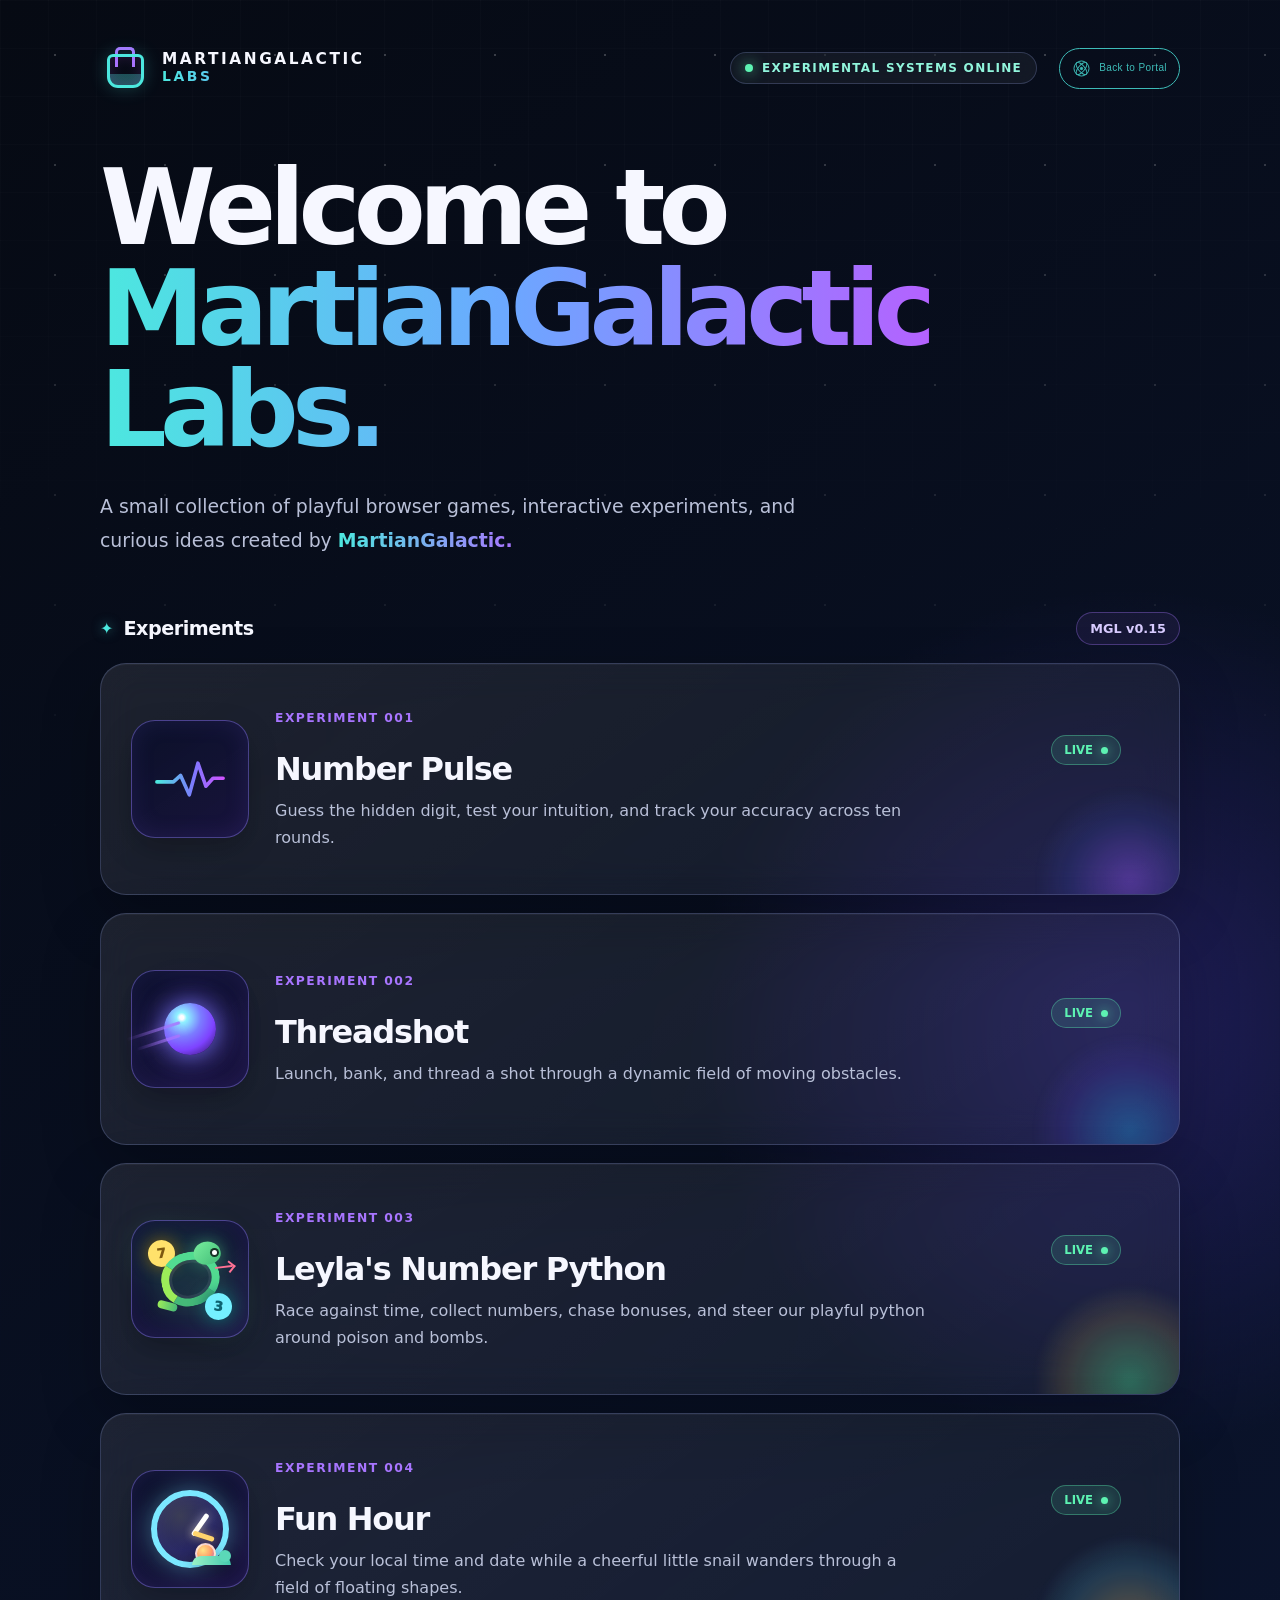
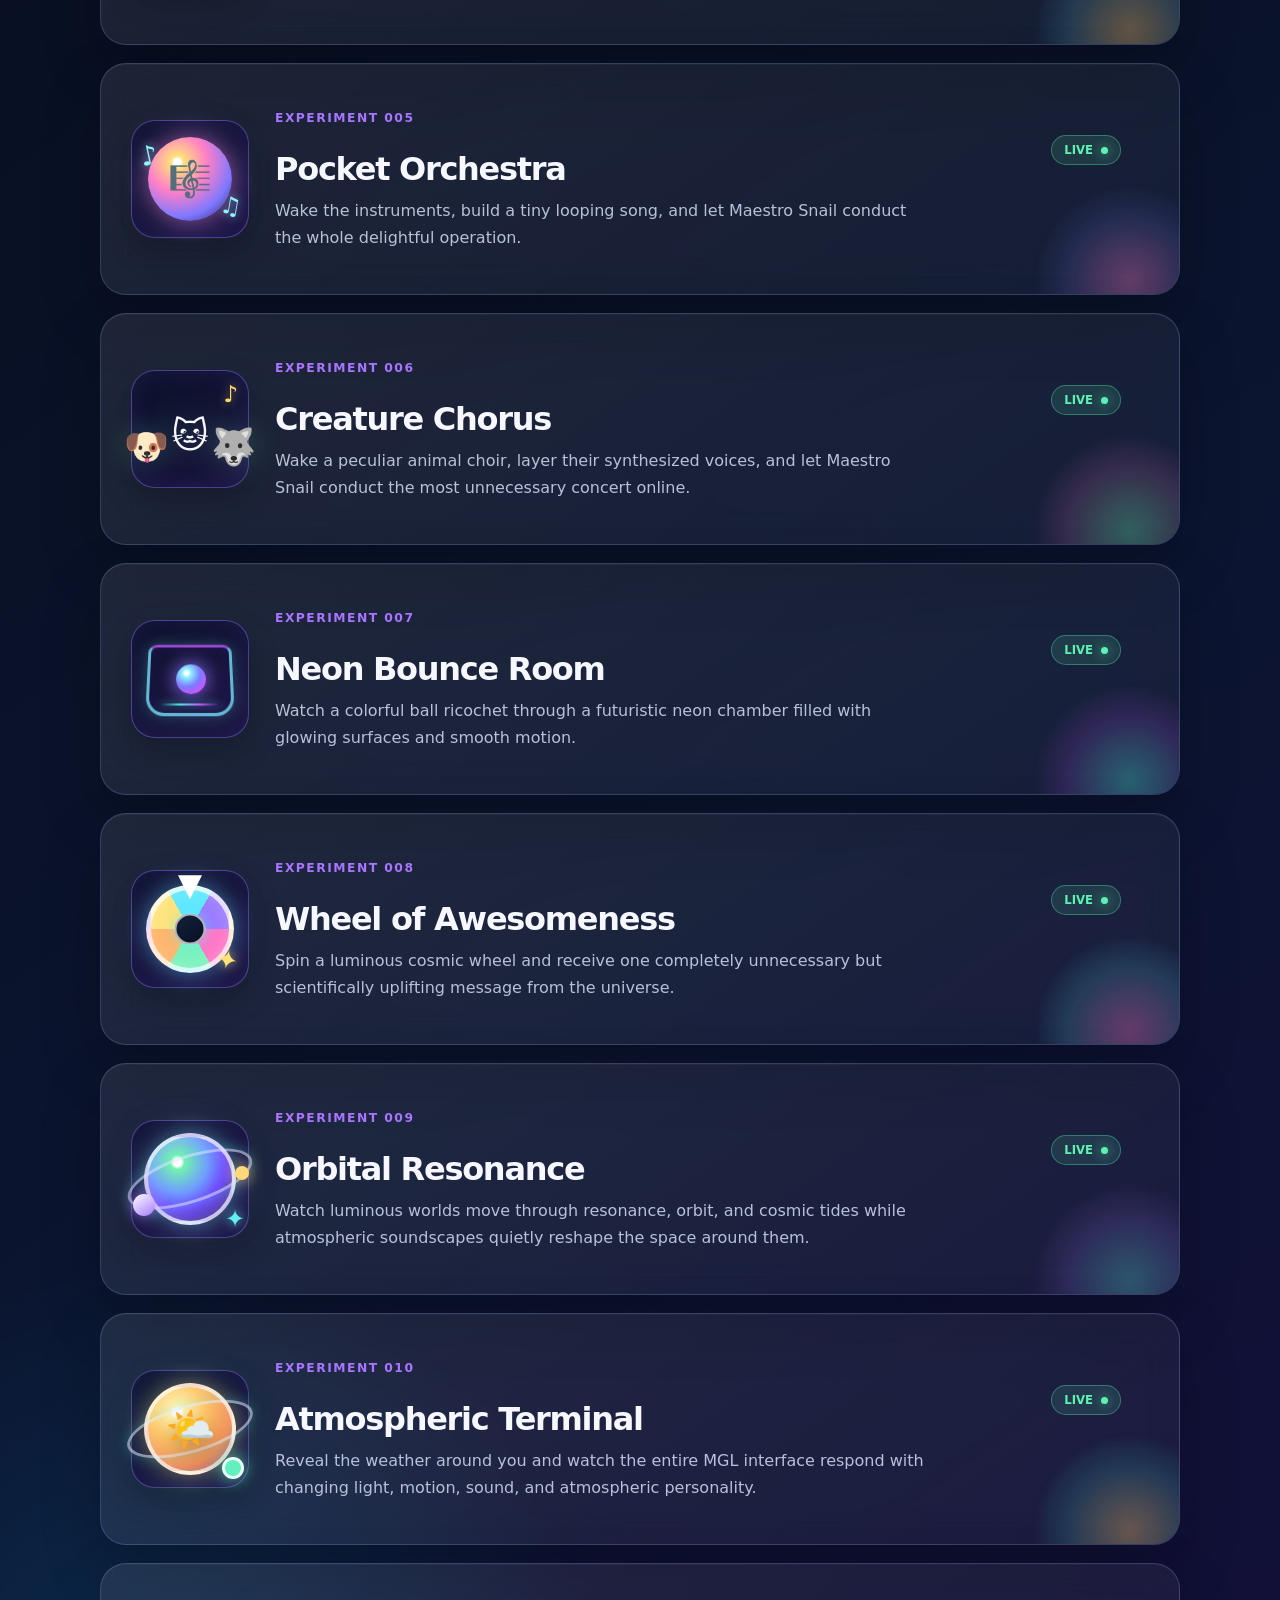
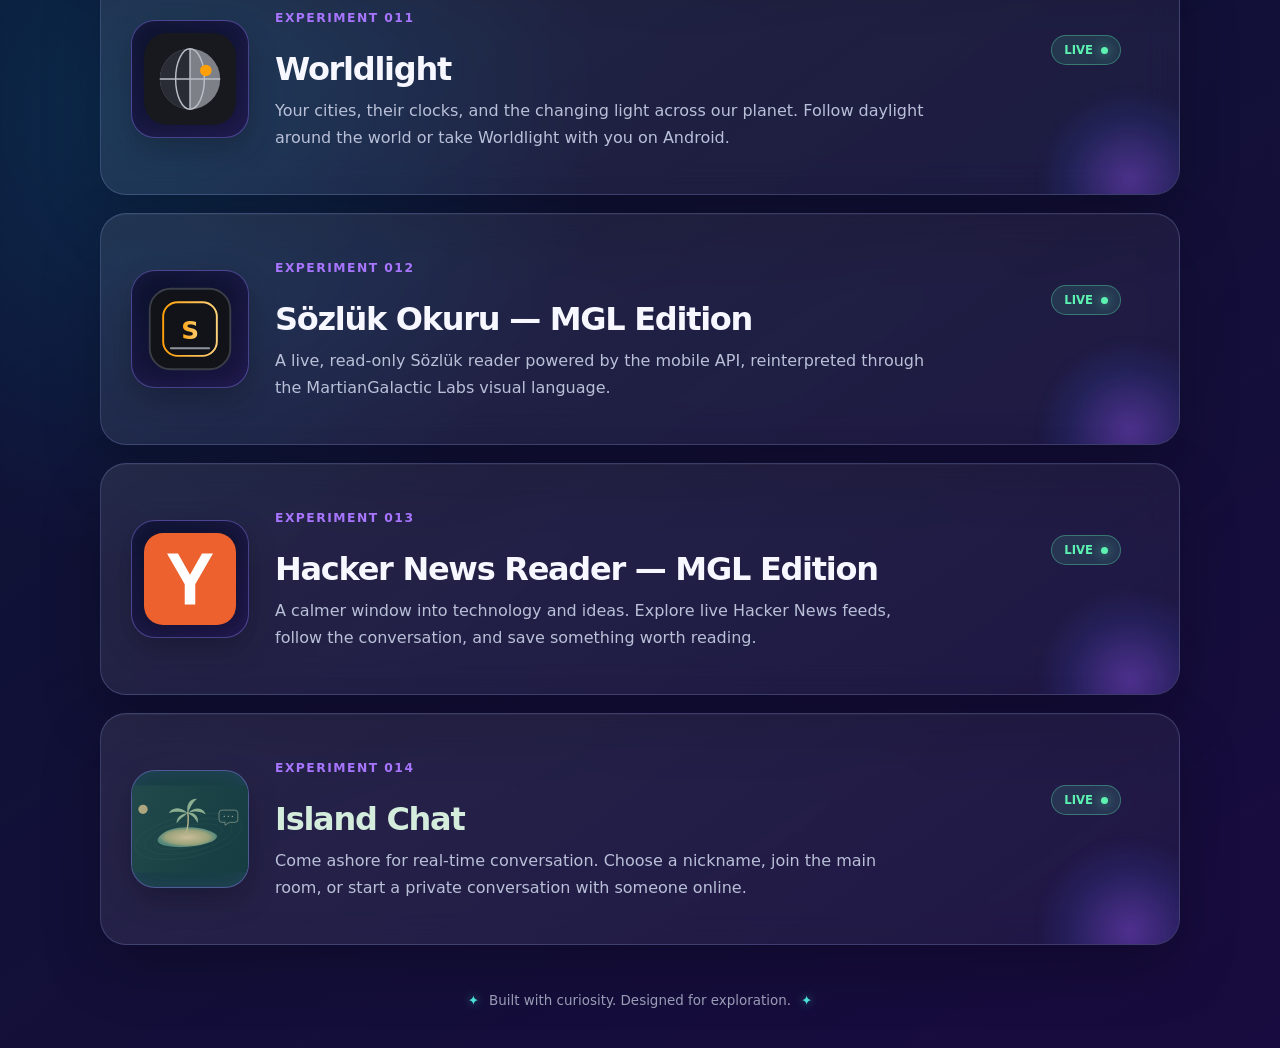
<file: index.html>
<!DOCTYPE html>
<html lang="en">
<head>
  <meta charset="UTF-8">
  <meta name="viewport" content="width=device-width, initial-scale=1.0">
  <meta name="robots" content="noindex, nofollow">
  <meta name="description" content="MartianGalactic Labs — playful browser games, interactive experiments, and curious ideas.">
  <title>MartianGalactic Labs</title>
  <style>
    :root{
      color-scheme:dark;
      --bg1:#060a13;
      --bg2:#0b1530;
      --bg3:#180b3f;
      --panel:rgba(255,255,255,.075);
      --panel-hover:rgba(255,255,255,.115);
      --border:rgba(166,180,255,.22);
      --text:#f6f7ff;
      --muted:#b9c0d8;
      --cyan:#4ce8df;
      --blue:#6ba8ff;
      --violet:#a875ff;
      --purple:#c056ff;
      --live:#5df2b2;
      --live-soft:rgba(93,242,178,.12);
    }

    *{box-sizing:border-box}
    html{min-height:100%;background:var(--bg1)}

    body{
      min-height:100vh;
      margin:0;
      overflow-x:hidden;
      font-family:Inter,ui-sans-serif,system-ui,-apple-system,BlinkMacSystemFont,"Segoe UI",sans-serif;
      color:var(--text);
      background:
        radial-gradient(circle at 88% 24%,rgba(104,69,255,.23),transparent 27rem),
        radial-gradient(circle at 12% 78%,rgba(0,203,255,.13),transparent 28rem),
        linear-gradient(145deg,var(--bg1),var(--bg2) 58%,var(--bg3));
    }

    body::before{
      content:"";
      position:fixed;
      inset:0;
      pointer-events:none;
      opacity:.8;
      background-image:
        linear-gradient(rgba(255,255,255,.025) 1px,transparent 1px),
        linear-gradient(90deg,rgba(255,255,255,.025) 1px,transparent 1px),
        radial-gradient(circle,rgba(255,255,255,.28) 0 1px,transparent 1.5px);
      background-size:48px 48px,48px 48px,110px 110px;
      mask-image:linear-gradient(to bottom,black,transparent 95%);
    }

    .page{
      position:relative;
      width:min(1080px,calc(100% - 40px));
      margin:0 auto;
      padding:44px 0 40px;
    }

    .topbar{
      display:flex;
      align-items:center;
      justify-content:space-between;
      gap:24px;
      margin-bottom:66px;
    }

    .lab-mark{
      display:flex;
      align-items:center;
      gap:14px;
    }

    .flask{
      position:relative;
      width:48px;
      height:48px;
      flex:0 0 auto;
    }

    .flask::before{
      content:"";
      position:absolute;
      left:15px;
      top:3px;
      width:14px;
      height:17px;
      border:3px solid var(--violet);
      border-bottom:0;
      border-radius:5px 5px 0 0;
    }

    .flask::after{
      content:"";
      position:absolute;
      left:7px;
      bottom:4px;
      width:31px;
      height:28px;
      border:3px solid var(--cyan);
      border-radius:6px 6px 11px 11px;
      background:linear-gradient(to top,rgba(76,232,223,.32) 0 40%,transparent 40%);
      box-shadow:0 0 18px rgba(76,232,223,.24),inset 0 0 15px rgba(192,86,255,.18);
    }

    .brand{
      display:grid;
      gap:2px;
      font-weight:900;
      letter-spacing:.16em;
      text-transform:uppercase;
      line-height:1;
    }

    .brand strong{font-size:.96rem}
    .brand span{
      font-size:.87rem;
      background:linear-gradient(90deg,var(--cyan),var(--blue),var(--violet));
      -webkit-background-clip:text;
      background-clip:text;
      color:transparent;
    }

    .eyebrow{
      display:inline-flex;
      align-items:center;
      gap:9px;
      padding:8px 14px;
      border:1px solid var(--border);
      border-radius:999px;
      background:rgba(255,255,255,.05);
      backdrop-filter:blur(14px);
      -webkit-backdrop-filter:blur(14px);
      color:#91f5dc;
      font-size:.75rem;
      font-weight:800;
      letter-spacing:.11em;
      text-transform:uppercase;
    }

    .status-dot{
      width:8px;
      height:8px;
      border-radius:50%;
      background:var(--live);
      box-shadow:0 0 14px rgba(93,242,178,.9);
    }

    .hero{margin-bottom:54px}

    h1{
      max-width:900px;
      margin:0;
      font-size:clamp(3rem,8.2vw,6.7rem);
      line-height:.96;
      letter-spacing:-.066em;
    }

    .gradient-text{
      display:block;
      background:linear-gradient(90deg,var(--cyan),var(--blue) 45%,var(--purple));
      -webkit-background-clip:text;
      background-clip:text;
      color:transparent;
    }

    .intro{
      max-width:760px;
      margin:30px 0 0;
      color:var(--muted);
      font-size:clamp(1rem,2vw,1.18rem);
      line-height:1.8;
    }

    .intro strong{
      font-weight:700;
      background:linear-gradient(90deg,var(--cyan),var(--violet));
      -webkit-background-clip:text;
      background-clip:text;
      color:transparent;
    }

    .section-heading{
      display:flex;
      align-items:center;
      justify-content:space-between;
      gap:20px;
      margin-bottom:18px;
    }

    .section-title{
      display:inline-flex;
      align-items:center;
      gap:10px;
    }

    .spark{
      color:var(--cyan);
      font-size:1rem;
      text-shadow:0 0 12px rgba(76,232,223,.55);
    }

    .section-heading h2{
      margin:0;
      font-size:1.2rem;
      letter-spacing:-.025em;
    }

    .version{
      padding:8px 13px;
      border:1px solid rgba(168,117,255,.34);
      border-radius:999px;
      background:rgba(168,117,255,.08);
      color:#d8cbff;
      font-size:.8rem;
      font-weight:700;
    }

    .games{
      display:grid;
      gap:18px;
    }

    .game-card{
      position:relative;
      display:grid;
      grid-template-columns:118px 1fr;
      gap:26px;
      align-items:center;
      min-height:232px;
      padding:30px;
      overflow:hidden;
      border:1px solid var(--border);
      border-radius:26px;
      background:linear-gradient(145deg,rgba(255,255,255,.09),rgba(255,255,255,.045));
      backdrop-filter:blur(18px);
      -webkit-backdrop-filter:blur(18px);
      color:inherit;
      text-decoration:none;
      box-shadow:0 24px 60px rgba(0,0,0,.24),inset 0 1px 0 rgba(255,255,255,.04);
      transition:transform .18s ease,background .18s ease,border-color .18s ease,box-shadow .18s ease;
    }

    .game-card:hover{
      transform:translateY(-4px);
      background:linear-gradient(145deg,rgba(255,255,255,.12),rgba(255,255,255,.06));
      border-color:rgba(168,117,255,.62);
      box-shadow:0 28px 70px rgba(0,0,0,.28),0 0 26px rgba(168,117,255,.08);
    }

    .game-card::after{
      content:"";
      position:absolute;
      right:-46px;
      bottom:-82px;
      width:190px;
      height:190px;
      border-radius:50%;
      background:radial-gradient(circle,rgba(151,88,255,.4),rgba(75,93,255,.12) 45%,transparent 70%);
      filter:blur(3px);
    }

    .threadshot::after{
      background:radial-gradient(circle,rgba(35,180,255,.32),rgba(95,75,255,.12) 48%,transparent 72%);
    }

    .game-icon{
      position:relative;
      z-index:1;
      display:grid;
      place-items:center;
      width:118px;
      aspect-ratio:1;
      border:1px solid rgba(147,127,255,.44);
      border-radius:24px;
      background:linear-gradient(145deg,rgba(11,17,41,.96),rgba(25,18,63,.86));
      box-shadow:inset 0 0 25px rgba(123,94,255,.12),0 12px 30px rgba(0,0,0,.24);
    }

    .pulse-line{
      width:72px;
      height:44px;
    }

    .pulse-line svg{
      width:100%;
      height:100%;
      overflow:visible;
    }

    .thread-orb{
      position:relative;
      width:52px;
      height:52px;
      border-radius:50%;
      background:radial-gradient(circle at 34% 28%,#fff 0 4%,#8ef4ff 10%,#7b7cff 38%,#7e42ff 64%,#26104d 100%);
      box-shadow:0 0 24px rgba(123,124,255,.85),0 0 45px rgba(126,66,255,.42);
    }

    .thread-orb::before,
    .thread-orb::after{
      content:"";
      position:absolute;
      right:36px;
      width:56px;
      height:3px;
      border-radius:999px;
      background:linear-gradient(90deg,transparent,rgba(168,117,255,.92));
      transform:rotate(-18deg);
      transform-origin:right center;
      filter:drop-shadow(0 0 5px rgba(168,117,255,.65));
    }

    .thread-orb::before{top:18px}
    .thread-orb::after{top:31px;width:46px}


    .number-python::after{
      background:radial-gradient(circle,rgba(86,255,159,.34),rgba(255,215,78,.13) 48%,transparent 72%);
    }

    .python-icon{
      position:relative;
      width:84px;
      height:84px;
      filter:drop-shadow(0 0 17px rgba(92,255,167,.35));
    }

    .python-body{
      position:absolute;
      left:13px;
      top:15px;
      width:59px;
      height:54px;
      border:8px solid #52db91;
      border-left-color:#9cec59;
      border-bottom-color:#45b978;
      border-radius:50% 48% 52% 46%;
      transform:rotate(-13deg);
      box-shadow:inset 0 0 0 3px rgba(255,255,255,.08);
    }

    .python-body::before{
      content:"";
      position:absolute;
      width:27px;
      height:23px;
      right:-14px;
      top:-14px;
      border-radius:52% 58% 48% 55%;
      background:linear-gradient(145deg,#77ed9d,#42bd78);
      box-shadow:0 0 15px rgba(83,225,144,.4);
    }

    .python-body::after{
      content:"";
      position:absolute;
      width:20px;
      height:8px;
      left:-17px;
      bottom:-6px;
      border-radius:999px;
      background:linear-gradient(90deg,#9cec59,#45b978);
      transform:rotate(28deg);
    }

    .python-eye{
      position:absolute;
      z-index:3;
      width:5px;
      height:5px;
      right:15px;
      top:13px;
      border-radius:50%;
      background:#fff;
      box-shadow:0 0 0 2px #173326;
    }

    .python-tongue{
      position:absolute;
      z-index:3;
      width:18px;
      height:2px;
      right:-1px;
      top:30px;
      border-radius:999px;
      background:#ff7295;
      transform:rotate(-7deg);
      transform-origin:left center;
    }

    .python-tongue::after{
      content:"";
      position:absolute;
      right:-1px;
      top:-3px;
      width:7px;
      height:7px;
      border-top:2px solid #ff7295;
      border-right:2px solid #ff7295;
      transform:rotate(45deg);
    }

    .python-number{
      position:absolute;
      display:grid;
      place-items:center;
      width:27px;
      height:27px;
      border-radius:50%;
      color:#08162a;
      font-size:.82rem;
      font-weight:950;
      box-shadow:0 0 16px currentColor;
    }

    .python-number.one{
      left:0;
      top:3px;
      background:#ffe16b;
      color:#7d5910;
      transform:rotate(-8deg);
    }

    .python-number.two{
      right:0;
      bottom:1px;
      background:#74f0ff;
      color:#0d6370;
      transform:rotate(8deg);
    }


    .fun-hour::after{
      background:radial-gradient(circle,rgba(255,194,102,.34),rgba(103,225,255,.14) 48%,transparent 72%);
    }

    .clock-icon{
      position:relative;
      width:78px;
      height:78px;
      border-radius:50%;
      border:6px solid #7be8ff;
      background:radial-gradient(circle at 35% 30%,rgba(255,255,255,.18),rgba(87,84,205,.3) 55%,rgba(16,19,55,.9));
      box-shadow:0 0 24px rgba(123,232,255,.4),inset 0 0 18px rgba(255,255,255,.08);
    }

    .clock-icon::before{
      content:"";
      position:absolute;
      left:35px;
      top:14px;
      width:5px;
      height:26px;
      border-radius:999px;
      background:#fff;
      transform-origin:50% 23px;
      transform:rotate(35deg);
      box-shadow:0 0 10px rgba(255,255,255,.55);
    }

    .clock-icon::after{
      content:"";
      position:absolute;
      left:36px;
      top:35px;
      width:22px;
      height:5px;
      border-radius:999px;
      background:#ffd46c;
      transform-origin:2px 50%;
      transform:rotate(18deg);
      box-shadow:0 0 10px rgba(255,212,108,.55);
    }

    .mini-snail{
      position:absolute;
      right:-8px;
      bottom:-4px;
      width:40px;
      height:24px;
      filter:drop-shadow(0 5px 7px rgba(0,0,0,.28));
    }

    .mini-snail .shell{
      position:absolute;
      left:4px;
      top:1px;
      width:21px;
      height:21px;
      border-radius:50%;
      background:radial-gradient(circle at 35% 30%,#ffe487,#ff9c68 52%,#a85ed7);
      border:2px solid rgba(255,255,255,.65);
    }

    .mini-snail .body{
      position:absolute;
      left:1px;
      right:0;
      bottom:1px;
      height:9px;
      border-radius:999px 999px 8px 8px;
      background:linear-gradient(90deg,#9af1c5,#43c9ad);
    }

    .mini-snail .head{
      position:absolute;
      right:0;
      bottom:4px;
      width:12px;
      height:12px;
      border-radius:50%;
      background:#5bd8b8;
    }


    .pocket-orchestra::after{
      background:radial-gradient(circle,rgba(255,125,200,.34),rgba(123,124,255,.14) 48%,transparent 72%);
    }

    .orchestra-icon{
      position:relative;
      width:84px;
      height:84px;
      display:grid;
      place-items:center;
      border-radius:50%;
      background:radial-gradient(circle at 35% 30%,#fff 0 4%,#ffdf7c 8%,#ff7fc7 37%,#7f78ff 68%,#26104d 100%);
      box-shadow:0 0 24px rgba(255,125,200,.5),0 0 40px rgba(123,124,255,.3);
      font-size:2.2rem;
    }

    .orchestra-icon::before,
    .orchestra-icon::after{
      position:absolute;
      color:#8ef4ff;
      text-shadow:0 0 10px rgba(142,244,255,.75);
      font-weight:900;
    }

    .orchestra-icon::before{
      content:"♪";
      left:-8px;
      top:3px;
      transform:rotate(-12deg);
      font-size:1.7rem;
    }

    .orchestra-icon::after{
      content:"♫";
      right:-10px;
      bottom:1px;
      transform:rotate(10deg);
      font-size:1.5rem;
    }

    .creature-chorus::after{
      background:radial-gradient(circle,rgba(111,240,174,.32),rgba(255,125,200,.14) 48%,transparent 72%);
    }

    .chorus-icon{
      position:relative;
      width:92px;
      height:78px;
      display:flex;
      align-items:flex-end;
      justify-content:center;
      gap:2px;
      font-size:2.25rem;
      filter:drop-shadow(0 0 14px rgba(111,240,174,.25));
    }

    .chorus-icon span:nth-child(2){
      transform:translateY(-12px);
    }

    .chorus-icon::after{
      content:"♪";
      position:absolute;
      right:-2px;
      top:-10px;
      color:#ffd76c;
      font-size:1.45rem;
      text-shadow:0 0 10px rgba(255,215,108,.65);
    }

    .neon-bounce::after{
      background:radial-gradient(circle,rgba(76,232,223,.34),rgba(192,86,255,.15) 48%,transparent 72%);
    }

    .neon-room-icon{
      position:relative;
      width:86px;
      height:72px;
      border:3px solid rgba(123,232,255,.78);
      border-top-color:rgba(192,86,255,.78);
      border-radius:9px 9px 18px 18px;
      transform:perspective(120px) rotateX(8deg);
      box-shadow:0 0 16px rgba(123,232,255,.28),inset 0 0 18px rgba(126,66,255,.14);
    }

    .neon-room-icon::before{
      content:"";
      position:absolute;
      width:30px;
      height:30px;
      left:26px;
      top:18px;
      border-radius:50%;
      background:radial-gradient(circle at 35% 30%,#fff 0 7%,#8ef4ff 15%,#7b7cff 48%,#d053ff 78%,#26104d 100%);
      box-shadow:0 0 18px rgba(123,124,255,.8),0 0 30px rgba(208,83,255,.45);
    }

    .neon-room-icon::after{
      content:"";
      position:absolute;
      left:10px;
      right:10px;
      bottom:7px;
      height:2px;
      background:linear-gradient(90deg,transparent,#4ce8df,#c056ff,transparent);
      box-shadow:0 0 8px rgba(76,232,223,.65);
    }

    .wheel-awesomeness::after{
  background:
    radial-gradient(
      circle,
      rgba(255,118,200,.34),
      rgba(94,232,255,.15) 48%,
      transparent 72%
    );
}

.awesome-wheel-icon{
  position:relative;
  width:88px;
  height:88px;
  border-radius:50%;
  background:
    conic-gradient(
      from -30deg,
      #5ee8ff 0deg 60deg,
      #9b7bff 60deg 120deg,
      #ff76c8 120deg 180deg,
      #7bf2bd 180deg 240deg,
      #ffb56b 240deg 300deg,
      #ffe37a 300deg 360deg
    );
  border:5px solid rgba(255,255,255,.75);
  box-shadow:
    0 0 22px rgba(94,232,255,.42),
    0 0 38px rgba(155,123,255,.24),
    inset 0 0 18px rgba(255,255,255,.18);
}

.awesome-wheel-icon::before{
  content:"";
  position:absolute;
  left:50%;
  top:50%;
  width:27px;
  height:27px;
  border-radius:50%;
  background:
    linear-gradient(
      145deg,
      #15213d,
      #080f21
    );
  border:2px solid rgba(255,255,255,.68);
  box-shadow:
    0 0 13px rgba(94,232,255,.58);
  transform:translate(-50%,-50%);
}

.awesome-wheel-icon::after{
  content:"";
  position:absolute;
  left:50%;
  top:-15px;
  width:24px;
  height:24px;
  background:#fff;
  clip-path:
    polygon(
      0 0,
      100% 0,
      50% 100%
    );
  transform:translateX(-50%);
  filter:
    drop-shadow(
      0 4px 7px
      rgba(0,0,0,.38)
    );
}

.awesome-wheel-spark{
  position:absolute;
  right:-9px;
  bottom:-5px;
  color:#ffe37a;
  font-size:1.65rem;
  line-height:1;
  text-shadow:
    0 0 12px rgba(255,227,122,.8);
  transform:rotate(12deg);
}


    .orbital-resonance::after{
      background:
        radial-gradient(
          circle,
          rgba(99,240,238,.28),
          rgba(166,121,255,.14) 48%,
          transparent 73%
        );
    }

    .orbital-icon{
      position:relative;
      width:92px;
      height:92px;
      border-radius:50%;
      background:
        radial-gradient(
          circle at 35% 30%,
          #fff 0 5%,
          #71f1b0 9%,
          #6f9cff 38%,
          #6e4cff 58%,
          #251556 100%
        );
      border:4px solid rgba(255,255,255,.72);
      box-shadow:
        0 0 22px rgba(99,240,238,.42),
        0 0 40px rgba(166,121,255,.28),
        inset 0 0 18px rgba(255,255,255,.18);
    }

    .orbital-icon::before{
      content:"";
      position:absolute;
      left:50%;
      top:50%;
      width:124px;
      height:42px;
      border:3px solid rgba(220,230,255,.56);
      border-radius:50%;
      transform:translate(-50%,-50%) rotate(-18deg);
      box-shadow:0 0 14px rgba(99,240,238,.28);
    }

    .orbital-icon::after{
      content:"";
      position:absolute;
      right:-17px;
      top:29px;
      width:14px;
      height:14px;
      border-radius:50%;
      background:#ffd878;
      box-shadow:0 0 16px rgba(255,216,120,.9);
    }

    .orbital-moon{
      position:absolute;
      left:-15px;
      bottom:5px;
      width:22px;
      height:22px;
      border-radius:50%;
      background:linear-gradient(145deg,#fff,#a679ff);
      box-shadow:0 0 16px rgba(166,121,255,.78);
    }

    .orbital-spark{
      position:absolute;
      right:-13px;
      bottom:-10px;
      color:#63f0ee;
      font-size:1.5rem;
      line-height:1;
      text-shadow:0 0 12px rgba(99,240,238,.92);
    }


    .atmospheric-terminal::after{
      background:
        radial-gradient(
          circle,
          rgba(255,205,112,.34),
          rgba(76,232,223,.14) 48%,
          transparent 73%
        );
    }

    .weather-icon{
      position:relative;
      width:92px;
      height:92px;
      border-radius:50%;
      background:
        radial-gradient(circle at 35% 30%,#fff 0 5%,#fff3b0 9%,#ffc968 34%,#f18b55 67%,#5b3d72 100%);
      border:4px solid rgba(255,255,255,.72);
      box-shadow:
        0 0 22px rgba(255,205,112,.42),
        0 0 40px rgba(76,232,223,.22),
        inset 0 0 18px rgba(255,255,255,.18);
    }

    .weather-icon::before{
      content:"";
      position:absolute;
      left:50%;
      top:50%;
      width:124px;
      height:42px;
      border:3px solid rgba(220,240,255,.54);
      border-radius:50%;
      transform:translate(-50%,-50%) rotate(-16deg);
      box-shadow:0 0 14px rgba(76,232,223,.25);
    }

    .weather-icon::after{
      content:"🌤️";
      position:absolute;
      inset:0;
      display:grid;
      place-items:center;
      font-size:2.55rem;
      filter:drop-shadow(0 7px 10px rgba(0,0,0,.28));
    }

    .weather-signal{
      position:absolute;
      right:-12px;
      bottom:-8px;
      width:22px;
      height:22px;
      border-radius:50%;
      background:#63f0c1;
      border:3px solid rgba(255,255,255,.85);
      box-shadow:0 0 17px rgba(99,240,193,.9);
    }

    .game-content{
      position:relative;
      z-index:1;
      min-width:0;
    }

    .game-number{
      color:var(--violet);
      font-size:.77rem;
      font-weight:900;
      letter-spacing:.12em;
      text-transform:uppercase;
    }

    .game-card h3{
      margin:24px 0 10px;
      font-size:clamp(1.55rem,4vw,2rem);
      letter-spacing:-.04em;
    }

    .game-card p{
      max-width:650px;
      margin:0;
      color:var(--muted);
      line-height:1.65;
    }

    .tag{
      position:absolute;
      top:28px;
      right:28px;
      z-index:2;
      display:inline-flex;
      align-items:center;
      gap:8px;
      padding:7px 12px;
      border:1px solid rgba(93,242,178,.36);
      border-radius:999px;
      color:var(--live);
      background:var(--live-soft);
      font-size:.73rem;
      font-weight:800;
      text-transform:uppercase;
    }

    .tag::after{
      content:"";
      width:7px;
      height:7px;
      border-radius:50%;
      background:var(--live);
      box-shadow:0 0 12px rgba(93,242,178,.8);
    }

    footer{
      display:flex;
      justify-content:center;
      align-items:center;
      gap:10px;
      margin-top:34px;
      padding-top:14px;
      color:rgba(214,219,239,.72);
      font-size:.84rem;
      text-align:center;
    }

    footer::before,
    footer::after{
      content:"✦";
      color:var(--cyan);
      text-shadow:0 0 10px rgba(76,232,223,.6);
    }

    @media(max-width:760px){
      .page{
        width:min(100% - 28px,1080px);
        padding-top:28px;
      }

      .topbar{
        align-items:flex-start;
        margin-bottom:52px;
      }

      .brand strong{font-size:.83rem}
      .brand span{font-size:.78rem}

      .eyebrow{
        max-width:54%;
        justify-content:center;
        text-align:center;
        font-size:.64rem;
        line-height:1.35;
      }

      .hero{margin-bottom:46px}
      .intro{margin-top:24px}

      .game-card{
        grid-template-columns:1fr;
        gap:22px;
        padding:26px;
      }

      .game-icon{width:104px}
      .tag{top:24px;right:24px}
      .game-card h3{margin-top:18px}
    }

    @media(max-width:520px){
      .topbar{
        display:grid;
        gap:18px;
      }

      .eyebrow{
        max-width:none;
        justify-self:stretch;
      }

      .section-heading{align-items:end}
      .game-card{min-height:0}
      .game-icon{width:96px}
    }

    @media(prefers-reduced-motion:reduce){
      *{
        scroll-behavior:auto!important;
        transition:none!important;
      }
    }
  .portal-return{display:inline-flex;align-items:center;gap:8px;flex-shrink:0;text-decoration:none;font:500 10px/1.2 Arial,Helvetica,sans-serif;letter-spacing:.04em;padding:10px 12px;border:1px solid currentColor;border-radius:24px;opacity:.8;transition:opacity .2s,background .2s}.portal-return:hover{opacity:1;background:#ffffff0c}.portal-return:focus-visible{outline:2px solid currentColor;outline-offset:4px}.portal-return svg{flex-shrink:0}.topbar-right{display:flex;align-items:center;justify-content:flex-end;gap:22px;flex-wrap:wrap}.portal-return{color:var(--cyan)}@media(max-width:760px){.topbar-right{gap:12px;justify-content:flex-start}}@media(max-width:520px){.topbar-right{width:100%;justify-content:space-between}.topbar-right .eyebrow{font-size:8px;letter-spacing:.08em}.portal-return{font-size:9px;padding:8px 10px}}
.island-icon{overflow:hidden;border-radius:24px;background:#173f43;aspect-ratio:1}.island-icon .island-scene{width:150%;height:100%;max-width:none;flex-shrink:0}.island-chat:hover{border-color:#9bc8ad}.island-chat .game-content h3{color:#d4ecdc}
</style>
</head>
<body>
  <main class="page">
    <header class="topbar">
      <div class="lab-mark" aria-label="MartianGalactic Labs">
        <div class="flask" aria-hidden="true"></div>
        <div class="brand">
          <strong>MartianGalactic</strong>
          <span>Labs</span>
        </div>
      </div>

<div class="topbar-right">      <div class="eyebrow">
        <span class="status-dot"></span>
        Experimental systems online
      </div><a class="portal-return" href="https://portal.investilogiusa.com/" aria-label="Back to InvestilogiUSA Portal"><svg viewBox="0 0 24 24" width="19" height="19" fill="none" stroke="currentColor" stroke-width="1.25" aria-hidden="true"><circle cx="12" cy="12" r="9.5"/><ellipse cx="12" cy="12" rx="4" ry="9.5" transform="rotate(40 12 12)"/><ellipse cx="12" cy="12" rx="4" ry="9.5" transform="rotate(-40 12 12)"/><circle cx="12" cy="12" r="1.5" fill="currentColor"/></svg><span>Back to Portal</span></a></div>
    </header>

    <section class="hero">
      <h1>
        Welcome to
        <span class="gradient-text">MartianGalactic Labs.</span>
      </h1>

      <p class="intro">
        A small collection of playful browser games,
        interactive experiments, and curious ideas
        created by <strong>MartianGalactic.</strong>
      </p>
    </section>

    <section aria-labelledby="experiments-title">
      <div class="section-heading">
        <div class="section-title">
          <span class="spark" aria-hidden="true">✦</span>
          <h2 id="experiments-title">Experiments</h2>
        </div>

        <span class="version">MGL v0.15</span>
      </div>

      <div class="games">
        <a class="game-card" href="./games/number-pulse/" aria-label="Launch Number Pulse">
          <div class="game-icon" aria-hidden="true">
            <div class="pulse-line">
              <svg viewBox="0 0 100 60">
                <defs>
                  <linearGradient id="pulseGradient" x1="0" x2="1">
                    <stop offset="0%" stop-color="#4ce8df"/>
                    <stop offset="55%" stop-color="#7d79ff"/>
                    <stop offset="100%" stop-color="#d053ff"/>
                  </linearGradient>
                </defs>
                <polyline
                  points="4,34 27,34 37,25 49,52 61,8 72,40 82,29 96,29"
                  fill="none"
                  stroke="url(#pulseGradient)"
                  stroke-width="5"
                  stroke-linecap="round"
                  stroke-linejoin="round"
                />
              </svg>
            </div>
          </div>

          <div class="game-content">
            <span class="game-number">Experiment 001</span>
            <span class="tag">Live</span>
            <h3>Number Pulse</h3>
            <p>
              Guess the hidden digit, test your intuition,
              and track your accuracy across ten rounds.
            </p>
          </div>
        </a>

        <a class="game-card threadshot" href="./games/threadshot/" aria-label="Launch Threadshot">
          <div class="game-icon" aria-hidden="true">
            <div class="thread-orb"></div>
          </div>

          <div class="game-content">
            <span class="game-number">Experiment 002</span>
            <span class="tag">Live</span>
            <h3>Threadshot</h3>
            <p>
              Launch, bank, and thread a shot through
              a dynamic field of moving obstacles.
            </p>
          </div>
        </a>

        <a class="game-card number-python" href="./games/leyla-number-python/" aria-label="Launch Leyla's Number Python">
          <div class="game-icon" aria-hidden="true">
            <div class="python-icon">
              <span class="python-number one">7</span>
              <div class="python-body"></div>
              <span class="python-eye"></span>
              <span class="python-tongue"></span>
              <span class="python-number two">3</span>
            </div>
          </div>

          <div class="game-content">
            <span class="game-number">Experiment 003</span>
            <span class="tag">Live</span>
            <h3>Leyla's Number Python</h3>
            <p>
              Race against time, collect numbers, chase bonuses,
              and steer our playful python around poison and bombs.
            </p>
          </div>
        </a>

        <a class="game-card fun-hour" href="./games/fun-hour/" aria-label="Launch Fun Hour">
          <div class="game-icon" aria-hidden="true">
            <div class="clock-icon">
              <div class="mini-snail">
                <span class="shell"></span>
                <span class="body"></span>
                <span class="head"></span>
              </div>
            </div>
          </div>

          <div class="game-content">
            <span class="game-number">Experiment 004</span>
            <span class="tag">Live</span>
            <h3>Fun Hour</h3>
            <p>
              Check your local time and date while a cheerful little snail
              wanders through a field of floating shapes.
            </p>
          </div>
        </a>

        <a class="game-card pocket-orchestra" href="./games/pocket-orchestra/" aria-label="Launch Pocket Orchestra">
          <div class="game-icon" aria-hidden="true">
            <div class="orchestra-icon">🎼</div>
          </div>

          <div class="game-content">
            <span class="game-number">Experiment 005</span>
            <span class="tag">Live</span>
            <h3>Pocket Orchestra</h3>
            <p>
              Wake the instruments, build a tiny looping song,
              and let Maestro Snail conduct the whole delightful operation.
            </p>
          </div>
        </a>

        <a class="game-card creature-chorus" href="./games/creature-chorus/" aria-label="Launch Creature Chorus">
          <div class="game-icon" aria-hidden="true">
            <div class="chorus-icon">
              <span>🐶</span>
              <span>🐱</span>
              <span>🐺</span>
            </div>
          </div>

          <div class="game-content">
            <span class="game-number">Experiment 006</span>
            <span class="tag">Live</span>
            <h3>Creature Chorus</h3>
            <p>
              Wake a peculiar animal choir, layer their synthesized voices,
              and let Maestro Snail conduct the most unnecessary concert online.
            </p>
          </div>
        </a>

        <a class="game-card neon-bounce" href="./games/neon-bounce-room/" aria-label="Launch Neon Bounce Room">
          <div class="game-icon" aria-hidden="true">
            <div class="neon-room-icon"></div>
          </div>

          <div class="game-content">
            <span class="game-number">Experiment 007</span>
            <span class="tag">Live</span>
            <h3>Neon Bounce Room</h3>
            <p>
              Watch a colorful ball ricochet through a futuristic neon chamber
              filled with glowing surfaces and smooth motion.
            </p>
          </div>
        </a>
<a
          class="game-card wheel-awesomeness"
          href="./games/wheel-of-awesomeness/"
          aria-label="Launch Wheel of Awesomeness"
        >
          <div class="game-icon" aria-hidden="true">
            <div class="awesome-wheel-icon">
              <span class="awesome-wheel-spark">✦</span>
            </div>
          </div>

          <div class="game-content">
            <span class="game-number">Experiment 008</span>
            <span class="tag">Live</span>

            <h3>Wheel of Awesomeness</h3>

            <p>
              Spin a luminous cosmic wheel and receive one completely
              unnecessary but scientifically uplifting message from the universe.
            </p>
          </div>
        </a>
        
        <a
          class="game-card orbital-resonance"
          href="./games/orbital-resonance/"
          aria-label="Launch Orbital Resonance"
        >
          <div class="game-icon" aria-hidden="true">
            <div class="orbital-icon">
              <span class="orbital-moon"></span>
              <span class="orbital-spark">✦</span>
            </div>
          </div>

          <div class="game-content">
            <span class="game-number">Experiment 009</span>
            <span class="tag">Live</span>

            <h3>Orbital Resonance</h3>

            <p>
              Watch luminous worlds move through resonance, orbit,
              and cosmic tides while atmospheric soundscapes quietly
              reshape the space around them.
            </p>
          </div>
        </a>

        <a
          class="game-card atmospheric-terminal"
          href="./games/atmospheric-terminal/"
          aria-label="Launch Atmospheric Terminal"
        >
          <div class="game-icon" aria-hidden="true">
            <div class="weather-icon">
              <span class="weather-signal"></span>
            </div>
          </div>

          <div class="game-content">
            <span class="game-number">Experiment 010</span>
            <span class="tag">Live</span>

            <h3>Atmospheric Terminal</h3>

            <p>
              Reveal the weather around you and watch the entire MGL interface
              respond with changing light, motion, sound, and atmospheric personality.
            </p>
          </div>
        </a>


        <a class="game-card" href="./games/worldlight/" aria-label="Launch Worldlight">
          <div class="game-icon" aria-hidden="true">
            <img src="./games/worldlight/icon.svg" width="92" height="92" alt="">
          </div>
          <div class="game-content">
            <span class="game-number">Experiment 011</span>
            <span class="tag">Live</span>
            <h3>Worldlight</h3>
            <p>Your cities, their clocks, and the changing light across our planet.
              Follow daylight around the world or take Worldlight with you on Android.</p>
          </div>
        </a>

        <a class="game-card" href="./experiments/sozluk-okuru/" aria-label="Open Sözlük Okuru — MGL Edition">
          <div class="game-icon" aria-hidden="true">
            <img src="./experiments/sozluk-okuru/icon.svg" width="92" height="92" alt="">
          </div>
          <div class="game-content">
            <span class="game-number">Experiment 012</span>
            <span class="tag">Live</span>
            <h3>Sözlük Okuru — MGL Edition</h3>
            <p>
              A live, read-only Sözlük reader powered by the mobile API,
              reinterpreted through the MartianGalactic Labs visual language.
            </p>
          </div>
        </a>

        <a class="game-card" href="./experiments/hacker-news-reader/" aria-label="Open Hacker News Reader — MGL Edition">
          <div class="game-icon" aria-hidden="true">
            <img src="./experiments/hacker-news-reader/icon.svg" width="92" height="92" alt="">
          </div>
          <div class="game-content">
            <span class="game-number">Experiment 013</span>
            <span class="tag">Live</span>
            <h3>Hacker News Reader — MGL Edition</h3>
            <p>A calmer window into technology and ideas. Explore live Hacker News feeds,
              follow the conversation, and save something worth reading.</p>
          </div>
        </a>


        <a class="game-card island-chat" href="https://island.investilogiusa.com/" aria-label="Open Island Chat">
          <div class="game-icon island-icon" aria-hidden="true"><svg class="island-scene" viewBox="0 0 600 300" fill="none" aria-hidden="true"><defs><linearGradient id="sea" x2="600" y2="300" gradientUnits="userSpaceOnUse"><stop stop-color="#244c4d"/><stop offset="1" stop-color="#123a40"/></linearGradient><radialGradient id="shore"><stop stop-color="#cabd97"/><stop offset=".72" stop-color="#9ba37b"/><stop offset="1" stop-color="#52877c"/></radialGradient></defs><path fill="url(#sea)" d="M0 0h600v300H0z"/><g stroke="#b8c9aa" stroke-opacity=".16"><ellipse cx="294" cy="176" rx="189" ry="71" transform="rotate(-12 294 176)"/><ellipse cx="294" cy="176" rx="153" ry="54" transform="rotate(-12 294 176)"/><ellipse cx="294" cy="176" rx="119" ry="37" transform="rotate(-12 294 176)"/></g><path d="M197 173c20-20 55-30 93-29 47 0 75 9 97 22 13 8 5 20-16 29-34 14-107 24-154 13-26-6-38-18-20-35Z" fill="url(#shore)"/><path d="M285 173c8-28 12-54 7-81" stroke="#b6b48a" stroke-width="5" stroke-linecap="round"/><path d="M292 95c-31-27-57-16-65 0 26-8 42-3 65 0Zm0 0c-8-39 17-51 32-49-18 16-21 28-32 49Zm0 0c34-30 58-12 62 5-22-13-39-12-62-5Zm0 0c28-5 40 20 34 34-8-18-21-26-34-34Zm0 0c-25 2-39 18-38 35 9-13 23-22 38-35Z" fill="#8cae91"/><path d="M410 85h45a10 10 0 0 1 10 10v22a10 10 0 0 1-10 10h-19l-15 10v-10h-11a10 10 0 0 1-10-10V95a10 10 0 0 1 10-10Z" stroke="#d7d9bd" stroke-width="1.5"/><g fill="#d7d9bd"><circle cx="418" cy="106" r="2"/><circle cx="432" cy="106" r="2"/><circle cx="446" cy="106" r="2"/></g><circle cx="138" cy="82" r="16" fill="#d2bf8b" opacity=".8"/></svg></div>
          <div class="game-content"><span class="game-number">Experiment 014</span><span class="tag">Live</span><h3>Island Chat</h3><p>Come ashore for real-time conversation. Choose a nickname, join the main room, or start a private conversation with someone online.</p></div>
        </a>
      </div>
    </section>

    <footer>
      Built with curiosity. Designed for exploration.
    </footer>
  </main>
</body>
</html>
</file>
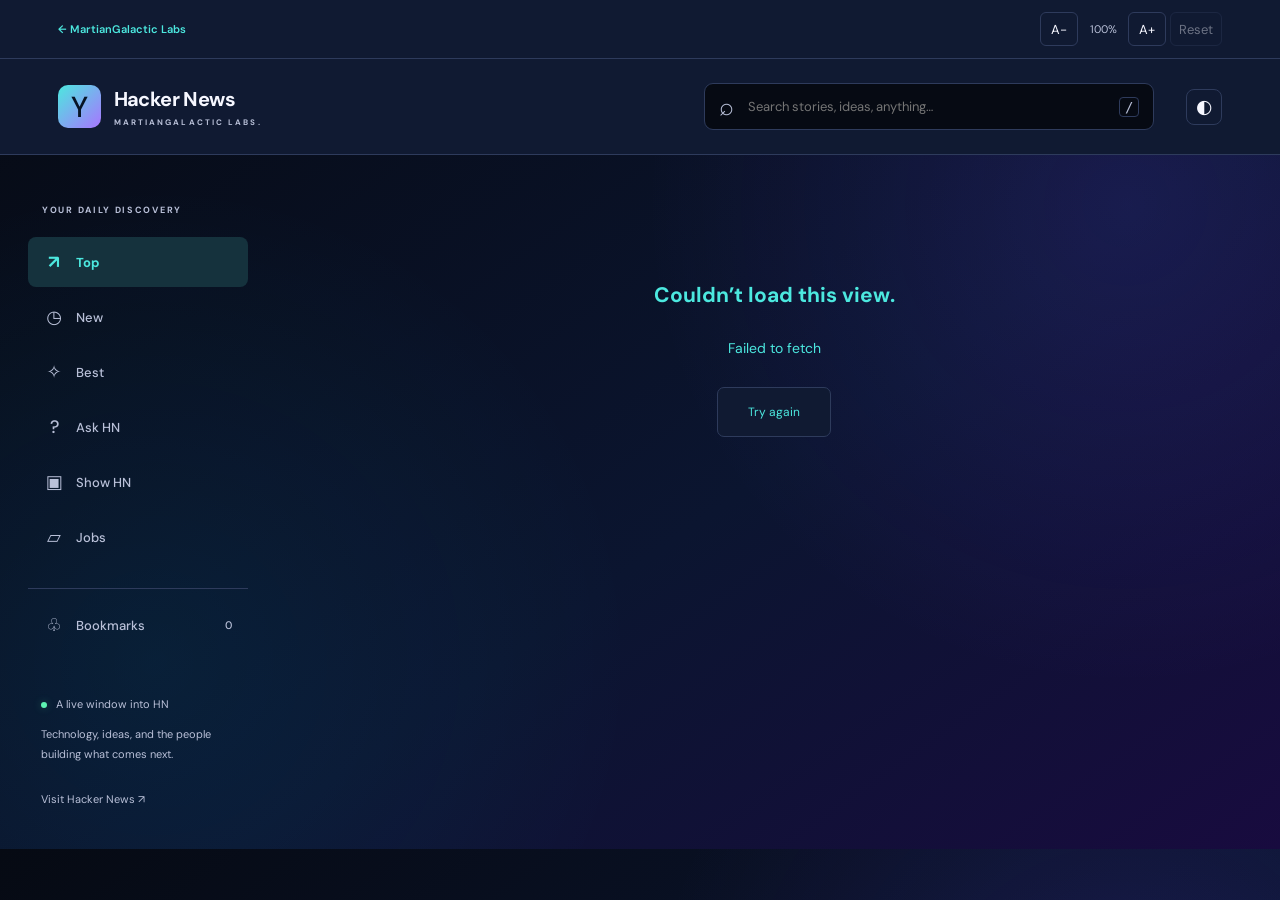
<file: experiments/hacker-news-reader/index.html>
<!doctype html><html lang="en"><head><meta charset="utf-8"><meta name="viewport" content="width=device-width,initial-scale=1"><meta name="theme-color" content="#0b1530"><meta name="description" content="A calmer way to read Hacker News. Live stories, thoughtful conversations, and your own reading list."><link rel="manifest" href="manifest.webmanifest"><link rel="icon" href="icon.svg"><title>Hacker News Reader — MGL Edition</title><link rel="stylesheet" href="style.css"><link rel="stylesheet" href="mgl.css"><style>
.reader-size{display:flex;align-items:center;gap:4px;flex-shrink:0}
.reader-size button{min-width:38px;min-height:34px;padding:5px 8px;border:1px solid var(--line);border-radius:6px;background:var(--panel);color:var(--ink);font-size:13px}
.reader-size button:disabled{opacity:.4;cursor:default}
.reader-size output{min-width:42px;text-align:center;font-size:11px;font-variant-numeric:tabular-nums}
:root{--reader-scale:1}
.story-title{font-size:calc(16px * var(--reader-scale))}
.prose{font-size:calc(14px * var(--reader-scale))}
.meta,.domain{font-size:calc(10px * var(--reader-scale))}
.comment summary{font-size:calc(11px * var(--reader-scale))}
.detail h1{font-size:calc(27px * var(--reader-scale))}
@media(max-width:850px){.story-title{font-size:calc(14px * var(--reader-scale))}}
@media(max-width:600px){.prose{font-size:calc(13px * var(--reader-scale))}.detail h1{font-size:calc(23px * var(--reader-scale))}.labs-bar{gap:8px;flex-wrap:wrap}}
</style></head><body><div class="labs-bar"><a href="../../">← MartianGalactic Labs</a><div class="reader-size" role="group" aria-label="Reading text size"><button type="button" id="text-smaller" aria-label="Decrease text size" title="Smaller text">A−</button><output id="text-size" aria-live="polite" aria-label="Current text size">100%</output><button type="button" id="text-larger" aria-label="Increase text size" title="Larger text">A+</button><button type="button" id="text-reset" aria-label="Reset text size" title="Reset text size">Reset</button></div></div><header><a class="brand" href="#top"><b>Y</b><span>Hacker News<small>MARTIANGALACTIC LABS.</small></span></a><form id="search"><span aria-hidden="true">⌕</span><input aria-label="Search Hacker News" placeholder="Search stories, ideas, anything…" id="query"><kbd>/</kbd></form><button id="theme" class="icon" aria-label="Toggle dark mode">◐</button></header><div class="shell"><aside><div class="nav-label">YOUR DAILY DISCOVERY</div><nav id="nav"></nav><div class="aside-note"><span class="live-dot"></span> A live window into HN<p>Technology, ideas, and the people building what comes next.</p></div><a class="source-link" href="https://news.ycombinator.com" target="_blank" rel="noopener">Visit Hacker News ↗</a></aside><main id="main" tabindex="-1"></main></div><div id="toast" role="status"></div><script>
(()=>{const levels=[0.875,1,1.125,1.25,1.375,1.5,1.625,1.75];let scale=1;try{const stored=Number(localStorage.getItem('mgl-hn-text-size'));if(levels.includes(stored))scale=stored}catch{}
const smaller=document.getElementById('text-smaller'),larger=document.getElementById('text-larger'),reset=document.getElementById('text-reset'),output=document.getElementById('text-size');
function apply(){document.documentElement.style.setProperty('--reader-scale',scale);output.textContent=Math.round(scale*100)+'%';smaller.disabled=scale===levels[0];larger.disabled=scale===levels[levels.length-1];reset.disabled=scale===1;try{localStorage.setItem('mgl-hn-text-size',String(scale))}catch{}}
smaller.onclick=()=>{scale=levels[Math.max(0,levels.indexOf(scale)-1)];apply()};larger.onclick=()=>{scale=levels[Math.min(levels.length-1,levels.indexOf(scale)+1)];apply()};reset.onclick=()=>{scale=1;apply()};apply()})();
</script><script src="app.js"></script></body></html>
</file>
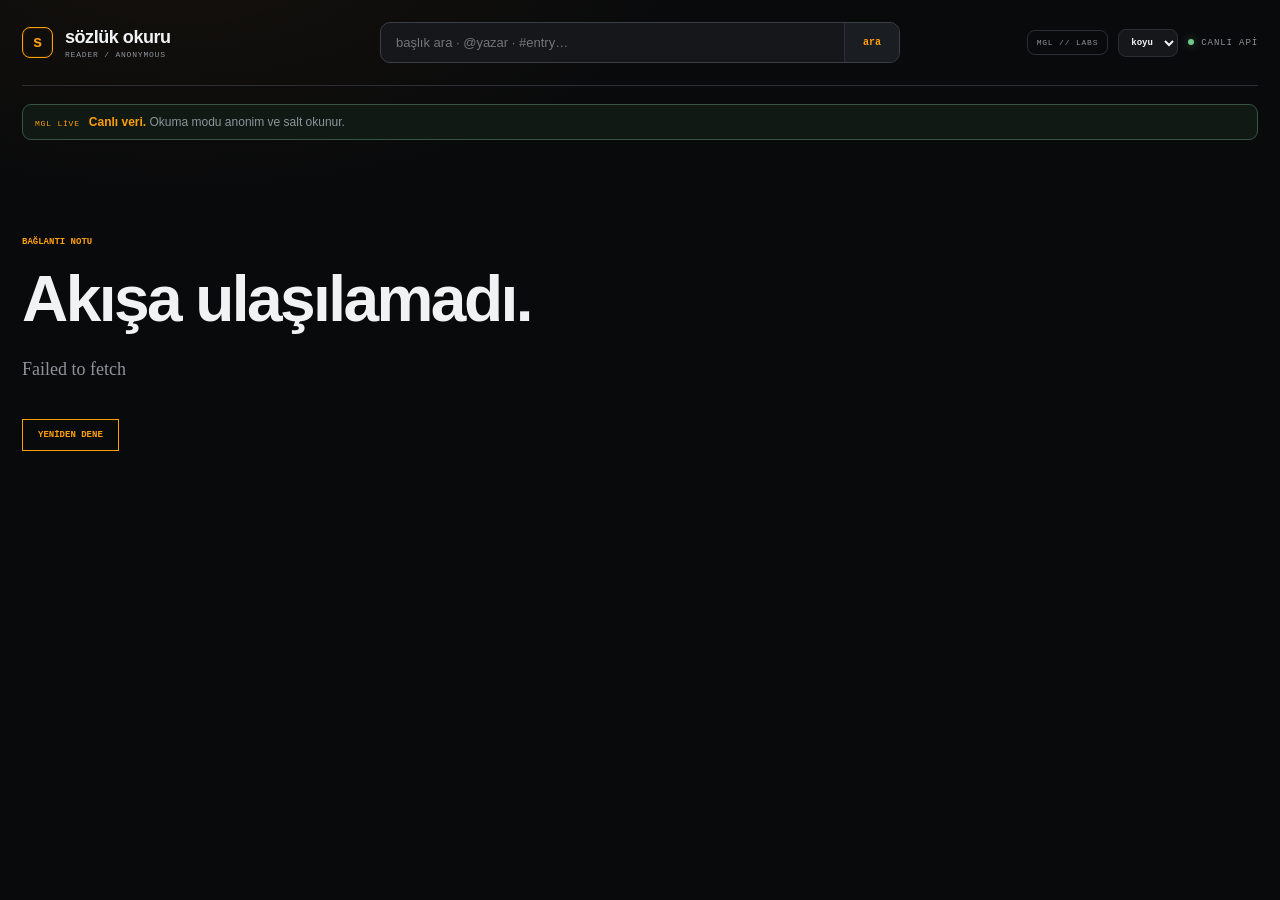
<file: experiments/sozluk-okuru/index.html>
<!doctype html>
<html lang="tr" data-theme="dark">
<head>
  <meta charset="utf-8">
  <meta name="viewport" content="width=device-width,initial-scale=1,viewport-fit=cover">
  <meta name="theme-color" content="#090a0c">
  <meta name="robots" content="noindex,nofollow">
  <title>Sözlük Okuru — MartianGalactic Labs</title>
  <meta name="description" content="Sözlük Okuru için MartianGalactic Labs tasarım önizlemesi.">
  <link rel="stylesheet" href="style.css?v=5">
</head>
<body>
  <main id="app"></main>
  <script src="app.js?v=7"></script>
</body>
</html>
</file>
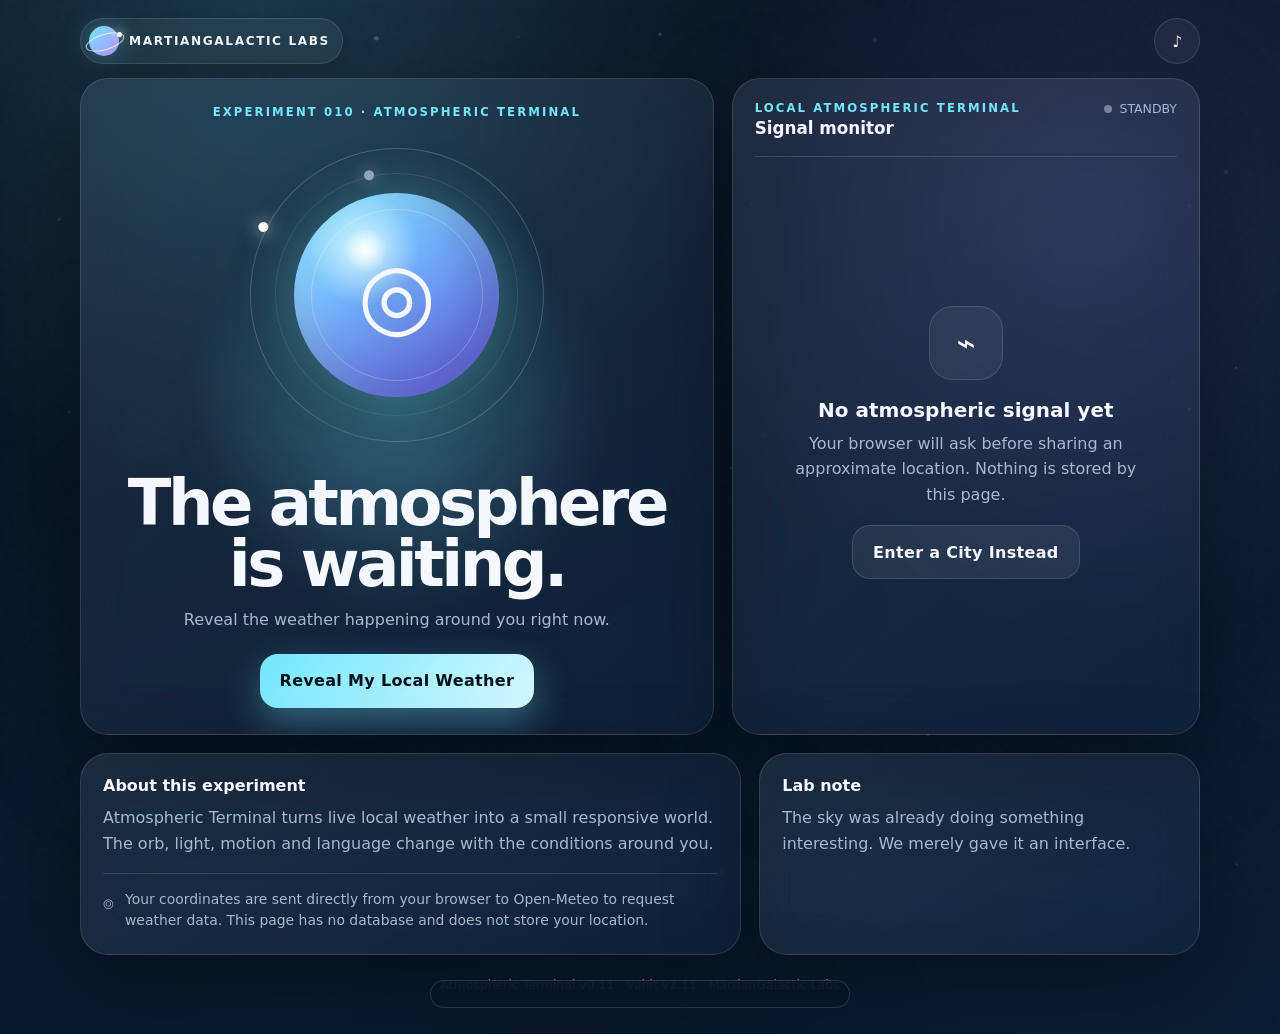
<file: games/atmospheric-terminal/index.html>
<!doctype html>
<html lang="en">
<head>
<meta charset="utf-8">
<meta name="viewport" content="width=device-width,initial-scale=1,viewport-fit=cover">
<meta name="theme-color" content="#07111f">
<meta name="description" content="Atmospheric Terminal — a location-aware weather experiment by MartianGalactic Labs.">
<title>Atmospheric Terminal v0.11 — MartianGalactic Labs</title>
<style>
:root{--bg:#07111f;--bg2:#0b1d34;--text:#f5f8ff;--muted:#aab8cc;--line:rgba(255,255,255,.13);--glass:rgba(10,24,43,.64);--glass2:rgba(8,20,37,.88);--accent:#72e7ff;--accent2:#b895ff;--glow:rgba(114,231,255,.34);--shadow:0 30px 90px rgba(0,0,0,.38);--orb1:#6ee7ff;--orb2:#7b6dff;--orb3:#d8f7ff;--wind-x:0px}
*{box-sizing:border-box}html{scroll-behavior:smooth}body{margin:0;min-height:100vh;overflow-x:hidden;color:var(--text);background:radial-gradient(circle at 20% 0%,color-mix(in srgb,var(--accent) 18%,transparent),transparent 35%),radial-gradient(circle at 85% 20%,color-mix(in srgb,var(--accent2) 14%,transparent),transparent 32%),linear-gradient(160deg,var(--bg),var(--bg2));font-family:Inter,ui-sans-serif,system-ui,-apple-system,BlinkMacSystemFont,"Segoe UI",sans-serif;transition:background 1.2s ease}
button,input{font:inherit}button{color:inherit}a{color:inherit}#weatherCanvas,.lightning,.noise{position:fixed;inset:0;pointer-events:none}#weatherCanvas{z-index:0;opacity:.78}.noise{z-index:1;opacity:.035;background-image:url("data:image/svg+xml,%3Csvg viewBox='0 0 180 180' xmlns='http://www.w3.org/2000/svg'%3E%3Cfilter id='n'%3E%3CfeTurbulence type='fractalNoise' baseFrequency='.8' numOctaves='3' stitchTiles='stitch'/%3E%3C/filter%3E%3Crect width='100%25' height='100%25' filter='url(%23n)' opacity='.55'/%3E%3C/svg%3E")}.lightning{z-index:2;background:white;opacity:0;mix-blend-mode:screen}.lightning.flash{animation:flash .5s ease}@keyframes flash{0%,100%{opacity:0}9%{opacity:.26}17%{opacity:.03}25%{opacity:.14}38%{opacity:0}}
.app{position:relative;z-index:3;width:min(1120px,calc(100% - 28px));margin:auto;padding:18px 0 42px}.topbar{display:flex;justify-content:space-between;align-items:center;gap:12px;margin-bottom:14px}.mgl-logo{display:inline-flex;align-items:center;gap:10px;text-decoration:none;min-height:46px;padding:7px 12px 7px 8px;border:1px solid var(--line);border-radius:999px;background:rgba(255,255,255,.055);backdrop-filter:blur(18px);box-shadow:0 10px 30px rgba(0,0,0,.18)}.planet-mark{position:relative;width:30px;height:30px;border-radius:50%;background:linear-gradient(135deg,var(--accent),var(--accent2));box-shadow:0 0 24px var(--glow)}.planet-mark:before{content:"";position:absolute;width:38px;height:14px;left:-4px;top:8px;border:1.5px solid rgba(255,255,255,.75);border-radius:50%;transform:rotate(-17deg)}.planet-mark:after{content:"";position:absolute;width:5px;height:5px;right:-3px;top:6px;border-radius:50%;background:#fff;box-shadow:0 0 10px #fff}.logo-text{font-weight:850;letter-spacing:.13em;font-size:.76rem}.icon-btn{display:grid;place-items:center;width:46px;height:46px;border:1px solid var(--line);border-radius:50%;background:rgba(255,255,255,.055);backdrop-filter:blur(18px);cursor:pointer;transition:.2s}.icon-btn:hover{transform:translateY(-2px);background:rgba(255,255,255,.1)}
.icon-btn:focus-visible,.primary-btn:focus-visible,.secondary-btn:focus-visible,.tab:focus-visible,input:focus-visible{outline:3px solid color-mix(in srgb,var(--accent) 65%,white);outline-offset:3px}
.hero{display:grid;grid-template-columns:minmax(0,1.15fr) minmax(300px,.85fr);gap:18px}.panel{border:1px solid var(--line);border-radius:28px;background:linear-gradient(145deg,rgba(255,255,255,.09),rgba(255,255,255,.035));backdrop-filter:blur(22px) saturate(130%);box-shadow:var(--shadow)}.orb-panel{min-height:590px;display:flex;flex-direction:column;align-items:center;justify-content:center;padding:26px;overflow:hidden;position:relative;isolation:isolate}.orb-panel:before{content:"";position:absolute;width:430px;height:430px;border-radius:50%;background:radial-gradient(circle,var(--glow),transparent 68%);filter:blur(16px);animation:breathe 6s ease-in-out infinite;z-index:-1}@keyframes breathe{50%{transform:scale(1.09);opacity:.7}}
.eyebrow{font-size:.73rem;font-weight:800;letter-spacing:.18em;text-transform:uppercase;color:var(--accent);margin-bottom:12px;text-align:center}.orb-wrap{position:relative;width:min(320px,74vw);aspect-ratio:1;display:grid;place-items:center;margin:4px auto 18px;transform:translateX(var(--wind-x));transition:transform .9s cubic-bezier(.2,.8,.2,1)}.orbit{position:absolute;inset:4%;border:1px solid rgba(255,255,255,.2);border-radius:50%;transform:rotate(-18deg);animation:orbitSpin 18s linear infinite}.orbit:after{content:"";position:absolute;width:10px;height:10px;top:12%;left:12%;border-radius:50%;background:#fff;box-shadow:0 0 18px #fff}.orbit.two{inset:12%;transform:rotate(32deg);animation-duration:25s;animation-direction:reverse;opacity:.55}@keyframes orbitSpin{to{transform:rotate(342deg)}}.orb{position:relative;width:64%;aspect-ratio:1;border-radius:50%;display:grid;place-items:center;background:radial-gradient(circle at 35% 28%,rgba(255,255,255,.92),transparent 11%),radial-gradient(circle at 34% 28%,var(--orb3),transparent 28%),linear-gradient(145deg,var(--orb1),var(--orb2));box-shadow:inset -25px -28px 60px rgba(0,0,40,.28),inset 16px 14px 40px rgba(255,255,255,.22),0 0 55px var(--glow),0 25px 70px rgba(0,0,0,.35);animation:floatOrb 5.2s ease-in-out infinite;transition:1s}.orb:before{content:"";position:absolute;inset:8%;border-radius:50%;border:1px solid rgba(255,255,255,.24)}.orb-symbol{font-size:clamp(3.4rem,8vw,5.6rem);filter:drop-shadow(0 8px 18px rgba(0,0,0,.25));user-select:none}@keyframes floatOrb{50%{transform:translateY(-11px) rotate(1.5deg)}}
.hero-copy{text-align:center}.hero-copy h1{
  margin:0;
  font-size:clamp(2rem,5vw,4.4rem);
  line-height:.96;
  letter-spacing:-.055em;

  max-width:720px;
  width:100%;

  overflow-wrap:anywhere;
  word-break:break-word;
}.status-line{min-height:26px;margin:12px 0 20px;color:var(--muted);line-height:1.5}.primary-btn,.secondary-btn{border:0;cursor:pointer;min-height:54px;border-radius:18px;padding:0 20px;font-weight:850;letter-spacing:.02em;transition:.2s}.primary-btn{color:#04101a;background:linear-gradient(135deg,var(--accent),#fff 140%);box-shadow:0 14px 35px var(--glow)}.secondary-btn{background:rgba(255,255,255,.07);border:1px solid var(--line);color:var(--text)}.primary-btn:hover,.secondary-btn:hover{transform:translateY(-2px);filter:brightness(1.06)}.primary-btn:disabled{opacity:.58;cursor:wait;transform:none}
.data-panel{padding:22px;min-height:590px;display:flex;flex-direction:column}.terminal-head{display:flex;align-items:flex-start;justify-content:space-between;gap:10px;padding-bottom:18px;border-bottom:1px solid var(--line)}.terminal-head h2{margin:3px 0 0;font-size:1.05rem}.signal{display:flex;align-items:center;gap:7px;color:var(--muted);font-size:.78rem;white-space:nowrap}.signal-dot{width:8px;height:8px;border-radius:50%;background:#79869a}.signal.live .signal-dot{background:#77ffc7;box-shadow:0 0 14px #77ffc7}.signal.loading .signal-dot{background:#ffe58b;box-shadow:0 0 14px #ffe58b;animation:blink 1s infinite}@keyframes blink{50%{opacity:.3}}
.empty-state{flex:1;display:grid;place-items:center;text-align:center;padding:24px 4px 8px}.empty-state-inner{max-width:360px}.empty-icon{width:74px;height:74px;margin:0 auto 18px;display:grid;place-items:center;border-radius:24px;border:1px solid var(--line);background:rgba(255,255,255,.055);font-size:2rem}.empty-state h3{margin:0 0 9px;font-size:1.25rem}.empty-state p{margin:0;color:var(--muted);line-height:1.6}.weather-data{display:none}.weather-data.visible{display:block}.current{padding:22px 0 16px;display:grid;grid-template-columns:1fr auto;gap:14px;align-items:end}.location-name{font-size:.83rem;color:var(--accent);text-transform:uppercase;letter-spacing:.13em;font-weight:800;margin-bottom:7px}.condition-title{font-size:clamp(1.55rem,3vw,2.4rem);line-height:1.04;font-weight:900;letter-spacing:-.035em}.temperature{font-size:clamp(4rem,9vw,6.6rem);font-weight:900;letter-spacing:-.08em;line-height:.78;white-space:nowrap}.temperature sup{font-size:.28em;vertical-align:top;margin-left:5px;letter-spacing:0}.metrics{display:grid;grid-template-columns:repeat(2,1fr);gap:10px;margin-bottom:16px}.metric{min-height:82px;padding:13px;border-radius:18px;border:1px solid var(--line);background:rgba(255,255,255,.045)}.metric-label{color:var(--muted);font-size:.72rem;text-transform:uppercase;letter-spacing:.1em}.metric-value{margin-top:8px;font-weight:850;font-size:1.1rem}.tabs{display:grid;grid-template-columns:repeat(3,1fr);gap:8px;margin:4px 0 12px}.tab{min-height:42px;border:1px solid var(--line);border-radius:14px;background:transparent;color:var(--muted);cursor:pointer;font-weight:750}.tab.active{background:rgba(255,255,255,.095);color:var(--text);border-color:color-mix(in srgb,var(--accent) 45%,var(--line))}.forecast-strip{display:grid;grid-auto-flow:column;grid-auto-columns:minmax(92px,1fr);overflow-x:auto;gap:8px;padding-bottom:6px;scrollbar-width:thin}.forecast-card{min-height:110px;padding:12px 9px;text-align:center;border-radius:16px;border:1px solid var(--line);background:rgba(255,255,255,.04)}.forecast-time{font-size:.7rem;color:var(--muted);font-weight:700}.forecast-icon{font-size:1.65rem;margin:8px 0 4px}.forecast-temp{font-weight:850}.forecast-sub{font-size:.68rem;color:var(--muted);margin-top:4px}
.manual{display:none;margin-top:14px;padding-top:14px;border-top:1px solid var(--line)}.manual.visible{display:block}.search-row{display:flex;gap:8px}.search-row input{min-width:0;flex:1;min-height:48px;border-radius:15px;border:1px solid var(--line);background:rgba(0,0,0,.18);color:var(--text);padding:0 14px}.below{display:grid;grid-template-columns:1.2fr .8fr;gap:18px;margin-top:18px}.about-panel,.lab-note{padding:22px}.about-panel h3,.lab-note h3{margin:0 0 10px;font-size:1rem}.about-panel p,.lab-note p{margin:0;color:var(--muted);line-height:1.65}.privacy-row{display:flex;gap:11px;align-items:flex-start;margin-top:15px;padding-top:15px;border-top:1px solid var(--line);color:var(--muted);font-size:.87rem;line-height:1.55}.privacy-row span:first-child{font-size:1.15rem}footer{padding:22px 4px 0;text-align:center;color:var(--muted);font-size:.78rem}.toast{position:fixed;z-index:10;left:50%;bottom:22px;transform:translate(-50%,130px);width:min(420px,calc(100% - 28px));padding:13px 16px;text-align:center;border:1px solid var(--line);border-radius:16px;background:var(--glass2);backdrop-filter:blur(20px);box-shadow:var(--shadow);transition:transform .35s}.toast.show{transform:translate(-50%,0)}
body[data-weather="clear-day"]{--bg:#0b2b52;--bg2:#155789;--accent:#8cf3ff;--accent2:#ffd56c;--orb1:#ffe98a;--orb2:#ff9a50;--orb3:#fffbe0;--glow:rgba(255,207,92,.45)}body[data-weather="clear-night"]{--bg:#030716;--bg2:#0a1230;--accent:#9fd7ff;--accent2:#a48eff;--orb1:#d9e8ff;--orb2:#7180b8;--orb3:#fff;--glow:rgba(165,197,255,.35)}body[data-weather="cloud"]{--bg:#182635;--bg2:#34485a;--accent:#c5e6f7;--accent2:#9daec0;--orb1:#dce8ef;--orb2:#8396a7;--orb3:#fff;--glow:rgba(201,229,242,.25)}body[data-weather="rain"]{--bg:#061421;--bg2:#123349;--accent:#65d3ff;--accent2:#7096ff;--orb1:#73d5ff;--orb2:#355eaa;--orb3:#eafaff;--glow:rgba(74,179,255,.35)}body[data-weather="storm"]{--bg:#090a18;--bg2:#24203b;--accent:#d2bcff;--accent2:#6c76ff;--orb1:#c8b2ff;--orb2:#4b4e98;--orb3:#fff;--glow:rgba(144,116,255,.38)}body[data-weather="snow"]{--bg:#263744;--bg2:#55768b;--accent:#f1fbff;--accent2:#bfe8ff;--orb1:#fff;--orb2:#a7d9ed;--orb3:#fff;--glow:rgba(229,250,255,.42)}body[data-weather="fog"]{--bg:#2c3339;--bg2:#59646b;--accent:#ecf6f8;--accent2:#bec8ca;--orb1:#eff5f6;--orb2:#a8b3b5;--orb3:#fff;--glow:rgba(230,245,245,.24)}
@media(max-width:820px){.hero,.below{grid-template-columns:1fr}.orb-panel,.data-panel{min-height:auto}.orb-panel{padding:22px 16px 24px}.data-panel{padding:18px}}@media(max-width:560px){body{
    overflow-x:hidden;
}.hero-copy h1{
    font-size:clamp(2rem,10vw,3.1rem);
}.app{width:min(100% - 20px,1120px);padding-top:10px}.topbar{margin-bottom:10px}.logo-text{font-size:.67rem}.mgl-logo{min-height:42px;padding-right:10px}.planet-mark{width:27px;height:27px}.icon-btn{width:42px;height:42px}.panel{border-radius:22px}.orb-panel{min-height:540px}.orb-wrap{width:min(270px,74vw);margin-bottom:10px}.eyebrow{margin-bottom:7px}.hero-copy h1{font-size:clamp(2.15rem,12vw,3.45rem)}.status-line{margin:9px 0 15px;font-size:.92rem}.primary-btn,.secondary-btn{min-height:52px;width:100%}.current{padding-top:18px}.metric{min-height:74px;padding:11px}.temperature{font-size:4.5rem}.about-panel,.lab-note{padding:17px 16px;border-radius:20px}.below{gap:12px;margin-top:12px}.search-row{flex-direction:column}footer{padding-top:16px}}@media(prefers-reduced-motion:reduce){*,*:before,*:after{animation-duration:.001ms!important;animation-iteration-count:1!important;scroll-behavior:auto!important}#weatherCanvas{display:none}}

/* v0.11 mobile width containment fix */
html, body{
  width:100%;
  max-width:100%;
  overflow-x:hidden;
}

.app,
.hero,
.hero > *,
.panel,
.orb-panel,
.data-panel,
.weather-data,
.current,
.current > *,
.metrics,
.tabs,
.forecast-strip{
  min-width:0;
  max-width:100%;
}

.hero{
  width:100%;
}

.orb-panel,
.data-panel{
  width:100%;
  overflow:hidden;
}

.hero-copy{
  width:100%;
  min-width:0;
  max-width:100%;
}

.hero-copy h1{
  max-width:100%;
  white-space:normal;
  overflow-wrap:break-word;
}

.weather-data{
  width:100%;
  overflow:hidden;
}

.forecast-strip{
  width:100%;
  overflow-x:auto;
  overflow-y:hidden;
  overscroll-behavior-x:contain;
  -webkit-overflow-scrolling:touch;
}

.location-name,
.condition-title,
.metric-value{
  overflow-wrap:anywhere;
}

@media(max-width:560px){
  .current{
    grid-template-columns:minmax(0,1fr) auto;
  }

  .temperature{
    font-size:clamp(3.5rem,18vw,4.5rem);
  }
}

</style>
</head>
<body data-weather="idle">
<canvas id="weatherCanvas" aria-hidden="true"></canvas><div class="lightning" id="lightning"></div><div class="noise"></div>
<main class="app">
<header class="topbar"><a class="mgl-logo" href="https://mglabs.investilogiusa.com/" aria-label="Back to MartianGalactic Labs"><span class="planet-mark"></span><span class="logo-text">MARTIANGALACTIC LABS</span></a><button class="icon-btn" id="soundButton" type="button" aria-label="Toggle sound">♪</button></header>
<section class="hero">
<article class="panel orb-panel">
<div class="eyebrow">Experiment 010 · Atmospheric Terminal</div>
<div class="orb-wrap" aria-hidden="true"><div class="orbit"></div><div class="orbit two"></div><div class="orb"><span class="orb-symbol" id="orbSymbol">◎</span></div></div>
<div class="hero-copy"><h1 id="mainHeadline">The atmosphere is waiting.</h1><div class="status-line" id="heroStatus">Reveal the weather happening around you right now.</div><button class="primary-btn" id="locateButton" type="button">Reveal My Local Weather</button></div>
</article>
<aside class="panel data-panel" aria-live="polite">
<div class="terminal-head"><div><div class="eyebrow" style="text-align:left;margin:0">Local atmospheric terminal</div><h2>Signal monitor</h2></div><div class="signal" id="signal"><span class="signal-dot"></span><span id="signalText">STANDBY</span></div></div>
<div class="empty-state" id="emptyState"><div class="empty-state-inner"><div class="empty-icon">⌁</div><h3>No atmospheric signal yet</h3><p>Your browser will ask before sharing an approximate location. Nothing is stored by this page.</p><button class="secondary-btn" id="manualToggle" type="button" style="margin-top:18px">Enter a City Instead</button></div></div>
<div class="weather-data" id="weatherData">
<div class="current"><div><div class="location-name" id="locationName">Local coordinates</div><div class="condition-title" id="conditionTitle">Atmosphere detected</div></div><div class="temperature"><span id="temperature">--</span><sup>°C</sup></div></div>
<div class="metrics"><div class="metric"><div class="metric-label">Feels like</div><div class="metric-value" id="feelsLike">--°</div></div><div class="metric"><div class="metric-label">Wind</div><div class="metric-value" id="wind">-- km/h</div></div><div class="metric"><div class="metric-label">Humidity</div><div class="metric-value" id="humidity">--%</div></div><div class="metric"><div class="metric-label">Precipitation</div><div class="metric-value" id="precipitation">-- mm</div></div></div>
<div class="tabs"><button class="tab active" type="button" data-tab="hours">Next hours</button><button class="tab" type="button" data-tab="days">Next days</button><button class="tab" type="button" data-tab="details">Details</button></div><div class="forecast-strip" id="forecastStrip"></div>
</div>
<div class="manual" id="manualSearch"><div class="search-row"><input id="cityInput" type="search" autocomplete="off" placeholder="City or town" aria-label="City or town"><button class="secondary-btn" id="cityButton" type="button">Find Signal</button></div></div>
</aside>
</section>
<section class="below"><article class="panel about-panel"><h3>About this experiment</h3><p>Atmospheric Terminal turns live local weather into a small responsive world. The orb, light, motion and language change with the conditions around you.</p><div class="privacy-row"><span>⌾</span><span>Your coordinates are sent directly from your browser to Open-Meteo to request weather data. This page has no database and does not store your location.</span></div></article><article class="panel lab-note"><h3>Lab note</h3><p>The sky was already doing something interesting. We merely gave it an interface.</p></article></section>
<footer>Atmospheric Terminal v0.11 · Vahit v2.11 · MartianGalactic Labs</footer>
</main><div class="toast" id="toast" role="status"></div>
<script>
(()=>{"use strict";
const F="https://api.open-meteo.com/v1/forecast",G="https://geocoding-api.open-meteo.com/v1/search",$=s=>document.querySelector(s),$$=s=>[...document.querySelectorAll(s)];
const locate=$("#locateButton"),manual=$("#manualSearch"),city=$("#cityInput"),cityBtn=$("#cityButton"),empty=$("#emptyState"),dataEl=$("#weatherData"),strip=$("#forecastStrip"),lightning=$("#lightning"),toast=$("#toast");
let latest=null,tab="hours",audioOn=false,audioCtx=null,audioNodes=[],stormTimer=null;
const W={0:["Clear sky","clear","☀️","🌙"],1:["Mostly clear","clear","🌤️","🌙"],2:["Partly cloudy","cloud","⛅","☁️"],3:["Overcast","cloud","☁️","☁️"],45:["Fog","fog","🌫️","🌫️"],48:["Icy fog","fog","🌫️","🌫️"],51:["Light drizzle","rain","🌦️","🌧️"],53:["Drizzle","rain","🌦️","🌧️"],55:["Heavy drizzle","rain","🌧️","🌧️"],56:["Freezing drizzle","rain","🌧️","🌧️"],57:["Heavy freezing drizzle","rain","🌧️","🌧️"],61:["Light rain","rain","🌦️","🌧️"],63:["Rain","rain","🌧️","🌧️"],65:["Heavy rain","rain","🌧️","🌧️"],66:["Freezing rain","rain","🌧️","🌧️"],67:["Heavy freezing rain","rain","🌧️","🌧️"],71:["Light snow","snow","🌨️","🌨️"],73:["Snow","snow","🌨️","🌨️"],75:["Heavy snow","snow","❄️","❄️"],77:["Snow grains","snow","❄️","❄️"],80:["Light showers","rain","🌦️","🌧️"],81:["Showers","rain","🌧️","🌧️"],82:["Violent showers","storm","⛈️","⛈️"],85:["Snow showers","snow","🌨️","🌨️"],86:["Heavy snow showers","snow","❄️","❄️"],95:["Thunderstorm","storm","⛈️","⛈️"],96:["Thunderstorm with hail","storm","⛈️","⛈️"],99:["Severe thunderstorm","storm","⛈️","⛈️"]};
const H={clearDay:["The sky is cooperating.","Solar optimism detected.","Your corner of Earth is glowing."],clearNight:["Your corner of Earth is currently dark.","The night shift has begun.","Moonlight protocol active."],cloud:["The sky is thinking about it.","Cloud architecture detected.","The atmosphere has installed a soft ceiling."],rain:["The clouds have begun transmitting.","Water is falling from the sky again.","Atmospheric percussion detected."],storm:["Atmospheric drama detected.","The sky has activated special effects.","Electrical opinions are forming overhead."],snow:["The atmosphere is releasing confetti.","Frozen signals descending.","The sky has selected quiet mode."],fog:["Visibility has left the building.","The horizon is temporarily unavailable.","The atmosphere is withholding details."]};
const info=(code,day=1)=>{const x=W[code]||W[3];return{label:x[0],family:x[1],icon:day?x[2]:x[3]}},pick=a=>a[Math.floor(Math.random()*a.length)];
function signal(mode,text){$("#signal").className="signal"+(mode?" "+mode:"");$("#signalText").textContent=text}function pop(m){toast.textContent=m;toast.classList.add("show");clearTimeout(pop.t);pop.t=setTimeout(()=>toast.classList.remove("show"),3300)}
function loading(on,msg="Locating atmospheric signal…"){locate.disabled=cityBtn.disabled=on;locate.textContent=on?"Scanning the Atmosphere…":"Refresh Local Weather";$("#heroStatus").textContent=msg;if(on)signal("loading","SCANNING")}
async function weather(lat,lon,label="Local coordinates"){const p=new URLSearchParams({latitude:lat,longitude:lon,current:"temperature_2m,relative_humidity_2m,apparent_temperature,is_day,precipitation,weather_code,cloud_cover,wind_speed_10m,wind_direction_10m,wind_gusts_10m",hourly:"temperature_2m,apparent_temperature,precipitation_probability,weather_code,is_day,wind_speed_10m",daily:"weather_code,temperature_2m_max,temperature_2m_min,precipitation_probability_max,sunrise,sunset,wind_speed_10m_max",timezone:"auto",forecast_days:"7"}),r=await fetch(F+"?"+p);if(!r.ok)throw Error("Weather service returned "+r.status);latest=await r.json();latest._label=label;render(latest)}
function locateMe(){if(!navigator.geolocation){pop("This browser cannot provide a location signal.");manual.classList.add("visible");return}loading(true);navigator.geolocation.getCurrentPosition(async p=>{try{const{latitude,longitude,accuracy}=p.coords;await weather(latitude,longitude,`Local signal · ±${Math.max(1,Math.round(accuracy/1000))} km`)}catch(e){fail(e)}},e=>{fail(Error({1:"Location permission was declined. The city terminal is ready instead.",2:"Your location signal could not be determined.",3:"The location scan timed out."}[e.code]||"Location signal unavailable."));manual.classList.add("visible")},{enableHighAccuracy:false,timeout:12000,maximumAge:300000})}
async function findCity(){const q=city.value.trim();if(q.length<2)return pop("Enter at least two letters of a city.");loading(true,`Searching the planetary directory for ${q}…`);try{const r=await fetch(G+"?"+new URLSearchParams({name:q,count:"1",language:"en",format:"json"})),j=await r.json();if(!j.results?.length)throw Error("No matching city signal found.");const p=j.results[0];await weather(p.latitude,p.longitude,[p.name,p.admin1,p.country].filter(Boolean).join(" · "))}catch(e){fail(e)}}
function fail(e){console.error(e);loading(false);signal("","SIGNAL LOST");$("#mainHeadline").textContent="The atmosphere remains mysterious.";$("#heroStatus").textContent=e.message||"Weather signal unavailable.";pop(e.message||"Something interrupted the atmospheric signal.")}
function render(d){loading(false);signal("live","LIVE");empty.style.display="none";dataEl.classList.add("visible");const c=d.current,i=info(c.weather_code,c.is_day),theme=i.family==="clear"?(c.is_day?"clear-day":"clear-night"):i.family;document.body.dataset.weather=theme;$("#orbSymbol").textContent=i.icon;$("#locationName").textContent=d._label;$("#conditionTitle").textContent=i.label;$("#temperature").textContent=Math.round(c.temperature_2m);$("#feelsLike").textContent=Math.round(c.apparent_temperature)+"°";$("#wind").textContent=Math.round(c.wind_speed_10m)+" km/h";$("#humidity").textContent=Math.round(c.relative_humidity_2m)+"%";$("#precipitation").textContent=Number(c.precipitation).toFixed(1)+" mm";const k=i.family==="clear"?(c.is_day?"clearDay":"clearNight"):i.family;$("#mainHeadline").textContent=pick(H[k]||H.cloud);$("#heroStatus").textContent=`${i.label}. Feels like ${Math.round(c.apparent_temperature)}°. Wind ${Math.round(c.wind_speed_10m)} km/h.`;tab="hours";$$(".tab").forEach(x=>x.classList.toggle("active",x.dataset.tab===tab));forecast();animateWeather(i.family,c.is_day,c.wind_speed_10m);if(audioOn)ambience(i.family,c.wind_speed_10m)}
function near(times,t){let b=0,d=Infinity,x=new Date(t).getTime();times.forEach((v,i)=>{let n=Math.abs(new Date(v).getTime()-x);if(n<d){d=n;b=i}});return b}function esc(v){return String(v).replace(/[&<>"']/g,c=>({"&":"&amp;","<":"&lt;",">":"&gt;",'"':"&quot;","'":"&#039;"}[c]))}function card(a,b,c,d){const x=document.createElement("div");x.className="forecast-card";x.innerHTML=`<div class="forecast-time">${esc(a)}</div><div class="forecast-icon">${b}</div><div class="forecast-temp">${esc(c)}</div><div class="forecast-sub">${esc(d)}</div>`;return x}function hour(x){return new Intl.DateTimeFormat(undefined,{hour:"numeric",minute:"2-digit"}).format(new Date(x))}function day(x,i){return i===0?"Today":i===1?"Tomorrow":new Intl.DateTimeFormat(undefined,{weekday:"short"}).format(new Date(x+"T12:00:00"))}
function forecast(){if(!latest)return;strip.innerHTML="";if(tab==="hours"){const h=latest.hourly,s=near(h.time,latest.current.time);for(let i=s;i<Math.min(s+12,h.time.length);i++){const w=info(h.weather_code[i],h.is_day[i]);strip.append(card(hour(h.time[i]),w.icon,Math.round(h.temperature_2m[i])+"°",(h.precipitation_probability[i]??0)+"% rain"))}}else if(tab==="days"){const d=latest.daily;for(let i=0;i<Math.min(7,d.time.length);i++){const w=info(d.weather_code[i]);strip.append(card(day(d.time[i],i),w.icon,`${Math.round(d.temperature_2m_max[i])}° / ${Math.round(d.temperature_2m_min[i])}°`,(d.precipitation_probability_max[i]??0)+"% rain"))}}else{const c=latest.current,dirs=["N","NE","E","SE","S","SW","W","NW"];[["Cloud cover","☁️",Math.round(c.cloud_cover)+"%","current"],["Wind gusts","〰️",Math.round(c.wind_gusts_10m)+" km/h","current"],["Direction","🧭",Math.round(c.wind_direction_10m)+"°",dirs[Math.round(c.wind_direction_10m/45)%8]],["Timezone","⌚",latest.timezone_abbreviation||"Local",latest.timezone],["Elevation","△",Math.round(latest.elevation)+" m","model grid"],["Updated","↻",hour(c.time),"local time"]].forEach(x=>strip.append(card(...x)))}}
$$(".tab").forEach(x=>x.onclick=()=>{tab=x.dataset.tab;$$(".tab").forEach(t=>t.classList.toggle("active",t===x));forecast()});locate.onclick=locateMe;$("#manualToggle").onclick=()=>{manual.classList.add("visible");city.focus()};cityBtn.onclick=findCity;city.onkeydown=e=>{if(e.key==="Enter")findCity()};
const canvas=$("#weatherCanvas"),ctx=canvas.getContext("2d");let parts=[],atype="idle",frame,wind=0;function resize(){const d=Math.min(devicePixelRatio||1,2);canvas.width=innerWidth*d;canvas.height=innerHeight*d;canvas.style.width=innerWidth+"px";canvas.style.height=innerHeight+"px";ctx.setTransform(d,0,0,d,0,0);seed()}function particle(random=false){const rain=atype==="rain"||atype==="storm",snow=atype==="snow";return{x:Math.random()*innerWidth,y:random?Math.random()*innerHeight:-20,vx:rain?(-1+wind*.17):(-.1+wind*.03+Math.random()*.25),vy:rain?7+Math.random()*8:snow?.45+Math.random()*1.25:.12+Math.random()*.35,size:rain?.8+Math.random()*1.1:snow?1.5+Math.random()*4:.7+Math.random()*1.8,alpha:.12+Math.random()*.55,phase:Math.random()*6.28}}function seed(){parts=Array.from({length:atype==="rain"||atype==="storm"?100:atype==="snow"?80:48},()=>particle(true))}
function loop(t=0){ctx.clearRect(0,0,innerWidth,innerHeight);const rain=atype==="rain"||atype==="storm",snow=atype==="snow",fog=atype==="fog",night=atype==="clear-night";if(fog)for(let i=0;i<5;i++){const x=((t*.012+i*340)%(innerWidth+500))-250,g=ctx.createRadialGradient(x,innerHeight*(.2+i*.16),0,x,innerHeight*(.2+i*.16),260);g.addColorStop(0,"rgba(255,255,255,.07)");g.addColorStop(1,"rgba(255,255,255,0)");ctx.fillStyle=g;ctx.fillRect(0,0,innerWidth,innerHeight)}parts.forEach((p,i)=>{p.phase+=.02;if(!rain)p.x+=Math.sin(p.phase)*.18;p.x+=p.vx;p.y+=p.vy;if(rain){ctx.strokeStyle=`rgba(180,225,255,${p.alpha})`;ctx.lineWidth=p.size;ctx.beginPath();ctx.moveTo(p.x,p.y);ctx.lineTo(p.x-p.vx*2,p.y-p.vy*2.1);ctx.stroke()}else{ctx.fillStyle=night?`rgba(230,240,255,${p.alpha})`:snow?`rgba(255,255,255,${p.alpha})`:`rgba(205,235,255,${p.alpha*.45})`;ctx.beginPath();ctx.arc(p.x,p.y,p.size,0,6.28);ctx.fill()}if(p.y>innerHeight+30||p.x>innerWidth+50||p.x<-50)parts[i]=particle()});frame=requestAnimationFrame(loop)}
function animateWeather(family,isDay,w){wind=Math.min(60,Number(w)||0);document.documentElement.style.setProperty("--wind-x",Math.min(11,wind*.14)+"px");atype=family==="clear"?(isDay?"clear-day":"clear-night"):family;seed();clearInterval(stormTimer);if(family==="storm")stormTimer=setInterval(()=>{if(Math.random()>.45){lightning.classList.remove("flash");void lightning.offsetWidth;lightning.classList.add("flash")}},2800)}
addEventListener("resize",resize,{passive:true});resize();cancelAnimationFrame(frame);loop();
function stopAudio(){audioNodes.forEach(n=>{try{n.stop?.();n.disconnect?.()}catch{}});audioNodes=[]}function ambience(family,w=0){stopAudio();if(!audioOn)return;audioCtx||=new(AudioContext||webkitAudioContext)();if(audioCtx.state==="suspended")audioCtx.resume();const m=audioCtx.createGain();m.gain.value=.035;m.connect(audioCtx.destination);audioNodes.push(m);const o=audioCtx.createOscillator(),g=audioCtx.createGain(),f=audioCtx.createBiquadFilter();o.type="sine";o.frequency.value=family==="storm"?48:family==="rain"?72:family==="snow"?180:110;g.gain.value=.35;f.type="lowpass";f.frequency.value=family==="clear"?500:260;o.connect(f).connect(g).connect(m);o.start();audioNodes.push(o,g,f);if(family==="rain"||family==="storm"||w>20){const b=audioCtx.createBuffer(1,audioCtx.sampleRate*2,audioCtx.sampleRate),d=b.getChannelData(0);for(let i=0;i<d.length;i++)d[i]=Math.random()*2-1;const n=audioCtx.createBufferSource(),nf=audioCtx.createBiquadFilter(),ng=audioCtx.createGain();n.buffer=b;n.loop=true;nf.type="lowpass";nf.frequency.value=family==="storm"?520:1100;ng.gain.value=family==="storm"?.2:.1;n.connect(nf).connect(ng).connect(m);n.start();audioNodes.push(n,nf,ng)}}
$("#soundButton").onclick=()=>{audioOn=!audioOn;$("#soundButton").textContent=audioOn?"♫":"♪";pop(audioOn?"Atmospheric sound enabled.":"Atmospheric sound muted.");if(audioOn&&latest){const i=info(latest.current.weather_code,latest.current.is_day);ambience(i.family,latest.current.wind_speed_10m)}else stopAudio()};
})();
</script>
</body>
</html>
</file>
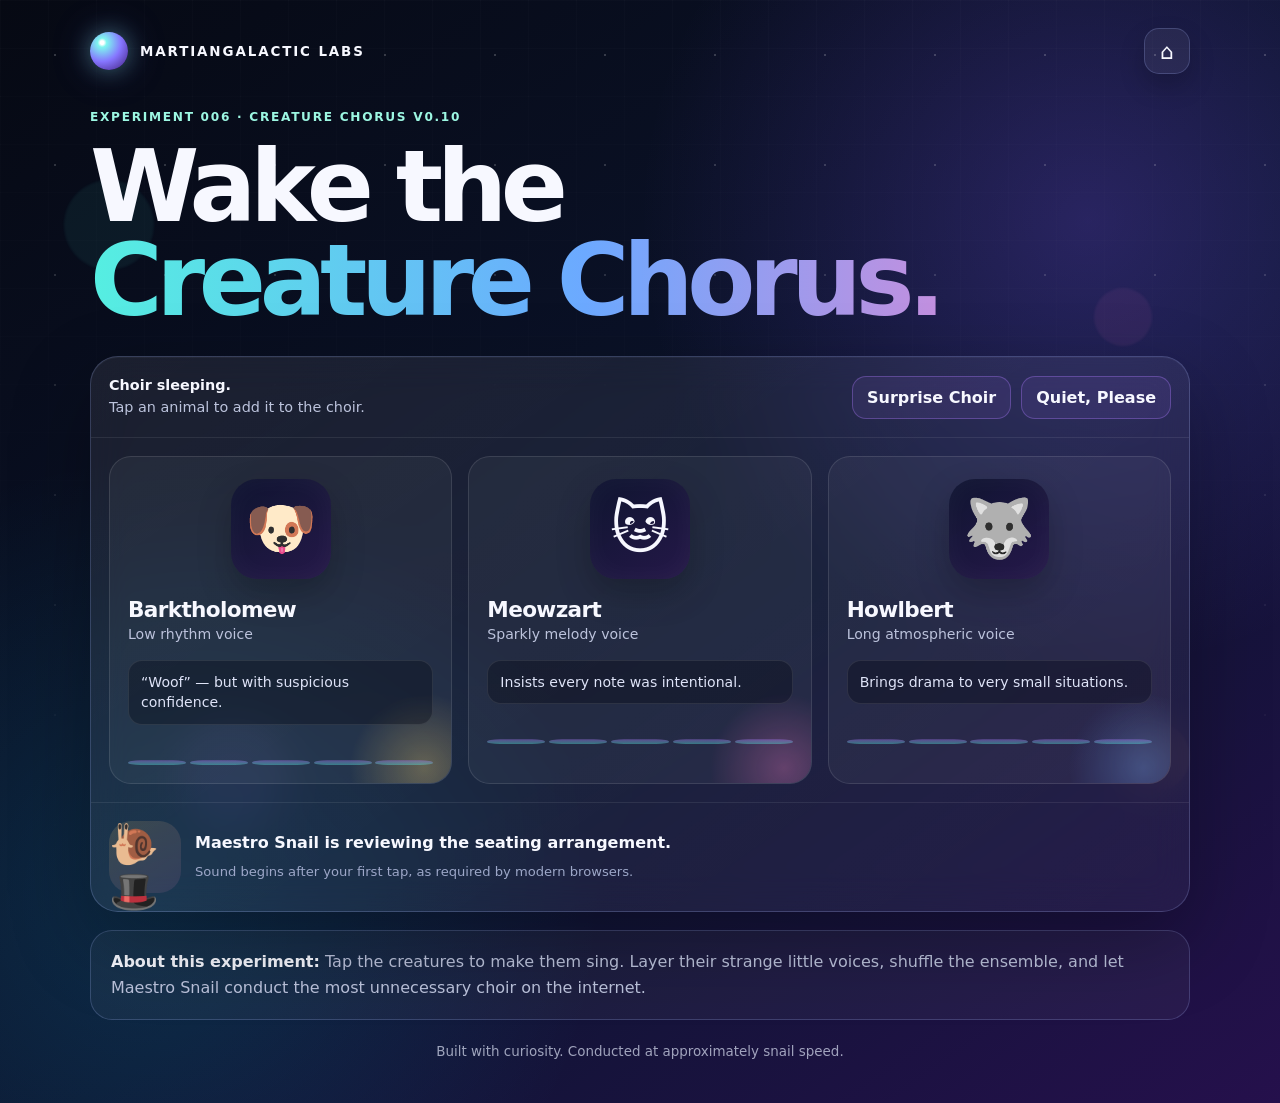
<file: games/creature-chorus/index.html>
<!DOCTYPE html>
<html lang="en">
<head>
  <meta charset="UTF-8">
  <meta name="viewport" content="width=device-width, initial-scale=1.0">
  <meta name="theme-color" content="#080c1a">

  <title>Creature Chorus v0.10 — MartianGalactic Labs</title>

  <style>
    :root {
      color-scheme: dark;

      --bg-1: #060913;
      --bg-2: #0c1530;
      --bg-3: #25104c;

      --panel: rgba(255, 255, 255, 0.08);
      --panel-soft: rgba(255, 255, 255, 0.045);
      --border: rgba(170, 185, 255, 0.22);

      --text: #f7f8ff;
      --muted: #bcc3dc;

      --cyan: #55efe1;
      --blue: #6ca9ff;
      --violet: #ae7bff;
      --pink: #ff7dc8;
      --green: #6ff0ae;
      --yellow: #ffd76c;
    }

    * {
      box-sizing: border-box;
    }

    html,
    body {
      min-height: 100%;
    }

    body {
      margin: 0;
      overflow-x: hidden;

      font-family:
        Inter,
        ui-sans-serif,
        system-ui,
        -apple-system,
        BlinkMacSystemFont,
        "Segoe UI",
        sans-serif;

      color: var(--text);

      background:
        radial-gradient(
          circle at 85% 20%,
          rgba(129, 86, 255, 0.25),
          transparent 28rem
        ),
        radial-gradient(
          circle at 12% 82%,
          rgba(24, 207, 255, 0.13),
          transparent 28rem
        ),
        linear-gradient(
          145deg,
          var(--bg-1),
          var(--bg-2) 58%,
          var(--bg-3)
        );
    }

    body::before {
      content: "";
      position: fixed;
      inset: 0;

      pointer-events: none;
      opacity: 0.75;

      background-image:
        linear-gradient(
          rgba(255, 255, 255, 0.022) 1px,
          transparent 1px
        ),
        linear-gradient(
          90deg,
          rgba(255, 255, 255, 0.022) 1px,
          transparent 1px
        ),
        radial-gradient(
          circle,
          rgba(255, 255, 255, 0.27) 0 1px,
          transparent 1.5px
        );

      background-size:
        48px 48px,
        48px 48px,
        110px 110px;

      mask-image: linear-gradient(to bottom, black, transparent 96%);
    }

    button,
    a,
    .creature {
      -webkit-tap-highlight-color: transparent;
    }

    .floating-shape {
      position: fixed;
      border-radius: 50%;
      filter: blur(1px);
      opacity: 0.42;
      pointer-events: none;

      animation: drift 9s ease-in-out infinite alternate;
    }

    .shape-1 {
      width: 90px;
      height: 90px;
      left: 5%;
      top: 20%;
      background: rgba(85, 239, 225, 0.15);
    }

    .shape-2 {
      width: 58px;
      height: 58px;
      right: 10%;
      top: 32%;
      background: rgba(255, 125, 200, 0.17);
      animation-delay: -3s;
    }

    .shape-3 {
      width: 110px;
      height: 110px;
      left: 14%;
      bottom: 8%;
      background: rgba(174, 123, 255, 0.14);
      animation-delay: -5s;
    }

    .shape-4 {
      width: 70px;
      height: 70px;
      right: 7%;
      bottom: 12%;
      background: rgba(255, 215, 108, 0.12);
      animation-delay: -2s;
    }

    @keyframes drift {
      from {
        transform: translate3d(0, 0, 0) rotate(0deg);
      }

      to {
        transform: translate3d(20px, -24px, 0) rotate(20deg);
      }
    }

    .page {
      position: relative;
      z-index: 1;

      width: min(1100px, calc(100% - 32px));
      margin: 0 auto;
      padding: 28px 0 44px;
    }

    .topbar {
      display: flex;
      align-items: center;
      justify-content: space-between;

      gap: 16px;
      margin-bottom: 36px;
    }

    .brand {
      display: flex;
      align-items: center;
      gap: 12px;

      font-size: 0.84rem;
      font-weight: 900;
      letter-spacing: 0.14em;
      text-transform: uppercase;
    }

    .brand-orb {
      width: 38px;
      height: 38px;
      flex: 0 0 auto;

      border-radius: 50%;

      background:
        radial-gradient(
          circle at 32% 28%,
          #ffffff 0 5%,
          #7ef5ef 12%,
          #8676ff 50%,
          #3f1c78 100%
        );

      box-shadow:
        0 0 22px rgba(126, 245, 239, 0.35),
        0 0 40px rgba(134, 118, 255, 0.25);
    }

    .home {
      display: grid;
      place-items: center;

      width: 46px;
      height: 46px;

      border: 1px solid var(--border);
      border-radius: 15px;

      background: rgba(255, 255, 255, 0.06);
      color: var(--text);

      text-decoration: none;
      font-size: 1.35rem;

      box-shadow: 0 12px 26px rgba(0, 0, 0, 0.2);

      transition:
        transform 0.18s ease,
        border-color 0.18s ease,
        background 0.18s ease;
    }

    .home:hover {
      transform: translateY(-2px);
      border-color: rgba(174, 123, 255, 0.6);
      background: rgba(255, 255, 255, 0.09);
    }

    .hero {
      display: grid;
      gap: 16px;
      margin-bottom: 28px;
    }

    .kicker {
      color: #9cf7e2;

      font-size: 0.76rem;
      font-weight: 900;
      letter-spacing: 0.14em;
      text-transform: uppercase;
    }

    h1 {
      margin: 0;

      font-size: clamp(2.8rem, 8vw, 6.2rem);
      line-height: 0.95;
      letter-spacing: -0.065em;
    }

    .gradient-text {
      display: block;

      background:
        linear-gradient(
          90deg,
          var(--cyan),
          var(--blue) 45%,
          var(--pink)
        );

      -webkit-background-clip: text;
      background-clip: text;
      color: transparent;
    }

    .stage {
      overflow: hidden;

      border: 1px solid var(--border);
      border-radius: 28px;

      background:
        linear-gradient(
          145deg,
          var(--panel),
          var(--panel-soft)
        );

      backdrop-filter: blur(18px);
      -webkit-backdrop-filter: blur(18px);

      box-shadow:
        0 30px 80px rgba(0, 0, 0, 0.28),
        inset 0 1px 0 rgba(255, 255, 255, 0.04);
    }

    .controls {
      display: flex;
      flex-wrap: wrap;
      align-items: center;
      justify-content: space-between;

      gap: 14px;
      padding: 18px;

      border-bottom: 1px solid rgba(255, 255, 255, 0.08);
    }

    .status {
      color: var(--muted);
      font-size: 0.9rem;
      line-height: 1.5;
    }

    .status strong {
      color: var(--text);
    }

    .buttons {
      display: flex;
      flex-wrap: wrap;
      gap: 10px;
    }

    button {
      appearance: none;

      border: 1px solid rgba(174, 123, 255, 0.34);
      border-radius: 14px;

      padding: 11px 14px;

      background: rgba(174, 123, 255, 0.09);
      color: var(--text);

      font: inherit;
      font-weight: 800;

      cursor: pointer;

      transition:
        transform 0.16s ease,
        background 0.16s ease,
        border-color 0.16s ease;
    }

    button:hover {
      transform: translateY(-2px);
      background: rgba(174, 123, 255, 0.15);
      border-color: rgba(174, 123, 255, 0.56);
    }

    button:active {
      transform: translateY(0);
    }

    .creatures {
      display: grid;
      grid-template-columns: repeat(3, 1fr);

      gap: 16px;
      padding: 18px;
    }

    .creature {
      --glow: rgba(174, 123, 255, 0.55);

      position: relative;
      min-height: 250px;
      overflow: hidden;

      padding: 18px;

      border: 1px solid rgba(255, 255, 255, 0.11);
      border-radius: 22px;

      background: rgba(255, 255, 255, 0.045);

      cursor: pointer;
      user-select: none;

      transition:
        transform 0.18s ease,
        border-color 0.18s ease,
        background 0.18s ease,
        box-shadow 0.18s ease;
    }

    .creature:hover {
      transform: translateY(-4px);

      border-color: rgba(174, 123, 255, 0.48);
      background: rgba(255, 255, 255, 0.065);
    }

    .creature.active {
      border-color: rgba(111, 240, 174, 0.58);

      box-shadow:
        0 0 28px rgba(111, 240, 174, 0.1),
        inset 0 0 28px rgba(111, 240, 174, 0.03);
    }

    .creature::after {
      content: "";

      position: absolute;
      right: -48px;
      bottom: -60px;

      width: 150px;
      height: 150px;

      border-radius: 50%;

      background:
        radial-gradient(
          circle,
          var(--glow),
          transparent 70%
        );

      opacity: 0.45;
    }

    .animal {
      position: relative;
      z-index: 1;

      display: grid;
      place-items: center;

      width: 100px;
      height: 100px;

      margin: 4px auto 18px;

      border-radius: 26px;

      background:
        linear-gradient(
          145deg,
          rgba(14, 19, 47, 0.95),
          rgba(38, 23, 74, 0.9)
        );

      font-size: 3.6rem;

      box-shadow:
        inset 0 0 28px rgba(255, 255, 255, 0.04),
        0 14px 34px rgba(0, 0, 0, 0.24);

      transition: transform 0.18s ease;
    }

    .creature.singing .animal {
      animation: creature-bop 0.48s ease-in-out infinite alternate;
    }

    @keyframes creature-bop {
      from {
        transform: translateY(0) rotate(-2deg) scale(1);
      }

      to {
        transform: translateY(-7px) rotate(2deg) scale(1.04);
      }
    }

    .name {
      position: relative;
      z-index: 1;

      margin: 0;

      font-size: 1.35rem;
      letter-spacing: -0.03em;
    }

    .role {
      position: relative;
      z-index: 1;

      display: block;
      margin-top: 4px;

      color: var(--muted);
      font-size: 0.88rem;
    }

    .bubble {
      position: relative;
      z-index: 1;

      min-height: 44px;
      margin-top: 18px;
      padding: 11px 12px;

      border: 1px solid rgba(255, 255, 255, 0.09);
      border-radius: 14px;

      background: rgba(4, 8, 20, 0.34);
      color: #dfe4f8;

      font-size: 0.88rem;
      line-height: 1.45;
    }

    .meter {
      position: relative;
      z-index: 1;

      display: flex;
      align-items: flex-end;
      gap: 4px;

      height: 26px;
      margin-top: 14px;
    }

    .meter span {
      flex: 1;
      min-width: 4px;
      height: 100%;

      border-radius: 999px;

      background:
        linear-gradient(
          to top,
          var(--cyan),
          var(--violet)
        );

      transform: scaleY(0.18);
      transform-origin: bottom;

      opacity: 0.4;
    }

    .singing .meter span {
      opacity: 0.95;
      animation: meter-bars 0.7s ease-in-out infinite alternate;
    }

    .meter span:nth-child(2) {
      animation-delay: -0.15s;
    }

    .meter span:nth-child(3) {
      animation-delay: -0.32s;
    }

    .meter span:nth-child(4) {
      animation-delay: -0.45s;
    }

    .meter span:nth-child(5) {
      animation-delay: -0.22s;
    }

    @keyframes meter-bars {
      from {
        transform: scaleY(0.25);
      }

      to {
        transform: scaleY(1);
      }
    }

    .conductor {
      display: grid;
      grid-template-columns: auto 1fr;
      align-items: center;

      gap: 14px;
      padding: 18px;

      border-top: 1px solid rgba(255, 255, 255, 0.08);
    }

    .maestro {
      display: grid;
      place-items: center;

      width: 72px;
      height: 72px;

      border-radius: 22px;

      background:
        linear-gradient(
          145deg,
          rgba(255, 215, 108, 0.14),
          rgba(255, 125, 200, 0.1)
        );

      font-size: 2.5rem;
    }

    .conductor p {
      margin: 0;

      color: var(--muted);
      line-height: 1.55;
    }

    .conductor strong {
      color: var(--text);
    }

    .tiny-note {
      display: block;
      margin-top: 6px;

      color: #9da7c8;
      font-size: 0.82rem;
    }
    
.about-panel{
  margin-top:18px;
  padding:18px 20px;

  border:1px solid var(--border);
  border-radius:22px;

  background:rgba(255,255,255,.045);

  color:var(--muted);
  line-height:1.65;
}

.about-panel strong{
  color:var(--text);
}
    footer {
      margin-top: 24px;

      color: rgba(214, 219, 239, 0.72);

      font-size: 0.84rem;
      text-align: center;
    }

    @media (max-width: 820px) {
      .creatures {
        grid-template-columns: 1fr;
      }

      .creature {
        min-height: 0;
      }
    }

    @media (max-width: 560px) {
     
      .about-panel{
  margin-top:12px;
  padding:15px 16px;
  border-radius:18px;
  font-size:.88rem;
}
      
      .page {
        width: min(100% - 22px, 1100px);
        padding-top: 18px;
      }

      .topbar {
        margin-bottom: 28px;
      }

      .controls {
        align-items: flex-start;
      }

      .buttons {
        width: 100%;
      }

      .buttons button {
        flex: 1;
      }

      .conductor {
        grid-template-columns: 1fr;
        text-align: center;
      }

      .maestro {
        margin: auto;
      }
    }

    @media (prefers-reduced-motion: reduce) {
      * {
        animation: none !important;
        transition: none !important;
      }
    }
  </style>
</head>

<body>
  <div class="floating-shape shape-1"></div>
  <div class="floating-shape shape-2"></div>
  <div class="floating-shape shape-3"></div>
  <div class="floating-shape shape-4"></div>

  <main class="page">
    <header class="topbar">
      <div class="brand">
        <span class="brand-orb" aria-hidden="true"></span>
        <span>MartianGalactic Labs</span>
      </div>

      <a
        class="home"
        href="../../"
        aria-label="Back to MartianGalactic Labs"
        title="Back to MartianGalactic Labs"
      >
        ⌂
      </a>
    </header>

    <section class="hero">
      <span class="kicker">
        Experiment 006 · Creature Chorus v0.10
      </span>

      <h1>
        Wake the
        <span class="gradient-text">Creature Chorus.</span>
      </h1>

    </section>

    <section class="stage" aria-label="Creature Chorus">
      <div class="controls">
       <div class="status" id="status">
  <strong>Choir sleeping.</strong><br>
  Tap an animal to add it to the choir.
</div>

        <div class="buttons">
          <button id="randomize" type="button">
            Surprise Choir
          </button>

          <button id="stopAll" type="button">
            Quiet, Please
          </button>
        </div>
      </div>

      <div class="creatures">
        <article
          class="creature"
          data-creature="dog"
          tabindex="0"
          role="button"
          aria-pressed="false"
          style="--glow: rgba(255, 215, 108, 0.65);"
        >
          <div class="animal" aria-hidden="true">🐶</div>

          <h2 class="name">Barktholomew</h2>

          <span class="role">
            Low rhythm voice
          </span>

          <div class="bubble">
            “Woof” — but with suspicious confidence.
          </div>

          <div class="meter" aria-hidden="true">
            <span></span>
            <span></span>
            <span></span>
            <span></span>
            <span></span>
          </div>
        </article>

        <article
          class="creature"
          data-creature="cat"
          tabindex="0"
          role="button"
          aria-pressed="false"
          style="--glow: rgba(255, 125, 200, 0.62);"
        >
          <div class="animal" aria-hidden="true">🐱</div>

          <h2 class="name">Meowzart</h2>

          <span class="role">
            Sparkly melody voice
          </span>

          <div class="bubble">
            Insists every note was intentional.
          </div>

          <div class="meter" aria-hidden="true">
            <span></span>
            <span></span>
            <span></span>
            <span></span>
            <span></span>
          </div>
        </article>

        <article
          class="creature"
          data-creature="wolf"
          tabindex="0"
          role="button"
          aria-pressed="false"
          style="--glow: rgba(108, 169, 255, 0.62);"
        >
          <div class="animal" aria-hidden="true">🐺</div>

          <h2 class="name">Howlbert</h2>

          <span class="role">
            Long atmospheric voice
          </span>

          <div class="bubble">
            Brings drama to very small situations.
          </div>

          <div class="meter" aria-hidden="true">
            <span></span>
            <span></span>
            <span></span>
            <span></span>
            <span></span>
          </div>
        </article>
      </div>

      <div class="conductor">
        <div
          class="maestro"
          id="maestro"
          aria-hidden="true"
        >
          🐌🎩
        </div>

        <p>
          <strong id="maestroLine">
            Maestro Snail is reviewing the seating arrangement.
          </strong>

          <span class="tiny-note">
            Sound begins after your first tap, as required by modern browsers.
          </span>
        </p>
      </div>
    </section>
    
 <section class="about-panel">
      <strong>About this experiment:</strong>
      Tap the creatures to make them sing. Layer their strange little
      voices, shuffle the ensemble, and let Maestro Snail conduct the
      most unnecessary choir on the internet.
    </section>
    
    <footer>
      Built with curiosity. Conducted at approximately snail speed.
    </footer>
  </main>

  <script>
    (() => {
      "use strict";

      const cards = [
        ...document.querySelectorAll(".creature")
      ];

      const status = document.getElementById("status");
      const maestroLine = document.getElementById("maestroLine");
      const randomizeButton = document.getElementById("randomize");
      const stopAllButton = document.getElementById("stopAll");

      let audioContext = null;
      let masterGain = null;
      let sequencerTimer = null;
      let step = 0;

      const activeCreatures = new Set();

      const maestroLines = [
        "Excellent. We have accidentally formed a choir.",
        "The wolf is taking this far too seriously.",
        "Please ignore the cat’s artistic demands.",
        "The dog believes rhythm is a form of diplomacy.",
        "A surprisingly respectable amount of noise.",
        "Maestro Snail approves, slowly but sincerely.",
        "This rehearsal has exceeded all reasonable expectations.",
        "Nobody appears to know the song. Perfect."
      ];

      function ensureAudio() {
        if (audioContext) {
          return;
        }

        const AudioContextClass =
          window.AudioContext ||
          window.webkitAudioContext;

        if (!AudioContextClass) {
          status.innerHTML =
            "<strong>Audio unavailable.</strong><br>" +
            "This browser does not support the Web Audio API.";

          return;
        }

        audioContext = new AudioContextClass();

        masterGain = audioContext.createGain();
        masterGain.gain.value = 0.28;
        masterGain.connect(audioContext.destination);

        sequencerTimer = window.setInterval(
          playSequencerStep,
          360
        );
      }

      async function resumeAudio() {
        ensureAudio();

        if (
          audioContext &&
          audioContext.state === "suspended"
        ) {
          await audioContext.resume();
        }
      }

      function playOscillator({
        frequency,
        type,
        duration,
        volume,
        delay = 0,
        detune = 0
      }) {
        if (!audioContext || !masterGain) {
          return;
        }

        const startTime =
          audioContext.currentTime + delay;

        const oscillator =
          audioContext.createOscillator();

        const gain =
          audioContext.createGain();

        oscillator.type = type;
        oscillator.frequency.setValueAtTime(
          frequency,
          startTime
        );

        oscillator.detune.setValueAtTime(
          detune,
          startTime
        );

        gain.gain.setValueAtTime(
          0.0001,
          startTime
        );

        gain.gain.exponentialRampToValueAtTime(
          volume,
          startTime + 0.02
        );

        gain.gain.exponentialRampToValueAtTime(
          0.0001,
          startTime + duration
        );

        oscillator
          .connect(gain)
          .connect(masterGain);

        oscillator.start(startTime);
        oscillator.stop(
          startTime + duration + 0.05
        );
      }

      function playBarktholomew() {
        playOscillator({
          frequency: 118,
          type: "square",
          duration: 0.12,
          volume: 0.11
        });

        playOscillator({
          frequency: 86,
          type: "sawtooth",
          duration: 0.16,
          volume: 0.08,
          delay: 0.03
        });
      }

      function playMeowzart() {
        const melody = [
          329.63,
          392.00,
          440.00,
          523.25,
          440.00,
          392.00
        ];

        const note =
          melody[step % melody.length];

        playOscillator({
          frequency: note,
          type: "triangle",
          duration: 0.28,
          volume: 0.09
        });

        playOscillator({
          frequency: note * 2,
          type: "sine",
          duration: 0.22,
          volume: 0.035,
          detune: 4
        });
      }

      function playHowlbert() {
        const atmosphere = [
          146.83,
          164.81,
          196.00,
          174.61
        ];

        const note =
          atmosphere[
            Math.floor(step / 2) %
            atmosphere.length
          ];

        playOscillator({
          frequency: note,
          type: "sawtooth",
          duration: 0.62,
          volume: 0.05
        });

        playOscillator({
          frequency: note * 1.5,
          type: "sine",
          duration: 0.58,
          volume: 0.028,
          detune: -5
        });
      }

      function playSequencerStep() {
        if (
          !audioContext ||
          audioContext.state !== "running"
        ) {
          return;
        }

        if (
          activeCreatures.has("dog") &&
          step % 2 === 0
        ) {
          playBarktholomew();
        }

        if (activeCreatures.has("cat")) {
          playMeowzart();
        }

        if (
          activeCreatures.has("wolf") &&
          step % 4 === 0
        ) {
          playHowlbert();
        }

        step = (step + 1) % 16;
      }

      function getRandomMaestroLine() {
        const index = Math.floor(
          Math.random() * maestroLines.length
        );

        return maestroLines[index];
      }

      function updateInterface() {
        cards.forEach((card) => {
          const creature =
            card.dataset.creature;

          const isActive =
            activeCreatures.has(creature);

          card.classList.toggle(
            "active",
            isActive
          );

          card.classList.toggle(
            "singing",
            isActive
          );

          card.setAttribute(
            "aria-pressed",
            String(isActive)
          );
        });

        if (activeCreatures.size === 0) {
          status.innerHTML =
  "<strong>Choir sleeping.</strong><br>" +
  "Tap an animal to add it to the choir.";

          maestroLine.textContent =
            "Maestro Snail is reviewing the seating arrangement.";

          return;
        }

        const voiceWord =
          activeCreatures.size === 1
            ? "voice"
            : "voices";

        status.innerHTML =
          `<strong>${activeCreatures.size} ${voiceWord} singing.</strong><br>` +
          "Tap again to remove a creature.";

        maestroLine.textContent =
          getRandomMaestroLine();
      }

      async function toggleCreature(card) {
        await resumeAudio();

        const creature =
          card.dataset.creature;

        if (activeCreatures.has(creature)) {
          activeCreatures.delete(creature);
        } else {
          activeCreatures.add(creature);
        }

        updateInterface();
      }

      cards.forEach((card) => {
        card.addEventListener(
          "click",
          () => toggleCreature(card)
        );

        card.addEventListener(
          "keydown",
          (event) => {
            if (
              event.key === "Enter" ||
              event.key === " "
            ) {
              event.preventDefault();
              toggleCreature(card);
            }
          }
        );
      });

      randomizeButton.addEventListener(
        "click",
        async () => {
          await resumeAudio();

          activeCreatures.clear();

          cards.forEach((card) => {
            if (Math.random() > 0.35) {
              activeCreatures.add(
                card.dataset.creature
              );
            }
          });

          if (activeCreatures.size === 0) {
            const randomCard =
              cards[
                Math.floor(
                  Math.random() * cards.length
                )
              ];

            activeCreatures.add(
              randomCard.dataset.creature
            );
          }

          updateInterface();
        }
      );

      stopAllButton.addEventListener(
        "click",
        () => {
          activeCreatures.clear();
          updateInterface();
        }
      );

      window.addEventListener(
        "beforeunload",
        () => {
          if (sequencerTimer) {
            window.clearInterval(
              sequencerTimer
            );
          }

          if (audioContext) {
            audioContext.close();
          }
        }
      );

      updateInterface();
    })();
  </script>
</body>
</html>
</file>
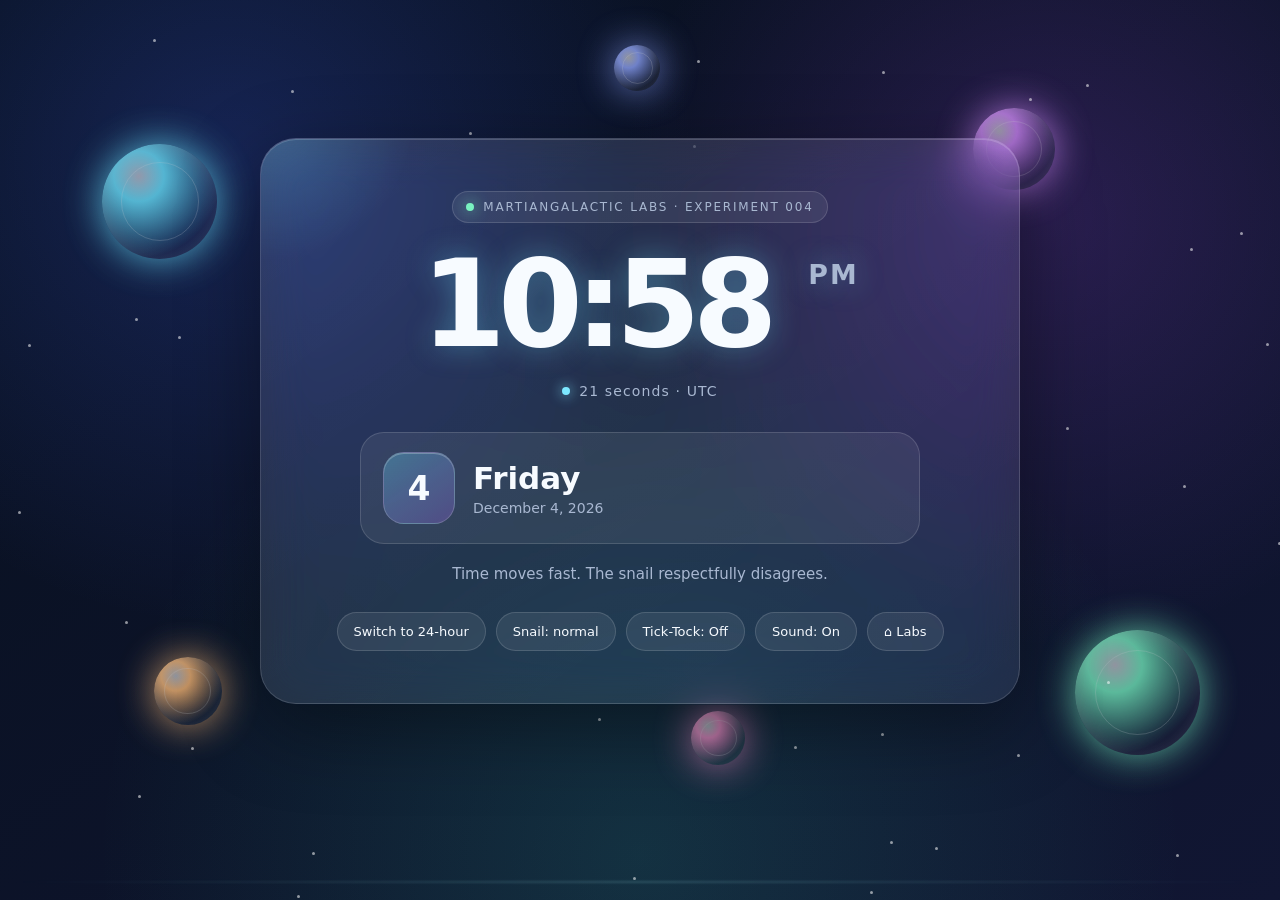
<file: games/fun-hour/index.html>
<!DOCTYPE html>
<html lang="en">
<head>
  <meta charset="UTF-8">
  <meta
    name="viewport"
    content="width=device-width, initial-scale=1.0"
  >
  <meta name="theme-color" content="#08101f">

  <title>Fun Hour v0.11 — MartianGalactic Labs</title>

  <style>
    :root {
      --bg-1: #07101e;
      --bg-2: #111633;

      --glass: rgba(255, 255, 255, 0.085);
      --glass-strong: rgba(255, 255, 255, 0.13);
      --line: rgba(255, 255, 255, 0.14);

      --text: #f7fbff;
      --muted: #a9b8d1;

      --glow: rgba(111, 231, 255, 0.35);
      --shadow: 0 24px 80px rgba(0, 0, 0, 0.38);

      --active: #79f2c0;
      --active-soft: rgba(121, 242, 192, 0.14);
    }

    * {
      box-sizing: border-box;
    }

    html,
    body {
      width: 100%;
      min-height: 100%;
      margin: 0;
    }

    body {
      overflow: hidden;

      color: var(--text);

      font-family:
        Inter,
        ui-rounded,
        system-ui,
        -apple-system,
        BlinkMacSystemFont,
        "Segoe UI",
        sans-serif;

      background:
        radial-gradient(
          circle at 18% 18%,
          rgba(69, 102, 255, 0.23),
          transparent 29rem
        ),
        radial-gradient(
          circle at 82% 24%,
          rgba(177, 80, 255, 0.18),
          transparent 27rem
        ),
        radial-gradient(
          circle at 50% 95%,
          rgba(52, 225, 187, 0.14),
          transparent 34rem
        ),
        linear-gradient(
          145deg,
          var(--bg-1),
          var(--bg-2)
        );
    }

    body.day {
      --bg-1: #badcf7;
      --bg-2: #cdbdf5;

      --glass: rgba(255, 255, 255, 0.28);
      --glass-strong: rgba(255, 255, 255, 0.42);
      --line: rgba(255, 255, 255, 0.55);

      --text: #15233b;
      --muted: #40516c;

      --glow: rgba(255, 255, 255, 0.55);
      --shadow: 0 24px 70px rgba(61, 74, 120, 0.22);
    }

    button,
    a {
      -webkit-tap-highlight-color: transparent;
    }

    .sky {
      position: fixed;
      inset: 0;

      overflow: hidden;
      pointer-events: none;
    }

    .orb {
      position: absolute;

      border-radius: 999px;

      opacity: 0.75;
      filter: blur(0.2px);

      animation: drift linear infinite alternate;

      box-shadow:
        inset 0 0 25px rgba(255, 255, 255, 0.18),
        0 0 38px currentColor;
    }

    .orb::after {
      content: "";

      position: absolute;
      inset: 16%;

      border: 1px solid rgba(255, 255, 255, 0.22);
      border-radius: inherit;
    }

    @keyframes drift {
      from {
        transform:
          translate3d(-18px, 12px, 0)
          rotate(0deg);
      }

      to {
        transform:
          translate3d(35px, -42px, 0)
          rotate(28deg);
      }
    }

    .star {
      position: absolute;

      width: 3px;
      height: 3px;

      border-radius: 50%;

      background: white;
      opacity: 0.55;

      animation:
        twinkle 2.8s ease-in-out
        infinite alternate;
    }

    @keyframes twinkle {
      from {
        transform: scale(0.75);
        opacity: 0.2;
      }

      to {
        transform: scale(1.5);
        opacity: 0.85;
      }
    }

    main {
      position: relative;
      z-index: 3;

      display: grid;
      place-items: center;

      width: min(950px, calc(100% - 30px));
      height: 100svh;

      margin: 0 auto;
      padding: 24px 0 82px;
    }

    .panel {
      position: relative;

      width: min(760px, 100%);
      overflow: hidden;

      padding: clamp(24px, 5vw, 52px);

      border: 1px solid var(--line);
      border-radius: 36px;

      background:
        linear-gradient(
          145deg,
          var(--glass-strong),
          var(--glass)
        );

      backdrop-filter:
        blur(24px)
        saturate(145%);

      -webkit-backdrop-filter:
        blur(24px)
        saturate(145%);

      box-shadow:
        var(--shadow),
        inset 0 1px 0
        rgba(255, 255, 255, 0.18);

      text-align: center;
    }

    .panel::before {
      content: "";

      position: absolute;

      width: 300px;
      height: 300px;

      left: -140px;
      top: -170px;

      border-radius: 50%;

      background:
        radial-gradient(
          circle,
          rgba(115, 236, 255, 0.22),
          transparent 67%
        );

      pointer-events: none;
    }

    .lab {
      display: inline-flex;
      align-items: center;

      gap: 9px;
      padding: 8px 13px;

      border: 1px solid var(--line);
      border-radius: 999px;

      background:
        rgba(255, 255, 255, 0.07);

      color: var(--muted);

      font-size: 12px;
      letter-spacing: 0.15em;
      text-transform: uppercase;
    }

    .lab-dot {
      width: 8px;
      height: 8px;

      border-radius: 50%;

      background: #79f2c0;

      box-shadow:
        0 0 15px #79f2c0;
    }

    .time {
      margin-top: 24px;

      font-size:
        clamp(58px, 13vw, 122px);

      font-weight: 800;
      line-height: 0.95;
      letter-spacing: -0.065em;

      font-variant-numeric:
        tabular-nums;

      text-shadow:
        0 0 30px var(--glow);
    }

    .ampm {
      display: inline-block;

      margin-left: 0.15em;

      color: var(--muted);

      font-size: 0.22em;
      letter-spacing: 0.08em;

      vertical-align: top;

      transform:
        translateY(0.55em);
    }

    .seconds {
      display: flex;
      align-items: center;
      justify-content: center;

      min-height: 26px;
      margin-top: 16px;

      gap: 9px;

      color: var(--muted);

      font-size: 14px;
      letter-spacing: 0.08em;
    }

    .pulse {
      width: 8px;
      height: 8px;

      border-radius: 50%;

      background: #7de8ff;

      box-shadow:
        0 0 13px #7de8ff;

      animation:
        beat 1s ease-in-out
        infinite;
    }

    @keyframes beat {
      50% {
        transform: scale(1.8);
        opacity: 0.35;
      }
    }

    .date-card {
      display: grid;
      grid-template-columns: auto 1fr;
      align-items: center;

      max-width: 560px;

      margin: 28px auto 0;
      padding: 19px 22px;

      gap: 18px;

      border: 1px solid var(--line);
      border-radius: 24px;

      background:
        rgba(255, 255, 255, 0.065);

      text-align: left;
    }

    .day-number {
      display: grid;
      place-items: center;

      min-width: 72px;
      height: 72px;

      border:
        1px solid
        rgba(255, 255, 255, 0.18);

      border-radius: 21px;

      background:
        linear-gradient(
          145deg,
          rgba(105, 231, 255, 0.3),
          rgba(177, 105, 255, 0.25)
        );

      box-shadow:
        inset 0 1px 0
        rgba(255, 255, 255, 0.25);

      font-size: 33px;
      font-weight: 800;
    }

    .weekday {
      font-size:
        clamp(23px, 4vw, 31px);

      font-weight: 750;
      line-height: 1.1;
    }

    .full-date {
      margin-top: 5px;

      color: var(--muted);
      font-size: 14px;
    }

    .message {
      min-height: 24px;

      margin: 21px 0 0;

      color: var(--muted);
      font-size: 15px;
    }

    .controls {
      display: flex;
      justify-content: center;
      flex-wrap: wrap;

      gap: 10px;
      margin-top: 23px;
    }

    button,
    .home {
      appearance: none;

      padding: 11px 16px;

      border: 1px solid var(--line);
      border-radius: 999px;

      background:
        rgba(255, 255, 255, 0.075);

      color: var(--text);

      font: inherit;
      font-size: 13px;

      cursor: pointer;
      text-decoration: none;

      transition:
        transform 0.18s ease,
        background 0.18s ease,
        border-color 0.18s ease,
        box-shadow 0.18s ease;
    }

    button:hover,
    .home:hover {
      transform: translateY(-2px);

      background:
        rgba(255, 255, 255, 0.14);
    }

    button[aria-pressed="true"] {
      border-color:
        rgba(121, 242, 192, 0.55);

      background:
        var(--active-soft);

      box-shadow:
        0 0 17px
        rgba(121, 242, 192, 0.12);
    }

    #muteBtn.muted {
      border-color:
        rgba(255, 174, 105, 0.55);

      background:
        rgba(255, 174, 105, 0.12);
    }

    .snail-track {
      position: fixed;
      z-index: 5;

      left: 0;
      right: 0;
      bottom: 10px;

      height: 66px;

      pointer-events: none;
    }

    .snail {
      --walk-time: 34s;

      position: absolute;

      bottom: 0;
      left: -105px;

      width: 88px;
      height: 58px;

      animation:
        snailWalk var(--walk-time)
        linear infinite;

      filter:
        drop-shadow(
          0 10px 9px
          rgba(0, 0, 0, 0.22)
        );

      transform-origin:
        center bottom;
    }

    @keyframes snailWalk {
      0% {
        left: -110px;

        transform:
          scaleX(1)
          translateY(0);
      }

      48% {
        left: calc(100% + 12px);

        transform:
          scaleX(1)
          translateY(-2px);
      }

      50% {
        left: calc(100% + 12px);

        transform:
          scaleX(-1)
          translateY(0);
      }

      98% {
        left: -110px;

        transform:
          scaleX(-1)
          translateY(-2px);
      }

      100% {
        left: -110px;

        transform:
          scaleX(1)
          translateY(0);
      }
    }

    .snail svg {
      width: 100%;
      height: 100%;

      overflow: visible;
    }

    .eye {
      animation:
        blink 4.6s infinite;

      transform-origin: center;
    }

    @keyframes blink {
      0%,
      44%,
      48%,
      100% {
        transform: scaleY(1);
      }

      46% {
        transform: scaleY(0.08);
      }
    }

    .foot {
      animation:
        squish 0.6s ease-in-out
        infinite alternate;

      transform-origin:
        center bottom;
    }

    @keyframes squish {
      from {
        transform: scaleX(0.96);
      }

      to {
        transform: scaleX(1.05);
      }
    }

    .trail {
      position: absolute;

      left: 0;
      right: 0;
      bottom: 7px;

      height: 2px;

      opacity: 0.25;

      background:
        linear-gradient(
          90deg,
          transparent,
          rgba(168, 245, 255, 0.7),
          transparent
        );

      filter: blur(1px);
    }

    @media (max-width: 560px) {
      main {
        padding-bottom: 85px;
      }

      .panel {
        padding: 27px 18px 29px;
        border-radius: 28px;
      }

      .date-card {
        grid-template-columns: 64px 1fr;

        gap: 14px;
        padding: 15px;
      }

      .day-number {
        min-width: 64px;
        height: 64px;

        font-size: 29px;
      }

      .time {
        letter-spacing: -0.075em;
      }

      .controls {
        gap: 8px;
      }

      button,
      .home {
        padding: 10px 13px;
        font-size: 12px;
      }
    }

    @media (prefers-reduced-motion: reduce) {
      .orb,
      .star,
      .pulse,
      .eye,
      .foot {
        animation: none !important;
      }

      .snail {
        animation-duration: 90s;
      }
    }
  </style>
</head>

<body>
  <div
    class="sky"
    id="sky"
    aria-hidden="true"
  ></div>

  <main>
    <section
      class="panel"
      aria-label="Local time and calendar"
    >
      <div class="lab">
        <span class="lab-dot"></span>
        MartianGalactic Labs · Experiment 004
      </div>

      <div
        class="time"
        aria-live="polite"
      >
        <span id="clock">--:--</span>

        <span
          class="ampm"
          id="ampm"
        >
          --
        </span>
      </div>

      <div class="seconds">
        <span class="pulse"></span>

        <span id="seconds">
          Local browser time · syncing
        </span>
      </div>

      <div class="date-card">
        <div
          class="day-number"
          id="dayNumber"
        >
          --
        </div>

        <div>
          <div
            class="weekday"
            id="weekday"
          >
            Loading today…
          </div>

          <div
            class="full-date"
            id="fullDate"
          >
            Your local calendar
          </div>
        </div>
      </div>

      <p
        class="message"
        id="message"
      >
        The snail is checking the time.
      </p>

      <div class="controls">
        <button
          type="button"
          id="formatBtn"
        >
          Switch to 24-hour
        </button>

        <button
          type="button"
          id="motionBtn"
        >
          Snail: normal
        </button>

        <button
          type="button"
          id="tickBtn"
          aria-pressed="false"
        >
          Tick-Tock: Off
        </button>

        <button
          type="button"
          id="muteBtn"
          aria-pressed="false"
        >
          Sound: On
        </button>

        <a
          class="home"
          href="../../"
          aria-label="Return to MartianGalactic Labs"
        >
          ⌂ Labs
        </a>
      </div>
    </section>
  </main>

  <div
    class="snail-track"
    aria-hidden="true"
  >
    <div class="trail"></div>

    <div
      class="snail"
      id="snail"
    >
      <svg
        viewBox="0 0 120 80"
        role="img"
        aria-label="A cheerful walking snail"
      >
        <defs>
          <radialGradient
            id="shell"
            cx="35%"
            cy="30%"
          >
            <stop
              offset="0%"
              stop-color="#ffd77b"
            />

            <stop
              offset="55%"
              stop-color="#ff9e67"
            />

            <stop
              offset="100%"
              stop-color="#bb5ad7"
            />
          </radialGradient>

          <linearGradient
            id="body"
            x1="0"
            y1="0"
            x2="1"
            y2="1"
          >
            <stop
              offset="0%"
              stop-color="#9cf5c7"
            />

            <stop
              offset="100%"
              stop-color="#41c9ad"
            />
          </linearGradient>
        </defs>

        <ellipse
          class="foot"
          cx="62"
          cy="68"
          rx="50"
          ry="8"
          fill="url(#body)"
        />

        <path
          d="M15,61 C18,43 35,39 54,49 C67,55 85,51 98,55 C107,58 112,64 109,68 L22,69 C16,68 12,66 15,61Z"
          fill="url(#body)"
        />

        <circle
          cx="54"
          cy="38"
          r="27"
          fill="url(#shell)"
          stroke="rgba(255,255,255,.55)"
          stroke-width="2"
        />

        <path
          d="M56,22 C72,22 77,42 65,50 C53,58 39,47 43,35 C46,27 57,27 61,34 C64,40 59,45 54,42"
          fill="none"
          stroke="rgba(74,38,98,.55)"
          stroke-width="4"
          stroke-linecap="round"
        />

        <path
          d="M94,54 C96,39 99,31 104,22"
          fill="none"
          stroke="#63d8b4"
          stroke-width="4"
          stroke-linecap="round"
        />

        <path
          d="M79,54 C79,39 78,31 75,23"
          fill="none"
          stroke="#63d8b4"
          stroke-width="4"
          stroke-linecap="round"
        />

        <circle
          cx="105"
          cy="20"
          r="6"
          fill="#dffcf1"
        />

        <circle
          cx="74"
          cy="21"
          r="6"
          fill="#dffcf1"
        />

        <g class="eye">
          <circle
            cx="106"
            cy="20"
            r="2.4"
            fill="#17243d"
          />
        </g>

        <g class="eye">
          <circle
            cx="75"
            cy="21"
            r="2.4"
            fill="#17243d"
          />
        </g>

        <path
          d="M88,61 Q94,66 100,61"
          fill="none"
          stroke="#176f67"
          stroke-width="2.5"
          stroke-linecap="round"
        />

        <circle
          cx="83"
          cy="57"
          r="2.5"
          fill="#ff94a8"
          opacity="0.75"
        />

        <circle
          cx="103"
          cy="57"
          r="2.5"
          fill="#ff94a8"
          opacity="0.75"
        />
      </svg>
    </div>
  </div>

  <script>
    (() => {
      "use strict";

      const clock =
        document.getElementById("clock");

      const ampm =
        document.getElementById("ampm");

      const seconds =
        document.getElementById("seconds");

      const dayNumber =
        document.getElementById("dayNumber");

      const weekday =
        document.getElementById("weekday");

      const fullDate =
        document.getElementById("fullDate");

      const message =
        document.getElementById("message");

      const formatBtn =
        document.getElementById("formatBtn");

      const motionBtn =
        document.getElementById("motionBtn");

      const tickBtn =
        document.getElementById("tickBtn");

      const muteBtn =
        document.getElementById("muteBtn");

      const snail =
        document.getElementById("snail");

      const sky =
        document.getElementById("sky");

      let use24Hour = false;
      let snailMode = 0;

      let tickTockEnabled = false;
      let soundMuted = false;

      let audioContext = null;
      let lastSoundSecond = null;

      const messages = [
        "The snail is right on schedule.",

        "A very small calendar department is now operational.",

        "Local time, no server required.",

        "Slow creature. Accurate clock.",

        "Today has successfully loaded.",

        "Time moves fast. The snail respectfully disagrees."
      ];

      function ensureAudioContext() {
        if (audioContext) {
          return audioContext;
        }

        const AudioContextClass =
          window.AudioContext ||
          window.webkitAudioContext;

        if (!AudioContextClass) {
          message.textContent =
            "Audio is unavailable in this browser.";

          return null;
        }

        try {
          audioContext =
            new AudioContextClass();
        } catch (error) {
          console.warn(
            "Could not create audio context.",
            error
          );

          return null;
        }

        return audioContext;
      }

      async function activateAudio() {
        const context =
          ensureAudioContext();

        if (!context) {
          return null;
        }

        if (
          context.state === "suspended"
        ) {
          try {
            await context.resume();
          } catch (error) {
            console.warn(
              "Could not resume audio.",
              error
            );
          }
        }

        return context;
      }

      function playClockSound(
        currentSecond
      ) {
        if (
          !tickTockEnabled ||
          soundMuted
        ) {
          return;
        }

        const context =
          ensureAudioContext();

        if (
          !context ||
          context.state !== "running"
        ) {
          return;
        }

        const now =
          context.currentTime;

        const isTick =
          currentSecond % 2 === 0;

        const oscillator =
          context.createOscillator();

        const gain =
          context.createGain();

        const filter =
          context.createBiquadFilter();

        oscillator.type =
          isTick
            ? "triangle"
            : "sine";

        oscillator.frequency.setValueAtTime(
          isTick ? 1120 : 770,
          now
        );

        filter.type = "highpass";

        filter.frequency.setValueAtTime(
          390,
          now
        );

        gain.gain.setValueAtTime(
          0.0001,
          now
        );

        gain.gain.exponentialRampToValueAtTime(
          isTick ? 0.045 : 0.038,
          now + 0.004
        );

        gain.gain.exponentialRampToValueAtTime(
          0.0001,
          now + 0.055
        );

        oscillator.connect(filter);
        filter.connect(gain);
        gain.connect(context.destination);

        oscillator.start(now);

        oscillator.stop(
          now + 0.065
        );
      }

      function updateSoundButtons() {
        tickBtn.textContent =
          tickTockEnabled
            ? "Tick-Tock: On"
            : "Tick-Tock: Off";

        tickBtn.setAttribute(
          "aria-pressed",
          String(tickTockEnabled)
        );

        muteBtn.textContent =
          soundMuted
            ? "Sound: Muted"
            : "Sound: On";

        muteBtn.setAttribute(
          "aria-pressed",
          String(soundMuted)
        );

        muteBtn.classList.toggle(
          "muted",
          soundMuted
        );
      }

      function addSkyObjects() {
        const orbData = [
          [
            8,
            16,
            115,
            "#6ae7ff",
            17
          ],
          [
            76,
            12,
            82,
            "#d68cff",
            23
          ],
          [
            84,
            70,
            125,
            "#75f0bf",
            20
          ],
          [
            12,
            73,
            68,
            "#ffbb75",
            15
          ],
          [
            48,
            5,
            46,
            "#8ea4ff",
            12
          ],
          [
            54,
            79,
            54,
            "#f68fca",
            18
          ]
        ];

        orbData.forEach(
          (
            [
              x,
              y,
              size,
              color,
              duration
            ],
            index
          ) => {
            const orb =
              document.createElement("div");

            orb.className = "orb";

            orb.style.left =
              `${x}%`;

            orb.style.top =
              `${y}%`;

            orb.style.width =
              `${size}px`;

            orb.style.height =
              `${size}px`;

            orb.style.color =
              color;

            orb.style.background =
              `radial-gradient(
                circle at 32% 28%,
                rgba(255,255,255,.72),
                ${color} 22%,
                transparent 72%
              )`;

            orb.style.animationDuration =
              `${duration}s`;

            orb.style.animationDelay =
              `${-index * 2.4}s`;

            sky.appendChild(orb);
          }
        );

        for (
          let index = 0;
          index < 44;
          index += 1
        ) {
          const star =
            document.createElement("i");

          star.className = "star";

          star.style.left =
            `${Math.random() * 100}%`;

          star.style.top =
            `${Math.random() * 100}%`;

          star.style.animationDelay =
            `${Math.random() * 4}s`;

          star.style.animationDuration =
            `${2 + Math.random() * 3}s`;

          sky.appendChild(star);
        }
      }

      function updateTheme(hour) {
        const daytime =
          hour >= 7 &&
          hour < 19;

        document.body.classList.toggle(
          "day",
          daytime
        );
      }

      function updateClock() {
        const now =
          new Date();

        const hour =
          now.getHours();

        const minute =
          String(
            now.getMinutes()
          ).padStart(2, "0");

        const currentSecond =
          now.getSeconds();

        const second =
          String(
            currentSecond
          ).padStart(2, "0");

        updateTheme(hour);

        if (
          currentSecond !==
          lastSoundSecond
        ) {
          lastSoundSecond =
            currentSecond;

          playClockSound(
            currentSecond
          );
        }

        if (use24Hour) {
          clock.textContent =
            `${String(hour).padStart(
              2,
              "0"
            )}:${minute}`;

          ampm.textContent = "";
        } else {
          const hour12 =
            hour % 12 || 12;

          clock.textContent =
            `${hour12}:${minute}`;

          ampm.textContent =
            hour >= 12
              ? "PM"
              : "AM";
        }

        const zone =
          Intl
            .DateTimeFormat()
            .resolvedOptions()
            .timeZone ||
          "local zone";

        seconds.textContent =
          `${second} seconds · ${zone}`;

        dayNumber.textContent =
          now.getDate();

        weekday.textContent =
          new Intl.DateTimeFormat(
            undefined,
            {
              weekday: "long"
            }
          ).format(now);

        fullDate.textContent =
          new Intl.DateTimeFormat(
            undefined,
            {
              month: "long",
              day: "numeric",
              year: "numeric"
            }
          ).format(now);

        if (
          currentSecond === 0 ||
          message.dataset.ready !== "yes"
        ) {
          message.textContent =
            messages[
              Math.floor(
                Math.random() *
                messages.length
              )
            ];

          message.dataset.ready =
            "yes";
        }
      }

      formatBtn.addEventListener(
        "click",
        () => {
          use24Hour =
            !use24Hour;

          formatBtn.textContent =
            use24Hour
              ? "Switch to AM/PM"
              : "Switch to 24-hour";

          updateClock();
        }
      );

      motionBtn.addEventListener(
        "click",
        () => {
          snailMode =
            (snailMode + 1) % 3;

          const modes = [
            {
              label:
                "Snail: normal",

              duration:
                "34s",

              state:
                "running"
            },
            {
              label:
                "Snail: turbo",

              duration:
                "11s",

              state:
                "running"
            },
            {
              label:
                "Snail: resting",

              duration:
                "34s",

              state:
                "paused"
            }
          ];

          const mode =
            modes[snailMode];

          snail.style.setProperty(
            "--walk-time",
            mode.duration
          );

          snail.style.animationPlayState =
            mode.state;

          motionBtn.textContent =
            mode.label;
        }
      );

      tickBtn.addEventListener(
        "click",
        async () => {
          await activateAudio();

          tickTockEnabled =
            !tickTockEnabled;

          lastSoundSecond = null;

          updateSoundButtons();

          if (tickTockEnabled) {
            playClockSound(
              new Date().getSeconds()
            );

            message.textContent =
              "The tiny clock mechanism is now operational.";
          } else {
            message.textContent =
              "The clock is continuing quietly.";
          }
        }
      );

      muteBtn.addEventListener(
        "click",
        async () => {
          await activateAudio();

          soundMuted =
            !soundMuted;

          updateSoundButtons();

          message.textContent =
            soundMuted
              ? "The clock has entered stealth mode."
              : "Sound systems are back online.";
        }
      );

      window.addEventListener(
        "beforeunload",
        () => {
          if (audioContext) {
            audioContext.close();
          }
        }
      );

      updateSoundButtons();
      addSkyObjects();
      updateClock();

      window.setInterval(
        updateClock,
        250
      );
    })();
  </script>
</body>
</html>
</file>
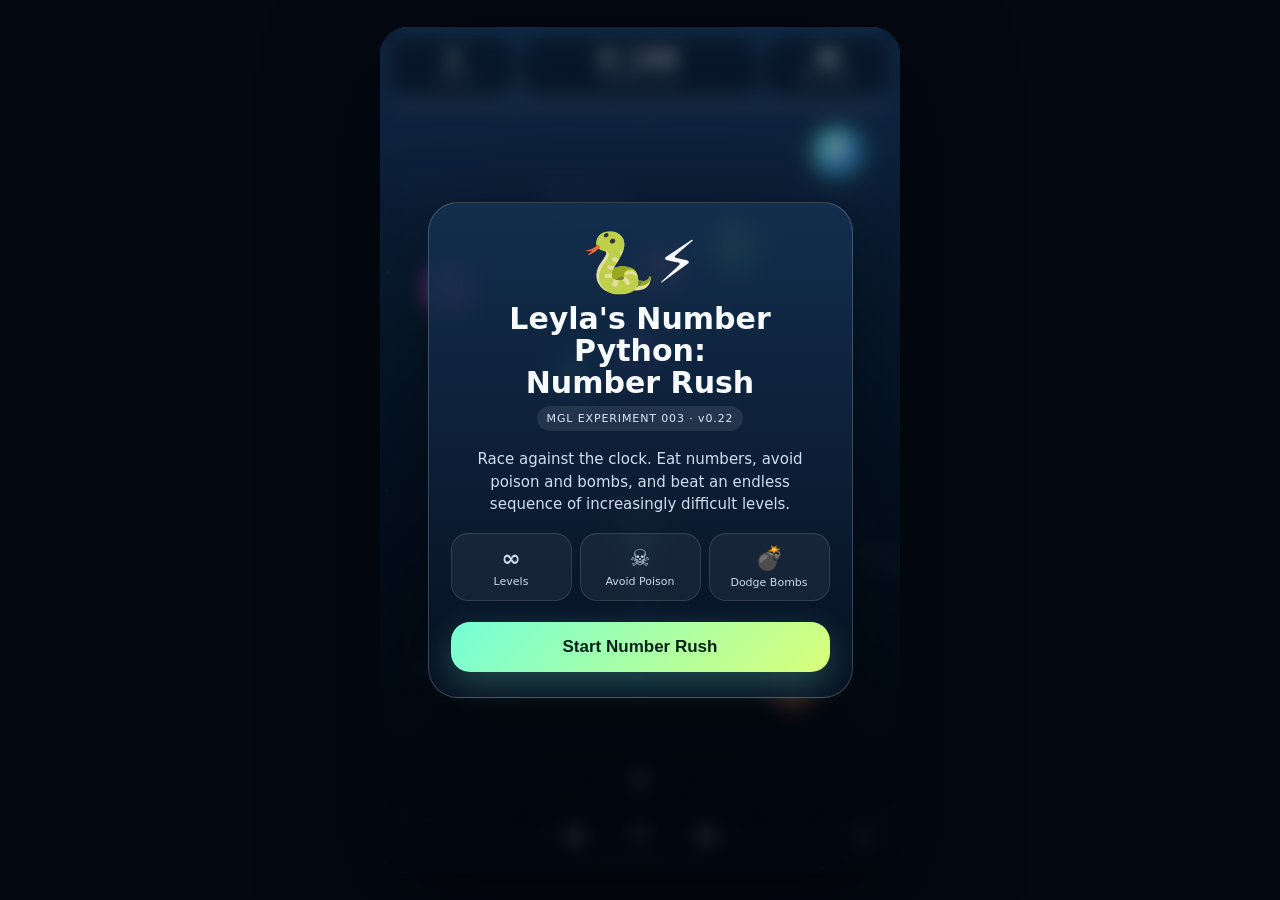
<file: games/leyla-number-python/index.html>
<!DOCTYPE html>
<html lang="en">
<head>
<meta charset="UTF-8">
<meta name="viewport" content="width=device-width,initial-scale=1,viewport-fit=cover,user-scalable=no">
<meta name="theme-color" content="#07111f">
<title>Leyla's Number Python: Number Rush v0.22</title>
<style>
:root{--text:#f7fbff;--muted:#b9cae7;--glass:rgba(8,22,42,.68);--line:rgba(255,255,255,.17);--good:#74ffd8;--gold:#ffd76e}
*{box-sizing:border-box;-webkit-tap-highlight-color:transparent}
html,body{margin:0;height:100%;overflow:hidden;background:#030812;font-family:Inter,ui-rounded,"SF Pro Rounded",system-ui,sans-serif;color:var(--text)}
body{display:grid;place-items:center}
.app{position:relative;width:min(100vw,520px);height:100dvh;max-height:980px;overflow:hidden;background:#06111f;isolation:isolate}
canvas{position:absolute;inset:0;width:100%;height:100%;touch-action:none}
.hud{position:absolute;z-index:5;top:max(10px,env(safe-area-inset-top));left:10px;right:10px;display:grid;grid-template-columns:.8fr 1.5fr .8fr;gap:7px;pointer-events:none}
.pill{min-height:57px;border:1px solid var(--line);border-radius:18px;background:var(--glass);backdrop-filter:blur(14px);display:flex;flex-direction:column;align-items:center;justify-content:center;box-shadow:0 10px 30px rgba(0,0,0,.24)}
.pill b{font-size:18px;line-height:1}.pill span{font-size:9px;letter-spacing:.14em;text-transform:uppercase;color:var(--muted);margin-top:5px}
.progress{position:absolute;z-index:5;top:max(74px,calc(env(safe-area-inset-top) + 74px));left:14px;right:14px;height:9px;border-radius:999px;background:rgba(255,255,255,.09);border:1px solid rgba(255,255,255,.1);overflow:hidden}
.progress i{display:block;height:100%;width:0;background:linear-gradient(90deg,#75ffd7,#ffe56e);box-shadow:0 0 18px rgba(117,255,215,.7);transition:width .13s}
.dpadwrap{position:absolute;z-index:6;left:0;right:0;bottom:max(12px,env(safe-area-inset-bottom));display:flex;justify-content:center}
.dpad{display:grid;grid-template-columns:62px 62px 62px;grid-template-rows:52px 52px;grid-template-areas:". up ." "left down right";gap:7px}
.ctrl{width:62px;height:52px;border:1px solid rgba(255,255,255,.2);border-radius:17px;background:rgba(7,19,37,.72);backdrop-filter:blur(14px);color:white;font-size:24px;font-weight:900;box-shadow:0 10px 28px rgba(0,0,0,.3);touch-action:none}
.ctrl:active{transform:translateY(2px) scale(.98);background:rgba(255,255,255,.15)}
.up{grid-area:up}.left{grid-area:left}.down{grid-area:down}.right{grid-area:right}
.overlay{position:absolute;z-index:20;inset:0;display:flex;align-items:center;justify-content:center;padding:24px;background:linear-gradient(180deg,rgba(1,5,12,.32),rgba(1,5,12,.86));backdrop-filter:blur(9px)}
.overlay.hidden{display:none}.card{width:100%;max-width:425px;border:1px solid rgba(255,255,255,.2);border-radius:30px;padding:25px 22px;background:linear-gradient(180deg,rgba(20,48,80,.91),rgba(7,18,35,.95));box-shadow:0 30px 90px rgba(0,0,0,.46);text-align:center}
.logo{font-size:59px}.card h1{font-size:30px;line-height:1.06;margin:5px 0 8px}.tag{display:inline-block;border-radius:999px;background:rgba(255,255,255,.09);padding:6px 10px;color:#d9e8ff;font-size:11px;letter-spacing:.08em}
.lead{color:#d0def2;font-size:15px;line-height:1.5;margin:17px 3px}
.features{display:grid;grid-template-columns:repeat(3,1fr);gap:8px;margin:17px 0 21px}.features div{border:1px solid rgba(255,255,255,.12);border-radius:17px;padding:11px 5px;background:rgba(255,255,255,.055);font-size:11px;color:#cad9ef}.features strong{display:block;font-size:23px;margin-bottom:4px}
.primary{width:100%;border:0;border-radius:19px;padding:15px 17px;font-size:17px;font-weight:900;background:linear-gradient(135deg,#75ffd7,#d9ff79);color:#062119;box-shadow:0 12px 34px rgba(117,255,215,.24)}
.secondary{width:100%;margin-top:10px;border:1px solid rgba(255,255,255,.17);border-radius:17px;padding:12px;color:white;font-weight:800;background:rgba(255,255,255,.075)}
.toast{position:absolute;z-index:10;top:92px;left:50%;transform:translateX(-50%) translateY(-8px);opacity:0;transition:.17s;border:1px solid rgba(255,255,255,.17);border-radius:999px;background:rgba(5,16,31,.85);backdrop-filter:blur(12px);padding:9px 15px;font-weight:900;white-space:nowrap;pointer-events:none}
.toast.show{opacity:1;transform:translateX(-50%) translateY(0)}
.home-btn{
  position:absolute;
  z-index:8;
  right:max(12px,env(safe-area-inset-right));
  bottom:max(12px,env(safe-area-inset-bottom));
  width:50px;
  height:50px;
  display:grid;
  place-items:center;
  border:1px solid rgba(255,255,255,.2);
  border-radius:17px;
  background:rgba(7,19,37,.76);
  backdrop-filter:blur(14px);
  -webkit-backdrop-filter:blur(14px);
  color:#fff;
  text-decoration:none;
  font-size:23px;
  box-shadow:0 10px 28px rgba(0,0,0,.32);
}
.home-btn:active{
  transform:translateY(2px) scale(.98);
  background:rgba(255,255,255,.15);
}
.brand{position:absolute;z-index:6;bottom:7px;left:50%;transform:translateX(-50%);font-size:8px;letter-spacing:.17em;text-transform:uppercase;color:rgba(210,228,250,.45);pointer-events:none}
@media(min-width:600px){.app{height:min(94dvh,900px);border-radius:28px;box-shadow:0 35px 110px rgba(0,0,0,.5)}}
</style>
</head>
<body>
<div class="app" id="app">
<canvas id="game"></canvas>
<div class="hud">
  <div class="pill"><b id="level">1</b><span>Level</span></div>
  <div class="pill"><b><span id="score" style="font-size:18px;color:white;margin:0">0</span> / <span id="target" style="font-size:18px;color:white;margin:0">100</span></b><span>Number Rush</span></div>
  <div class="pill"><b id="time">30</b><span>Seconds</span></div>
</div>
<div class="progress"><i id="bar"></i></div>
<div class="toast" id="toast">Go, Leyla!</div>
<div class="dpadwrap">
 <div class="dpad">
  <button class="ctrl up" id="up">▲</button>
  <button class="ctrl left" id="left">◀</button>
  <button class="ctrl down" id="down">▼</button>
  <button class="ctrl right" id="right">▶</button>
 </div>
</div>
<div class="overlay" id="start">
 <div class="card">
  <div class="logo">🐍⚡</div>
  <h1>Leyla's Number Python:<br>Number Rush</h1>
  <div class="tag">MGL EXPERIMENT 003 · v0.22</div>
  <p class="lead">Race against the clock. Eat numbers, avoid poison and bombs, and beat an endless sequence of increasingly difficult levels.</p>
  <div class="features">
   <div><strong>∞</strong>Levels</div>
   <div><strong>☠</strong>Avoid Poison</div>
   <div><strong>💣</strong>Dodge Bombs</div>
  </div>
  <button class="primary" id="startBtn">Start Number Rush</button>
 </div>
</div>
<div class="overlay hidden" id="result">
 <div class="card">
  <div class="logo" id="resultEmoji">🌟</div>
  <h1 id="resultTitle">Level Complete!</h1>
  <p class="lead" id="resultText">Great work, Leyla!</p>
  <button class="primary" id="nextBtn">Next Level</button>
  <button class="secondary" id="restartBtn">Restart From Level 1</button>
 </div>
</div>
<a class="home-btn" href="../../" aria-label="Back to MartianGalactic Labs" title="Home">⌂</a>
<div class="brand">MartianGalactic Labs</div>
</div>
<script>
(()=>{
"use strict";
const $=id=>document.getElementById(id),canvas=$("game"),ctx=canvas.getContext("2d"),app=$("app");
let W=390,H=780,D=1,running=false,last=0,elapsed=0,level=1,score=0,target=100,time=30;
let L=false,R=false,U=false,Dn=false,audio=null,spawnClock=0,bonusClock=0,shake=0;
const snake={x:195,y:520,vx:0,vy:0,r:19,body:[]};
let orbs=[],particles=[],stars=[];
function cfg(n){
 return {
  target:Math.round(100*Math.pow(1.115,n-1)/5)*5,
  time:Math.max(18,30-Math.floor((n-1)/4)),
  maxOrbs:Math.min(15,7+Math.floor(n/3)),
  speed:430+Math.min(210,n*7),
  drift:12+Math.min(55,n*1.7),
  minusChance:n<5?0:Math.min(.13,(n-4)*.006),
  poisonChance:n<3?0:Math.min(.10,(n-2)*.0045),
  bombChance:n<6?0:Math.min(.095,(n-5)*.0038),
  bonusChance:Math.min(.15,.055+n*.002)
 };
}
function resize(){const r=app.getBoundingClientRect();W=Math.max(320,r.width);H=Math.max(560,r.height);D=Math.min(devicePixelRatio||1,2);canvas.width=W*D;canvas.height=H*D;ctx.setTransform(D,0,0,D,0,0);makeStars()}
addEventListener("resize",resize);
function makeStars(){stars=Array.from({length:65},()=>({x:Math.random()*W,y:Math.random()*H,r:.3+Math.random()*1.7,a:.15+Math.random()*.5,s:.2+Math.random()*.9}))}
function sound(f=440,d=.08,t="sine",v=.04){try{if(!audio)audio=new(AudioContext||webkitAudioContext)();const o=audio.createOscillator(),g=audio.createGain();o.type=t;o.frequency.value=f;g.gain.value=v;o.connect(g);g.connect(audio.destination);o.start();g.gain.exponentialRampToValueAtTime(.0001,audio.currentTime+d);o.stop(audio.currentTime+d)}catch(e){}}
function toast(msg){const x=$("toast");x.textContent=msg;x.classList.add("show");clearTimeout(toast.t);toast.t=setTimeout(()=>x.classList.remove("show"),850)}
function sync(){const c=cfg(level);$("level").textContent=level;$("score").textContent=score;$("target").textContent=target;$("time").textContent=Math.max(0,Math.ceil(time));$("bar").style.width=Math.min(100,score/target*100)+"%"}
function resetLevel(){const c=cfg(level);target=c.target;time=c.time;score=0;spawnClock=0;bonusClock=0;orbs=[];particles=[];snake.x=W/2;snake.y=H*.58;snake.vx=snake.vy=0;snake.body=[];for(let i=0;i<24;i++)snake.body.push({x:snake.x,y:snake.y+i*7});for(let i=0;i<c.maxOrbs;i++)spawnOrb(false);sync()}
function safePos(rad){for(let k=0;k<35;k++){const x=35+Math.random()*(W-70),y=120+Math.random()*(H-300);if(Math.hypot(x-snake.x,y-snake.y)>100&&!orbs.some(o=>Math.hypot(x-o.x,y-o.y)<rad+o.r+16))return{x,y}}return{x:40+Math.random()*(W-80),y:130+Math.random()*(H-320)}}
function spawnOrb(forceBonus=false){const c=cfg(level),p=safePos(23);let kind="number",value=Math.floor(Math.random()*10);const roll=Math.random();
 if(forceBonus||roll<c.bonusChance){kind=Math.random()<.55?"time":"double";value=kind==="time"?5:2}
 else if(roll<c.bonusChance+c.bombChance){kind="bomb";value=0}
 else if(roll<c.bonusChance+c.bombChance+c.poisonChance){kind="poison";value=0}
 else if(roll<c.bonusChance+c.bombChance+c.poisonChance+c.minusChance){kind="minus";value=5+Math.floor(Math.random()*6)}
 orbs.push({x:p.x,y:p.y,r:(kind==="bomb"?23:20)+Math.random()*3,vx:(Math.random()-.5)*c.drift,vy:(Math.random()-.5)*c.drift,phase:Math.random()*6.28,kind,value,hue:Math.random()*360});
}
function burst(x,y,h,count=15){for(let i=0;i<count;i++){const a=Math.random()*6.28,s=45+Math.random()*130;particles.push({x,y,vx:Math.cos(a)*s,vy:Math.sin(a)*s,life:.55+Math.random()*.55,r:2+Math.random()*4,h})}}
function eat(o){
 if(o.kind==="number"){score+=o.value;toast("+"+o.value+"  •  "+score);sound(400+o.value*42,.075,"triangle",.045)}
 if(o.kind==="time"){time+=5;toast("+5 seconds ⏱");sound(760,.12,"sine",.055)}
 if(o.kind==="double"){score*=2;toast("Double total! ×2");sound(660,.1,"triangle",.055);setTimeout(()=>sound(920,.13,"triangle",.045),90)}
 if(o.kind==="minus"){score=Math.max(0,score-o.value);toast("−"+o.value+" careful!");sound(175,.16,"sawtooth",.035);shake=6}
 if(o.kind==="poison"){
   time=Math.max(1,time*.5);
   toast("Poison! Time cut in half ☠");
   sound(135,.24,"sawtooth",.045);
   shake=9;
 }
 if(o.kind==="bomb"){
   toast("BOOM! 💥");
   burst(o.x,o.y,18,42);
   sound(95,.32,"sawtooth",.07);
   shake=18;
   orbs.splice(orbs.indexOf(o),1);
   sync();
   setTimeout(()=>finish(false,"bomb"),180);
   return;
 }
 burst(o.x,o.y,(o.kind==="minus"||o.kind==="poison")?5:o.hue,o.kind==="double"?25:15);
 orbs.splice(orbs.indexOf(o),1);spawnOrb(false);sync();
 if(score>=target)finish(true)
}
function finish(win,reason="time"){if(!running)return;running=false;$("result").classList.remove("hidden");
 if(win){$("resultEmoji").textContent=level%10===0?"👑🐍":"🌟";$("resultTitle").textContent="Level "+level+" Complete!";$("resultText").textContent="Fantastic, Leyla! You reached "+score+" with "+Math.ceil(time)+" seconds left.";$("nextBtn").textContent="Continue to Level "+(level+1);sound(650,.1,"triangle",.06);setTimeout(()=>sound(880,.14,"triangle",.055),120)}
 else{
   if(reason==="bomb"){
     $("resultEmoji").textContent="💥🐍";
     $("resultTitle").textContent="The Bomb Got Our Python!";
     $("resultText").textContent="Careful steering, Leyla! Avoid the bombs and retry Level "+level+".";
   }else{
     $("resultEmoji").textContent="⏰";
     $("resultTitle").textContent="So Close!";
     $("resultText").textContent="You reached "+score+" out of "+target+". Try this level again!";
   }
   $("nextBtn").textContent="Retry Level "+level;
   sound(180,.22,"sine",.04)
 }
 $("nextBtn").onclick=()=>{$("result").classList.add("hidden");if(win)level++;resetLevel();running=true;last=performance.now()}
}
function update(dt){
 if(!running)return;elapsed+=dt;time-=dt;if(time<=0){time=0;sync();finish(false);return}
 const c=cfg(level),dx=(R?1:0)-(L?1:0),dy=(Dn?1:0)-(U?1:0),mag=Math.hypot(dx,dy)||1;
 snake.vx+=dx/mag*c.speed*dt;snake.vy+=dy/mag*c.speed*dt;snake.vx*=Math.pow(.025,dt);snake.vy*=Math.pow(.025,dt);
 snake.x=Math.max(22,Math.min(W-22,snake.x+snake.vx*dt));snake.y=Math.max(105,Math.min(H-130,snake.y+snake.vy*dt));
 snake.body.unshift({x:snake.x,y:snake.y});while(snake.body.length>Math.min(65,24+Math.floor(score/18)))snake.body.pop();
 orbs.forEach(o=>{o.phase+=dt*2;o.x+=o.vx*dt;o.y+=o.vy*dt;if(o.x<o.r||o.x>W-o.r)o.vx*=-1;if(o.y<112+o.r||o.y>H-125-o.r)o.vy*=-1;if(Math.hypot(snake.x-o.x,snake.y-o.y)<snake.r+o.r-4)eat(o)});
 particles.forEach(p=>{p.x+=p.vx*dt;p.y+=p.vy*dt;p.vy+=70*dt;p.life-=dt});particles=particles.filter(p=>p.life>0);
 bonusClock+=dt;if(bonusClock>8.5){bonusClock=0;if(Math.random()<.62)spawnOrb(true)}
 shake*=Math.pow(.04,dt);sync()
}
function bg(){
 const g=ctx.createLinearGradient(0,0,0,H);g.addColorStop(0,"#183b63");g.addColorStop(.52,"#0a2441");g.addColorStop(1,"#05101d");ctx.fillStyle=g;ctx.fillRect(0,0,W,H);
 stars.forEach(s=>{ctx.globalAlpha=s.a*(.55+.45*Math.sin(elapsed*s.s+s.x));ctx.fillStyle="#e4f3ff";ctx.beginPath();ctx.arc(s.x,s.y,s.r,0,6.28);ctx.fill()});ctx.globalAlpha=1;
 for(let i=0;i<7;i++){const y=(elapsed*(15+level*.2)+i*120)%(H+150)-70;ctx.globalAlpha=.055;ctx.fillStyle=i%2?"#72ffd5":"#a58cff";ctx.beginPath();ctx.ellipse((i*97+level*13)%W,y,52,17,.2,0,6.28);ctx.fill()}ctx.globalAlpha=1
}
function drawOrbs(){orbs.forEach(o=>{ctx.save();ctx.translate(o.x,o.y+Math.sin(o.phase)*3);ctx.shadowBlur=18;
 let txt="",c1="",c2="";
 if(o.kind==="number"){txt=o.value;c1=`hsl(${o.hue},86%,68%)`;c2=`hsl(${(o.hue+45)%360},82%,52%)`;ctx.shadowColor=c1}
 if(o.kind==="time"){txt="+5";c1="#62efff";c2="#3975ff";ctx.shadowColor="#62efff"}
 if(o.kind==="double"){txt="×2";c1="#ffe56e";c2="#ff9e3d";ctx.shadowColor="#ffe56e"}
 if(o.kind==="minus"){txt="−"+o.value;c1="#ff7896";c2="#c72f6a";ctx.shadowColor="#ff517c"}
 if(o.kind==="poison"){txt="☠";c1="#b7ff63";c2="#3c9d38";ctx.shadowColor="#9cff55"}
 if(o.kind==="bomb"){txt="💣";c1="#575d69";c2="#151820";ctx.shadowColor="#ff714d"}
 const g=ctx.createLinearGradient(-o.r,-o.r,o.r,o.r);g.addColorStop(0,c1);g.addColorStop(1,c2);ctx.fillStyle=g;ctx.beginPath();ctx.arc(0,0,o.r,0,6.28);ctx.fill();ctx.shadowBlur=0;ctx.fillStyle="rgba(255,255,255,.22)";ctx.beginPath();ctx.arc(-6,-7,6,0,6.28);ctx.fill();ctx.fillStyle="white";ctx.font=o.kind==="bomb"?"25px serif":`900 ${o.kind==="number"?o.r+5:(o.kind==="poison"?22:16)}px system-ui`;ctx.textAlign="center";ctx.textBaseline="middle";ctx.fillText(txt,0,1);ctx.restore()})}
function drawSnake(){for(let i=snake.body.length-1;i>0;i--){const p=snake.body[i],t=i/snake.body.length,r=7+(1-t)*8;ctx.fillStyle=`hsl(${(120+i*7+level*4)%360},72%,${45+i%2*8}%)`;ctx.beginPath();ctx.arc(p.x,p.y,r,0,6.28);ctx.fill();if(i%4===0){ctx.fillStyle="rgba(255,240,139,.72)";ctx.beginPath();ctx.arc(p.x+2,p.y,r*.38,0,6.28);ctx.fill()}}
 const h=snake.body[0]||snake;ctx.save();ctx.translate(h.x,h.y);ctx.shadowBlur=20;ctx.shadowColor="rgba(95,255,173,.55)";ctx.fillStyle="#57db8d";ctx.beginPath();ctx.ellipse(0,0,22,19,0,0,6.28);ctx.fill();ctx.shadowBlur=0;ctx.fillStyle="white";ctx.beginPath();ctx.arc(-7,-5,5.5,0,6.28);ctx.arc(7,-5,5.5,0,6.28);ctx.fill();ctx.fillStyle="#15281f";ctx.beginPath();ctx.arc(-6,-5,2.3,0,6.28);ctx.arc(8,-5,2.3,0,6.28);ctx.fill();ctx.strokeStyle="#17392c";ctx.lineWidth=2;ctx.beginPath();ctx.arc(0,3,7,.15*Math.PI,.85*Math.PI);ctx.stroke();ctx.strokeStyle="#ff6d91";ctx.beginPath();ctx.moveTo(0,9);ctx.lineTo(0,15);ctx.lineTo(-4,18);ctx.moveTo(0,15);ctx.lineTo(4,18);ctx.stroke();ctx.restore()}
function draw(){ctx.save();if(shake)ctx.translate((Math.random()-.5)*shake,(Math.random()-.5)*shake);ctx.clearRect(-10,-10,W+20,H+20);bg();drawOrbs();drawSnake();particles.forEach(p=>{ctx.globalAlpha=Math.max(0,p.life);ctx.fillStyle=`hsl(${p.h},90%,68%)`;ctx.beginPath();ctx.arc(p.x,p.y,p.r,0,6.28);ctx.fill()});ctx.globalAlpha=1;ctx.restore()}
function frame(t){const dt=Math.min(.033,(t-last)/1000||0);last=t;update(dt);draw();requestAnimationFrame(frame)}
function set(s,v){if(s==="L")L=v;if(s==="R")R=v;if(s==="U")U=v;if(s==="D")Dn=v}
function bind(id,s){const e=$(id),on=x=>{x.preventDefault();set(s,true)},off=x=>{x.preventDefault();set(s,false)};["pointerdown","touchstart","mousedown"].forEach(k=>e.addEventListener(k,on,{passive:false}));["pointerup","pointercancel","pointerleave","touchend","touchcancel","mouseup"].forEach(k=>e.addEventListener(k,off,{passive:false}))}
bind("left","L");bind("right","R");bind("up","U");bind("down","D");
addEventListener("keydown",e=>{if(e.key==="ArrowLeft"||e.key==="a")L=true;if(e.key==="ArrowRight"||e.key==="d")R=true;if(e.key==="ArrowUp"||e.key==="w")U=true;if(e.key==="ArrowDown"||e.key==="s")Dn=true});
addEventListener("keyup",e=>{if(e.key==="ArrowLeft"||e.key==="a")L=false;if(e.key==="ArrowRight"||e.key==="d")R=false;if(e.key==="ArrowUp"||e.key==="w")U=false;if(e.key==="ArrowDown"||e.key==="s")Dn=false});
let drag=false,lx=0,ly=0;canvas.addEventListener("pointerdown",e=>{drag=true;lx=e.clientX;ly=e.clientY;canvas.setPointerCapture?.(e.pointerId)});canvas.addEventListener("pointermove",e=>{if(!drag)return;const x=e.clientX-lx,y=e.clientY-ly;lx=e.clientX;ly=e.clientY;snake.vx+=x*4;snake.vy+=y*4});canvas.addEventListener("pointerup",()=>drag=false);canvas.addEventListener("pointercancel",()=>drag=false);
$("startBtn").onclick=()=>{$("start").classList.add("hidden");level=1;resetLevel();running=true;last=performance.now();sound(520,.08)};
$("restartBtn").onclick=()=>{$("result").classList.add("hidden");level=1;resetLevel();running=true;last=performance.now()};
resize();resetLevel();requestAnimationFrame(frame);
})();
</script>
</body>
</html>
</file>
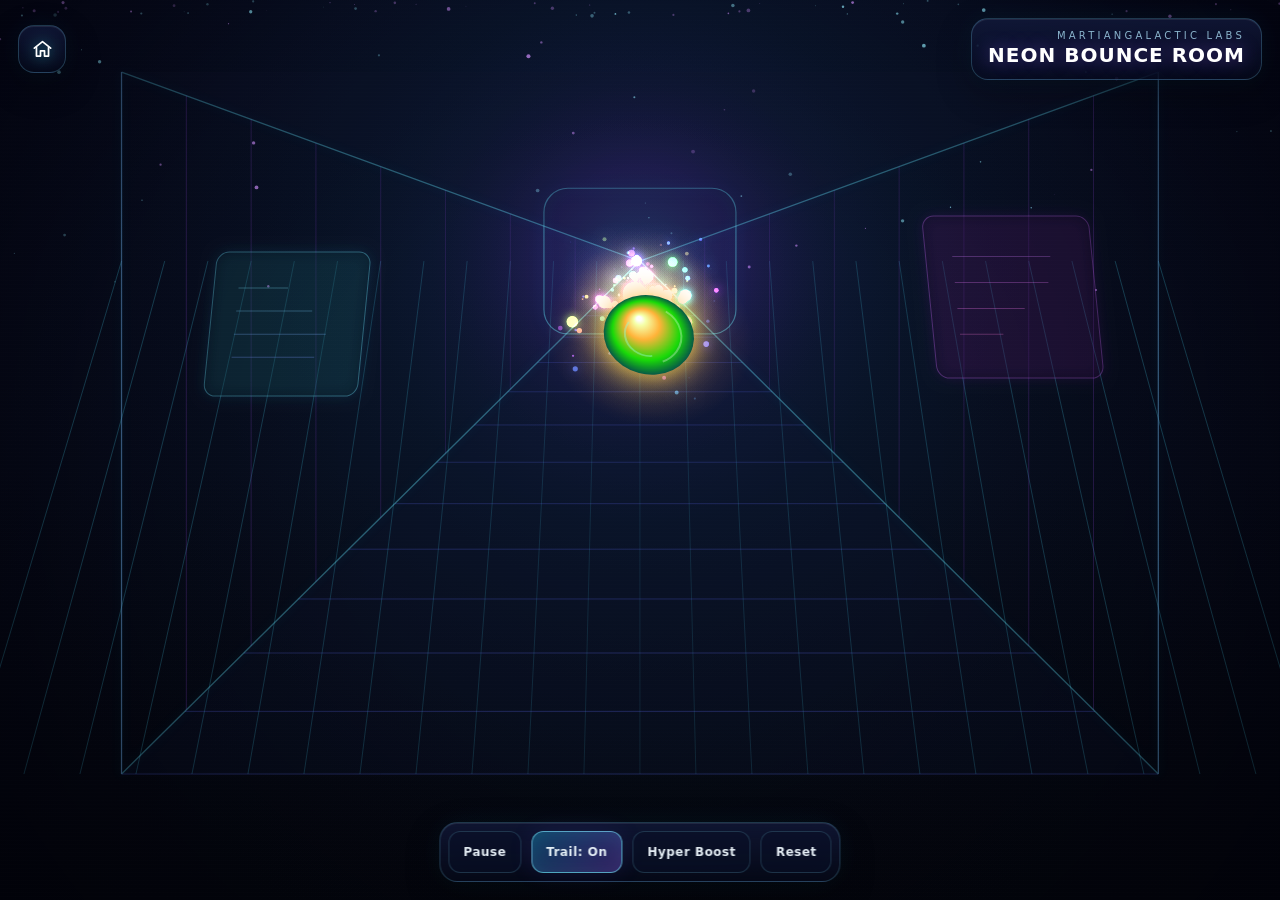
<file: games/neon-bounce-room/index.html>
<!DOCTYPE html>
<html lang="en">
<head>
  <meta charset="UTF-8" />
  <meta name="viewport" content="width=device-width, initial-scale=1.0" />
  <meta name="theme-color" content="#050816" />
  <title>Neon Bounce Room</title>
  <style>
    :root {
      --bg: #050816;
      --cyan: #38f2ff;
      --violet: #9c57ff;
      --pink: #ff4fd8;
      --lime: #9cff57;
      --glass: rgba(10, 16, 40, 0.5);
      --line: rgba(109, 230, 255, 0.32);
    }

    * { box-sizing: border-box; }

    html, body {
      width: 100%;
      height: 100%;
      margin: 0;
      overflow: hidden;
      background: var(--bg);
      font-family: Inter, ui-sans-serif, system-ui, -apple-system, BlinkMacSystemFont, "Segoe UI", sans-serif;
      color: white;
    }

    body {
      position: relative;
      background:
        radial-gradient(circle at 50% 30%, rgba(72, 60, 180, 0.24), transparent 36%),
        radial-gradient(circle at 18% 15%, rgba(0, 214, 255, 0.10), transparent 30%),
        linear-gradient(180deg, #06091a 0%, #03050d 100%);
    }

    #scene {
      position: fixed;
      inset: 0;
      width: 100%;
      height: 100%;
      display: block;
      touch-action: none;
      cursor: crosshair;
    }

    .hud {
      position: fixed;
      inset: 0;
      pointer-events: none;
      z-index: 5;
    }

    .topbar {
      position: absolute;
      top: 18px;
      left: 18px;
      right: 18px;
      display: flex;
      align-items: center;
      justify-content: space-between;
      gap: 14px;
    }

    .glass {
      background: linear-gradient(180deg, rgba(20, 27, 62, 0.72), rgba(8, 12, 30, 0.52));
      border: 1px solid rgba(124, 221, 255, 0.22);
      box-shadow:
        inset 0 1px 0 rgba(255,255,255,0.08),
        0 12px 35px rgba(0,0,0,0.28),
        0 0 28px rgba(54, 207, 255, 0.06);
      backdrop-filter: blur(14px) saturate(140%);
      -webkit-backdrop-filter: blur(14px) saturate(140%);
    }

    .home {
      width: 48px;
      height: 48px;
      display: grid;
      place-items: center;
      border-radius: 16px;
      color: white;
      text-decoration: none;
      pointer-events: auto;
      transition: transform 180ms ease, border-color 180ms ease, box-shadow 180ms ease;
    }

    .home:hover {
      transform: translateY(-2px) scale(1.04);
      border-color: rgba(92, 233, 255, 0.48);
      box-shadow: 0 0 28px rgba(56, 242, 255, 0.16), 0 12px 30px rgba(0,0,0,0.3);
    }

    .home:active { transform: scale(0.96); }
    .home svg { width: 23px; height: 23px; filter: drop-shadow(0 0 8px rgba(62,235,255,0.65)); }

    .brand {
      min-width: 0;
      padding: 11px 16px 12px;
      border-radius: 17px;
      display: flex;
      flex-direction: column;
      gap: 2px;
      margin-left: auto;
      text-align: right;
    }

    .eyebrow {
      font-size: 10px;
      letter-spacing: 0.32em;
      text-transform: uppercase;
      color: rgba(179, 234, 255, 0.76);
    }

    .title {
      font-weight: 800;
      font-size: clamp(15px, 2vw, 20px);
      letter-spacing: 0.05em;
      text-shadow: 0 0 18px rgba(145, 96, 255, 0.46);
      white-space: nowrap;
    }

    .bottom-panel {
      position: absolute;
      left: 50%;
      bottom: 18px;
      transform: translateX(-50%);
      display: flex;
      align-items: center;
      gap: 10px;
      padding: 8px;
      border-radius: 18px;
      pointer-events: auto;
      max-width: calc(100vw - 24px);
    }

    .control {
      appearance: none;
      border: 1px solid rgba(136, 231, 255, 0.18);
      background: rgba(9, 16, 38, 0.58);
      color: rgba(240, 250, 255, 0.94);
      min-height: 42px;
      padding: 0 14px;
      border-radius: 12px;
      font: inherit;
      font-size: 12px;
      font-weight: 700;
      letter-spacing: 0.04em;
      cursor: pointer;
      transition: transform 160ms ease, background 160ms ease, border-color 160ms ease, box-shadow 160ms ease;
    }

    .control:hover {
      transform: translateY(-1px);
      background: rgba(24, 34, 72, 0.74);
      border-color: rgba(100, 225, 255, 0.48);
      box-shadow: 0 0 20px rgba(61, 219, 255, 0.10);
    }

    .control:active { transform: scale(0.97); }
    .control.active {
      background: linear-gradient(135deg, rgba(25, 195, 255, 0.28), rgba(157, 77, 255, 0.30));
      border-color: rgba(118, 236, 255, 0.62);
      box-shadow: inset 0 0 18px rgba(74, 233, 255, 0.09), 0 0 24px rgba(122, 80, 255, 0.11);
    }

    .hint {
      position: absolute;
      left: 50%;
      bottom: 82px;
      transform: translateX(-50%);
      padding: 8px 12px;
      border-radius: 12px;
      font-size: 11px;
      letter-spacing: 0.06em;
      color: rgba(210, 238, 255, 0.72);
      text-align: center;
      white-space: nowrap;
      animation: hintFade 5s ease forwards;
    }

    @keyframes hintFade {
      0%, 55% { opacity: 1; transform: translateX(-50%) translateY(0); }
      100% { opacity: 0; transform: translateX(-50%) translateY(8px); }
    }

    .scanline {
      position: fixed;
      inset: 0;
      z-index: 4;
      pointer-events: none;
      opacity: 0.16;
      background: repeating-linear-gradient(
        to bottom,
        rgba(255,255,255,0.03) 0px,
        rgba(255,255,255,0.03) 1px,
        transparent 1px,
        transparent 4px
      );
      mix-blend-mode: overlay;
    }

    .vignette {
      position: fixed;
      inset: 0;
      z-index: 3;
      pointer-events: none;
      background: radial-gradient(circle at center, transparent 36%, rgba(0,0,10,0.18) 68%, rgba(0,0,8,0.62) 100%);
    }

    @media (max-width: 640px) {
      .topbar { top: 12px; left: 12px; right: 12px; }
      .home { width: 44px; height: 44px; border-radius: 14px; }
      .brand { padding: 9px 12px 10px; border-radius: 14px; }
      .eyebrow { font-size: 8px; letter-spacing: 0.24em; }
      .title { font-size: 14px; }
      .bottom-panel { bottom: 12px; gap: 6px; padding: 6px; }
      .control { min-height: 40px; padding: 0 10px; font-size: 11px; }
      .hint { bottom: 70px; max-width: calc(100vw - 24px); white-space: normal; }
    }

    @media (prefers-reduced-motion: reduce) {
      .hint { animation: none; }
      * { scroll-behavior: auto !important; }
    }
  </style>
</head>
<body>
  <canvas id="scene" aria-label="Interactive futuristic room with a bouncing neon ball"></canvas>

  <div class="vignette"></div>
  <div class="scanline"></div>

  <div class="hud">
    <div class="topbar">
      <a class="home glass" href="../../" aria-label="Back to home" title="Back to home">
        <svg viewBox="0 0 24 24" fill="none" aria-hidden="true">
          <path d="M3.5 10.6 12 3.8l8.5 6.8" stroke="currentColor" stroke-width="1.8" stroke-linecap="round" stroke-linejoin="round"/>
          <path d="M5.7 9.8v9.1h4.2v-5.5h4.2v5.5h4.2V9.8" stroke="currentColor" stroke-width="1.8" stroke-linecap="round" stroke-linejoin="round"/>
        </svg>
      </a>

      <div class="brand glass">
        <span class="eyebrow">MartianGalactic Labs</span>
        <span class="title">NEON BOUNCE ROOM</span>
      </div>
    </div>

    <div class="hint glass">Click or tap anywhere to launch the ball</div>

    <div class="bottom-panel glass">
      <button id="pauseBtn" class="control" type="button">Pause</button>
      <button id="trailBtn" class="control active" type="button">Trail: On</button>
      <button id="boostBtn" class="control" type="button">Hyper Boost</button>
      <button id="resetBtn" class="control" type="button">Reset</button>
    </div>
  </div>

  <script>
    (() => {
      'use strict';

      const canvas = document.getElementById('scene');
      const ctx = canvas.getContext('2d', { alpha: false });
      const pauseBtn = document.getElementById('pauseBtn');
      const trailBtn = document.getElementById('trailBtn');
      const boostBtn = document.getElementById('boostBtn');
      const resetBtn = document.getElementById('resetBtn');

      let width = 0;
      let height = 0;
      let dpr = 1;
      let lastTime = performance.now();
      let paused = false;
      let trailsEnabled = true;
      let hyperBoost = false;
      let shake = 0;
      let flash = 0;
      let pointer = { x: 0, y: 0, active: false };

      const stars = [];
      const particles = [];
      const trail = [];

      const ball = {
        x: 0,
        y: 0,
        vx: 360,
        vy: -120,
        radius: 34,
        hue: 185,
        spin: 0,
        squash: 0,
        lastImpact: 0
      };

      const room = {
        floorY: 0,
        ceilingY: 0,
        leftX: 0,
        rightX: 0,
        vanishX: 0,
        vanishY: 0
      };

      function resize() {
        dpr = Math.min(window.devicePixelRatio || 1, 2);
        width = Math.max(320, window.innerWidth);
        height = Math.max(480, window.innerHeight);
        canvas.width = Math.round(width * dpr);
        canvas.height = Math.round(height * dpr);
        canvas.style.width = width + 'px';
        canvas.style.height = height + 'px';
        ctx.setTransform(dpr, 0, 0, dpr, 0, 0);

        room.vanishX = width * 0.5;
        room.vanishY = height * 0.29;
        room.floorY = height * 0.86;
        room.ceilingY = height * 0.08;
        room.leftX = width * 0.095;
        room.rightX = width * 0.905;

        ball.radius = Math.max(24, Math.min(48, Math.min(width, height) * 0.047));
        if (!ball.x || !ball.y) resetBall(false);

        makeStars();
      }

      function makeStars() {
        stars.length = 0;
        const count = Math.round((width * height) / 11500);
        for (let i = 0; i < count; i++) {
          stars.push({
            x: Math.random() * width,
            y: Math.random() * height * 0.62,
            size: Math.random() * 1.8 + 0.25,
            speed: Math.random() * 0.7 + 0.2,
            phase: Math.random() * Math.PI * 2,
            tint: Math.random() > 0.5 ? 190 : 275
          });
        }
      }

      function resetBall(withBurst = true) {
        ball.x = width * 0.34;
        ball.y = height * 0.32;
        ball.vx = width * 0.28;
        ball.vy = -height * 0.18;
        ball.hue = 185;
        ball.spin = 0;
        ball.squash = 0;
        trail.length = 0;
        if (withBurst) burst(ball.x, ball.y, 30, ball.hue, 1.3);
      }

      function roomBoundsAtY(y) {
        const t = Math.max(0, Math.min(1, (y - room.vanishY) / (room.floorY - room.vanishY)));
        const left = room.vanishX + (room.leftX - room.vanishX) * t;
        const right = room.vanishX + (room.rightX - room.vanishX) * t;
        return { left, right, t };
      }

      function burst(x, y, count, hue, force = 1) {
        const maxParticles = 280;
        for (let i = 0; i < count && particles.length < maxParticles; i++) {
          const a = Math.random() * Math.PI * 2;
          const speed = (70 + Math.random() * 250) * force;
          particles.push({
            x,
            y,
            vx: Math.cos(a) * speed,
            vy: Math.sin(a) * speed,
            life: 0.45 + Math.random() * 0.75,
            maxLife: 0.45 + Math.random() * 0.75,
            size: 1.2 + Math.random() * 4.5,
            hue: (hue + Math.random() * 70 - 35 + 360) % 360,
            drag: 0.975 + Math.random() * 0.015
          });
        }
      }

      function impact(x, y, normalX, normalY, speed) {
        const now = performance.now();
        if (now - ball.lastImpact < 70) return;
        ball.lastImpact = now;
        ball.hue = (ball.hue + 27 + Math.random() * 34) % 360;
        ball.squash = Math.min(0.32, speed / 1800);
        shake = Math.min(12, speed / 100);
        flash = Math.min(1, speed / 1000);
        const count = Math.round(8 + Math.min(28, speed / 45));
        burst(x - normalX * ball.radius * 0.4, y - normalY * ball.radius * 0.4, count, ball.hue, 0.65 + speed / 1500);
      }

      function launchToward(x, y) {
        const dx = x - ball.x;
        const dy = y - ball.y;
        const length = Math.hypot(dx, dy) || 1;
        const base = hyperBoost ? 980 : 690;
        ball.vx = (dx / length) * base;
        ball.vy = (dy / length) * base - 180;
        burst(ball.x, ball.y, hyperBoost ? 32 : 18, ball.hue, hyperBoost ? 1.4 : 0.9);
        shake = hyperBoost ? 8 : 3;
      }

      function update(dt, time) {
        if (paused) return;

        const gravity = hyperBoost ? 1180 : 930;
        const restitution = hyperBoost ? 0.91 : 0.86;
        const air = Math.pow(0.9992, dt * 60);

        ball.vy += gravity * dt;
        ball.vx *= air;
        ball.vy *= Math.pow(0.99965, dt * 60);
        ball.x += ball.vx * dt;
        ball.y += ball.vy * dt;
        ball.spin += (ball.vx / Math.max(1, ball.radius)) * dt * 0.025;
        ball.hue = (ball.hue + dt * (hyperBoost ? 38 : 13)) % 360;
        ball.squash *= Math.pow(0.04, dt);

        const bounds = roomBoundsAtY(Math.max(room.vanishY + 1, ball.y));
        const left = bounds.left + ball.radius;
        const right = bounds.right - ball.radius;
        const floor = room.floorY - ball.radius;
        const ceiling = room.ceilingY + ball.radius;

        if (ball.x < left) {
          const speed = Math.abs(ball.vx);
          ball.x = left;
          ball.vx = Math.abs(ball.vx) * restitution;
          impact(left, ball.y, 1, 0, speed);
        } else if (ball.x > right) {
          const speed = Math.abs(ball.vx);
          ball.x = right;
          ball.vx = -Math.abs(ball.vx) * restitution;
          impact(right, ball.y, -1, 0, speed);
        }

        if (ball.y > floor) {
          const speed = Math.abs(ball.vy);
          ball.y = floor;
          ball.vy = -Math.abs(ball.vy) * restitution;
          ball.vx *= 0.995;
          impact(ball.x, floor, 0, -1, speed);
          if (Math.abs(ball.vy) < 115) ball.vy = -(hyperBoost ? 510 : 390);
        } else if (ball.y < ceiling) {
          const speed = Math.abs(ball.vy);
          ball.y = ceiling;
          ball.vy = Math.abs(ball.vy) * restitution;
          impact(ball.x, ceiling, 0, 1, speed);
        }

        if (trailsEnabled) {
          trail.unshift({ x: ball.x, y: ball.y, hue: ball.hue, life: 1, r: ball.radius });
          const maxTrail = hyperBoost ? 34 : 24;
          if (trail.length > maxTrail) trail.length = maxTrail;
          for (const t of trail) t.life *= Math.pow(0.14, dt);
        } else {
          trail.length = 0;
        }

        for (let i = particles.length - 1; i >= 0; i--) {
          const p = particles[i];
          p.life -= dt;
          p.vy += gravity * 0.32 * dt;
          p.vx *= Math.pow(p.drag, dt * 60);
          p.vy *= Math.pow(p.drag, dt * 60);
          p.x += p.vx * dt;
          p.y += p.vy * dt;
          if (p.life <= 0) particles.splice(i, 1);
        }

        shake *= Math.pow(0.03, dt);
        flash *= Math.pow(0.015, dt);

        for (const s of stars) {
          s.y += s.speed * dt * 6;
          if (s.y > room.vanishY + 30) {
            s.y = Math.random() * 15;
            s.x = Math.random() * width;
          }
        }
      }

      function drawBackground(time) {
        const g = ctx.createLinearGradient(0, 0, 0, height);
        g.addColorStop(0, '#06091b');
        g.addColorStop(0.52, '#050816');
        g.addColorStop(1, '#02040a');
        ctx.fillStyle = g;
        ctx.fillRect(0, 0, width, height);

        const aura = ctx.createRadialGradient(room.vanishX, room.vanishY, 0, room.vanishX, room.vanishY, Math.max(width, height) * 0.62);
        aura.addColorStop(0, 'rgba(87, 65, 214, 0.27)');
        aura.addColorStop(0.34, 'rgba(31, 110, 172, 0.10)');
        aura.addColorStop(1, 'rgba(0, 0, 0, 0)');
        ctx.fillStyle = aura;
        ctx.fillRect(0, 0, width, height);

        for (const s of stars) {
          const twinkle = 0.32 + 0.45 * (0.5 + 0.5 * Math.sin(time * 0.0017 + s.phase));
          ctx.fillStyle = `hsla(${s.tint}, 100%, 78%, ${twinkle})`;
          ctx.beginPath();
          ctx.arc(s.x, s.y, s.size, 0, Math.PI * 2);
          ctx.fill();
        }
      }

      function drawRoom(time) {
        const vx = room.vanishX;
        const vy = room.vanishY;
        const pulse = 0.55 + 0.45 * Math.sin(time * 0.0012);

        // Back portal
        const portalW = Math.min(width * 0.25, 320);
        const portalH = Math.min(height * 0.29, 260);
        const pg = ctx.createRadialGradient(vx, vy, 0, vx, vy, portalW * 0.7);
        pg.addColorStop(0, `rgba(67, 240, 255, ${0.15 + pulse * 0.06})`);
        pg.addColorStop(0.42, 'rgba(139, 70, 255, 0.10)');
        pg.addColorStop(1, 'rgba(0,0,0,0)');
        ctx.fillStyle = pg;
        ctx.fillRect(vx - portalW, vy - portalH, portalW * 2, portalH * 2);

        ctx.save();
        ctx.strokeStyle = `rgba(99, 233, 255, ${0.34 + pulse * 0.14})`;
        ctx.lineWidth = 1.2;
        ctx.shadowColor = 'rgba(54, 224, 255, 0.72)';
        ctx.shadowBlur = 16;
        roundRectPath(ctx, vx - portalW * 0.30, vy - portalH * 0.28, portalW * 0.60, portalH * 0.56, 24);
        ctx.stroke();
        ctx.restore();

        // Room planes
        ctx.fillStyle = 'rgba(15, 21, 50, 0.24)';
        ctx.beginPath();
        ctx.moveTo(room.leftX, room.floorY);
        ctx.lineTo(vx, vy);
        ctx.lineTo(room.rightX, room.floorY);
        ctx.closePath();
        ctx.fill();

        ctx.fillStyle = 'rgba(16, 21, 48, 0.20)';
        ctx.beginPath();
        ctx.moveTo(room.leftX, room.ceilingY);
        ctx.lineTo(vx, vy);
        ctx.lineTo(room.rightX, room.ceilingY);
        ctx.closePath();
        ctx.fill();

        // Floor grid
        ctx.save();
        ctx.lineWidth = 1;
        for (let i = 0; i <= 12; i++) {
          const t = i / 12;
          const sx = vx + (room.leftX - vx) * t;
          const ex = vx + (room.rightX - vx) * t;
          ctx.strokeStyle = `rgba(77, 224, 255, ${0.10 + t * 0.18})`;
          ctx.beginPath();
          ctx.moveTo(sx, vy);
          ctx.lineTo(sx + (sx < vx ? -width * 0.12 : width * 0.12) * t, room.floorY);
          ctx.stroke();

          if (i > 0) {
            ctx.beginPath();
            ctx.moveTo(ex, vy);
            ctx.lineTo(ex + (ex < vx ? -width * 0.12 : width * 0.12) * t, room.floorY);
            ctx.stroke();
          }
        }

        const rows = 17;
        for (let i = 1; i <= rows; i++) {
          const z = i / rows;
          const eased = Math.pow(z, 2.15);
          const y = vy + (room.floorY - vy) * eased;
          const b = roomBoundsAtY(y);
          ctx.strokeStyle = `rgba(98, 110, 255, ${0.07 + z * 0.22})`;
          ctx.beginPath();
          ctx.moveTo(b.left, y);
          ctx.lineTo(b.right, y);
          ctx.stroke();
        }

        // Wall ribs
        for (let i = 0; i < 8; i++) {
          const z = (i + 1) / 8;
          const yTop = vy + (room.ceilingY - vy) * z;
          const yBot = vy + (room.floorY - vy) * z;
          const xL = vx + (room.leftX - vx) * z;
          const xR = vx + (room.rightX - vx) * z;
          const alpha = 0.08 + z * 0.16;
          ctx.strokeStyle = `rgba(168, 81, 255, ${alpha})`;
          ctx.beginPath();
          ctx.moveTo(xL, yTop);
          ctx.lineTo(xL, yBot);
          ctx.stroke();
          ctx.beginPath();
          ctx.moveTo(xR, yTop);
          ctx.lineTo(xR, yBot);
          ctx.stroke();
        }
        ctx.restore();

        // Main outlines
        ctx.save();
        ctx.lineWidth = 1.35;
        ctx.shadowBlur = 11;
        ctx.shadowColor = 'rgba(56, 220, 255, 0.45)';
        ctx.strokeStyle = 'rgba(102, 232, 255, 0.36)';
        ctx.beginPath();
        ctx.moveTo(room.leftX, room.ceilingY);
        ctx.lineTo(vx, vy);
        ctx.lineTo(room.rightX, room.ceilingY);
        ctx.moveTo(room.leftX, room.floorY);
        ctx.lineTo(vx, vy);
        ctx.lineTo(room.rightX, room.floorY);
        ctx.moveTo(room.leftX, room.ceilingY);
        ctx.lineTo(room.leftX, room.floorY);
        ctx.moveTo(room.rightX, room.ceilingY);
        ctx.lineTo(room.rightX, room.floorY);
        ctx.stroke();
        ctx.restore();

        // Floating wall panels
        drawPanel(width * 0.17, height * 0.28, width * 0.12, height * 0.16, -0.10, 190, time);
        drawPanel(width * 0.72, height * 0.24, width * 0.13, height * 0.18, 0.10, 280, time + 900);
      }

      function drawPanel(x, y, w, h, skew, hue, time) {
        const flicker = 0.52 + 0.48 * Math.sin(time * 0.0017);
        ctx.save();
        ctx.translate(x, y);
        ctx.transform(1, 0, skew, 1, 0, 0);
        ctx.fillStyle = `hsla(${hue}, 55%, 12%, 0.28)`;
        ctx.strokeStyle = `hsla(${hue}, 100%, 72%, ${0.18 + flicker * 0.18})`;
        ctx.lineWidth = 1;
        ctx.shadowColor = `hsla(${hue}, 100%, 62%, 0.40)`;
        ctx.shadowBlur = 14;
        roundRectPath(ctx, 0, 0, w, h, 12);
        ctx.fill();
        ctx.stroke();

        ctx.shadowBlur = 0;
        for (let i = 0; i < 4; i++) {
          const yy = h * (0.25 + i * 0.16);
          ctx.strokeStyle = `hsla(${hue + i * 12}, 100%, 74%, ${0.16 + flicker * 0.18})`;
          ctx.beginPath();
          ctx.moveTo(w * 0.16, yy);
          ctx.lineTo(w * (0.58 + Math.sin(time * 0.002 + i) * 0.18), yy);
          ctx.stroke();
        }
        ctx.restore();
      }

      function drawTrail() {
        if (!trailsEnabled || trail.length < 2) return;
        ctx.save();
        ctx.globalCompositeOperation = 'lighter';
        for (let i = trail.length - 1; i >= 0; i--) {
          const t = trail[i];
          const alpha = (1 - i / trail.length) * 0.12 * t.life;
          if (alpha <= 0.002) continue;
          const r = t.r * (0.35 + (1 - i / trail.length) * 0.48);
          const g = ctx.createRadialGradient(t.x, t.y, 0, t.x, t.y, r * 2.4);
          g.addColorStop(0, `hsla(${t.hue}, 100%, 72%, ${alpha * 2.4})`);
          g.addColorStop(0.35, `hsla(${(t.hue + 55) % 360}, 100%, 58%, ${alpha})`);
          g.addColorStop(1, `hsla(${t.hue}, 100%, 50%, 0)`);
          ctx.fillStyle = g;
          ctx.beginPath();
          ctx.arc(t.x, t.y, r * 2.4, 0, Math.PI * 2);
          ctx.fill();
        }
        ctx.restore();
      }

      function drawBall(time) {
        const speed = Math.hypot(ball.vx, ball.vy);
        const stretch = Math.min(0.22, speed / 3600);
        const angle = Math.atan2(ball.vy, ball.vx);
        const squashX = 1 + stretch - ball.squash * 0.55;
        const squashY = 1 - stretch + ball.squash;

        ctx.save();
        ctx.translate(ball.x, ball.y);
        ctx.rotate(angle * 0.18);
        ctx.scale(squashX, squashY);
        ctx.globalCompositeOperation = 'lighter';

        const outer = ctx.createRadialGradient(0, 0, ball.radius * 0.12, 0, 0, ball.radius * 2.3);
        outer.addColorStop(0, `hsla(${ball.hue}, 100%, 76%, 0.42)`);
        outer.addColorStop(0.22, `hsla(${(ball.hue + 52) % 360}, 100%, 66%, 0.26)`);
        outer.addColorStop(0.5, `hsla(${ball.hue}, 100%, 56%, 0.12)`);
        outer.addColorStop(1, `hsla(${ball.hue}, 100%, 50%, 0)`);
        ctx.fillStyle = outer;
        ctx.beginPath();
        ctx.arc(0, 0, ball.radius * 2.3, 0, Math.PI * 2);
        ctx.fill();

        ctx.globalCompositeOperation = 'source-over';
        const grad = ctx.createRadialGradient(-ball.radius * 0.30, -ball.radius * 0.34, ball.radius * 0.05, 0, 0, ball.radius);
        grad.addColorStop(0, 'rgba(255,255,255,0.98)');
        grad.addColorStop(0.09, `hsl(${(ball.hue + 30) % 360}, 100%, 83%)`);
        grad.addColorStop(0.35, `hsl(${ball.hue}, 100%, 61%)`);
        grad.addColorStop(0.73, `hsl(${(ball.hue + 78) % 360}, 94%, 44%)`);
        grad.addColorStop(1, `hsl(${(ball.hue + 130) % 360}, 88%, 18%)`);

        ctx.fillStyle = grad;
        ctx.shadowColor = `hsla(${ball.hue}, 100%, 62%, 0.95)`;
        ctx.shadowBlur = hyperBoost ? 36 : 24;
        ctx.beginPath();
        ctx.arc(0, 0, ball.radius, 0, Math.PI * 2);
        ctx.fill();

        ctx.shadowBlur = 0;
        ctx.rotate(ball.spin);
        ctx.strokeStyle = 'rgba(255,255,255,0.30)';
        ctx.lineWidth = Math.max(1, ball.radius * 0.045);
        ctx.beginPath();
        ctx.arc(0, 0, ball.radius * 0.72, -1.25, 0.9);
        ctx.stroke();
        ctx.strokeStyle = `hsla(${(ball.hue + 120) % 360}, 100%, 78%, 0.42)`;
        ctx.beginPath();
        ctx.arc(0, 0, ball.radius * 0.53, 1.2, 3.5);
        ctx.stroke();

        ctx.restore();

        // Floor reflection / contact glow
        const floorDistance = Math.max(0, room.floorY - ball.y);
        const proximity = Math.max(0, 1 - floorDistance / (height * 0.42));
        const floorBounds = roomBoundsAtY(room.floorY - 2);
        const rx = Math.min(ball.radius * 2.4, (floorBounds.right - floorBounds.left) * 0.12);
        ctx.save();
        ctx.globalCompositeOperation = 'lighter';
        ctx.translate(ball.x, room.floorY + 2);
        ctx.scale(1, 0.22);
        const rg = ctx.createRadialGradient(0, 0, 0, 0, 0, rx);
        rg.addColorStop(0, `hsla(${ball.hue}, 100%, 62%, ${0.20 * proximity})`);
        rg.addColorStop(1, `hsla(${ball.hue}, 100%, 55%, 0)`);
        ctx.fillStyle = rg;
        ctx.beginPath();
        ctx.arc(0, 0, rx, 0, Math.PI * 2);
        ctx.fill();
        ctx.restore();
      }

      function drawParticles() {
        ctx.save();
        ctx.globalCompositeOperation = 'lighter';
        for (const p of particles) {
          const alpha = Math.max(0, p.life / p.maxLife);
          ctx.fillStyle = `hsla(${p.hue}, 100%, 70%, ${alpha * 0.85})`;
          ctx.shadowColor = `hsla(${p.hue}, 100%, 60%, ${alpha})`;
          ctx.shadowBlur = 10;
          ctx.beginPath();
          ctx.arc(p.x, p.y, p.size * alpha, 0, Math.PI * 2);
          ctx.fill();
        }
        ctx.restore();
      }

      function drawPointer() {
        if (!pointer.active) return;
        ctx.save();
        ctx.globalCompositeOperation = 'lighter';
        ctx.strokeStyle = 'rgba(119, 237, 255, 0.35)';
        ctx.lineWidth = 1;
        ctx.beginPath();
        ctx.arc(pointer.x, pointer.y, 18, 0, Math.PI * 2);
        ctx.stroke();
        ctx.beginPath();
        ctx.moveTo(pointer.x - 7, pointer.y);
        ctx.lineTo(pointer.x + 7, pointer.y);
        ctx.moveTo(pointer.x, pointer.y - 7);
        ctx.lineTo(pointer.x, pointer.y + 7);
        ctx.stroke();
        ctx.restore();
      }

      function render(time) {
        const sx = shake > 0.05 ? (Math.random() - 0.5) * shake : 0;
        const sy = shake > 0.05 ? (Math.random() - 0.5) * shake : 0;

        ctx.save();
        ctx.translate(sx, sy);
        drawBackground(time);
        drawRoom(time);
        drawTrail();
        drawParticles();
        drawBall(time);
        drawPointer();
        if (flash > 0.002) {
          ctx.fillStyle = `rgba(136, 240, 255, ${flash * 0.07})`;
          ctx.fillRect(0, 0, width, height);
        }
        ctx.restore();
      }

      function frame(time) {
        const dt = Math.min(0.032, Math.max(0.001, (time - lastTime) / 1000));
        lastTime = time;
        update(dt, time);
        render(time);
        requestAnimationFrame(frame);
      }

      function roundRectPath(context, x, y, w, h, r) {
        const radius = Math.min(r, Math.abs(w) / 2, Math.abs(h) / 2);
        context.beginPath();
        context.moveTo(x + radius, y);
        context.arcTo(x + w, y, x + w, y + h, radius);
        context.arcTo(x + w, y + h, x, y + h, radius);
        context.arcTo(x, y + h, x, y, radius);
        context.arcTo(x, y, x + w, y, radius);
        context.closePath();
      }

      function pointerPosition(event) {
        const rect = canvas.getBoundingClientRect();
        const point = event.touches ? event.touches[0] : event;
        return {
          x: point.clientX - rect.left,
          y: point.clientY - rect.top
        };
      }

      canvas.addEventListener('pointermove', (event) => {
        const p = pointerPosition(event);
        pointer.x = p.x;
        pointer.y = p.y;
        pointer.active = true;
      });

      canvas.addEventListener('pointerleave', () => {
        pointer.active = false;
      });

      canvas.addEventListener('pointerdown', (event) => {
        event.preventDefault();
        const p = pointerPosition(event);
        pointer.x = p.x;
        pointer.y = p.y;
        pointer.active = true;
        launchToward(p.x, p.y);
      });

      window.addEventListener('keydown', (event) => {
        if (event.code === 'Space') {
          event.preventDefault();
          paused = !paused;
          pauseBtn.textContent = paused ? 'Resume' : 'Pause';
          pauseBtn.classList.toggle('active', paused);
        } else if (event.key.toLowerCase() === 'r') {
          resetBall(true);
        } else if (event.key.toLowerCase() === 'b') {
          hyperBoost = !hyperBoost;
          boostBtn.classList.toggle('active', hyperBoost);
        }
      });

      pauseBtn.addEventListener('click', () => {
        paused = !paused;
        pauseBtn.textContent = paused ? 'Resume' : 'Pause';
        pauseBtn.classList.toggle('active', paused);
      });

      trailBtn.addEventListener('click', () => {
        trailsEnabled = !trailsEnabled;
        trailBtn.textContent = `Trail: ${trailsEnabled ? 'On' : 'Off'}`;
        trailBtn.classList.toggle('active', trailsEnabled);
      });

      boostBtn.addEventListener('click', () => {
        hyperBoost = !hyperBoost;
        boostBtn.classList.toggle('active', hyperBoost);
        boostBtn.textContent = hyperBoost ? 'Hyper: On' : 'Hyper Boost';
        if (hyperBoost) burst(ball.x, ball.y, 36, ball.hue, 1.5);
      });

      resetBtn.addEventListener('click', () => resetBall(true));
      window.addEventListener('resize', resize);

      resize();
      requestAnimationFrame(frame);
    })();
  </script>
</body>
</html>
</file>
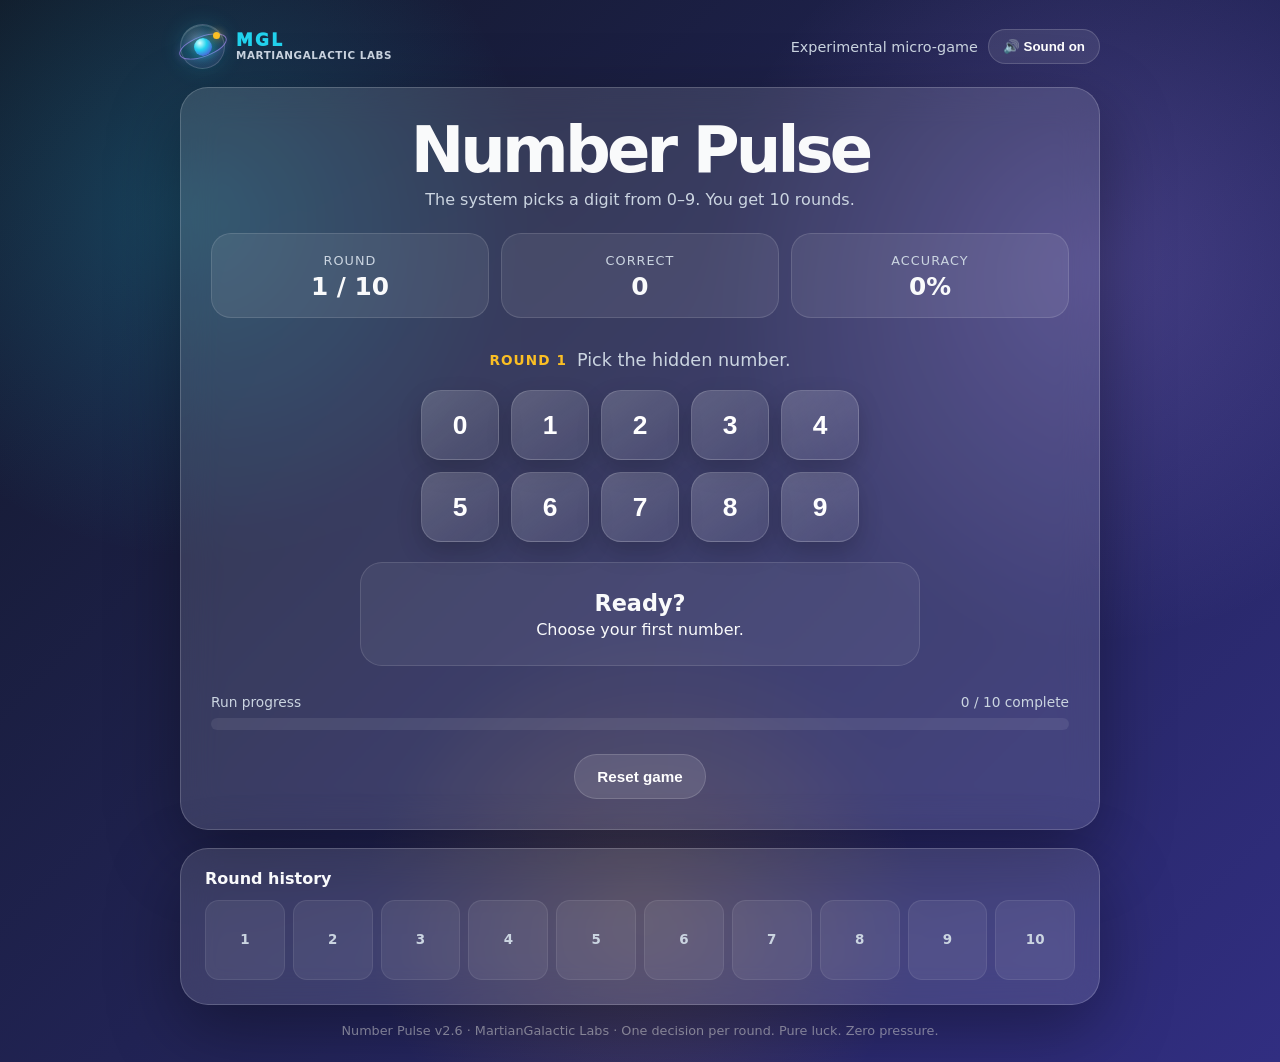
<file: games/number-pulse/index.html>
<!DOCTYPE html>
<html lang="en">
<head>
  <meta charset="UTF-8" />
  <meta name="viewport" content="width=device-width, initial-scale=1.0" />

  <title>Number Pulse v2.6 | MartianGalactic Labs</title>

  <style>
    :root{
      --bg1:#111827;
      --bg2:#312e81;

      --card:rgba(255,255,255,.12);
      --card-border:rgba(255,255,255,.18);

      --text:#f9fafb;
      --muted:#cbd5e1;

      --accent:#22d3ee;
      --accent2:#a78bfa;

      --good:#34d399;
      --bad:#fb7185;
      --warn:#fbbf24;

      --shadow:0 24px 70px rgba(0,0,0,.35);
    }

    *{
      box-sizing:border-box;
    }

    html{
      scroll-behavior:smooth;
    }

    body{
      margin:0;

      min-height:100vh;

      display:grid;
      place-items:center;

      padding:24px;

      overflow-x:hidden;

      color:var(--text);

      font-family:
        Inter,
        ui-sans-serif,
        system-ui,
        -apple-system,
        BlinkMacSystemFont,
        "Segoe UI",
        sans-serif;

      background:
        radial-gradient(
          circle at 15% 20%,
          rgba(34,211,238,.22),
          transparent 25%
        ),
        radial-gradient(
          circle at 85% 25%,
          rgba(167,139,250,.25),
          transparent 28%
        ),
        radial-gradient(
          circle at 50% 85%,
          rgba(251,191,36,.16),
          transparent 25%
        ),
        linear-gradient(
          135deg,
          var(--bg1),
          var(--bg2)
        );
    }

    button,
    a{
      -webkit-tap-highlight-color:transparent;
    }

    button:focus-visible,
    a:focus-visible{
      outline:3px solid rgba(34,211,238,.72);
      outline-offset:3px;
    }

    .home-button{
      position:fixed;
      z-index:1000;
      top:16px;
      left:16px;

      display:inline-flex;
      align-items:center;
      justify-content:center;
      gap:7px;

      min-height:42px;
      padding:0 14px;

      color:var(--text);

      border:1px solid rgba(255,255,255,.16);
      border-radius:999px;

      background:rgba(255,255,255,.09);

      backdrop-filter:blur(14px);
      -webkit-backdrop-filter:blur(14px);

      box-shadow:0 10px 30px rgba(0,0,0,.22);

      text-decoration:none;
      font-size:.82rem;
      font-weight:800;
      letter-spacing:.02em;

      transition:
        transform .18s ease,
        background .18s ease,
        border-color .18s ease;
    }

    .home-button:hover{
      transform:translateY(-2px);

      background:rgba(255,255,255,.14);
      border-color:rgba(34,211,238,.55);
    }

    .home-button:active{
      transform:scale(.98);
    }

    .shell{
      width:min(920px,100%);

      display:grid;
      gap:18px;
    }

    .topbar{
      display:flex;
      justify-content:space-between;
      align-items:center;
      gap:12px;

      flex-wrap:wrap;
    }
.mgl-logo{
  display:inline-flex;
  align-items:center;
  gap:11px;

  color:var(--text);
  text-decoration:none;

  border-radius:16px;

  transition:
    transform .18s ease,
    filter .18s ease;
}

.mgl-logo:hover{
  transform:translateY(-2px);

  filter:brightness(1.12);
}

.mgl-logo:active{
  transform:scale(.98);
}

.mgl-orbit{
  position:relative;

  width:45px;
  height:45px;

  flex:0 0 45px;

  display:grid;
  place-items:center;

  border:1px solid rgba(255,255,255,.16);
  border-radius:50%;

  background:
    radial-gradient(
      circle at 34% 30%,
      rgba(255,255,255,.22),
      rgba(34,211,238,.14) 40%,
      rgba(167,139,250,.16)
    );

  box-shadow:
    0 0 22px rgba(34,211,238,.16),
    inset 0 1px 0 rgba(255,255,255,.14);
}

.mgl-orbit::before{
  content:"";

  position:absolute;

  width:48px;
  height:19px;

  border:1px solid rgba(167,139,250,.7);
  border-radius:50%;

  transform:rotate(-20deg);

  box-shadow:0 0 10px rgba(167,139,250,.24);
}

.mgl-planet{
  position:relative;
  z-index:2;

  width:18px;
  height:18px;

  border-radius:50%;

  background:
    radial-gradient(
      circle at 32% 28%,
      #d8ffff,
      var(--accent) 38%,
      #4475db 72%,
      #30246e
    );

  box-shadow:
    0 0 13px rgba(34,211,238,.7);
}

.mgl-moon{
  position:absolute;
  z-index:3;

  top:7px;
  right:4px;

  width:7px;
  height:7px;

  border-radius:50%;

  background:var(--warn);

  box-shadow:
    0 0 8px rgba(251,191,36,.8);
}

.mgl-wordmark{
  display:grid;
  gap:1px;

  line-height:1;
}

.mgl-wordmark strong{
  color:var(--accent);

  font-size:1.05rem;
  font-weight:950;
  letter-spacing:.14em;
}

.mgl-wordmark small{
  color:var(--muted);

  font-size:.65rem;
  font-weight:800;
  letter-spacing:.055em;
  text-transform:uppercase;
}
    .brand{
      color:var(--accent);

      font-size:.85rem;
      font-weight:900;
      letter-spacing:.08em;
      text-transform:uppercase;
    }

    .top-actions{
      display:flex;
      align-items:center;
      gap:10px;
    }

    .mode{
      color:var(--muted);
      font-size:.9rem;
    }

    .sound-toggle{
      appearance:none;

      min-width:112px;
      padding:9px 14px;

      cursor:pointer;

      color:white;

      border:1px solid rgba(255,255,255,.16);
      border-radius:999px;

      background:rgba(255,255,255,.09);

      font-weight:800;

      transition:
        transform .18s ease,
        background .18s ease,
        border-color .18s ease;
    }

    .sound-toggle:hover{
      transform:translateY(-2px);

      background:rgba(255,255,255,.14);
      border-color:rgba(34,211,238,.55);
    }

    .card{
      overflow:hidden;

      border:1px solid var(--card-border);
      border-radius:28px;

      background:var(--card);

      backdrop-filter:blur(18px);
      -webkit-backdrop-filter:blur(18px);

      box-shadow:var(--shadow);
    }

    .main{
      display:grid;
      gap:24px;

      padding:30px;
    }

    .hero{
      display:grid;
      gap:8px;

      text-align:center;
    }

    h1{
      margin:0;

      font-size:clamp(2rem,6vw,4rem);
      line-height:1;
      letter-spacing:-.06em;
    }

    .subtitle{
      margin:0;

      color:var(--muted);

      font-size:1rem;
    }

    .stats{
      display:grid;
      grid-template-columns:repeat(3,1fr);
      gap:12px;
    }

    .stat{
      padding:16px;

      text-align:center;

      border:1px solid rgba(255,255,255,.12);
      border-radius:20px;

      background:rgba(255,255,255,.08);
    }

    .stat b{
      display:block;

      margin-top:3px;

      font-size:1.55rem;
    }

    .stat span{
      color:var(--muted);

      font-size:.8rem;
      letter-spacing:.08em;
      text-transform:uppercase;
    }

    .arena{
      display:grid;
      place-items:center;
      gap:20px;

      padding:8px 0 4px;
    }
.round-line{
  display:flex;
  align-items:center;
  justify-content:center;
  gap:10px;
  flex-wrap:wrap;
  text-align:center;
}
    .round{
      color:var(--warn);

      font-size:.85rem;
      font-weight:800;
      letter-spacing:.08em;
      text-transform:uppercase;
    }

    .prompt{
  color:var(--muted);

  font-size:1.1rem;
  text-align:center;
}

    .digits{
      display:grid;
      grid-template-columns:repeat(5,minmax(52px,78px));
      gap:12px;

      justify-content:center;
    }

    .digit{
      appearance:none;

      min-height:70px;

      cursor:pointer;

      color:white;

      border:1px solid rgba(255,255,255,.16);
      border-radius:20px;

      background:
        linear-gradient(
          145deg,
          rgba(255,255,255,.18),
          rgba(255,255,255,.08)
        );

      box-shadow:0 10px 24px rgba(0,0,0,.18);

      font-size:1.65rem;
      font-weight:900;

      transition:
        transform .18s ease,
        background .18s ease,
        border-color .18s ease,
        opacity .18s ease;
    }

    .digit:hover{
      transform:translateY(-3px) scale(1.03);

      border-color:rgba(34,211,238,.7);

      background:
        linear-gradient(
          145deg,
          rgba(34,211,238,.35),
          rgba(167,139,250,.2)
        );
    }

    .digit:active{
      transform:scale(.97);
    }

    .digit:disabled{
      cursor:not-allowed;

      opacity:.55;

      transform:none;
    }

    .digit.correct-choice{
      opacity:1;

      border-color:rgba(52,211,153,.9);

      background:
        linear-gradient(
          145deg,
          rgba(52,211,153,.58),
          rgba(34,211,238,.28)
        );

      box-shadow:
        0 0 0 2px rgba(52,211,153,.16),
        0 0 26px rgba(52,211,153,.36);
    }

    .digit.wrong-choice{
      opacity:1;

      border-color:rgba(251,113,133,.82);

      background:
        linear-gradient(
          145deg,
          rgba(251,113,133,.5),
          rgba(167,139,250,.22)
        );
    }

    .digit.hidden-reveal{
      opacity:1;

      border-color:rgba(251,191,36,.85);

      background:
        linear-gradient(
          145deg,
          rgba(251,191,36,.42),
          rgba(167,139,250,.24)
        );

      box-shadow:0 0 22px rgba(251,191,36,.28);
    }

    .feedback{
      width:min(560px,100%);
      min-height:104px;

      display:grid;
      place-items:center;

      padding:18px;

      text-align:center;

      border:1px solid rgba(255,255,255,.12);
      border-radius:22px;

      background:rgba(255,255,255,.06);

      transition:
        transform .18s ease,
        border-color .18s ease,
        background .18s ease;
    }

    .feedback strong{
      display:block;

      margin-bottom:4px;

      font-size:1.4rem;
    }

    .feedback.good{
      border-color:rgba(52,211,153,.5);
      background:rgba(52,211,153,.14);
    }

    .feedback.bad{
      border-color:rgba(251,113,133,.5);
      background:rgba(251,113,133,.14);
    }

    .feedback.auto-ready{
      cursor:pointer;
    }

    .feedback.auto-ready:hover{
      transform:translateY(-1px);

      border-color:rgba(34,211,238,.55);
    }

    .pulse-countdown{
      display:flex;
      align-items:center;
      justify-content:center;
      gap:9px;

      min-height:25px;
      margin-top:-8px;

      cursor:pointer;

      color:var(--muted);

      font-size:.78rem;
      font-weight:800;
      letter-spacing:.04em;

      user-select:none;
      -webkit-user-select:none;
    }

    .pulse-countdown[hidden]{
      display:none;
    }

    .pulse-dots{
      display:inline-flex;
      gap:7px;
    }

    .pulse-dot{
      width:9px;
      height:9px;

      border:1px solid rgba(255,255,255,.14);
      border-radius:50%;

      background:rgba(255,255,255,.18);

      transition:
        transform .22s ease,
        opacity .22s ease,
        background .22s ease,
        box-shadow .22s ease;
    }

    .pulse-dot.active{
      transform:scale(1.17);

      background:var(--accent);

      box-shadow:0 0 14px rgba(34,211,238,.8);
    }

    .pulse-dot.done{
      transform:scale(.74);

      opacity:.24;
    }

    .progress-wrap{
      display:grid;
      gap:8px;
    }

    .progress-label{
      display:flex;
      justify-content:space-between;

      color:var(--muted);

      font-size:.86rem;
    }

    .progress{
      height:12px;

      overflow:hidden;

      border-radius:999px;

      background:rgba(255,255,255,.08);
    }

    .progress > div{
      width:0%;
      height:100%;

      border-radius:inherit;

      background:
        linear-gradient(
          90deg,
          var(--accent),
          var(--accent2),
          var(--warn)
        );

      transition:width .35s ease;
    }

    .actions{
      display:flex;
      justify-content:center;
      gap:12px;

      flex-wrap:wrap;
    }

    .btn{
      padding:13px 22px;

      cursor:pointer;

      border:none;
      border-radius:999px;

      font-size:.95rem;
      font-weight:800;

      transition:
        transform .18s ease,
        opacity .18s ease,
        border-color .18s ease;
    }

    .btn:hover{
      transform:translateY(-2px);
    }

    .btn:active{
      transform:scale(.98);
    }

    .primary{
      color:#0f172a;

      background:
        linear-gradient(
          90deg,
          var(--accent),
          #67e8f9
        );
    }

    .secondary{
      color:white;

      border:1px solid rgba(255,255,255,.15);

      background:rgba(255,255,255,.11);
    }

    .history{
      padding:20px 24px 24px;
    }

    .history h2{
      margin:0 0 12px;

      font-size:1rem;
    }

    .history-grid{
      display:grid;
      grid-template-columns:repeat(10,1fr);
      gap:8px;
    }

    .history-item{
      aspect-ratio:1;

      display:grid;
      place-items:center;

      color:var(--muted);

      border:1px solid rgba(255,255,255,.08);
      border-radius:14px;

      background:rgba(255,255,255,.07);

      font-size:.84rem;
      font-weight:800;
    }

    .history-item.correct{
      color:#d1fae5;

      border-color:rgba(52,211,153,.5);

      background:rgba(52,211,153,.2);
    }

    .history-item.wrong{
      color:#ffe4e6;

      border-color:rgba(251,113,133,.45);

      background:rgba(251,113,133,.18);
    }

    .footer{
      color:rgba(255,255,255,.52);

      text-align:center;
      font-size:.8rem;
    }

    .flash{
      animation:flash .45s ease;
    }

    @keyframes flash{
      0%{
        transform:scale(.98);
        opacity:.7;
      }

      55%{
        transform:scale(1.02);
        opacity:1;
      }

      100%{
        transform:scale(1);
        opacity:1;
      }
    }

    /* MGL Snail finale */

    .snail-finale{
      position:fixed;
      z-index:1200;
      inset:0;

      display:grid;
      place-items:center;

      padding:22px;

      pointer-events:none;
      opacity:0;

      background:
        radial-gradient(
          circle at 50% 42%,
          rgba(34,211,238,.2),
          transparent 24rem
        ),
        rgba(6,10,28,.8);

      backdrop-filter:blur(13px);
      -webkit-backdrop-filter:blur(13px);

      transition:opacity .35s ease;
    }

    .snail-finale.show{
      pointer-events:auto;
      opacity:1;
    }

    .finale-card{
      width:min(520px,100%);

      overflow:hidden;

      padding:24px;

      text-align:center;

      border:1px solid rgba(255,255,255,.19);
      border-radius:28px;

      background:
        linear-gradient(
          145deg,
          rgba(255,255,255,.17),
          rgba(255,255,255,.07)
        );

      box-shadow:
        0 28px 80px rgba(0,0,0,.46),
        inset 0 1px 0 rgba(255,255,255,.14);
    }

    .snail-stage{
      position:relative;

      height:150px;

      overflow:hidden;

      margin:-4px -24px 8px;
    }

    .snail-trail{
      position:absolute;
      right:0;
      bottom:24px;
      left:0;

      height:2px;

      background:
        linear-gradient(
          90deg,
          transparent,
          rgba(34,211,238,.52),
          rgba(167,139,250,.62),
          transparent
        );

      box-shadow:0 0 14px rgba(34,211,238,.3);
    }

    .lab-snail{
      position:absolute;
      bottom:18px;
      left:-140px;

      width:128px;
      height:86px;

      animation:
        snailArrival 1.7s cubic-bezier(.2,.75,.25,1) forwards;
    }

    .snail-finale.turbo .lab-snail{
      animation-duration:.82s;
    }

    .snail-shell{
      position:absolute;
      top:5px;
      left:17px;

      width:70px;
      height:70px;

      border:3px solid rgba(255,255,255,.42);
      border-radius:50%;

      background:
        radial-gradient(
          circle at 37% 32%,
          #ffd7fb 0 8%,
          #ff75c8 18%,
          #a679ff 58%,
          #47307f 100%
        );

      box-shadow:
        0 0 28px rgba(166,121,255,.55),
        inset 0 0 18px rgba(255,255,255,.22);
    }

    .snail-shell::before{
      content:"";

      position:absolute;
      inset:14px;

      border:4px solid rgba(255,255,255,.36);
      border-radius:50%;

      clip-path:inset(0 0 0 47%);

      transform:rotate(30deg);
    }

    .snail-body{
      position:absolute;
      bottom:5px;
      left:49px;

      width:73px;
      height:29px;

      border-radius:18px 25px 17px 12px;

      background:
        linear-gradient(
          135deg,
          #c8fff3,
          #63f0ee 60%,
          #2ab9c7
        );

      box-shadow:0 0 18px rgba(99,240,238,.36);
    }

    .snail-head{
      position:absolute;
      right:2px;
      bottom:17px;

      width:39px;
      height:39px;

      border-radius:48% 52% 46% 54%;

      background:
        linear-gradient(
          145deg,
          #d7fff7,
          #63f0ee
        );

      box-shadow:0 0 16px rgba(99,240,238,.38);
    }

    .snail-head::before,
    .snail-head::after{
      content:"";

      position:absolute;
      top:-17px;

      width:3px;
      height:20px;

      border-radius:999px;

      background:#b9fff3;

      transform-origin:bottom;
    }

    .snail-head::before{
      left:9px;

      transform:rotate(-12deg);
    }

    .snail-head::after{
      right:9px;

      transform:rotate(12deg);
    }

    .snail-eye{
      position:absolute;
      z-index:2;
      top:8px;

      width:5px;
      height:5px;

      border-radius:50%;

      background:#10172f;
    }

    .snail-eye.one{
      left:9px;
    }

    .snail-eye.two{
      right:9px;
    }

    .snail-smile{
      position:absolute;
      bottom:7px;
      left:13px;

      width:13px;
      height:7px;

      border-bottom:2px solid rgba(16,23,47,.76);
      border-radius:50%;
    }

    .snail-flag{
      position:absolute;
      top:-18px;
      left:24px;

      width:3px;
      height:43px;

      background:rgba(255,255,255,.78);

      transform:rotate(-6deg);
      transform-origin:bottom;
    }

    .snail-flag::after{
      content:"MGL";

      position:absolute;
      top:0;
      left:3px;

      width:43px;
      height:24px;

      display:grid;
      place-items:center;

      color:#071421;

      border-radius:4px 8px 8px 4px;

      background:
        linear-gradient(
          135deg,
          var(--accent),
          #b9fff3
        );

      font-size:.57rem;
      font-weight:950;
      letter-spacing:.08em;
    }

    .snail-crown{
      position:absolute;
      z-index:3;
      top:-13px;
      right:5px;

      display:none;

      color:var(--warn);

      font-size:28px;

      filter:drop-shadow(0 0 9px rgba(251,191,36,.65));
    }

    .snail-finale.crowned .snail-crown{
      display:block;
    }

    @keyframes snailArrival{
      0%{
        left:-140px;

        transform:
          translateY(0)
          rotate(-2deg);
      }

      70%{
        left:calc(50% - 64px);

        transform:
          translateY(-4px)
          rotate(1deg);
      }

      85%{
        left:calc(50% - 57px);

        transform:
          translateY(0)
          rotate(-1deg);
      }

      100%{
        left:calc(50% - 64px);

        transform:
          translateY(0)
          rotate(0);
      }
    }

    .finale-label{
      color:var(--accent);

      font-size:.72rem;
      font-weight:900;
      letter-spacing:.14em;
      text-transform:uppercase;
    }

    .finale-score{
      margin:8px 0 0;

      font-size:clamp(2.2rem,10vw,4.2rem);
      line-height:1;
      letter-spacing:-.06em;
    }

    .finale-message{
      max-width:390px;
      min-height:48px;

      margin:12px auto 18px;

      color:var(--muted);

      line-height:1.5;
    }

    .finale-actions{
      display:flex;
      justify-content:center;
      gap:10px;

      flex-wrap:wrap;
    }

    .finale-actions .btn{
      min-width:150px;
    }

    .cosmic-confetti{
      position:absolute;
      inset:0;

      overflow:hidden;

      pointer-events:none;
    }

    .cosmic-piece{
      position:absolute;
      top:-18px;

      width:8px;
      height:14px;

      border-radius:3px;

      animation:cosmicFall 2.3s linear forwards;
    }

    @keyframes cosmicFall{
      to{
        opacity:.12;

        transform:
          translate3d(var(--drift),110vh,0)
          rotate(var(--spin));
      }
    }

    @media (prefers-reduced-motion:reduce){
      *,
      *::before,
      *::after{
        scroll-behavior:auto !important;
        animation-duration:.01ms !important;
        animation-iteration-count:1 !important;
        transition-duration:.01ms !important;
      }
    }

    @media (max-width:640px){
      body{
  padding:18px 14px 20px;
}

      .mode{
        display:none;
      }

      .main{
        gap:20px;

        padding:22px 16px;
      }

      .stats{
        grid-template-columns:1fr 1fr;
      }

      .stats .stat:last-child{
        grid-column:1/-1;
      }

      .digits{
        width:100%;

        grid-template-columns:repeat(5,1fr);
        gap:8px;
      }

      .digit{
        min-height:58px;

        border-radius:16px;

        font-size:1.35rem;
      }

      .history{
        padding:18px 14px 20px;
      }

      .history-grid{
        grid-template-columns:repeat(5,1fr);
      }

      .finale-card{
        padding:20px 16px;
      }

      .snail-stage{
        margin:-4px -16px 8px;
      }

      .finale-actions{
        display:grid;
      }

      .finale-actions .btn{
        width:100%;
      }
    }
  </style>
</head>

<body>
  
  <main class="shell">
    <div class="topbar">
     <a
  class="mgl-logo"
  href="https://mglabs.investilogiusa.com/"
  aria-label="Return to MartianGalactic Labs"
>
  <span class="mgl-orbit" aria-hidden="true">
    <span class="mgl-planet"></span>
    <span class="mgl-moon"></span>
  </span>

  <span class="mgl-wordmark">
    <strong>MGL</strong>
    <small>MartianGalactic Labs</small>
  </span>
</a>

      <div class="top-actions">
        <div class="mode">
          Experimental micro-game
        </div>

        <button
          class="sound-toggle"
          id="soundToggle"
          type="button"
          aria-pressed="true"
        >
          🔊 Sound on
        </button>
      </div>
    </div>

    <section class="card main">
      <div class="hero">
        <h1>
          Number Pulse
        </h1>

        <p class="subtitle">
          The system picks a digit from 0–9. You get 10 rounds.
        </p>
      </div>

      <div class="stats">
        <div class="stat">
          <span>Round</span>
          <b id="roundStat">1 / 10</b>
        </div>

        <div class="stat">
          <span>Correct</span>
          <b id="correctStat">0</b>
        </div>

        <div class="stat">
          <span>Accuracy</span>
          <b id="accuracyStat">0%</b>
        </div>
      </div>

      <div class="arena">
       <div class="round-line">
  <span
    class="round"
    id="roundLabel"
  >
    Round 1
  </span>

  <span
    class="prompt"
    id="prompt"
  >
    Pick the hidden number.
  </span>
</div>
        <div
          class="digits"
          id="digits"
        ></div>

        <div
          class="feedback"
          id="feedback"
        >
          <div>
            <strong>Ready?</strong>
            Choose your first number.
          </div>
        </div>

        <div
          class="pulse-countdown"
          id="pulseCountdown"
          hidden
          aria-live="polite"
          title="Tap to continue immediately"
        >
          <span>Next pulse</span>

          <span
            class="pulse-dots"
            aria-hidden="true"
          >
            <i class="pulse-dot active"></i>
            <i class="pulse-dot active"></i>
            <i class="pulse-dot active"></i>
          </span>

          <span>tap to skip</span>
        </div>
      </div>

      <div class="progress-wrap">
        <div class="progress-label">
          <span>
            Run progress
          </span>

          <span id="progressText">
            0 / 10 complete
          </span>
        </div>

        <div class="progress">
          <div id="progressBar"></div>
        </div>
      </div>

      <div class="actions">
        <button
          class="btn secondary"
          id="resetBtn"
          type="button"
        >
          Reset game
        </button>
      </div>
    </section>

    <section class="card history">
      <h2>
        Round history
      </h2>

      <div
        class="history-grid"
        id="historyGrid"
      ></div>
    </section>

    <div class="footer">
      Number Pulse v2.6 · MartianGalactic Labs ·
      One decision per round. Pure luck. Zero pressure.
    </div>
  </main>

  <section
    class="snail-finale"
    id="snailFinale"
    aria-hidden="true"
    aria-label="Run complete"
  >
    <div
      class="cosmic-confetti"
      id="cosmicConfetti"
    ></div>

    <div class="finale-card">
      <div
        class="snail-stage"
        aria-hidden="true"
      >
        <div class="snail-trail"></div>

        <div class="lab-snail">
          <div class="snail-shell"></div>
          <div class="snail-body"></div>

          <div class="snail-head">
            <i class="snail-eye one"></i>
            <i class="snail-eye two"></i>
            <i class="snail-smile"></i>
            <span class="snail-crown">♛</span>
          </div>

          <div class="snail-flag"></div>
        </div>
      </div>

      <div class="finale-label">
        Laboratory run complete
      </div>

      <h2
        class="finale-score"
        id="finaleScore"
      >
        0 / 10
      </h2>

      <p
        class="finale-message"
        id="finaleMessage"
      >
        Maestro Snail is reviewing the probability field.
      </p>

      <div class="finale-actions">
        <button
          class="btn primary"
          id="playAgainBtn"
          type="button"
        >
          Play again
        </button>

        <button
          class="btn secondary"
          id="reviewRunBtn"
          type="button"
        >
          Review run
        </button>
      </div>
    </div>
  </section>

  <script>
    const TOTAL_ROUNDS = 10;
    const AUTO_ADVANCE_DELAY = 1500;
    const FINALE_DELAY = 1000;

    let round = 1;
    let correct = 0;
    let hiddenNumber = randomDigit();

    let locked = false;
    let gameFinished = false;

    let history = [];

    let autoAdvanceTimer = null;
    let countdownTimer = null;
    let countdownStep = 3;

    let soundEnabled = true;
    let audioContext = null;

    const digitsEl =
      document.getElementById('digits');

    const feedbackEl =
      document.getElementById('feedback');

    const roundStatEl =
      document.getElementById('roundStat');

    const correctStatEl =
      document.getElementById('correctStat');

    const accuracyStatEl =
      document.getElementById('accuracyStat');

    const roundLabelEl =
      document.getElementById('roundLabel');

    const promptEl =
      document.getElementById('prompt');

    const resetBtn =
      document.getElementById('resetBtn');

    const progressBar =
      document.getElementById('progressBar');

    const progressText =
      document.getElementById('progressText');

    const historyGrid =
      document.getElementById('historyGrid');

    const soundToggle =
      document.getElementById('soundToggle');

    const pulseCountdown =
      document.getElementById('pulseCountdown');

    const pulseDots =
      [...document.querySelectorAll('.pulse-dot')];

    const snailFinale =
      document.getElementById('snailFinale');

    const finaleScore =
      document.getElementById('finaleScore');

    const finaleMessage =
      document.getElementById('finaleMessage');

    const playAgainBtn =
      document.getElementById('playAgainBtn');

    const reviewRunBtn =
      document.getElementById('reviewRunBtn');

    const cosmicConfetti =
      document.getElementById('cosmicConfetti');

    function getAudioContext() {
      if (!audioContext) {
        const AudioContextClass =
          window.AudioContext ||
          window.webkitAudioContext;

        if (!AudioContextClass) {
          return null;
        }

        audioContext =
          new AudioContextClass();
      }

      if (
        audioContext.state ===
        'suspended'
      ) {
        audioContext.resume();
      }

      return audioContext;
    }

    function tone(
      frequency,
      duration = 0.12,
      type = 'sine',
      volume = 0.08,
      delay = 0
    ) {
      if (!soundEnabled) {
        return;
      }

      const ctx =
        getAudioContext();

      if (!ctx) {
        return;
      }

      const start =
        ctx.currentTime + delay;

      const oscillator =
        ctx.createOscillator();

      const gain =
        ctx.createGain();

      oscillator.type =
        type;

      oscillator.frequency.setValueAtTime(
        frequency,
        start
      );

      gain.gain.setValueAtTime(
        0.0001,
        start
      );

      gain.gain.exponentialRampToValueAtTime(
        volume,
        start + 0.015
      );

      gain.gain.exponentialRampToValueAtTime(
        0.0001,
        start + duration
      );

      oscillator.connect(gain);
      gain.connect(ctx.destination);

      oscillator.start(start);

      oscillator.stop(
        start + duration + 0.03
      );
    }

    function playTap() {
      tone(
        360,
        0.07,
        'sine',
        0.045
      );
    }

    function playCorrect() {
      tone(
        523.25,
        0.13,
        'sine',
        0.08
      );

      tone(
        659.25,
        0.15,
        'sine',
        0.08,
        0.10
      );

      tone(
        783.99,
        0.20,
        'sine',
        0.075,
        0.20
      );
    }

    function playWrong() {
      tone(
        220,
        0.16,
        'triangle',
        0.065
      );

      tone(
        165,
        0.22,
        'triangle',
        0.055,
        0.11
      );
    }

    function playNext() {
      tone(
        440,
        0.08,
        'sine',
        0.045
      );

      tone(
        554.37,
        0.10,
        'sine',
        0.045,
        0.07
      );
    }

    function playPulse(index) {
      tone(
        520 + index * 65,
        0.045,
        'sine',
        0.028
      );
    }

    function playFinish() {
      tone(
        392,
        0.13,
        'sine',
        0.065
      );

      tone(
        523.25,
        0.15,
        'sine',
        0.07,
        0.10
      );

      tone(
        659.25,
        0.16,
        'sine',
        0.07,
        0.20
      );

      tone(
        783.99,
        0.28,
        'sine',
        0.075,
        0.31
      );
    }

    function updateSoundButton() {
      soundToggle.textContent =
        soundEnabled
          ? '🔊 Sound on'
          : '🔇 Sound off';

      soundToggle.setAttribute(
        'aria-pressed',
        String(soundEnabled)
      );
    }

    function randomDigit() {
      return Math.floor(
        Math.random() * 10
      );
    }

    function buildDigits() {
      digitsEl.innerHTML = '';

      for (
        let number = 0;
        number <= 9;
        number++
      ) {
        const button =
          document.createElement('button');

        button.className =
          'digit';

        button.type =
          'button';

        button.textContent =
          number;

        button.dataset.number =
          number;

        button.setAttribute(
          'aria-label',
          `Guess ${number}`
        );

        button.addEventListener(
          'click',
          () => makeGuess(number)
        );

        digitsEl.appendChild(
          button
        );
      }
    }

    function clearDigitHighlights() {
      [
        ...digitsEl.children
      ].forEach(button => {
        button.classList.remove(
          'correct-choice',
          'wrong-choice',
          'hidden-reveal'
        );
      });
    }

    function highlightResult(
      guess,
      isCorrect
    ) {
      const guessedButton =
        digitsEl.querySelector(
          `[data-number="${guess}"]`
        );

      const hiddenButton =
        digitsEl.querySelector(
          `[data-number="${hiddenNumber}"]`
        );

      if (guessedButton) {
        guessedButton.classList.add(
          isCorrect
            ? 'correct-choice'
            : 'wrong-choice'
        );
      }

      if (
        !isCorrect &&
        hiddenButton
      ) {
        hiddenButton.classList.add(
          'hidden-reveal'
        );
      }
    }

    function buildHistory() {
      historyGrid.innerHTML = '';

      for (
        let index = 0;
        index < TOTAL_ROUNDS;
        index++
      ) {
        const cell =
          document.createElement('div');

        cell.className =
          'history-item';

        const item =
          history[index];

        if (!item) {
          cell.textContent =
            index + 1;
        } else {
          cell.classList.add(
            item.correct
              ? 'correct'
              : 'wrong'
          );

          cell.textContent =
            `${item.guess}→${item.hidden}`;

          cell.title =
            `Round ${index + 1}: guessed ${item.guess}, hidden number ${item.hidden}`;
        }

        historyGrid.appendChild(
          cell
        );
      }
    }

    function setDigitsDisabled(
      disabled
    ) {
      [
        ...digitsEl.children
      ].forEach(button => {
        button.disabled =
          disabled;
      });
    }

    function clearAdvanceTimers() {
      window.clearTimeout(
        autoAdvanceTimer
      );

      window.clearInterval(
        countdownTimer
      );

      autoAdvanceTimer = null;
      countdownTimer = null;
    }

    function hidePulseCountdown() {
      pulseCountdown.hidden =
        true;

      feedbackEl.classList.remove(
        'auto-ready'
      );

      pulseDots.forEach(dot => {
        dot.classList.remove(
          'active',
          'done'
        );
      });
    }

    function startPulseCountdown() {
      clearAdvanceTimers();

      countdownStep = 3;

      pulseCountdown.hidden =
        false;

      feedbackEl.classList.add(
        'auto-ready'
      );

      pulseDots.forEach(dot => {
        dot.classList.add(
          'active'
        );

        dot.classList.remove(
          'done'
        );
      });

      countdownTimer =
        window.setInterval(() => {
          countdownStep--;

          const dotIndex =
            2 - countdownStep;

          const dot =
            pulseDots[dotIndex];

          if (dot) {
            dot.classList.remove(
              'active'
            );

            dot.classList.add(
              'done'
            );
          }

          playPulse(
            3 - countdownStep
          );

          if (
            countdownStep <= 0
          ) {
            window.clearInterval(
              countdownTimer
            );

            countdownTimer = null;
          }
        }, 430);

      autoAdvanceTimer =
        window.setTimeout(
          nextRound,
          AUTO_ADVANCE_DELAY
        );
    }

    function skipToNextRound() {
      if (
        !locked ||
        gameFinished ||
        round >= TOTAL_ROUNDS
      ) {
        return;
      }

      clearAdvanceTimers();
      nextRound();
    }

    function makeGuess(guess) {
      if (
        locked ||
        gameFinished
      ) {
        return;
      }

      locked = true;

      setDigitsDisabled(true);

      playTap();

      const isCorrect =
        guess === hiddenNumber;

      if (isCorrect) {
        correct++;

        window.setTimeout(
          playCorrect,
          55
        );
      } else {
        window.setTimeout(
          playWrong,
          55
        );
      }

      history.push({
        guess,
        hidden:hiddenNumber,
        correct:isCorrect
      });

      highlightResult(
        guess,
        isCorrect
      );

      feedbackEl.className =
        `feedback ${isCorrect ? 'good' : 'bad'} flash`;

      feedbackEl.innerHTML =
        isCorrect
          ? `
            <div>
              <strong>Correct. Nice hit.</strong>
              You picked ${guess}, and the system picked ${hiddenNumber}.
            </div>
          `
          : `
            <div>
              <strong>Not this time.</strong>
              You picked ${guess}. The system picked ${hiddenNumber}.
            </div>
          `;

      updateStats();
      buildHistory();

      if (
        round >= TOTAL_ROUNDS
      ) {
        finishGame();
      } else {
        startPulseCountdown();
      }
    }

    function nextRound() {
      if (
        gameFinished ||
        round >= TOTAL_ROUNDS
      ) {
        return;
      }

      clearAdvanceTimers();
      hidePulseCountdown();
      clearDigitHighlights();

      playNext();

      round++;

      hiddenNumber =
        randomDigit();

      locked = false;

      setDigitsDisabled(false);

      feedbackEl.className =
        'feedback';

      feedbackEl.innerHTML =
        `
          <div>
            <strong>Round ${round}</strong>
            Choose your next number.
          </div>
        `;

      promptEl.textContent =
        'Pick the hidden number.';

      updateStats();
    }

    function getVerdict() {
      if (correct >= 9) {
        return (
          'Probability has officially become concerned.'
        );
      }

      if (correct >= 6) {
        return (
          'Statistically suspicious. Very strong run.'
        );
      }

      if (correct >= 3) {
        return (
          'Excellent luck. The probability field definitely moved.'
        );
      }

      if (correct === 2) {
        return (
          'Two clean hits. Respectable cosmic interference.'
        );
      }

      if (correct === 1) {
        return (
          'Exactly one clean hit.'
        );
      }

      return (
        'A perfect zero. Weirdly elegant.'
      );
    }

    function getFinaleMessage() {
      if (correct >= 9) {
        return {
          message:
            'Probability has filed a formal complaint.',
          mode:
            'crowned'
        };
      }

      if (correct >= 6) {
        return {
          message:
            'Maestro Snail has activated turbo celebration mode.',
          mode:
            'turbo'
        };
      }

      if (correct >= 3) {
        return {
          message:
            'A respectable disturbance in the probability field.',
          mode:
            ''
        };
      }

      return {
        message:
          'The cosmos remains unpredictable. Maestro Snail approves.',
        mode:
          ''
      };
    }

    function finishGame() {
      clearAdvanceTimers();
      hidePulseCountdown();

      gameFinished = true;

      const accuracy =
        Math.round(
          correct /
          TOTAL_ROUNDS *
          100
        );

      const verdict =
        getVerdict();

      roundLabelEl.textContent =
        'Run complete';

      promptEl.textContent =
        verdict;

      feedbackEl.className =
        'feedback good flash';

      feedbackEl.innerHTML =
        `
          <div>
            <strong>
              ${correct} / ${TOTAL_ROUNDS} correct — ${accuracy}%
            </strong>
            ${verdict}
          </div>
        `;

      window.setTimeout(
        playFinish,
        120
      );

      window.setTimeout(
        showSnailFinale,
        FINALE_DELAY
      );
    }

    function burstCosmicConfetti() {
      cosmicConfetti.innerHTML =
        '';

      const palette = [
        '#22d3ee',
        '#a78bfa',
        '#fb7185',
        '#34d399',
        '#fbbf24'
      ];

      for (
        let index = 0;
        index < 58;
        index++
      ) {
        const piece =
          document.createElement('i');

        piece.className =
          'cosmic-piece';

        piece.style.left =
          `${Math.random() * 100}%`;

        piece.style.background =
          palette[
            Math.floor(
              Math.random() *
              palette.length
            )
          ];

        piece.style.setProperty(
          '--drift',
          `${Math.random() * 220 - 110}px`
        );

        piece.style.setProperty(
          '--spin',
          `${Math.random() * 900 - 450}deg`
        );

        piece.style.animationDelay =
          `${Math.random() * 0.45}s`;

        piece.style.animationDuration =
          `${1.7 + Math.random() * 1.4}s`;

        cosmicConfetti.appendChild(
          piece
        );
      }

      window.setTimeout(() => {
        cosmicConfetti.innerHTML =
          '';
      }, 3400);
    }

    function showSnailFinale() {
      const accuracy =
        Math.round(
          correct /
          TOTAL_ROUNDS *
          100
        );

      const finale =
        getFinaleMessage();

      snailFinale.className =
        `snail-finale ${finale.mode}`.trim();

      finaleScore.textContent =
        `${correct} / ${TOTAL_ROUNDS} · ${accuracy}%`;

      finaleMessage.textContent =
        finale.message;

      snailFinale.setAttribute(
        'aria-hidden',
        'false'
      );

      window.requestAnimationFrame(() => {
        snailFinale.classList.add(
          'show'
        );
      });

      if (correct >= 3) {
        burstCosmicConfetti();
      }
    }

    function hideSnailFinale() {
      snailFinale.classList.remove(
        'show'
      );

      snailFinale.setAttribute(
        'aria-hidden',
        'true'
      );

      window.setTimeout(() => {
        snailFinale.className =
          'snail-finale';
      }, 350);
    }

    function updateStats() {
      const completed =
        history.length;

      const accuracy =
        completed === 0
          ? 0
          : Math.round(
              correct /
              completed *
              100
            );

      roundStatEl.textContent =
        `${Math.min(round,TOTAL_ROUNDS)} / ${TOTAL_ROUNDS}`;

      correctStatEl.textContent =
        correct;

      accuracyStatEl.textContent =
        `${accuracy}%`;

      if (!gameFinished) {
        roundLabelEl.textContent =
          `Round ${round}`;
      }

      progressText.textContent =
        `${completed} / ${TOTAL_ROUNDS} complete`;

      progressBar.style.width =
        `${completed / TOTAL_ROUNDS * 100}%`;
    }

    function resetGame() {
      clearAdvanceTimers();
      hidePulseCountdown();
      hideSnailFinale();
      clearDigitHighlights();

      playTap();

      round = 1;
      correct = 0;

      hiddenNumber =
        randomDigit();

      locked = false;
      gameFinished = false;

      history = [];

      setDigitsDisabled(false);

      feedbackEl.className =
        'feedback';

      feedbackEl.innerHTML =
        `
          <div>
            <strong>Ready?</strong>
            Choose your first number.
          </div>
        `;

      roundLabelEl.textContent =
        'Round 1';

      promptEl.textContent =
        'Pick the hidden number.';

      updateStats();
      buildHistory();
    }

    feedbackEl.addEventListener(
      'click',
      skipToNextRound
    );

    pulseCountdown.addEventListener(
      'click',
      skipToNextRound
    );

    resetBtn.addEventListener(
      'click',
      resetGame
    );

    playAgainBtn.addEventListener(
      'click',
      () => {
        resetGame();

        window.scrollTo({
          top:0,
          behavior:'smooth'
        });
      }
    );

    reviewRunBtn.addEventListener(
      'click',
      hideSnailFinale
    );

    soundToggle.addEventListener(
      'click',
      () => {
        soundEnabled =
          !soundEnabled;

        updateSoundButton();

        if (soundEnabled) {
          playNext();
        }
      }
    );

    document.addEventListener(
      'keydown',
      event => {
        if (
          event.key === 'Escape' &&
          snailFinale.classList.contains('show')
        ) {
          hideSnailFinale();
        }

        if (
          locked &&
          !gameFinished &&
          event.key === 'Enter'
        ) {
          skipToNextRound();
        }
      }
    );

    updateSoundButton();
    buildDigits();
    buildHistory();
    updateStats();
  </script>
</body>
</html>
</file>
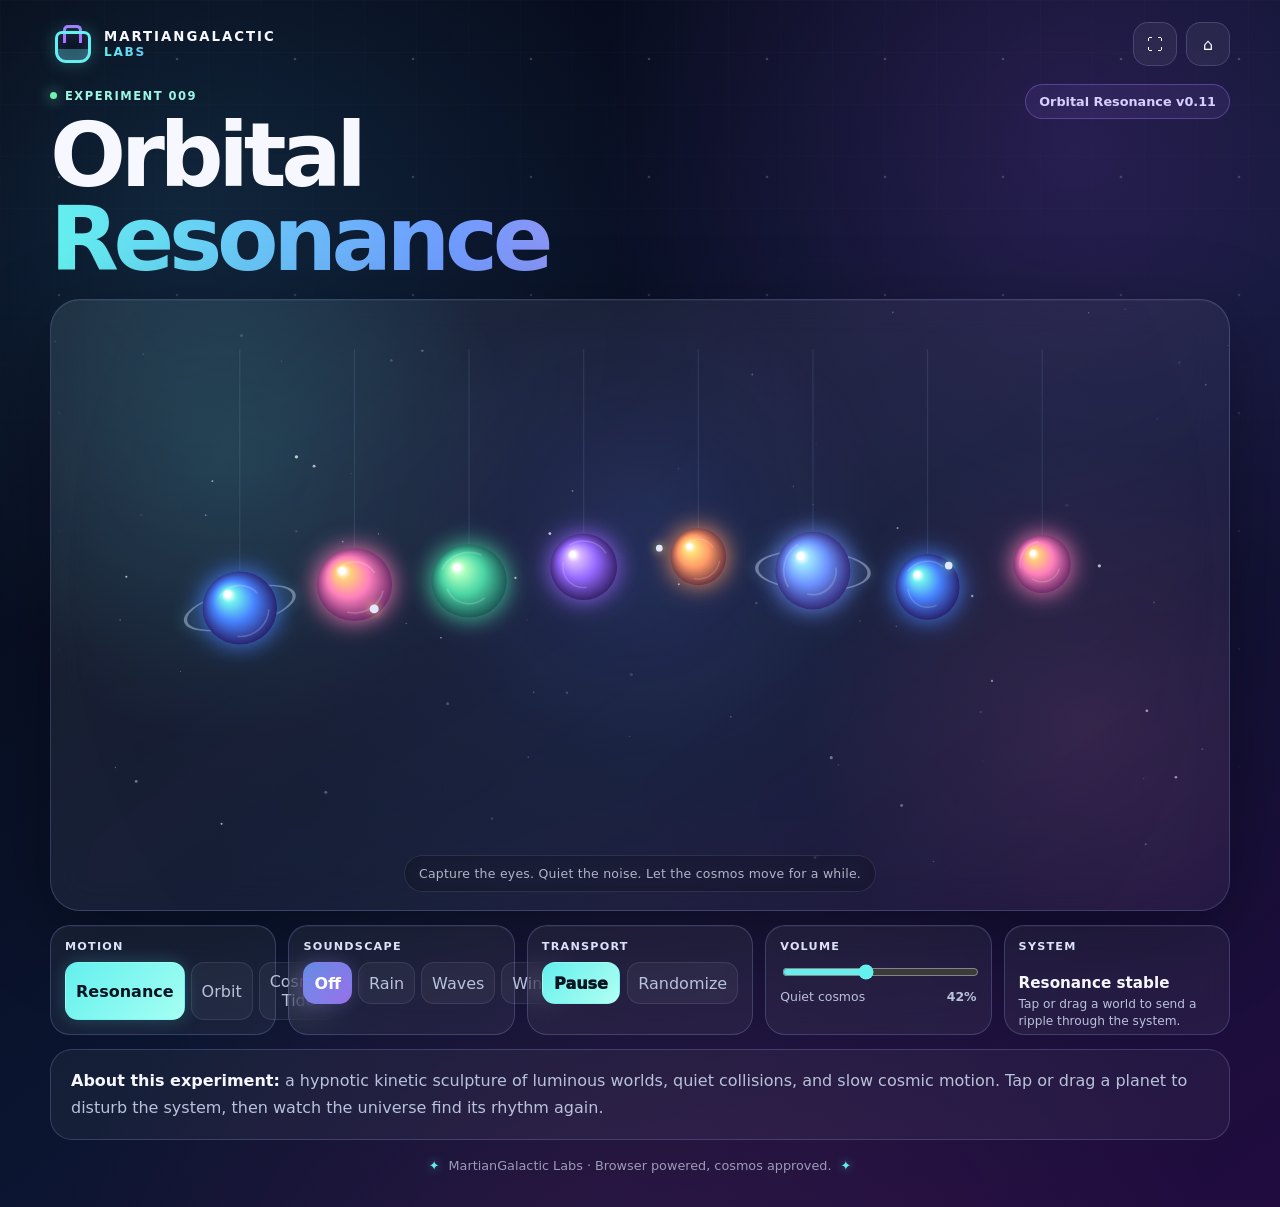
<file: games/orbital-resonance/index.html>
<!DOCTYPE html>
<html lang="en">
<head>
  <meta charset="UTF-8">

  <meta
    name="viewport"
    content="width=device-width, initial-scale=1.0"
  >

  <meta
    name="theme-color"
    content="#060916"
  >

  <meta
    name="description"
    content="Orbital Resonance — a hypnotic kinetic soundscape by MartianGalactic Labs."
  >

  <title>
    Orbital Resonance v0.11 — MartianGalactic Labs
  </title>

  <style>
    :root {
      color-scheme: dark;

      --bg-1: #050814;
      --bg-2: #0b1530;
      --bg-3: #210b3f;

      --panel:
        rgba(255, 255, 255, 0.07);

      --panel-hover:
        rgba(255, 255, 255, 0.11);

      --border:
        rgba(166, 184, 255, 0.22);

      --text: #f7f8ff;
      --muted: #b9c2db;

      --cyan: #63f0ee;
      --blue: #6f9cff;
      --violet: #a679ff;
      --pink: #ff75c8;
      --mint: #71f1b0;
      --gold: #ffd878;
    }

    * {
      box-sizing: border-box;
    }

    html,
    body {
      width: 100%;
      min-height: 100%;
      margin: 0;

      background: var(--bg-1);
    }

    body {
      overflow-x: hidden;

      font-family:
        Inter,
        ui-sans-serif,
        system-ui,
        -apple-system,
        BlinkMacSystemFont,
        "Segoe UI",
        sans-serif;

      color: var(--text);

      background:
        radial-gradient(
          circle at 15% 18%,
          rgba(77, 196, 255, 0.14),
          transparent 28rem
        ),
        radial-gradient(
          circle at 84% 12%,
          rgba(174, 86, 255, 0.18),
          transparent 30rem
        ),
        radial-gradient(
          circle at 50% 115%,
          rgba(255, 85, 179, 0.11),
          transparent 38rem
        ),
        linear-gradient(
          145deg,
          var(--bg-1),
          var(--bg-2) 56%,
          var(--bg-3)
        );
    }

    body::before {
      content: "";

      position: fixed;
      inset: 0;

      pointer-events: none;

      opacity: 0.72;

      background-image:
        linear-gradient(
          rgba(255, 255, 255, 0.025) 1px,
          transparent 1px
        ),
        linear-gradient(
          90deg,
          rgba(255, 255, 255, 0.025) 1px,
          transparent 1px
        ),
        radial-gradient(
          circle,
          rgba(255, 255, 255, 0.29) 0 1px,
          transparent 1.7px
        );

      background-size:
        52px 52px,
        52px 52px,
        118px 118px;

      mask-image:
        linear-gradient(
          to bottom,
          black,
          transparent 96%
        );
    }

    button,
    input {
      font: inherit;
    }

    button {
      -webkit-tap-highlight-color: transparent;
    }

    .page {
      position: relative;

      width:
        min(
          1180px,
          calc(100% - 28px)
        );

      margin: 0 auto;
      padding: 22px 0 34px;
    }

    .topbar {
      display: flex;
      align-items: center;
      justify-content: space-between;

      gap: 18px;

      margin-bottom: 18px;
    }

    .brand {
      display: flex;
      align-items: center;

      gap: 12px;
    }

    .flask {
      position: relative;

      width: 42px;
      height: 42px;

      flex: 0 0 auto;
    }

    .flask::before {
      content: "";

      position: absolute;

      left: 13px;
      top: 2px;

      width: 13px;
      height: 15px;

      border:
        3px solid var(--violet);

      border-bottom: 0;

      border-radius:
        5px 5px 0 0;
    }

    .flask::after {
      content: "";

      position: absolute;

      left: 5px;
      bottom: 2px;

      width: 30px;
      height: 26px;

      border:
        3px solid var(--cyan);

      border-radius:
        7px 7px 11px 11px;

      background:
        linear-gradient(
          to top,
          rgba(99, 240, 238, 0.32) 0 42%,
          transparent 42%
        );

      box-shadow:
        0 0 18px
        rgba(99, 240, 238, 0.27),

        inset 0 0 13px
        rgba(166, 121, 255, 0.18);
    }

    .brand-copy {
      display: grid;
      gap: 2px;

      line-height: 1;
    }

    .brand-copy strong {
      font-size: 0.83rem;
      letter-spacing: 0.15em;
      text-transform: uppercase;
    }

    .brand-copy span {
      font-size: 0.76rem;
      font-weight: 800;

      letter-spacing: 0.14em;
      text-transform: uppercase;

      background:
        linear-gradient(
          90deg,
          var(--cyan),
          var(--blue),
          var(--violet)
        );

      -webkit-background-clip: text;
      background-clip: text;

      color: transparent;
    }

    .top-actions {
      display: flex;
      align-items: center;

      gap: 9px;
    }

    .icon-button {
      display: grid;
      place-items: center;

      min-width: 44px;
      height: 44px;

      border:
        1px solid var(--border);

      border-radius: 15px;

      color: var(--text);

      background:
        rgba(255, 255, 255, 0.06);

      backdrop-filter:
        blur(15px);

      -webkit-backdrop-filter:
        blur(15px);

      text-decoration: none;
      cursor: pointer;

      transition:
        transform 0.18s ease,
        background 0.18s ease,
        border-color 0.18s ease;
    }

    .icon-button:hover {
      transform:
        translateY(-2px);

      background:
        rgba(255, 255, 255, 0.1);

      border-color:
        rgba(166, 121, 255, 0.5);
    }

    .hero {
      display: grid;

      grid-template-columns:
        minmax(0, 1fr) auto;

      align-items: end;

      gap: 22px;

      margin:
        10px 0 18px;
    }

    .experiment {
      display: inline-flex;
      align-items: center;

      gap: 8px;

      color: #9df6e3;

      font-size: 0.72rem;
      font-weight: 900;

      letter-spacing: 0.13em;
      text-transform: uppercase;
    }

    .experiment::before {
      content: "";

      width: 7px;
      height: 7px;

      border-radius: 50%;

      background: var(--mint);

      box-shadow:
        0 0 14px
        rgba(113, 241, 176, 0.9);
    }

    h1 {
      margin:
        10px 0 0;

      font-size:
        clamp(
          2.6rem,
          7vw,
          5.8rem
        );

      line-height: 0.94;

      letter-spacing:
        -0.06em;
    }

    .gradient {
      display: block;

      background:
        linear-gradient(
          90deg,
          var(--cyan),
          var(--blue) 42%,
          var(--pink)
        );

      -webkit-background-clip: text;
      background-clip: text;

      color: transparent;
    }

    .version-pill {
      align-self: start;

      padding:
        9px 13px;

      border:
        1px solid
        rgba(166, 121, 255, 0.36);

      border-radius: 999px;

      background:
        rgba(166, 121, 255, 0.09);

      color: #d9ceff;

      font-size: 0.8rem;
      font-weight: 800;

      white-space: nowrap;
    }

    .stage-shell {
      position: relative;

      overflow: hidden;

      min-height:
        clamp(
          470px,
          68vh,
          740px
        );

      border:
        1px solid var(--border);

      border-radius: 30px;

      background:
        radial-gradient(
          circle at 50% 36%,
          rgba(96, 118, 255, 0.11),
          transparent 34%
        ),
        linear-gradient(
          145deg,
          rgba(255, 255, 255, 0.075),
          rgba(255, 255, 255, 0.035)
        );

      box-shadow:
        0 24px 80px
        rgba(0, 0, 0, 0.34),

        inset 0 1px 0
        rgba(255, 255, 255, 0.04);

      backdrop-filter:
        blur(18px);

      -webkit-backdrop-filter:
        blur(18px);
    }

    .stage-shell::before {
      content: "";

      position: absolute;
      inset: 0;

      pointer-events: none;

      background:
        radial-gradient(
          circle at 15% 25%,
          rgba(99, 240, 238, 0.13),
          transparent 18rem
        ),
        radial-gradient(
          circle at 88% 70%,
          rgba(255, 117, 200, 0.11),
          transparent 18rem
        );
    }

    canvas {
      position: absolute;
      inset: 0;

      display: block;

      width: 100%;
      height: 100%;

      touch-action: none;
    }

    .stage-overlay {
      position: absolute;
      inset: 0;

      display: flex;
      align-items: flex-end;
      justify-content: center;

      padding: 18px;

      pointer-events: none;
    }

    .quiet-note {
      max-width: 680px;

      padding:
        10px 14px;

      border:
        1px solid
        rgba(255, 255, 255, 0.1);

      border-radius: 999px;

      background:
        rgba(3, 8, 21, 0.34);

      color:
        rgba(236, 240, 255, 0.72);

      font-size: 0.78rem;
      letter-spacing: 0.02em;

      text-align: center;

      backdrop-filter:
        blur(13px);

      -webkit-backdrop-filter:
        blur(13px);
    }

    .controls {
      display: grid;

      grid-template-columns:
        repeat(
          5,
          minmax(0, 1fr)
        );

      gap: 12px;

      margin-top: 14px;
    }

    .control-group {
      min-width: 0;

      padding: 14px;

      border:
        1px solid var(--border);

      border-radius: 20px;

      background:
        rgba(255, 255, 255, 0.055);

      box-shadow:
        inset 0 1px 0
        rgba(255, 255, 255, 0.035);

      backdrop-filter:
        blur(14px);

      -webkit-backdrop-filter:
        blur(14px);
    }

    .control-label {
      display: block;

      margin-bottom: 9px;

      color: #dce2f7;

      font-size: 0.7rem;
      font-weight: 900;

      letter-spacing: 0.11em;
      text-transform: uppercase;
    }

    .segmented {
      display: grid;

      grid-template-columns:
        repeat(3, 1fr);

      gap: 6px;
    }

    .segmented.sound {
      grid-template-columns:
        repeat(4, 1fr);
    }

    .segmented button,
    .control-button {
      min-height: 42px;

      padding:
        9px 10px;

      border:
        1px solid
        rgba(255, 255, 255, 0.09);

      border-radius: 13px;

      color: var(--muted);

      background:
        rgba(255, 255, 255, 0.045);

      cursor: pointer;

      transition:
        color 0.18s ease,
        background 0.18s ease,
        border-color 0.18s ease,
        transform 0.18s ease;
    }

    .segmented button:hover,
    .control-button:hover {
      transform:
        translateY(-1px);

      color: var(--text);

      background:
        rgba(255, 255, 255, 0.08);
    }

    .segmented button.active {
      color: #071421;

      border-color: transparent;

      background:
        linear-gradient(
          135deg,
          var(--cyan),
          #a6fff3
        );

      box-shadow:
        0 0 18px
        rgba(99, 240, 238, 0.22);

      font-weight: 900;
    }

    .sound button.active {
      color: white;

      background:
        linear-gradient(
          135deg,
          rgba(111, 156, 255, 0.85),
          rgba(166, 121, 255, 0.9)
        );

      box-shadow:
        0 0 18px
        rgba(166, 121, 255, 0.22);
    }

    .transport {
      display: grid;

      grid-template-columns:
        1fr 1fr;

      gap: 7px;
    }

    .control-button.primary {
      color: #071421;

      border-color: transparent;

      background:
        linear-gradient(
          135deg,
          var(--cyan),
          #b3fff2
        );

      font-weight: 950;
    }

    .volume-wrap {
      display: grid;
      gap: 7px;
    }

    .volume-row {
      display: flex;
      align-items: center;
      justify-content: space-between;

      gap: 10px;

      color: var(--muted);

      font-size: 0.78rem;
    }

    input[type="range"] {
      width: 100%;

      accent-color: var(--cyan);

      cursor: pointer;
    }

    .status-card {
      display: grid;
      align-content: center;

      gap: 4px;

      min-height: 100%;
    }

    .status-main {
      color: var(--text);

      font-size: 0.95rem;
      font-weight: 900;
    }

    .status-sub {
      color: var(--muted);

      font-size: 0.76rem;
      line-height: 1.4;
    }

    footer {
      display: flex;
      align-items: center;
      justify-content: center;

      gap: 9px;

      margin-top: 18px;

      color:
        rgba(217, 224, 244, 0.66);

      font-size: 0.8rem;
      text-align: center;
    }

    footer::before,
    footer::after {
      content: "✦";

      color: var(--cyan);

      text-shadow:
        0 0 10px
        rgba(99, 240, 238, 0.6);
    }

    .toast {
      position: fixed;

      left: 50%;
      bottom: 22px;

      z-index: 20;

      max-width:
        min(
          420px,
          calc(100% - 28px)
        );

      padding:
        11px 15px;

      border:
        1px solid var(--border);

      border-radius: 999px;

      color: var(--text);

      background:
        rgba(7, 12, 30, 0.84);

      box-shadow:
        0 16px 40px
        rgba(0, 0, 0, 0.35);

      backdrop-filter:
        blur(16px);

      -webkit-backdrop-filter:
        blur(16px);

      transform:
        translate(
          -50%,
          18px
        );

      opacity: 0;

      pointer-events: none;

      transition:
        opacity 0.22s ease,
        transform 0.22s ease;

      text-align: center;
      font-size: 0.82rem;
    }

    .toast.show {
      opacity: 1;

      transform:
        translate(
          -50%,
          0
        );
    }


    .mobile-stage-meta {
      display: none;
    }

    .mobile-controls-cue {
      display: none;
    }

    .about-panel {
      margin-top: 14px;
      padding: 18px 20px;

      border: 1px solid var(--border);
      border-radius: 22px;

      background:
        rgba(255, 255, 255, 0.045);

      color: var(--muted);

      line-height: 1.65;
    }

    .about-panel strong {
      color: var(--text);
    }

    @media (max-width: 1000px) {
      .controls {
        grid-template-columns:
          repeat(
            2,
            minmax(0, 1fr)
          );
      }

      .control-group:last-child {
        grid-column:
          1 / -1;
      }
    }

    @media (max-width: 700px) {
      .page {
        width:
          min(
            100% - 16px,
            1180px
          );

        padding-top: 10px;
      }

      .topbar {
        align-items: center;
        margin-bottom: 8px;
      }

      .flask {
        width: 36px;
        height: 36px;
      }

      .brand {
        gap: 9px;
      }

      .brand-copy strong {
        font-size: 0.68rem;
      }

      .brand-copy span {
        font-size: 0.63rem;
      }

      .icon-button {
        min-width: 40px;
        height: 40px;
        border-radius: 14px;
      }

      .hero {
        display: block;
        margin: 2px 0 10px;
      }

      .experiment {
        font-size: 0.66rem;
        letter-spacing: 0.11em;
      }

      h1 {
        margin-top: 7px;
        font-size: clamp(2rem, 10vw, 3.1rem);
        line-height: 0.96;
      }

      .gradient {
        display: inline;
      }

      .version-pill {
        display: none;
      }

      .stage-shell {
        min-height: min(58vh, 560px);
        border-radius: 24px;
      }

      .stage-overlay {
        align-items: flex-end;
        padding: 12px;
      }

      .quiet-note {
        display: none;
      }

      .mobile-stage-meta {
        position: absolute;
        z-index: 3;
        top: 12px;
        left: 12px;

        display: inline-flex;
        align-items: center;
        gap: 7px;

        padding: 8px 11px;

        border: 1px solid rgba(255,255,255,.12);
        border-radius: 999px;

        background: rgba(4, 9, 23, 0.42);
        color: rgba(244, 247, 255, 0.84);

        font-size: 0.72rem;
        font-weight: 850;
        letter-spacing: 0.04em;

        backdrop-filter: blur(12px);
        -webkit-backdrop-filter: blur(12px);

        pointer-events: none;
      }

      .mobile-stage-meta::before {
        content: "";
        width: 7px;
        height: 7px;
        border-radius: 50%;
        background: var(--mint);
        box-shadow: 0 0 12px rgba(113, 241, 176, 0.9);
      }

      .mobile-controls-cue {
        position: absolute;
        z-index: 3;
        left: 50%;
        bottom: 12px;

        display: inline-flex;
        align-items: center;
        gap: 8px;

        transform: translateX(-50%);

        padding: 9px 13px;

        border: 1px solid rgba(255,255,255,.12);
        border-radius: 999px;

        background: rgba(4, 9, 23, 0.52);
        color: rgba(244, 247, 255, 0.86);

        font-size: 0.72rem;
        font-weight: 800;
        white-space: nowrap;

        backdrop-filter: blur(13px);
        -webkit-backdrop-filter: blur(13px);

        pointer-events: none;
      }

      .mobile-controls-cue span {
        color: var(--cyan);
      }

      .controls {
        grid-template-columns: 1fr;
        gap: 10px;
        margin-top: 10px;
      }

      .control-group {
        padding: 12px;
        border-radius: 18px;
      }

      .control-group:last-child {
        grid-column: auto;
      }

      .segmented.sound {
        grid-template-columns:
          repeat(
            2,
            1fr
          );
      }

      .about-panel {
        margin-top: 10px;
        padding: 15px 16px;
        border-radius: 18px;
        font-size: 0.88rem;
        line-height: 1.55;
      }
    }

    @media (
      prefers-reduced-motion:
      reduce
    ) {
      * {
        transition: none !important;
        scroll-behavior: auto !important;
      }
    }
  </style>
</head>

<body>
  <main class="page">
    <header class="topbar">
      <div
        class="brand"
        aria-label="MartianGalactic Labs"
      >
        <div
          class="flask"
          aria-hidden="true"
        ></div>

        <div class="brand-copy">
          <strong>
            MartianGalactic
          </strong>

          <span>
            Labs
          </span>
        </div>
      </div>

      <div class="top-actions">
        <button
          class="icon-button"
          id="fullscreenBtn"
          type="button"
          aria-label="Toggle fullscreen"
          title="Fullscreen"
        >
          ⛶
        </button>

        <a
          class="icon-button"
          href="../../"
          aria-label="Back to MartianGalactic Labs"
          title="Back to Labs"
        >
          ⌂
        </a>
      </div>
    </header>

    <section class="hero">
      <div>
        <div class="experiment">
          Experiment 009
        </div>

        <h1>
          Orbital

          <span class="gradient">
            Resonance
          </span>
        </h1>

      </div>

      <div class="version-pill">
        Orbital Resonance v0.11
      </div>
    </section>

    <section
      class="stage-shell"
      id="stageShell"
      aria-label="Interactive orbital resonance kinetic sculpture"
    >
      <canvas id="stage"></canvas>

      <div class="mobile-stage-meta">
        Orbital Resonance v0.11
      </div>

      <div class="mobile-controls-cue">
        Resonance · Soundscape · Controls <span>↓</span>
      </div>

      <div class="stage-overlay">
        <div class="quiet-note">
          Capture the eyes. Quiet the noise.
          Let the cosmos move for a while.
        </div>
      </div>
    </section>

    <section
      class="controls"
      aria-label="Orbital Resonance controls"
    >
      <div class="control-group">
        <span class="control-label">
          Motion
        </span>

        <div
          class="segmented"
          id="motionControls"
        >
          <button
            type="button"
            data-mode="resonance"
            class="active"
          >
            Resonance
          </button>

          <button
            type="button"
            data-mode="orbit"
          >
            Orbit
          </button>

          <button
            type="button"
            data-mode="tide"
          >
            Cosmic Tide
          </button>
        </div>
      </div>

      <div class="control-group">
        <span class="control-label">
          Soundscape
        </span>

        <div
          class="segmented sound"
          id="soundControls"
        >
          <button
            type="button"
            data-sound="off"
            class="active"
          >
            Off
          </button>

          <button
            type="button"
            data-sound="rain"
          >
            Rain
          </button>

          <button
            type="button"
            data-sound="waves"
          >
            Waves
          </button>

          <button
            type="button"
            data-sound="wind"
          >
            Wind
          </button>
        </div>
      </div>

      <div class="control-group">
        <span class="control-label">
          Transport
        </span>

        <div class="transport">
          <button
            class="control-button primary"
            type="button"
            id="pauseBtn"
          >
            Pause
          </button>

          <button
            class="control-button"
            type="button"
            id="randomizeBtn"
          >
            Randomize
          </button>
        </div>
      </div>

      <div class="control-group">
        <span class="control-label">
          Volume
        </span>

        <div class="volume-wrap">
          <input
            id="volumeSlider"
            type="range"
            min="0"
            max="100"
            value="42"
            aria-label="Sound volume"
          >

          <div class="volume-row">
            <span>
              Quiet cosmos
            </span>

            <strong id="volumeValue">
              42%
            </strong>
          </div>
        </div>
      </div>

      <div class="control-group">
        <span class="control-label">
          System
        </span>

        <div class="status-card">
          <div
            class="status-main"
            id="statusMain"
          >
            Resonance stable
          </div>

          <div
            class="status-sub"
            id="statusSub"
          >
            Tap or drag a world to send a ripple
            through the system.
          </div>
        </div>
      </div>
    </section>

    <section class="about-panel" aria-label="About Orbital Resonance">
      <strong>About this experiment:</strong>
      a hypnotic kinetic sculpture of luminous worlds, quiet collisions,
      and slow cosmic motion. Tap or drag a planet to disturb the system,
      then watch the universe find its rhythm again.
    </section>

    <footer>
      MartianGalactic Labs · Browser powered,
      cosmos approved.
    </footer>
  </main>

  <div
    class="toast"
    id="toast"
    role="status"
    aria-live="polite"
  ></div>

  <script>
    (() => {
      "use strict";

      const canvas =
        document.getElementById(
          "stage"
        );

      const context =
        canvas.getContext(
          "2d",
          {
            alpha: true
          }
        );

      const shell =
        document.getElementById(
          "stageShell"
        );

      const pauseButton =
        document.getElementById(
          "pauseBtn"
        );

      const randomizeButton =
        document.getElementById(
          "randomizeBtn"
        );

      const fullscreenButton =
        document.getElementById(
          "fullscreenBtn"
        );

      const volumeSlider =
        document.getElementById(
          "volumeSlider"
        );

      const volumeValue =
        document.getElementById(
          "volumeValue"
        );

      const motionControls =
        document.getElementById(
          "motionControls"
        );

      const soundControls =
        document.getElementById(
          "soundControls"
        );

      const statusMain =
        document.getElementById(
          "statusMain"
        );

      const statusSub =
        document.getElementById(
          "statusSub"
        );

      const toast =
        document.getElementById(
          "toast"
        );

      const reducedMotion =
        window.matchMedia(
          "(prefers-reduced-motion: reduce)"
        ).matches;

      const state = {
        width: 0,
        height: 0,
        dpr: 1,

        running: true,

        mode: "resonance",
        sound: "off",

        volume: 0.42,

        time: 0,
        lastFrame:
          performance.now(),

        worlds: [],
        stars: [],
        pulses: [],

        pointer: {
          active: false,
          x: 0,
          y: 0,
          grabbed: null
        },

        drifter: {
          active: false,
          x: -100,
          y: 0,
          timer: 0,

          nextAt:
            35 +
            Math.random() * 20
        }
      };

      const palettes = [
        [
          "#ffffff",
          "#70f1ef",
          "#4783ff",
          "#25175c"
        ],

        [
          "#ffffff",
          "#ffcf7a",
          "#ff7fbd",
          "#5a235f"
        ],

        [
          "#ffffff",
          "#a9ffbd",
          "#4bd6a5",
          "#164a4e"
        ],

        [
          "#ffffff",
          "#d9b8ff",
          "#9467ff",
          "#2b1a57"
        ],

        [
          "#ffffff",
          "#ffe27d",
          "#ff9a68",
          "#5b293b"
        ],

        [
          "#ffffff",
          "#9de6ff",
          "#6c92ff",
          "#2c1f68"
        ]
      ];

      function clamp(
        value,
        minimum,
        maximum
      ) {
        return Math.max(
          minimum,
          Math.min(
            maximum,
            value
          )
        );
      }

      function lerp(
        start,
        end,
        amount
      ) {
        return (
          start +
          (end - start) *
          amount
        );
      }

      function showToast(
        message
      ) {
        toast.textContent =
          message;

        toast.classList.add(
          "show"
        );

        clearTimeout(
          showToast.timer
        );

        showToast.timer =
          setTimeout(
            () => {
              toast.classList.remove(
                "show"
              );
            },
            1800
          );
      }

      function resizeCanvas() {
        const rectangle =
          shell.getBoundingClientRect();

        state.dpr =
          Math.min(
            window.devicePixelRatio ||
            1,
            2
          );

        state.width =
          Math.max(
            1,
            rectangle.width
          );

        state.height =
          Math.max(
            1,
            rectangle.height
          );

        canvas.width =
          Math.floor(
            state.width *
            state.dpr
          );

        canvas.height =
          Math.floor(
            state.height *
            state.dpr
          );

        canvas.style.width =
          state.width +
          "px";

        canvas.style.height =
          state.height +
          "px";

        context.setTransform(
          state.dpr,
          0,
          0,
          state.dpr,
          0,
          0
        );

        createStars();

        if (
          state.worlds.length === 0
        ) {
          createWorlds();
        } else {
          normalizeWorldPositions();
        }
      }

      function createStars() {
        const count =
          Math.floor(
            (
              state.width *
              state.height
            ) /
            9000
          );

        state.stars =
          Array.from(
            {
              length: count
            },
            () => ({
              x:
                Math.random() *
                state.width,

              y:
                Math.random() *
                state.height,

              radius:
                Math.random() *
                1.4 +
                0.25,

              alpha:
                Math.random() *
                0.65 +
                0.16,

              twinkle:
                Math.random() *
                Math.PI *
                2,

              speed:
                Math.random() *
                0.8 +
                0.25
            })
          );
      }

      function createWorlds() {
        const count =
          state.width < 620
            ? 6
            : 8;

        state.worlds = [];

        for (
          let index = 0;
          index < count;
          index += 1
        ) {
          const colors =
            palettes[
              index %
              palettes.length
            ];

          const radius =
            state.width < 620
              ? 20 +
                Math.random() *
                10
              : 28 +
                Math.random() *
                13;

          state.worlds.push({
            index,

            x:
              state.width /
              2,

            y:
              state.height /
              2,

            vx: 0,
            vy: 0,

            radius,
            baseRadius: radius,

            phase:
              (
                index /
                count
              ) *
              Math.PI *
              2,

            colors,

            energy: 0,

            rotation:
              Math.random() *
              Math.PI *
              2,

            angularSpeed:
              (
                Math.random() -
                0.5
              ) *
              0.008,

            ring:
              Math.random() >
              0.62,

            moon:
              Math.random() >
              0.72,

            tilt:
              (
                Math.random() -
                0.5
              ) *
              0.55
          });
        }

        normalizeWorldPositions();
      }

      function normalizeWorldPositions() {
        const count =
          state.worlds.length;

        state.worlds.forEach(
          (
            world,
            index
          ) => {
            const ratio =
              count <= 1
                ? 0.5
                : index /
                  (
                    count -
                    1
                  );

            world.x =
              lerp(
                state.width *
                0.16,

                state.width *
                0.84,

                ratio
              );

            world.y =
              state.height *
              0.47;

            world.vx *= 0.2;
            world.vy *= 0.2;
          }
        );
      }

      function randomizeWorlds() {
        state.worlds.forEach(
          (
            world,
            index
          ) => {
            world.radius =
              clamp(
                world.baseRadius *
                (
                  0.82 +
                  Math.random() *
                  0.35
                ),
                18,
                45
              );

            world.rotation =
              Math.random() *
              Math.PI *
              2;

            world.angularSpeed =
              (
                Math.random() -
                0.5
              ) *
              0.012;

            world.ring =
              Math.random() >
              0.55;

            world.moon =
              Math.random() >
              0.7;

            world.tilt =
              (
                Math.random() -
                0.5
              ) *
              0.7;

            world.colors =
              palettes[
                (
                  index +
                  Math.floor(
                    Math.random() *
                    palettes.length
                  )
                ) %
                palettes.length
              ];

            world.energy =
              0.25 +
              Math.random() *
              0.4;
          }
        );

        state.pulses.push({
          x:
            state.width /
            2,

          y:
            state.height /
            2,

          radius: 20,
          alpha: 0.8,
          color: "#8efcff"
        });

        playChime(
          360,
          0.12,
          0.08
        );

        showToast(
          "Cosmic arrangement randomized."
        );
      }

      function setMotionMode(
        mode
      ) {
        state.mode =
          mode;

        motionControls
          .querySelectorAll(
            "button"
          )
          .forEach(
            button => {
              button.classList.toggle(
                "active",
                button.dataset.mode ===
                  mode
              );
            }
          );

        if (
          mode ===
          "resonance"
        ) {
          statusMain.textContent =
            "Resonance stable";

          statusSub.textContent =
            "Motion travels through the formation like a luminous pulse.";
        }

        if (
          mode ===
          "orbit"
        ) {
          statusMain.textContent =
            "Orbital field active";

          statusSub.textContent =
            "Worlds circle a quiet center and exchange energy.";
        }

        if (
          mode ===
          "tide"
        ) {
          statusMain.textContent =
            "Cosmic tide flowing";

          statusSub.textContent =
            "A delayed wave carries every world through the same invisible current.";
        }

        const labels = {
          resonance:
            "Resonance mode",

          orbit:
            "Orbit mode",

          tide:
            "Cosmic Tide mode"
        };

        showToast(
          labels[mode]
        );
      }

      motionControls.addEventListener(
        "click",
        event => {
          const button =
            event.target.closest(
              "button[data-mode]"
            );

          if (!button) {
            return;
          }

          setMotionMode(
            button.dataset.mode
          );
        }
      );

      function updateWorlds(
        deltaTime
      ) {
        const time =
          state.time;

        const count =
          state.worlds.length;

        state.worlds.forEach(
          (
            world,
            index
          ) => {
            let targetX =
              world.x;

            let targetY =
              world.y;

            if (
              state.mode ===
              "resonance"
            ) {
              const spacing =
                (
                  state.width *
                  0.68
                ) /
                Math.max(
                  1,
                  count - 1
                );

              targetX =
                state.width *
                0.16 +
                spacing *
                index;

              const edgeSwing =
                (
                  index === 0
                    ? Math.sin(
                        time *
                        1.18
                      ) *
                      72
                    : 0
                ) +
                (
                  index ===
                  count - 1
                    ? Math.sin(
                        time *
                        1.18 +
                        Math.PI
                      ) *
                      72
                    : 0
                );

              const transferPosition =
                Math.sin(
                  time *
                  0.52
                ) *
                0.5 +
                0.5;

              const normalizedIndex =
                index /
                Math.max(
                  1,
                  count - 1
                );

              const transferWave =
                Math.sin(
                  time *
                  2.1 -
                  index *
                  0.72
                ) *
                Math.exp(
                  -Math.pow(
                    transferPosition -
                    normalizedIndex,
                    2
                  ) *
                  12
                ) *
                46;

              targetY =
                state.height *
                0.46 +
                edgeSwing +
                transferWave;
            }

            if (
              state.mode ===
              "orbit"
            ) {
              const radiusX =
                state.width *
                (
                  0.18 +
                  (
                    index %
                    3
                  ) *
                  0.035
                );

              const radiusY =
                state.height *
                (
                  0.16 +
                  (
                    index %
                    2
                  ) *
                  0.03
                );

              const angle =
                time *
                (
                  0.34 +
                  index *
                  0.015
                ) +
                world.phase;

              targetX =
                state.width /
                2 +
                Math.cos(
                  angle
                ) *
                radiusX;

              targetY =
                state.height *
                0.46 +
                Math.sin(
                  angle
                ) *
                radiusY;
            }

            if (
              state.mode ===
              "tide"
            ) {
              const spacing =
                (
                  state.width *
                  0.72
                ) /
                Math.max(
                  1,
                  count - 1
                );

              targetX =
                state.width *
                0.14 +
                spacing *
                index;

              targetY =
                state.height *
                0.47 +
                Math.sin(
                  time *
                  1.0 -
                  index *
                  0.7
                ) *
                state.height *
                0.12 +
                Math.sin(
                  time *
                  0.36 +
                  index
                ) *
                18;
            }

            const spring =
              state.pointer.grabbed ===
              world
                ? 0
                : 2.8;

            world.vx +=
              (
                targetX -
                world.x
              ) *
              spring *
              deltaTime;

            world.vy +=
              (
                targetY -
                world.y
              ) *
              spring *
              deltaTime;

            const damping =
              Math.pow(
                0.86,
                deltaTime *
                60
              );

            world.vx *=
              damping;

            world.vy *=
              damping;

            if (
              state.pointer.grabbed !==
              world
            ) {
              world.x +=
                world.vx *
                deltaTime *
                60;

              world.y +=
                world.vy *
                deltaTime *
                60;
            }

            world.rotation +=
              world.angularSpeed *
              deltaTime *
              60;

            world.energy *=
              Math.pow(
                0.94,
                deltaTime *
                60
              );

            world.radius +=
              (
                world.baseRadius -
                world.radius
              ) *
              0.04;
          }
        );

        if (
          state.mode ===
          "resonance"
        ) {
          resolveCollisions();
        }
      }

      function resolveCollisions() {
        for (
          let firstIndex = 0;
          firstIndex <
          state.worlds.length;
          firstIndex += 1
        ) {
          for (
            let secondIndex =
              firstIndex + 1;

            secondIndex <
            state.worlds.length;

            secondIndex += 1
          ) {
            const firstWorld =
              state.worlds[
                firstIndex
              ];

            const secondWorld =
              state.worlds[
                secondIndex
              ];

            const deltaX =
              secondWorld.x -
              firstWorld.x;

            const deltaY =
              secondWorld.y -
              firstWorld.y;

            const distance =
              Math.hypot(
                deltaX,
                deltaY
              ) ||
              0.001;

            const minimumDistance =
              (
                firstWorld.radius +
                secondWorld.radius
              ) *
              0.88;

            if (
              distance >=
              minimumDistance
            ) {
              continue;
            }

            const normalX =
              deltaX /
              distance;

            const normalY =
              deltaY /
              distance;

            const overlap =
              minimumDistance -
              distance;

            firstWorld.x -=
              normalX *
              overlap *
              0.48;

            firstWorld.y -=
              normalY *
              overlap *
              0.48;

            secondWorld.x +=
              normalX *
              overlap *
              0.48;

            secondWorld.y +=
              normalY *
              overlap *
              0.48;

            const relativeVelocity =
              (
                secondWorld.vx -
                firstWorld.vx
              ) *
              normalX +
              (
                secondWorld.vy -
                firstWorld.vy
              ) *
              normalY;

            if (
              relativeVelocity <
              0
            ) {
              const impulse =
                -relativeVelocity *
                0.42;

              firstWorld.vx -=
                impulse *
                normalX;

              firstWorld.vy -=
                impulse *
                normalY;

              secondWorld.vx +=
                impulse *
                normalX;

              secondWorld.vy +=
                impulse *
                normalY;

              firstWorld.energy =
                Math.min(
                  1,
                  firstWorld.energy +
                  0.22
                );

              secondWorld.energy =
                Math.min(
                  1,
                  secondWorld.energy +
                  0.22
                );

              if (
                Math.abs(
                  relativeVelocity
                ) >
                0.22
              ) {
                createPulse(
                  (
                    firstWorld.x +
                    secondWorld.x
                  ) /
                  2,

                  (
                    firstWorld.y +
                    secondWorld.y
                  ) /
                  2,

                  firstWorld.colors[1]
                );

                playCollisionTone(
                  (
                    firstWorld.radius +
                    secondWorld.radius
                  ) /
                  2,

                  Math.abs(
                    relativeVelocity
                  )
                );
              }
            }
          }
        }
      }

      function createPulse(
        x,
        y,
        color
      ) {
        if (
          state.pulses.length >
          16
        ) {
          return;
        }

        state.pulses.push({
          x,
          y,
          radius: 6,
          alpha: 0.68,
          color
        });
      }

      function updatePulses(
        deltaTime
      ) {
        state.pulses.forEach(
          pulse => {
            pulse.radius +=
              78 *
              deltaTime;

            pulse.alpha -=
              0.72 *
              deltaTime;
          }
        );

        state.pulses =
          state.pulses.filter(
            pulse =>
              pulse.alpha >
              0
          );
      }

      function updateDrifter(
        deltaTime
      ) {
        const drifter =
          state.drifter;

        drifter.timer +=
          deltaTime;

        if (
          !drifter.active &&
          drifter.timer >=
          drifter.nextAt
        ) {
          drifter.active =
            true;

          drifter.x =
            -80;

          drifter.y =
            state.height *
            (
              0.22 +
              Math.random() *
              0.38
            );

          drifter.timer =
            0;
        }

        if (
          drifter.active
        ) {
          drifter.x +=
            24 *
            deltaTime;

          if (
            drifter.x >
            state.width +
            100
          ) {
            drifter.active =
              false;

            drifter.timer =
              0;

            drifter.nextAt =
              38 +
              Math.random() *
              30;
          }
        }
      }

      function drawBackground() {
        context.clearRect(
          0,
          0,
          state.width,
          state.height
        );

        const glow =
          context.createRadialGradient(
            state.width / 2,
            state.height * 0.45,
            0,

            state.width / 2,
            state.height * 0.45,

            Math.max(
              state.width,
              state.height
            ) *
            0.5
          );

        glow.addColorStop(
          0,
          "rgba(96,118,255,.08)"
        );

        glow.addColorStop(
          0.45,
          "rgba(85,60,170,.035)"
        );

        glow.addColorStop(
          1,
          "rgba(0,0,0,0)"
        );

        context.fillStyle =
          glow;

        context.fillRect(
          0,
          0,
          state.width,
          state.height
        );

        state.stars.forEach(
          star => {
            const alpha =
              star.alpha *
              (
                0.62 +
                Math.sin(
                  state.time *
                  star.speed +
                  star.twinkle
                ) *
                0.38
              );

            context.beginPath();

            context.arc(
              star.x,
              star.y,
              star.radius,
              0,
              Math.PI *
              2
            );

            context.fillStyle =
              `rgba(255,255,255,${
                Math.max(
                  0.05,
                  alpha
                )
              })`;

            context.fill();
          }
        );
      }

      function drawGuides() {
        if (
          state.mode ===
          "resonance"
        ) {
          context.save();

          context.lineWidth =
            1.2;

          context.strokeStyle =
            "rgba(175,195,255,.12)";

          state.worlds.forEach(
            world => {
              context.beginPath();

              context.moveTo(
                world.x,
                state.height *
                0.08
              );

              context.lineTo(
                world.x,
                world.y -
                world.radius
              );

              context.stroke();
            }
          );

          context.restore();
        }

        if (
          state.mode ===
          "orbit"
        ) {
          context.save();

          context.lineWidth =
            1;

          context.setLineDash(
            [4, 9]
          );

          context.strokeStyle =
            "rgba(164,136,255,.11)";

          const orbitRadii = [
            [
              state.width *
              0.18,

              state.height *
              0.16
            ],

            [
              state.width *
              0.215,

              state.height *
              0.19
            ],

            [
              state.width *
              0.25,

              state.height *
              0.16
            ]
          ];

          orbitRadii.forEach(
            radius => {
              context.beginPath();

              context.ellipse(
                state.width /
                2,

                state.height *
                0.46,

                radius[0],
                radius[1],

                0,
                0,
                Math.PI *
                2
              );

              context.stroke();
            }
          );

          context.restore();
        }

        if (
          state.mode ===
          "tide"
        ) {
          context.save();
          context.beginPath();

          for (
            let x = 0;
            x <= state.width;
            x += 8
          ) {
            const y =
              state.height *
              0.47 +
              Math.sin(
                state.time *
                1.0 -
                (
                  x /
                  state.width
                ) *
                5.4
              ) *
              state.height *
              0.11;

            if (
              x === 0
            ) {
              context.moveTo(
                x,
                y
              );
            } else {
              context.lineTo(
                x,
                y
              );
            }
          }

          const gradient =
            context.createLinearGradient(
              0,
              0,
              state.width,
              0
            );

          gradient.addColorStop(
            0,
            "rgba(99,240,238,0)"
          );

          gradient.addColorStop(
            0.25,
            "rgba(99,240,238,.18)"
          );

          gradient.addColorStop(
            0.7,
            "rgba(166,121,255,.18)"
          );

          gradient.addColorStop(
            1,
            "rgba(255,117,200,0)"
          );

          context.lineWidth =
            1.4;

          context.strokeStyle =
            gradient;

          context.stroke();
          context.restore();
        }
      }

      function drawPulses() {
        state.pulses.forEach(
          pulse => {
            context.save();

            context.globalAlpha =
              Math.max(
                0,
                pulse.alpha
              );

            context.strokeStyle =
              pulse.color;

            context.lineWidth =
              1.6;

            context.beginPath();

            context.arc(
              pulse.x,
              pulse.y,
              pulse.radius,
              0,
              Math.PI *
              2
            );

            context.stroke();
            context.restore();
          }
        );
      }

      function drawWorld(
        world
      ) {
        context.save();

        context.translate(
          world.x,
          world.y
        );

        const squash =
          1 +
          Math.sin(
            state.time *
            1.2 +
            world.phase
          ) *
          0.018;

        context.scale(
          squash,
          1 /
          squash
        );

        if (
          world.energy >
          0.02
        ) {
          const energyGlow =
            context.createRadialGradient(
              0,
              0,
              world.radius *
              0.7,

              0,
              0,
              world.radius *
              2.2
            );

          energyGlow.addColorStop(
            0,
            world.colors[1] +
            "44"
          );

          energyGlow.addColorStop(
            1,
            "rgba(0,0,0,0)"
          );

          context.fillStyle =
            energyGlow;

          context.beginPath();

          context.arc(
            0,
            0,
            world.radius *
            2.2,
            0,
            Math.PI *
            2
          );

          context.fill();
        }

        if (
          world.ring
        ) {
          context.save();

          context.rotate(
            world.tilt
          );

          context.scale(
            1,
            0.34
          );

          context.lineWidth =
            Math.max(
              2.2,
              world.radius *
              0.09
            );

          context.strokeStyle =
            "rgba(220,228,255,.42)";

          context.shadowBlur =
            14;

          context.shadowColor =
            world.colors[1];

          context.beginPath();

          context.ellipse(
            0,
            0,
            world.radius *
            1.5,
            world.radius *
            1.5,
            0,
            0,
            Math.PI *
            2
          );

          context.stroke();
          context.restore();
        }

        const planetGradient =
          context.createRadialGradient(
            -world.radius *
            0.33,

            -world.radius *
            0.38,

            world.radius *
            0.08,

            0,
            0,

            world.radius *
            1.08
          );

        planetGradient.addColorStop(
          0,
          world.colors[0]
        );

        planetGradient.addColorStop(
          0.12,
          world.colors[1]
        );

        planetGradient.addColorStop(
          0.48,
          world.colors[2]
        );

        planetGradient.addColorStop(
          1,
          world.colors[3]
        );

        context.shadowBlur =
          24 +
          world.energy *
          24;

        context.shadowColor =
          world.colors[2];

        context.fillStyle =
          planetGradient;

        context.beginPath();

        context.arc(
          0,
          0,
          world.radius,
          0,
          Math.PI *
          2
        );

        context.fill();

        context.shadowBlur =
          0;

        context.save();

        context.rotate(
          world.rotation
        );

        context.globalAlpha =
          0.34;

        context.strokeStyle =
          "rgba(255,255,255,.55)";

        context.lineWidth =
          Math.max(
            1.3,
            world.radius *
            0.045
          );

        context.beginPath();

        context.arc(
          0,
          0,
          world.radius *
          0.62,
          -0.7,
          1.25
        );

        context.stroke();

        context.beginPath();

        context.arc(
          0,
          0,
          world.radius *
          0.78,
          2.0,
          3.6
        );

        context.stroke();
        context.restore();

        if (
          world.moon
        ) {
          const moonAngle =
            state.time *
            0.9 +
            world.phase;

          const moonOrbit =
            world.radius *
            1.55;

          const moonX =
            Math.cos(
              moonAngle
            ) *
            moonOrbit;

          const moonY =
            Math.sin(
              moonAngle
            ) *
            moonOrbit *
            0.46;

          context.fillStyle =
            "#dfe8ff";

          context.shadowBlur =
            10;

          context.shadowColor =
            world.colors[1];

          context.beginPath();

          context.arc(
            moonX,
            moonY,
            Math.max(
              3.2,
              world.radius *
              0.12
            ),
            0,
            Math.PI *
            2
          );

          context.fill();
        }

        context.restore();
      }

      function drawDrifter() {
        const drifter =
          state.drifter;

        if (
          !drifter.active
        ) {
          return;
        }

        context.save();

        context.translate(
          drifter.x,
          drifter.y +
          Math.sin(
            state.time *
            2
          ) *
          7
        );

        context.globalAlpha =
          0.74;

        context.fillStyle =
          "#8ae7bf";

        context.beginPath();

        context.ellipse(
          0,
          8,
          22,
          8,
          0,
          0,
          Math.PI *
          2
        );

        context.fill();

        context.fillStyle =
          "#ffbd72";

        context.beginPath();

        context.arc(
          -7,
          1,
          11,
          0,
          Math.PI *
          2
        );

        context.fill();

        context.strokeStyle =
          "rgba(255,255,255,.75)";

        context.lineWidth =
          2;

        context.beginPath();

        context.arc(
          -7,
          1,
          6,
          0,
          Math.PI *
          1.6
        );

        context.stroke();

        context.fillStyle =
          "#65d7b0";

        context.beginPath();

        context.arc(
          16,
          4,
          7,
          0,
          Math.PI *
          2
        );

        context.fill();

        context.strokeStyle =
          "#8ae7bf";

        context.lineWidth =
          1.6;

        context.beginPath();

        context.moveTo(
          18,
          -1
        );

        context.lineTo(
          21,
          -9
        );

        context.moveTo(
          13,
          -1
        );

        context.lineTo(
          10,
          -9
        );

        context.stroke();

        context.fillStyle =
          "#ffffff";

        context.beginPath();

        context.arc(
          21,
          -9,
          1.5,
          0,
          Math.PI *
          2
        );

        context.arc(
          10,
          -9,
          1.5,
          0,
          Math.PI *
          2
        );

        context.fill();

        context.font =
          "11px system-ui";

        context.fillStyle =
          "rgba(230,240,255,.86)";

        context.fillText(
          "cosmic inspection",
          -30,
          30
        );

        context.restore();
      }

      function render() {
        drawBackground();
        drawGuides();
        drawPulses();

        const sortedWorlds =
          [
            ...state.worlds
          ].sort(
            (
              firstWorld,
              secondWorld
            ) =>
              firstWorld.y -
              secondWorld.y
          );

        sortedWorlds.forEach(
          drawWorld
        );

        drawDrifter();
      }

      function animationFrame(
        currentTime
      ) {
        const deltaTime =
          Math.min(
            0.035,
            Math.max(
              0.001,
              (
                currentTime -
                state.lastFrame
              ) /
              1000
            )
          );

        state.lastFrame =
          currentTime;

        if (
          state.running
        ) {
          state.time +=
            deltaTime *
            (
              reducedMotion
                ? 0.45
                : 1
            );

          updateWorlds(
            deltaTime
          );

          updatePulses(
            deltaTime
          );

          updateDrifter(
            deltaTime
          );

          updateSoundscape(
            deltaTime
          );
        }

        render();

        requestAnimationFrame(
          animationFrame
        );
      }

      function findWorldAt(
        x,
        y
      ) {
        for (
          let index =
            state.worlds.length -
            1;

          index >= 0;

          index -= 1
        ) {
          const world =
            state.worlds[index];

          const distance =
            Math.hypot(
              x -
              world.x,

              y -
              world.y
            );

          if (
            distance <=
            world.radius *
            1.35
          ) {
            return world;
          }
        }

        return null;
      }

      function getPointerPosition(
        event
      ) {
        const rectangle =
          canvas.getBoundingClientRect();

        return {
          x:
            (
              event.clientX -
              rectangle.left
            ) *
            (
              state.width /
              rectangle.width
            ),

          y:
            (
              event.clientY -
              rectangle.top
            ) *
            (
              state.height /
              rectangle.height
            )
        };
      }

      canvas.addEventListener(
        "pointerdown",
        event => {
          const position =
            getPointerPosition(
              event
            );

          const grabbedWorld =
            findWorldAt(
              position.x,
              position.y
            );

          state.pointer.active =
            true;

          state.pointer.x =
            position.x;

          state.pointer.y =
            position.y;

          state.pointer.grabbed =
            grabbedWorld;

          if (
            grabbedWorld
          ) {
            if (
              canvas.setPointerCapture
            ) {
              canvas.setPointerCapture(
                event.pointerId
              );
            }

            grabbedWorld.energy =
              1;

            grabbedWorld.radius *=
              1.08;

            playChime(
              220 +
              grabbedWorld.index *
              34,

              0.08,
              0.05
            );
          } else {
            state.pulses.push({
              x:
                position.x,

              y:
                position.y,

              radius: 5,
              alpha: 0.72,
              color: "#71f1b0"
            });

            state.worlds.forEach(
              world => {
                const deltaX =
                  world.x -
                  position.x;

                const deltaY =
                  world.y -
                  position.y;

                const distance =
                  Math.max(
                    35,
                    Math.hypot(
                      deltaX,
                      deltaY
                    )
                  );

                const force =
                  1050 /
                  distance;

                world.vx +=
                  (
                    deltaX /
                    distance
                  ) *
                  force;

                world.vy +=
                  (
                    deltaY /
                    distance
                  ) *
                  force;

                world.energy =
                  Math.min(
                    1,
                    world.energy +
                    0.35
                  );
              }
            );

            playChime(
              330,
              0.1,
              0.045
            );
          }
        }
      );

      canvas.addEventListener(
        "pointermove",
        event => {
          if (
            !state.pointer.active
          ) {
            return;
          }

          const position =
            getPointerPosition(
              event
            );

          state.pointer.x =
            position.x;

          state.pointer.y =
            position.y;

          const grabbedWorld =
            state.pointer.grabbed;

          if (
            grabbedWorld
          ) {
            grabbedWorld.x =
              position.x;

            grabbedWorld.y =
              position.y;

            grabbedWorld.vx =
              0;

            grabbedWorld.vy =
              0;

            grabbedWorld.energy =
              1;
          }
        }
      );

      function releasePointer(
        event
      ) {
        const grabbedWorld =
          state.pointer.grabbed;

        if (
          grabbedWorld
        ) {
          const position =
            getPointerPosition(
              event
            );

          const centerX =
            state.width /
            2;

          const centerY =
            state.height /
            2;

          grabbedWorld.vx +=
            (
              position.x -
              centerX
            ) *
            0.018;

          grabbedWorld.vy +=
            (
              position.y -
              centerY
            ) *
            0.018;

          grabbedWorld.energy =
            1;

          createPulse(
            grabbedWorld.x,
            grabbedWorld.y,
            grabbedWorld.colors[1]
          );

          playChime(
            280 +
            grabbedWorld.index *
            40,

            0.13,
            0.07
          );
        }

        state.pointer.active =
          false;

        state.pointer.grabbed =
          null;
      }

      canvas.addEventListener(
        "pointerup",
        releasePointer
      );

      canvas.addEventListener(
        "pointercancel",
        releasePointer
      );

      pauseButton.addEventListener(
        "click",
        () => {
          state.running =
            !state.running;

          pauseButton.textContent =
            state.running
              ? "Pause"
              : "Resume";

          statusMain.textContent =
            state.running
              ? "System in motion"
              : "Cosmos paused";

          statusSub.textContent =
            state.running
              ? "The kinetic field is active."
              : "Everything is perfectly still. Temporarily.";

          showToast(
            state.running
              ? "Motion resumed."
              : "Cosmos paused."
          );
        }
      );

      randomizeButton.addEventListener(
        "click",
        randomizeWorlds
      );

      fullscreenButton.addEventListener(
        "click",
        async () => {
          try {
            if (
              !document.fullscreenElement
            ) {
              await shell.requestFullscreen();
            } else {
              await document.exitFullscreen();
            }
          } catch {
            showToast(
              "Fullscreen is unavailable in this browser."
            );
          }
        }
      );

      document.addEventListener(
        "fullscreenchange",
        () => {
          setTimeout(
            resizeCanvas,
            80
          );
        }
      );

      let audioContext =
        null;

      let masterGain =
        null;

      let soundNodes =
        [];

      let rainTimer =
        0;

      let wavePhase =
        0;

      let windPhase =
        0;

      function ensureAudio() {
        if (
          audioContext
        ) {
          if (
            audioContext.state ===
            "suspended"
          ) {
            audioContext.resume();
          }

          return true;
        }

        const AudioContextClass =
          window.AudioContext ||
          window.webkitAudioContext;

        if (
          !AudioContextClass
        ) {
          showToast(
            "Web Audio is not supported in this browser."
          );

          return false;
        }

        audioContext =
          new AudioContextClass();

        masterGain =
          audioContext.createGain();

        masterGain.gain.value =
          state.volume;

        masterGain.connect(
          audioContext.destination
        );

        return true;
      }

      function stopSoundscape() {
        soundNodes.forEach(
          node => {
            try {
              if (
                typeof node.stop ===
                "function"
              ) {
                node.stop();
              }

              if (
                typeof node.disconnect ===
                "function"
              ) {
                node.disconnect();
              }
            } catch {
              // Node may already be stopped.
            }
          }
        );

        soundNodes =
          [];

        rainTimer =
          0;
      }

      function createNoiseBuffer(
        seconds = 2
      ) {
        const length =
          Math.max(
            1,
            Math.floor(
              audioContext.sampleRate *
              seconds
            )
          );

        const buffer =
          audioContext.createBuffer(
            1,
            length,
            audioContext.sampleRate
          );

        const channel =
          buffer.getChannelData(
            0
          );

        for (
          let index = 0;
          index < length;
          index += 1
        ) {
          channel[index] =
            Math.random() *
            2 -
            1;
        }

        return buffer;
      }

      function startSoundscape(
        type
      ) {
        if (
          !ensureAudio()
        ) {
          return;
        }

        stopSoundscape();

        if (
          type ===
          "off"
        ) {
          return;
        }

        if (
          type ===
          "waves"
        ) {
          const firstOscillator =
            audioContext.createOscillator();

          const secondOscillator =
            audioContext.createOscillator();

          const gain =
            audioContext.createGain();

          const filter =
            audioContext.createBiquadFilter();

          firstOscillator.type =
            "sine";

          secondOscillator.type =
            "triangle";

          firstOscillator.frequency.value =
            82;

          secondOscillator.frequency.value =
            123;

          filter.type =
            "lowpass";

          filter.frequency.value =
            700;

          filter.Q.value =
            0.8;

          gain.gain.value =
            0.035;

          firstOscillator.connect(
            gain
          );

          secondOscillator.connect(
            gain
          );

          gain.connect(
            filter
          );

          filter.connect(
            masterGain
          );

          firstOscillator.start();
          secondOscillator.start();

          soundNodes.push(
            firstOscillator,
            secondOscillator,
            gain,
            filter
          );
        }

        if (
          type ===
          "wind"
        ) {
          const source =
            audioContext.createBufferSource();

          const filter =
            audioContext.createBiquadFilter();

          const gain =
            audioContext.createGain();

          source.buffer =
            createNoiseBuffer(
              4
            );

          source.loop =
            true;

          filter.type =
            "bandpass";

          filter.frequency.value =
            520;

          filter.Q.value =
            0.45;

          gain.gain.value =
            0.028;

          source.connect(
            filter
          );

          filter.connect(
            gain
          );

          gain.connect(
            masterGain
          );

          source.start();

          soundNodes.push(
            source,
            filter,
            gain
          );
        }

        if (
          type ===
          "rain"
        ) {
          const source =
            audioContext.createBufferSource();

          const filter =
            audioContext.createBiquadFilter();

          const gain =
            audioContext.createGain();

          source.buffer =
            createNoiseBuffer(
              3
            );

          source.loop =
            true;

          filter.type =
            "highpass";

          filter.frequency.value =
            2800;

          gain.gain.value =
            0.016;

          source.connect(
            filter
          );

          filter.connect(
            gain
          );

          gain.connect(
            masterGain
          );

          source.start();

          soundNodes.push(
            source,
            filter,
            gain
          );
        }
      }

      function setSoundscape(
        type
      ) {
        state.sound =
          type;

        soundControls
          .querySelectorAll(
            "button"
          )
          .forEach(
            button => {
              button.classList.toggle(
                "active",
                button.dataset.sound ===
                  type
              );
            }
          );

        startSoundscape(
          type
        );

        const labels = {
          off:
            "Soundscape off",

          rain:
            "Cosmic Rain enabled",

          waves:
            "Cosmic Waves enabled",

          wind:
            "Cosmic Wind enabled"
        };

        showToast(
          labels[type]
        );
      }

      soundControls.addEventListener(
        "click",
        event => {
          const button =
            event.target.closest(
              "button[data-sound]"
            );

          if (
            !button
          ) {
            return;
          }

          setSoundscape(
            button.dataset.sound
          );
        }
      );

      volumeSlider.addEventListener(
        "input",
        () => {
          state.volume =
            Number(
              volumeSlider.value
            ) /
            100;

          volumeValue.textContent =
            volumeSlider.value +
            "%";

          if (
            masterGain &&
            audioContext
          ) {
            masterGain.gain.setTargetAtTime(
              state.volume,
              audioContext.currentTime,
              0.04
            );
          }
        }
      );

      function findAudioNode(
        propertyName
      ) {
        return soundNodes.find(
          node =>
            node &&
            propertyName in node
        );
      }

      function updateSoundscape(
        deltaTime
      ) {
        if (
          !audioContext ||
          state.sound ===
          "off"
        ) {
          return;
        }

        if (
          state.sound ===
          "waves"
        ) {
          wavePhase +=
            deltaTime;

          const gainNode =
            soundNodes.find(
              node =>
                node &&
                node.gain &&
                typeof node.gain.setTargetAtTime ===
                "function"
            );

          if (
            gainNode
          ) {
            const target =
              0.026 +
              (
                Math.sin(
                  wavePhase *
                  0.55
                ) *
                0.5 +
                0.5
              ) *
              0.025;

            gainNode.gain.setTargetAtTime(
              target,
              audioContext.currentTime,
              0.4
            );
          }
        }

        if (
          state.sound ===
          "wind"
        ) {
          windPhase +=
            deltaTime;

          const filterNode =
            findAudioNode(
              "frequency"
            );

          if (
            filterNode &&
            filterNode.frequency
          ) {
            const target =
              420 +
              (
                Math.sin(
                  windPhase *
                  0.38
                ) *
                0.5 +
                0.5
              ) *
              620;

            filterNode.frequency.setTargetAtTime(
              target,
              audioContext.currentTime,
              0.6
            );
          }
        }

        if (
          state.sound ===
          "rain"
        ) {
          rainTimer -=
            deltaTime;

          if (
            rainTimer <=
            0
          ) {
            rainTimer =
              0.12 +
              Math.random() *
              0.55;

            playRainDrop();
          }
        }
      }

      function playRainDrop() {
        if (
          !audioContext ||
          !masterGain
        ) {
          return;
        }

        const oscillator =
          audioContext.createOscillator();

        const gain =
          audioContext.createGain();

        const now =
          audioContext.currentTime;

        oscillator.type =
          "sine";

        oscillator.frequency.setValueAtTime(
          900 +
          Math.random() *
          1400,
          now
        );

        oscillator.frequency.exponentialRampToValueAtTime(
          320 +
          Math.random() *
          360,
          now +
          0.12
        );

        gain.gain.setValueAtTime(
          0.0001,
          now
        );

        gain.gain.exponentialRampToValueAtTime(
          0.018 +
          Math.random() *
          0.018,
          now +
          0.008
        );

        gain.gain.exponentialRampToValueAtTime(
          0.0001,
          now +
          0.16
        );

        oscillator.connect(
          gain
        );

        if (
          typeof audioContext.createStereoPanner ===
          "function"
        ) {
          const panner =
            audioContext.createStereoPanner();

          panner.pan.value =
            Math.random() *
            1.6 -
            0.8;

          gain.connect(
            panner
          );

          panner.connect(
            masterGain
          );
        } else {
          gain.connect(
            masterGain
          );
        }

        oscillator.start(
          now
        );

        oscillator.stop(
          now +
          0.18
        );
      }

      function playCollisionTone(
        size,
        strength
      ) {
        if (
          !audioContext ||
          state.sound ===
          "off"
        ) {
          return;
        }

        const frequency =
          clamp(
            560 -
            size *
            5,
            180,
            620
          );

        playChime(
          frequency,
          0.06,
          clamp(
            strength *
            0.015,
            0.012,
            0.05
          )
        );
      }

      function playChime(
        frequency,
        duration = 0.1,
        level = 0.04
      ) {
        if (
          !audioContext ||
          !masterGain ||
          state.sound ===
          "off"
        ) {
          return;
        }

        const now =
          audioContext.currentTime;

        const oscillator =
          audioContext.createOscillator();

        const gain =
          audioContext.createGain();

        oscillator.type =
          "sine";

        oscillator.frequency.setValueAtTime(
          frequency,
          now
        );

        oscillator.frequency.exponentialRampToValueAtTime(
          frequency *
          1.35,
          now +
          duration
        );

        gain.gain.setValueAtTime(
          0.0001,
          now
        );

        gain.gain.exponentialRampToValueAtTime(
          level,
          now +
          0.015
        );

        gain.gain.exponentialRampToValueAtTime(
          0.0001,
          now +
          duration +
          0.14
        );

        oscillator.connect(
          gain
        );

        gain.connect(
          masterGain
        );

        oscillator.start(
          now
        );

        oscillator.stop(
          now +
          duration +
          0.16
        );
      }

      window.addEventListener(
        "resize",
        resizeCanvas
      );

      document.addEventListener(
        "visibilitychange",
        () => {
          if (
            document.hidden
          ) {
            state.lastFrame =
              performance.now();
          }
        }
      );

      resizeCanvas();

      requestAnimationFrame(
        animationFrame
      );
    })();
  </script>
</body>
</html>
</file>
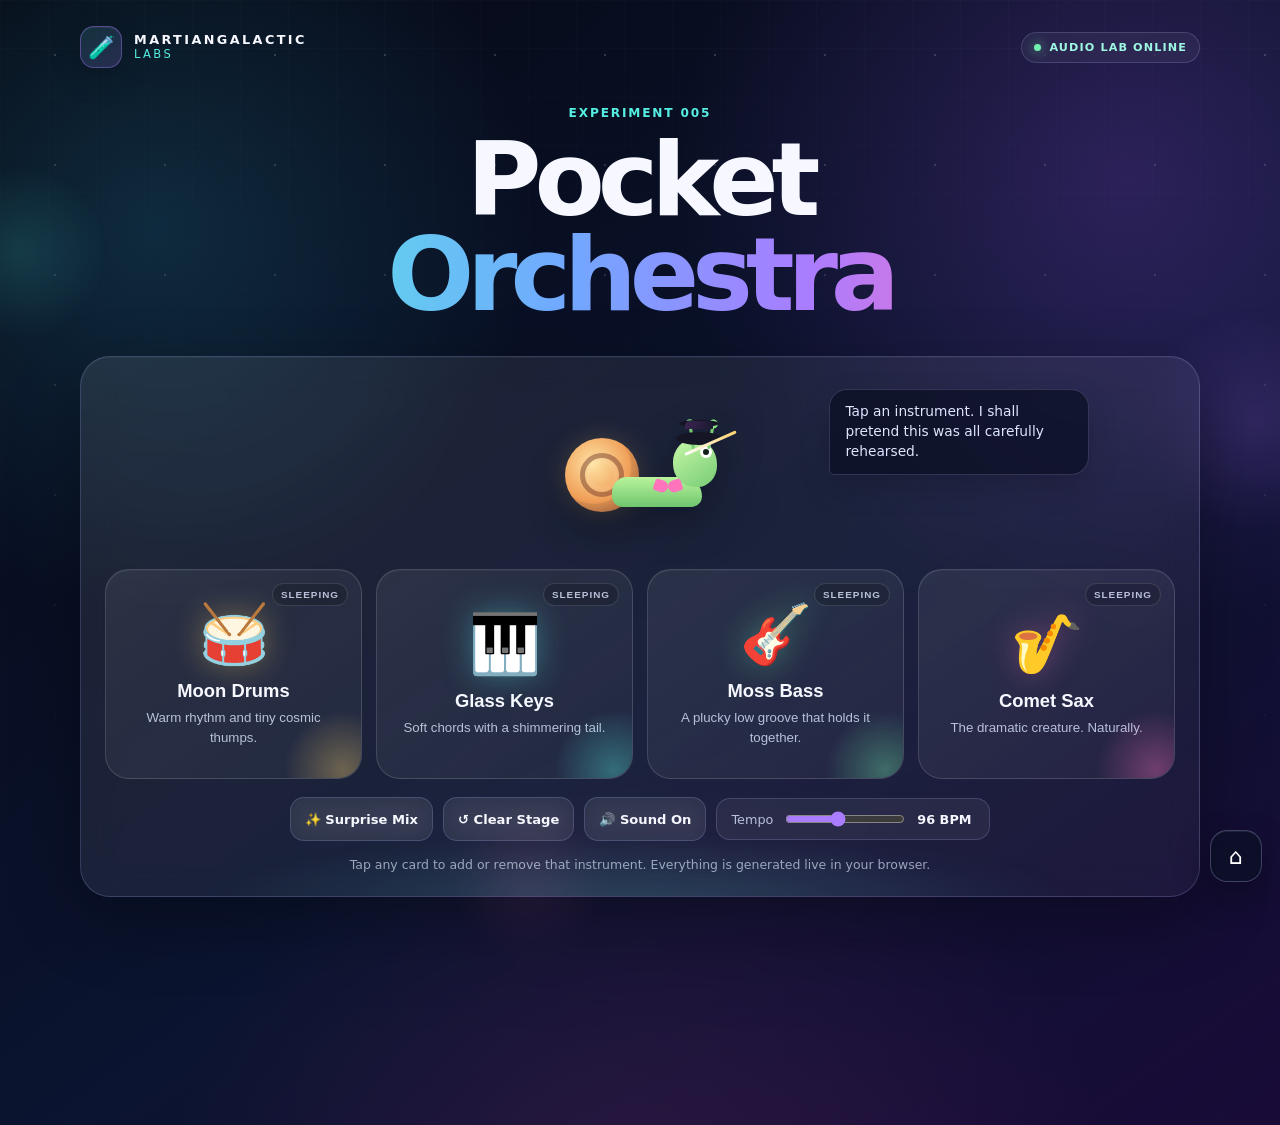
<file: games/pocket-orchestra/index.html>
<!DOCTYPE html>
<html lang="en">
<head>
  <meta charset="UTF-8" />
  <meta name="viewport" content="width=device-width, initial-scale=1, viewport-fit=cover" />
  <meta name="theme-color" content="#080b17" />
  <meta name="robots" content="noindex, nofollow" />
  <title>Pocket Orchestra v0.10 — MartianGalactic Labs</title>
  <style>
    :root{
      color-scheme:dark;
      --bg:#080b17;
      --panel:rgba(255,255,255,.075);
      --panel-strong:rgba(255,255,255,.115);
      --line:rgba(179,190,255,.2);
      --text:#f7f8ff;
      --muted:#b9c1d9;
      --cyan:#55eee2;
      --blue:#72a7ff;
      --violet:#aa7cff;
      --pink:#ff74bd;
      --gold:#ffd36d;
      --green:#72f2ae;
      --shadow:0 24px 70px rgba(0,0,0,.32);
    }

    *{box-sizing:border-box}
    html,body{min-height:100%}
    body{
      margin:0;
      overflow-x:hidden;
      font-family:Inter,ui-sans-serif,system-ui,-apple-system,BlinkMacSystemFont,"Segoe UI",sans-serif;
      color:var(--text);
      background:
        radial-gradient(circle at 12% 20%,rgba(58,217,255,.15),transparent 24rem),
        radial-gradient(circle at 88% 16%,rgba(165,88,255,.22),transparent 28rem),
        radial-gradient(circle at 50% 110%,rgba(255,88,179,.11),transparent 30rem),
        linear-gradient(145deg,#060914,#0b1430 58%,#190b38);
    }

    body::before{
      content:"";
      position:fixed;
      inset:0;
      pointer-events:none;
      background-image:
        linear-gradient(rgba(255,255,255,.022) 1px,transparent 1px),
        linear-gradient(90deg,rgba(255,255,255,.022) 1px,transparent 1px),
        radial-gradient(circle,rgba(255,255,255,.25) 0 1px,transparent 1.4px);
      background-size:48px 48px,48px 48px,110px 110px;
      mask-image:linear-gradient(to bottom,black,transparent 94%);
      opacity:.72;
    }

    .orb{
      position:fixed;
      border-radius:50%;
      filter:blur(1px);
      pointer-events:none;
      opacity:.5;
      animation:drift 12s ease-in-out infinite alternate;
    }
    .orb.one{width:180px;height:180px;left:-70px;top:18%;background:radial-gradient(circle,rgba(85,238,226,.28),transparent 70%)}
    .orb.two{width:230px;height:230px;right:-90px;top:34%;background:radial-gradient(circle,rgba(170,124,255,.3),transparent 70%);animation-duration:15s}
    .orb.three{width:160px;height:160px;left:35%;bottom:-60px;background:radial-gradient(circle,rgba(255,116,189,.22),transparent 70%);animation-duration:18s}
    @keyframes drift{to{transform:translate3d(20px,-18px,0) scale(1.08)}}

    .page{
      position:relative;
      width:min(1120px,calc(100% - 28px));
      margin:0 auto;
      padding:26px 0 96px;
    }

    .topbar{
      display:flex;
      align-items:center;
      justify-content:space-between;
      gap:16px;
      margin-bottom:38px;
    }

    .brand{display:flex;align-items:center;gap:12px}
    .mark{
      width:42px;height:42px;border-radius:14px;
      display:grid;place-items:center;
      border:1px solid rgba(170,124,255,.4);
      background:linear-gradient(145deg,rgba(85,238,226,.12),rgba(170,124,255,.18));
      box-shadow:inset 0 1px 0 rgba(255,255,255,.06),0 10px 30px rgba(0,0,0,.18);
      font-size:22px;
    }
    .brand-copy{display:grid;gap:2px;text-transform:uppercase;letter-spacing:.15em;line-height:1}
    .brand-copy strong{font-size:.8rem}
    .brand-copy span{font-size:.72rem;color:var(--cyan)}

    .status-chip{
      display:inline-flex;align-items:center;gap:8px;
      border:1px solid var(--line);
      border-radius:999px;
      padding:8px 12px;
      background:rgba(255,255,255,.05);
      color:#9ef7e1;
      font-size:.7rem;
      font-weight:800;
      letter-spacing:.1em;
      text-transform:uppercase;
      backdrop-filter:blur(14px);
    }
    .status-chip i{width:7px;height:7px;border-radius:50%;background:var(--green);box-shadow:0 0 12px rgba(114,242,174,.8)}

    .hero{
      text-align:center;
      max-width:850px;
      margin:0 auto 28px;
    }
    .kicker{color:var(--cyan);font-size:.76rem;font-weight:900;letter-spacing:.15em;text-transform:uppercase}
    h1{margin:12px 0 14px;font-size:clamp(2.8rem,8vw,6.4rem);line-height:.93;letter-spacing:-.07em}
    .gradient{
      display:block;
      background:linear-gradient(90deg,var(--cyan),var(--blue) 42%,var(--violet) 70%,var(--pink));
      -webkit-background-clip:text;background-clip:text;color:transparent;
    }
    .subtitle{margin:0 auto;color:var(--muted);font-size:clamp(1rem,2vw,1.16rem);line-height:1.7;max-width:700px}

    .stage{
      position:relative;
      margin:34px auto 20px;
      padding:24px;
      border:1px solid var(--line);
      border-radius:30px;
      background:linear-gradient(145deg,rgba(255,255,255,.09),rgba(255,255,255,.045));
      backdrop-filter:blur(18px);
      box-shadow:var(--shadow),inset 0 1px 0 rgba(255,255,255,.04);
      overflow:hidden;
    }
    .stage::before{
      content:"";position:absolute;inset:auto 10% -70px 10%;height:130px;
      background:radial-gradient(ellipse,rgba(85,238,226,.16),transparent 70%);
      filter:blur(10px);
    }

    .conductor-area{
      min-height:170px;
      display:grid;
      place-items:center;
      position:relative;
      margin-bottom:18px;
    }

    .conductor{
      position:relative;
      width:170px;
      height:112px;
      filter:drop-shadow(0 18px 18px rgba(0,0,0,.28));
      animation:bob 2.8s ease-in-out infinite;
    }
    @keyframes bob{50%{transform:translateY(-6px)}}

    .shell{
      position:absolute;left:10px;bottom:10px;width:74px;height:74px;border-radius:50%;
      background:radial-gradient(circle at 38% 35%,#ffe4a4,#ef9e57 56%,#8b4d3b 100%);
      box-shadow:inset -8px -8px 0 rgba(0,0,0,.08),0 0 24px rgba(255,211,109,.18);
    }
    .shell::before{content:"";position:absolute;inset:15px;border:5px solid rgba(114,57,42,.48);border-radius:50%;box-shadow:inset 0 0 0 5px rgba(255,255,255,.08)}
    .body{position:absolute;left:57px;bottom:15px;width:90px;height:30px;border-radius:25px 32px 18px 18px;background:linear-gradient(180deg,#b9f49b,#6fc56f)}
    .head{position:absolute;right:8px;bottom:35px;width:44px;height:48px;border-radius:48% 52% 44% 48%;background:linear-gradient(145deg,#c9f8a8,#76cc74)}
    .eye{position:absolute;right:8px;top:10px;width:6px;height:6px;background:#132019;border-radius:50%;box-shadow:0 0 0 3px #fff}
    .antenna,.antenna2{position:absolute;width:3px;height:28px;background:#78cb72;right:22px;top:-18px;border-radius:999px;transform:rotate(-8deg);transform-origin:bottom}
    .antenna2{right:7px;transform:rotate(11deg)}
    .antenna::after,.antenna2::after{content:"";position:absolute;top:-2px;left:-3px;width:9px;height:9px;background:#8de384;border-radius:50%}
    .hat{position:absolute;right:3px;bottom:77px;width:46px;height:13px;border-radius:50%;background:#151526;box-shadow:0 -15px 0 -3px #151526}
    .hat::after{content:"";position:absolute;width:28px;height:8px;left:9px;top:-11px;border-radius:5px 5px 1px 1px;background:linear-gradient(90deg,#39234f,#1c1a31)}
    .bow{position:absolute;right:43px;bottom:28px;width:28px;height:16px}
    .bow::before,.bow::after{content:"";position:absolute;top:2px;width:14px;height:12px;background:var(--pink);border-radius:4px 9px 9px 4px;transform:rotate(18deg)}
    .bow::after{right:0;transform:scaleX(-1) rotate(18deg)}
    .baton{position:absolute;right:-16px;bottom:66px;width:56px;height:3px;background:linear-gradient(90deg,#fff,#ffd36d);border-radius:999px;transform-origin:left center;transform:rotate(-24deg);animation:conduct 1s ease-in-out infinite alternate}
    @keyframes conduct{to{transform:rotate(22deg)}}

    .speech{
      position:absolute;top:8px;right:8%;max-width:260px;
      padding:12px 15px;border:1px solid var(--line);border-radius:18px 18px 18px 5px;
      background:rgba(10,14,34,.72);color:#dfe5ff;font-size:.86rem;line-height:1.45;
      box-shadow:0 12px 30px rgba(0,0,0,.18);
    }

    .grid{display:grid;grid-template-columns:repeat(4,minmax(0,1fr));gap:14px;position:relative;z-index:2}
    .instrument{
      --accent:var(--cyan);
      position:relative;
      min-height:210px;
      border:1px solid rgba(255,255,255,.14);
      border-radius:24px;
      background:linear-gradient(145deg,rgba(255,255,255,.075),rgba(255,255,255,.035));
      color:inherit;
      padding:22px 16px 18px;
      text-align:center;
      cursor:pointer;
      overflow:hidden;
      transition:transform .18s ease,border-color .18s ease,background .18s ease,box-shadow .18s ease;
      box-shadow:inset 0 1px 0 rgba(255,255,255,.04);
      -webkit-tap-highlight-color:transparent;
    }
    .instrument:hover{transform:translateY(-4px);border-color:color-mix(in srgb,var(--accent) 60%,white 10%);background:linear-gradient(145deg,rgba(255,255,255,.105),rgba(255,255,255,.05))}
    .instrument:active{transform:translateY(-1px) scale(.99)}
    .instrument.active{border-color:color-mix(in srgb,var(--accent) 75%,white 10%);box-shadow:0 0 0 1px color-mix(in srgb,var(--accent) 22%,transparent),0 18px 40px color-mix(in srgb,var(--accent) 16%,transparent),inset 0 1px 0 rgba(255,255,255,.08)}
    .instrument::before{content:"";position:absolute;width:120px;height:120px;right:-42px;bottom:-52px;border-radius:50%;background:radial-gradient(circle,color-mix(in srgb,var(--accent) 34%,transparent),transparent 70%)}
    .instrument .icon{font-size:58px;line-height:1;display:block;filter:drop-shadow(0 0 15px color-mix(in srgb,var(--accent) 35%,transparent));transition:transform .18s ease}
    .instrument.active .icon{animation:groove .65s ease-in-out infinite alternate}
    @keyframes groove{to{transform:rotate(4deg) translateY(-4px) scale(1.04)}}
    .instrument h3{margin:17px 0 6px;font-size:1.15rem}
    .instrument p{margin:0;color:var(--muted);font-size:.83rem;line-height:1.5}
    .badge{position:absolute;top:13px;right:13px;padding:5px 8px;border-radius:999px;border:1px solid rgba(255,255,255,.12);background:rgba(0,0,0,.18);font-size:.62rem;font-weight:900;letter-spacing:.1em;text-transform:uppercase;color:var(--muted)}
    .instrument.active .badge{color:#07130d;background:var(--accent);border-color:transparent}
    .pulse-ring{position:absolute;left:50%;top:66px;width:80px;height:80px;border:2px solid var(--accent);border-radius:50%;transform:translate(-50%,-50%) scale(.4);opacity:0}
    .instrument.hit .pulse-ring{animation:ring .48s ease-out}
    @keyframes ring{0%{opacity:.7;transform:translate(-50%,-50%) scale(.45)}100%{opacity:0;transform:translate(-50%,-50%) scale(1.45)}}

    .drums{--accent:var(--gold)}
    .keys{--accent:var(--cyan)}
    .bass{--accent:var(--green)}
    .sax{--accent:var(--pink)}

    .controls{
      display:flex;align-items:center;justify-content:center;gap:10px;flex-wrap:wrap;
      margin-top:18px;
    }
    .control{
      min-height:44px;
      border:1px solid var(--line);
      border-radius:14px;
      background:rgba(255,255,255,.06);
      color:var(--text);
      padding:10px 14px;
      font:inherit;
      font-size:.82rem;
      font-weight:800;
      cursor:pointer;
      backdrop-filter:blur(12px);
      transition:transform .15s ease,background .15s ease;
    }
    .control:hover{transform:translateY(-2px);background:rgba(255,255,255,.1)}
    .tempo-wrap{display:flex;align-items:center;gap:10px;padding:10px 14px;border:1px solid var(--line);border-radius:14px;background:rgba(255,255,255,.055);font-size:.8rem;color:var(--muted)}
    input[type="range"]{accent-color:var(--violet);width:120px}
    .tempo-value{color:var(--text);font-weight:900;min-width:58px}

    .about-panel{
  max-width:760px;

  margin:18px auto 0;
  padding:20px 22px;

  text-align:center;

  border:1px solid var(--line);
  border-radius:22px;

  background:
    linear-gradient(
      145deg,
      rgba(255,255,255,.065),
      rgba(255,255,255,.03)
    );

  color:var(--muted);

  backdrop-filter:blur(14px);
  -webkit-backdrop-filter:blur(14px);
}

.about-kicker{
  margin-bottom:8px;

  color:var(--cyan);

  font-size:.7rem;
  font-weight:900;
  letter-spacing:.14em;
  text-transform:uppercase;
}

.about-panel p{
  max-width:620px;

  margin:0 auto;

  font-size:.92rem;
  line-height:1.65;
}
    
    .tip{text-align:center;color:rgba(220,225,245,.68);font-size:.78rem;margin-top:16px}

    .home{
      position:fixed;
      right:max(18px,env(safe-area-inset-right));
      bottom:max(18px,env(safe-area-inset-bottom));
      z-index:20;
      width:52px;height:52px;border-radius:17px;
      display:grid;place-items:center;
      color:white;text-decoration:none;font-size:22px;
      border:1px solid rgba(184,193,255,.28);
      background:rgba(12,16,38,.78);
      box-shadow:0 16px 36px rgba(0,0,0,.32),inset 0 1px 0 rgba(255,255,255,.08);
      backdrop-filter:blur(16px);
      transition:transform .16s ease,background .16s ease;
    }
    .home:hover{transform:translateY(-3px);background:rgba(24,30,68,.9)}

    .toast{
      position:fixed;left:50%;bottom:28px;z-index:30;
      transform:translate(-50%,20px);opacity:0;pointer-events:none;
      padding:10px 14px;border-radius:999px;border:1px solid var(--line);
      background:rgba(10,14,34,.88);color:#eef1ff;font-size:.8rem;font-weight:800;
      transition:.22s ease;backdrop-filter:blur(14px)
    }
    .toast.show{opacity:1;transform:translate(-50%,0)}

    @media(max-width:880px){
      .grid{grid-template-columns:repeat(2,minmax(0,1fr))}
      .speech{right:2%;top:0}
    }
    @media(max-width:560px){
      .page{width:min(100% - 20px,1120px);padding-top:18px}
      .topbar{align-items:flex-start;margin-bottom:28px}
      .status-chip{font-size:.58rem;padding:7px 9px}
      h1{font-size:clamp(2.7rem,15vw,4.8rem)}
      .stage{padding:14px;border-radius:24px}
      .conductor-area{min-height:190px}
      .speech{position:relative;right:auto;top:auto;margin:0 auto 12px;max-width:100%;text-align:center;border-radius:16px}
      .grid{grid-template-columns:1fr 1fr;gap:10px}
      .instrument{min-height:180px;padding:18px 10px 14px}
      .instrument .icon{font-size:50px}
      .instrument h3{font-size:1rem}
      .instrument p{font-size:.74rem}
      .tempo-wrap{width:100%;justify-content:center}
      input[type="range"]{width:min(160px,42vw)}

      .about-panel{
  margin-top:14px;
  padding:17px 15px;
  border-radius:18px;
}

      
    }
    @media(prefers-reduced-motion:reduce){
      *{animation-duration:.01ms!important;animation-iteration-count:1!important;transition:none!important}
    }
  </style>
</head>
<body>
  <div class="orb one"></div><div class="orb two"></div><div class="orb three"></div>

  <main class="page">
    <header class="topbar">
      <div class="brand">
        <div class="mark" aria-hidden="true">🧪</div>
        <div class="brand-copy"><strong>MartianGalactic</strong><span>Labs</span></div>
      </div>
      <div class="status-chip"><i></i> Audio lab online</div>
    </header>

    <section class="hero">
      <div class="kicker">Experiment 005</div>
      <h1>Pocket <span class="gradient">Orchestra</span></h1>
      
    </section>

    <section class="stage" aria-label="Pocket Orchestra instrument mixer">
      <div class="conductor-area">
        <div class="speech" id="speech">Tap an instrument. I shall pretend this was all carefully rehearsed.</div>
        <div class="conductor" aria-label="Maestro Snail conductor">
          <div class="shell"></div><div class="body"></div><div class="head"><div class="eye"></div><div class="antenna"></div><div class="antenna2"></div></div>
          <div class="hat"></div><div class="bow"></div><div class="baton"></div>
        </div>
      </div>

      <div class="grid">
        <button class="instrument drums" data-track="drums" aria-pressed="false">
          <span class="badge">Sleeping</span><span class="pulse-ring"></span><span class="icon">🥁</span><h3>Moon Drums</h3><p>Warm rhythm and tiny cosmic thumps.</p>
        </button>
        <button class="instrument keys" data-track="keys" aria-pressed="false">
          <span class="badge">Sleeping</span><span class="pulse-ring"></span><span class="icon">🎹</span><h3>Glass Keys</h3><p>Soft chords with a shimmering tail.</p>
        </button>
        <button class="instrument bass" data-track="bass" aria-pressed="false">
          <span class="badge">Sleeping</span><span class="pulse-ring"></span><span class="icon">🎸</span><h3>Moss Bass</h3><p>A plucky low groove that holds it together.</p>
        </button>
        <button class="instrument sax" data-track="sax" aria-pressed="false">
          <span class="badge">Sleeping</span><span class="pulse-ring"></span><span class="icon">🎷</span><h3>Comet Sax</h3><p>The dramatic creature. Naturally.</p>
        </button>
      </div>

      <div class="controls">
        <button class="control" id="surpriseBtn">✨ Surprise Mix</button>
        <button class="control" id="clearBtn">↺ Clear Stage</button>
        <button class="control" id="muteBtn">🔊 Sound On</button>
        <label class="tempo-wrap">Tempo <input id="tempo" type="range" min="72" max="128" value="96" step="1" /><span class="tempo-value" id="tempoValue">96 BPM</span></label>
      </div>
      <div class="tip">Tap any card to add or remove that instrument. Everything is generated live in your browser.</div>
    </section>
    
    <section class="about-panel">
  <div class="about-kicker">
    About this experiment
  </div>

  <p>
    Wake the instruments, build a tiny looping song,
    and let Maestro Snail conduct the whole delightful operation.
  </p>
</section>
  </main>

  <a class="home" href="../../" aria-label="Back to MartianGalactic Labs" title="Back to the lab">⌂</a>
  <div class="toast" id="toast"></div>

  <script>
    (() => {
      const AudioContextClass = window.AudioContext || window.webkitAudioContext;
      let ctx = null;
      let master = null;
      let scheduler = null;
      let step = 0;
      let muted = false;
      let bpm = 96;
      const active = new Set();

      const cards = [...document.querySelectorAll('.instrument')];
      const speech = document.getElementById('speech');
      const tempo = document.getElementById('tempo');
      const tempoValue = document.getElementById('tempoValue');
      const muteBtn = document.getElementById('muteBtn');
      const toast = document.getElementById('toast');

      const comments = {
        empty: [
          'A bold interpretation of silence.',
          'The orchestra is currently on a very small break.',
          'Tap an instrument. I have polished the baton.'
        ],
        drums: ['Excellent. We now possess rhythm.', 'The Moon Drums have awakened.', 'Tiny thumps. Serious artistic intent.'],
        keys: ['Glass Keys online. Very tasteful.', 'A little shimmer improves most situations.', 'The chords approve of this decision.'],
        bass: ['Moss Bass reporting for groove duty.', 'Now the floor has somewhere to stand.', 'Low notes: structurally important.'],
        sax: ['Comet Sax has entered dramatically.', 'Subtlety has left the building.', 'A mysterious solo is now statistically likely.'],
        mix: ['This is unexpectedly coherent.', 'I shall take full credit for the arrangement.', 'The ensemble is alive. Please remain calm.', 'Excellent. We have accidentally made music.']
      };

      function pick(arr){ return arr[Math.floor(Math.random()*arr.length)]; }
      function say(text){ speech.textContent = text; }
      function showToast(text){ toast.textContent = text; toast.classList.add('show'); clearTimeout(showToast.t); showToast.t=setTimeout(()=>toast.classList.remove('show'),1400); }

      function ensureAudio(){
        if(!AudioContextClass){ showToast('Web Audio is not supported here.'); return false; }
        if(!ctx){
          ctx = new AudioContextClass();
          master = ctx.createGain();
          master.gain.value = .72;
          const comp = ctx.createDynamicsCompressor();
          comp.threshold.value = -18; comp.knee.value = 18; comp.ratio.value = 5; comp.attack.value = .004; comp.release.value = .22;
          master.connect(comp); comp.connect(ctx.destination);
        }
        if(ctx.state === 'suspended') ctx.resume();
        if(!scheduler) startScheduler();
        return true;
      }

      function gainAt(value, when, duration=.25){
        const g = ctx.createGain();
        g.gain.setValueAtTime(.0001, when);
        g.gain.exponentialRampToValueAtTime(Math.max(.0002,value), when + .01);
        g.gain.exponentialRampToValueAtTime(.0001, when + duration);
        g.connect(master);
        return g;
      }

      function playKick(t){
        const o=ctx.createOscillator(), g=ctx.createGain();
        o.type='sine'; o.frequency.setValueAtTime(125,t); o.frequency.exponentialRampToValueAtTime(48,t+.16);
        g.gain.setValueAtTime(.0001,t); g.gain.exponentialRampToValueAtTime(.34,t+.008); g.gain.exponentialRampToValueAtTime(.0001,t+.25);
        o.connect(g); g.connect(master); o.start(t); o.stop(t+.28);
      }
      function playHat(t, open=false){
        const len = open ? .18 : .06;
        const buffer = ctx.createBuffer(1, ctx.sampleRate*len, ctx.sampleRate);
        const data=buffer.getChannelData(0); for(let i=0;i<data.length;i++) data[i]=(Math.random()*2-1)*(1-i/data.length);
        const src=ctx.createBufferSource(), f=ctx.createBiquadFilter(), g=ctx.createGain();
        src.buffer=buffer; f.type='highpass'; f.frequency.value=5200; g.gain.value=open?.085:.055;
        src.connect(f); f.connect(g); g.connect(master); src.start(t);
      }
      function playChord(t, root){
        const notes=[root,root*1.25,root*1.5];
        notes.forEach((freq,i)=>{
          const o=ctx.createOscillator(), g=ctx.createGain(), f=ctx.createBiquadFilter();
          o.type=i===0?'triangle':'sine'; o.frequency.value=freq; f.type='lowpass'; f.frequency.value=1800;
          g.gain.setValueAtTime(.0001,t); g.gain.linearRampToValueAtTime(.07/(i+1),t+.04); g.gain.exponentialRampToValueAtTime(.0001,t+.75);
          o.connect(f); f.connect(g); g.connect(master); o.start(t); o.stop(t+.8);
        });
      }
      function playBass(t, freq){
        const o=ctx.createOscillator(), g=ctx.createGain(), f=ctx.createBiquadFilter();
        o.type='triangle'; o.frequency.value=freq; f.type='lowpass'; f.frequency.value=600; f.Q.value=3;
        g.gain.setValueAtTime(.0001,t); g.gain.exponentialRampToValueAtTime(.14,t+.008); g.gain.exponentialRampToValueAtTime(.0001,t+.32);
        o.connect(f); f.connect(g); g.connect(master); o.start(t); o.stop(t+.36);
      }
      function playSax(t,freq){
        const o=ctx.createOscillator(), o2=ctx.createOscillator(), g=ctx.createGain(), f=ctx.createBiquadFilter(), lfo=ctx.createOscillator(), lg=ctx.createGain();
        o.type='sawtooth'; o2.type='square'; o.frequency.value=freq; o2.frequency.value=freq*1.006;
        f.type='lowpass'; f.frequency.value=980; f.Q.value=5; lfo.frequency.value=5.2; lg.gain.value=3.5; lfo.connect(lg); lg.connect(o.frequency);
        g.gain.setValueAtTime(.0001,t); g.gain.linearRampToValueAtTime(.055,t+.05); g.gain.exponentialRampToValueAtTime(.0001,t+.48);
        o.connect(f);o2.connect(f);f.connect(g);g.connect(master);o.start(t);o2.start(t);lfo.start(t);o.stop(t+.52);o2.stop(t+.52);lfo.stop(t+.52);
      }

      function flash(name){
        const card=document.querySelector(`[data-track="${name}"]`);
        if(!card) return; card.classList.remove('hit'); void card.offsetWidth; card.classList.add('hit');
      }

      function tick(){
        if(!ctx) return;
        const t=ctx.currentTime+.045;
        if(active.has('drums')){
          if(step%4===0){playKick(t);flash('drums')}
          if(step%2===1) playHat(t,step%8===7);
        }
        if(active.has('keys') && step%4===0){
          const roots=[220,261.63,196,246.94]; playChord(t,roots[(step/4)%4|0]);flash('keys');
        }
        if(active.has('bass') && step%2===0){
          const notes=[110,110,98,123.47,110,130.81,98,123.47];playBass(t,notes[(step/2)%8|0]);flash('bass');
        }
        if(active.has('sax') && [3,7,11,14].includes(step%16)){
          const notes=[329.63,392,293.66,369.99];playSax(t,notes[[3,7,11,14].indexOf(step%16)]);flash('sax');
        }
        step=(step+1)%16;
      }

      function startScheduler(){
        const loop=()=>{ tick(); scheduler=setTimeout(loop,(60000/bpm)/2); };
        loop();
      }
      function restartScheduler(){ clearTimeout(scheduler); scheduler=null; if(ctx) startScheduler(); }

      function updateCard(card,on){
        card.classList.toggle('active',on);
        card.setAttribute('aria-pressed',String(on));
        card.querySelector('.badge').textContent=on?'Playing':'Sleeping';
      }

      function toggleTrack(name,card){
        if(!ensureAudio()) return;
        const turningOn=!active.has(name);
        turningOn?active.add(name):active.delete(name);
        updateCard(card,turningOn);
        if(active.size===0) say(pick(comments.empty));
        else if(turningOn) say(active.size>1?pick(comments.mix):pick(comments[name]));
        else say(active.size>0?pick(comments.mix):pick(comments.empty));
      }

      cards.forEach(card=>card.addEventListener('click',()=>toggleTrack(card.dataset.track,card)));

      document.getElementById('surpriseBtn').addEventListener('click',()=>{
        if(!ensureAudio()) return;
        active.clear();
        const shuffled=[...cards].sort(()=>Math.random()-.5);
        const count=2+Math.floor(Math.random()*3);
        shuffled.slice(0,count).forEach(c=>active.add(c.dataset.track));
        cards.forEach(c=>updateCard(c,active.has(c.dataset.track)));
        say(pick(comments.mix)); showToast('A fresh tiny arrangement appeared.');
      });

      document.getElementById('clearBtn').addEventListener('click',()=>{
        active.clear(); cards.forEach(c=>updateCard(c,false)); say(pick(comments.empty)); showToast('Stage cleared. Maestro remains optimistic.');
      });

      muteBtn.addEventListener('click',()=>{
        if(!ensureAudio()) return;
        muted=!muted; master.gain.setTargetAtTime(muted?0:.72,ctx.currentTime,.03);
        muteBtn.textContent=muted?'🔇 Sound Off':'🔊 Sound On';
        showToast(muted?'The orchestra is miming.':'Sound restored.');
      });

      tempo.addEventListener('input',()=>{
        bpm=Number(tempo.value); tempoValue.textContent=`${bpm} BPM`; restartScheduler();
      });

      document.addEventListener('visibilitychange',()=>{
        if(document.hidden && ctx && ctx.state==='running') ctx.suspend();
      });
    })();
  </script>
</body>
</html>
</file>
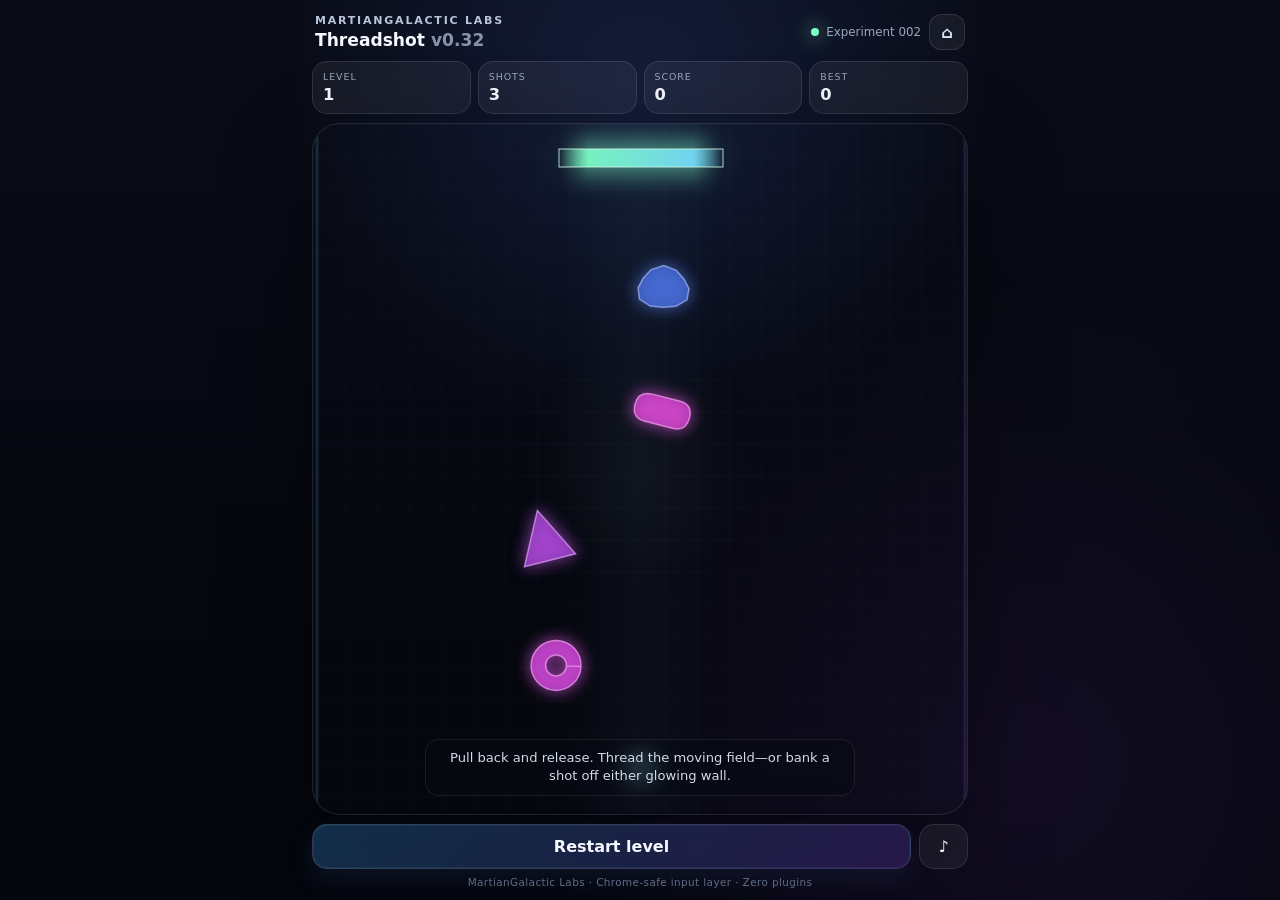
<file: games/threadshot/index.html>
<!doctype html>
<html lang="en">
<head>
<meta charset="utf-8">
<meta name="viewport" content="width=device-width,initial-scale=1,viewport-fit=cover">
<meta name="theme-color" content="#070912">
<meta name="robots" content="noindex,nofollow">
<title>Threadshot v0.32 | MartianGalactic Labs</title>
<style>
:root{
  color-scheme:dark;
  --bg:#070912; --panel:rgba(255,255,255,.06); --line:rgba(255,255,255,.11);
  --text:#f6f8ff; --muted:#9ba7bd; --mint:#7effc8; --cyan:#79dcff;
}
*{box-sizing:border-box;-webkit-tap-highlight-color:transparent}
html,body{
  margin:0;min-height:100%;overflow:hidden;touch-action:none;
  background:
    radial-gradient(circle at 50% 10%,rgba(60,90,180,.22),transparent 34%),
    radial-gradient(circle at 80% 85%,rgba(115,50,180,.12),transparent 38%),
    linear-gradient(180deg,#090c18,#05070e 72%);
  color:var(--text);
  font-family:Inter,ui-sans-serif,system-ui,-apple-system,BlinkMacSystemFont,"Segoe UI",sans-serif;
}
body{display:grid;place-items:center}
.app{
  width:min(100vw,680px);height:100svh;max-height:1040px;
  display:flex;flex-direction:column;
  padding:max(12px,env(safe-area-inset-top)) 12px max(12px,env(safe-area-inset-bottom));
}
.topbar{display:flex;align-items:center;justify-content:space-between;gap:12px;padding:2px 3px 11px}
.brand{font-size:.69rem;letter-spacing:.16em;text-transform:uppercase;color:#b8c5da;font-weight:800}
.title{font-size:1.07rem;font-weight:800;margin-top:3px}.version{color:#8793aa;font-weight:650}
.right-tools{display:flex;align-items:center;gap:8px}
.exp{display:flex;align-items:center;gap:7px;color:var(--muted);font-size:.74rem}
.exp-dot{width:8px;height:8px;border-radius:50%;background:var(--mint);box-shadow:0 0 18px var(--mint)}
.home-link{
  width:36px;height:36px;display:grid;place-items:center;border-radius:12px;
  border:1px solid var(--line);background:var(--panel);color:#dce6f7;
  text-decoration:none;backdrop-filter:blur(16px);font-size:1rem;font-weight:800;
}
.home-link:active{transform:scale(.96)}
.hud{display:grid;grid-template-columns:repeat(4,1fr);gap:7px;margin-bottom:9px}
.card{border:1px solid var(--line);border-radius:15px;background:var(--panel);padding:9px 10px;backdrop-filter:blur(18px)}
.card span{display:block;font-size:.59rem;letter-spacing:.1em;text-transform:uppercase;color:var(--muted)}
.card strong{display:block;margin-top:3px;font-size:1.02rem;font-variant-numeric:tabular-nums}
.stage{
  position:relative;flex:1;min-height:0;overflow:hidden;border:1px solid var(--line);
  border-radius:28px;box-shadow:0 30px 90px rgba(0,0,0,.36);
  background:
    radial-gradient(circle at 50% 50%,rgba(255,255,255,.035),transparent 28%),
    linear-gradient(rgba(255,255,255,.018) 1px,transparent 1px),
    linear-gradient(90deg,rgba(255,255,255,.018) 1px,transparent 1px);
  background-size:auto,32px 32px,32px 32px;
}
canvas{width:100%;height:100%;display:block}
.tip{
  position:absolute;left:50%;bottom:18px;transform:translateX(-50%);
  width:min(88%,430px);text-align:center;color:#d2dbea;font-size:.82rem;line-height:1.42;
  padding:9px 13px;border-radius:14px;background:rgba(7,10,19,.60);
  border:1px solid rgba(255,255,255,.08);backdrop-filter:blur(12px);
  transition:opacity .3s ease;pointer-events:none;
}
.tip.hide{opacity:0}
.toast{
  position:absolute;left:50%;top:18px;transform:translate(-50%,-8px);
  opacity:0;pointer-events:none;white-space:nowrap;padding:10px 14px;
  border-radius:999px;background:rgba(8,11,22,.88);border:1px solid var(--line);
  font-size:.78rem;color:#e8eef9;transition:.25s ease;
}
.toast.show{opacity:1;transform:translate(-50%,0)}
.controls{display:flex;gap:8px;padding-top:9px}
button{
  appearance:none;border:1px solid var(--line);color:var(--text);background:var(--panel);
  border-radius:15px;padding:12px 14px;font:inherit;font-weight:780;cursor:pointer;
  backdrop-filter:blur(16px)
}
button.primary{
  flex:1;background:linear-gradient(135deg,rgba(61,170,255,.25),rgba(130,81,255,.22));
  box-shadow:inset 0 0 0 1px rgba(150,220,255,.07),0 10px 26px rgba(47,76,145,.18)
}
button.icon{width:49px}.footer{text-align:center;color:#6d7890;font-size:.65rem;letter-spacing:.04em;padding-top:7px}
@media(max-height:720px){
  .topbar{padding-bottom:8px}.hud{margin-bottom:6px}.card{padding:7px 9px}
  .controls{padding-top:6px}.footer{display:none}
}
</style>
</head>
<body>
<main class="app">
  <header class="topbar">
    <div>
      <div class="brand">MartianGalactic Labs</div>
      <div class="title">Threadshot <span class="version">v0.32</span></div>
    </div>
    <div class="right-tools">
      <div class="exp"><span class="exp-dot"></span>Experiment 002</div>
      <a class="home-link" href="https://mglabs.investilogiusa.com/" aria-label="Back to MartianGalactic Labs" title="MartianGalactic Labs home">⌂</a>
    </div>
  </header>

  <section class="hud">
    <div class="card"><span>Level</span><strong id="level">1</strong></div>
    <div class="card"><span>Shots</span><strong id="shots">3</strong></div>
    <div class="card"><span>Score</span><strong id="score">0</strong></div>
    <div class="card"><span>Best</span><strong id="best">0</strong></div>
  </section>

  <section class="stage" id="stage">
    <canvas id="game"></canvas>
    <div class="toast" id="toast"></div>
    <div class="tip" id="tip">Pull back and release. Thread the moving field—or bank a shot off either glowing wall.</div>
  </section>

  <div class="controls">
    <button class="primary" id="restart">Restart level</button>
    <button class="icon" id="sound" aria-label="Toggle sound">♪</button>
  </div>
  <div class="footer">MartianGalactic Labs · Chrome-safe input layer · Zero plugins</div>
</main>

<script>
(function(){
'use strict';

var canvas=document.getElementById('game');
var stage=document.getElementById('stage');
var ctx=canvas.getContext('2d');
var levelEl=document.getElementById('level');
var shotsEl=document.getElementById('shots');
var scoreEl=document.getElementById('score');
var bestEl=document.getElementById('best');
var tip=document.getElementById('tip');
var toast=document.getElementById('toast');
var restartBtn=document.getElementById('restart');
var soundBtn=document.getElementById('sound');

var W=0,H=0,DPR=1;
var level=1,shots=3,score=0,best=0;
var soundOn=true,audio=null;
var ball=null,target=null,obstacles=[],particles=[];
var aiming=false,aimNow=null;
var state='ready',last=performance.now(),shake=0;
var nextLevelTimer=0;
var wallFlashLeft=0,wallFlashRight=0;
var WALL_RESTITUTION=.90;

var storageAllowed=(location.protocol==='http:'||location.protocol==='https:');
if(storageAllowed){
  try{best=Number(window.localStorage.getItem('threadshotBest')||0)}catch(e){best=0}
}
bestEl.textContent=best;

function saveBest(){
  if(!storageAllowed)return;
  try{window.localStorage.setItem('threadshotBest',String(best))}catch(e){}
}
function rand(a,b){return a+Math.random()*(b-a)}
function clamp(v,a,b){return Math.max(a,Math.min(b,v))}
function showToast(msg){
  toast.textContent=msg;
  toast.classList.add('show');
  clearTimeout(showToast._t);
  showToast._t=setTimeout(function(){toast.classList.remove('show')},950);
}
function beep(freq,dur,type,gain){
  if(!soundOn)return;
  freq=freq||440;dur=dur||.07;type=type||'sine';gain=gain||.03;
  try{
    audio=audio||new(window.AudioContext||window.webkitAudioContext)();
    var o=audio.createOscillator(),g=audio.createGain();
    o.type=type;o.frequency.value=freq;g.gain.value=gain;
    o.connect(g);g.connect(audio.destination);o.start();
    g.gain.exponentialRampToValueAtTime(.0001,audio.currentTime+dur);
    o.stop(audio.currentTime+dur);
  }catch(e){}
}
function updateHUD(){
  levelEl.textContent=level;
  shotsEl.textContent=shots;
  scoreEl.textContent=score;
  bestEl.textContent=best;
}
function resize(){
  var r=stage.getBoundingClientRect();
  if(r.width<40||r.height<40)return;
  DPR=Math.min(window.devicePixelRatio||1,2);
  W=Math.round(r.width);H=Math.round(r.height);
  canvas.width=Math.round(W*DPR);
  canvas.height=Math.round(H*DPR);
  canvas.style.width=W+'px';
  canvas.style.height=H+'px';
  ctx.setTransform(DPR,0,0,DPR,0,0);
  buildLevel(true);
}

function makeObstacle(i,count){
  var corridorLeft=W*.13;
  var corridorRight=W*.87;
  var y=H*.22 + i*(H*.58/Math.max(1,count-1));
  var size=rand(22,35)+Math.min(level*1.2,10);
  return{
    x:rand(corridorLeft,corridorRight),
    y:y+rand(-22,22),
    vx:rand(-32,32)*(1+level*.05),
    vy:rand(-10,10),
    r:size,
    phase:rand(0,Math.PI*2),
    wobble:rand(.6,1.4),
    hue:rand(180,330),
    type:i%4
  };
}

function buildLevel(preserve){
  if(W<40||H<40)return;

  var startX=W*.5;
  var startY=H-48;
  ball={
    x:startX,y:startY,r:10,
    vx:0,vy:0,moving:false,
    trail:[]
  };

  target={
    x:W*.5,
    y:34,
    w:Math.max(86,W*.25),
    h:18,
    pulse:0
  };

  obstacles=[];
  var count=Math.min(10,4+Math.floor(level*.8));
  for(var i=0;i<count;i++)obstacles.push(makeObstacle(i,count));

  particles=[];
  state='ready';
  nextLevelTimer=0;
  if(!preserve)shots=3;
  updateHUD();
}

function pointFromClient(clientX,clientY){
  var r=canvas.getBoundingClientRect();
  return{x:clientX-r.left,y:clientY-r.top};
}
function beginAim(clientX,clientY){
  if(state!=='ready'||!ball||ball.moving)return;
  var p=pointFromClient(clientX,clientY);
  if(Math.hypot(p.x-ball.x,p.y-ball.y)<60){
    aiming=true;
    aimNow=p;
    tip.classList.add('hide');
    beep(230,.03,'sine',.015);
  }
}
function moveAim(clientX,clientY){
  if(aiming)aimNow=pointFromClient(clientX,clientY);
}
function releaseAim(clientX,clientY){
  if(!aiming||!ball)return;
  aiming=false;
  aimNow=pointFromClient(clientX,clientY);

  var dx=ball.x-aimNow.x;
  var dy=ball.y-aimNow.y;
  var len=Math.hypot(dx,dy);

  if(len<18){
    showToast('Pull farther back');
    return;
  }

  var power=Math.min(520,len*3.8);
  ball.vx=dx/len*power;
  ball.vy=dy/len*power;
  ball.moving=true;
  ball.trail=[];
  state='flying';
  beep(300+power*.35,.08,'triangle',.03);
}

if(window.PointerEvent){
  canvas.addEventListener('pointerdown',function(e){
    e.preventDefault();
    beginAim(e.clientX,e.clientY);
  },{passive:false});
  canvas.addEventListener('pointermove',function(e){
    if(aiming)e.preventDefault();
    moveAim(e.clientX,e.clientY);
  },{passive:false});
  canvas.addEventListener('pointerup',function(e){
    e.preventDefault();
    releaseAim(e.clientX,e.clientY);
  },{passive:false});
  canvas.addEventListener('pointercancel',function(){aiming=false});
}else{
  canvas.addEventListener('touchstart',function(e){
    if(!e.touches.length)return;
    e.preventDefault();
    beginAim(e.touches[0].clientX,e.touches[0].clientY);
  },{passive:false});
  canvas.addEventListener('touchmove',function(e){
    if(!e.touches.length)return;
    e.preventDefault();
    moveAim(e.touches[0].clientX,e.touches[0].clientY);
  },{passive:false});
  canvas.addEventListener('touchend',function(e){
    if(!e.changedTouches.length)return;
    e.preventDefault();
    releaseAim(e.changedTouches[0].clientX,e.changedTouches[0].clientY);
  },{passive:false});

  canvas.addEventListener('mousedown',function(e){
    e.preventDefault();
    beginAim(e.clientX,e.clientY);
  });
  window.addEventListener('mousemove',function(e){
    moveAim(e.clientX,e.clientY);
  });
  window.addEventListener('mouseup',function(e){
    releaseAim(e.clientX,e.clientY);
  });
}

function burst(x,y,hue,count){
  count=count||24;
  for(var i=0;i<count;i++){
    var a=Math.random()*Math.PI*2,s=rand(45,170);
    particles.push({
      x:x,y:y,vx:Math.cos(a)*s,vy:Math.sin(a)*s,
      life:rand(.45,.95),hue:hue,size:rand(1.5,3.8)
    });
  }
}
function resetBall(){
  ball={
    x:W*.5,y:H-48,r:10,
    vx:0,vy:0,moving:false,trail:[]
  };
  state='ready';
}
function fail(reason){
  if(state!=='flying')return;
  state='impact';
  shots--;
  shake=9;
  burst(ball.x,ball.y,345,28);
  beep(105,.16,'square',.03);
  updateHUD();

  setTimeout(function(){
    if(shots<=0){
      showToast('Run over · restarting level');
      shots=3;
      resetBall();
      updateHUD();
    }else{
      resetBall();
      showToast(reason+' · '+shots+' left');
    }
  },480);
}
function win(){
  if(state!=='flying')return;
  state='won';
  ball.moving=false;
  var bonus=100+level*20+shots*25;
  score+=bonus;
  if(score>best){best=score;saveBest()}
  updateHUD();
  burst(target.x,target.y,155,44);
  beep(540,.05,'sine',.025);
  setTimeout(function(){beep(780,.10,'triangle',.028)},70);
  showToast('Perfect thread! +'+bonus);
  nextLevelTimer=.8;
}

function update(dt){
  if(target)target.pulse+=dt*3.2;

  for(var i=0;i<obstacles.length;i++){
    var o=obstacles[i];
    o.phase+=o.wobble*dt;
    o.x+=o.vx*dt;
    o.y+=o.vy*dt + Math.sin(o.phase)*3*dt;

    if(o.x-o.r<6){o.x=o.r+6;o.vx=Math.abs(o.vx)}
    if(o.x+o.r>W-6){o.x=W-o.r-6;o.vx=-Math.abs(o.vx)}
    if(o.y-o.r<H*.16){o.y=H*.16+o.r;o.vy=Math.abs(o.vy)}
    if(o.y+o.r>H*.82){o.y=H*.82-o.r;o.vy=-Math.abs(o.vy)}
  }

  if(state==='flying'&&ball){
    ball.x+=ball.vx*dt;
    ball.y+=ball.vy*dt;
    ball.vx*=Math.pow(.997,dt*60);
    ball.vy*=Math.pow(.997,dt*60);

    // Skill-bank walls: horizontal rebounds lose a little energy.
    if(ball.x-ball.r<=4 && ball.vx<0){
      ball.x=ball.r+4;
      ball.vx=Math.abs(ball.vx)*WALL_RESTITUTION;
      wallFlashLeft=1;
      beep(560,.045,'triangle',.018);
    }else if(ball.x+ball.r>=W-4 && ball.vx>0){
      ball.x=W-ball.r-4;
      ball.vx=-Math.abs(ball.vx)*WALL_RESTITUTION;
      wallFlashRight=1;
      beep(620,.045,'triangle',.018);
    }

    ball.trail.push({x:ball.x,y:ball.y});
    if(ball.trail.length>42)ball.trail.shift();

    for(var j=0;j<obstacles.length;j++){
      var q=obstacles[j];
      if(Math.hypot(ball.x-q.x,ball.y-q.y)<ball.r+q.r*.88){
        fail('Collision');
        break;
      }
    }

    if(state==='flying'){
      var inTargetX=Math.abs(ball.x-target.x)<target.w*.5;
      var crossedTarget=ball.y-ball.r<=target.y+target.h*.5;
      if(inTargetX&&crossedTarget)win();
      else if(ball.y>H+20||ball.y<-35)fail('Missed');
    }
  }

  if(state==='won'&&nextLevelTimer>0){
    nextLevelTimer-=dt;
    if(nextLevelTimer<=0){
      level++;
      shots=3;
      buildLevel(false);
      showToast('Level '+level);
    }
  }

  for(var p=particles.length-1;p>=0;p--){
    var part=particles[p];
    part.life-=dt;
    part.x+=part.vx*dt;
    part.y+=part.vy*dt;
    part.vx*=.985;
    part.vy*=.985;
    if(part.life<=0)particles.splice(p,1);
  }
  wallFlashLeft*=Math.pow(.045,dt);
  wallFlashRight*=Math.pow(.045,dt);
  shake*=.88;
}

function drawObstacle(o){
  ctx.save();
  ctx.translate(o.x,o.y);
  ctx.rotate(Math.sin(o.phase)*.25);
  ctx.shadowColor='hsla('+o.hue+',85%,65%,.9)';
  ctx.shadowBlur=16;
  ctx.fillStyle='hsla('+o.hue+',70%,58%,.72)';
  ctx.strokeStyle='hsla('+o.hue+',95%,82%,.68)';
  ctx.lineWidth=1.5;

  if(o.type===0){
    ctx.beginPath();
    for(var i=0;i<=12;i++){
      var a=i/12*Math.PI*2;
      var rr=o.r*(1+.08*Math.sin(a*3+o.phase));
      var x=Math.cos(a)*rr;
      var y=Math.sin(a)*rr*.82;
      if(i===0)ctx.moveTo(x,y);else ctx.lineTo(x,y);
    }
    ctx.closePath();ctx.fill();ctx.stroke();
  }else if(o.type===1){
    var w=o.r*1.8,h=o.r*.9,r=h*.5;
    ctx.beginPath();
    ctx.moveTo(-w/2+r,-h/2);
    ctx.lineTo(w/2-r,-h/2);
    ctx.quadraticCurveTo(w/2,-h/2,w/2,-h/2+r);
    ctx.lineTo(w/2,h/2-r);
    ctx.quadraticCurveTo(w/2,h/2,w/2-r,h/2);
    ctx.lineTo(-w/2+r,h/2);
    ctx.quadraticCurveTo(-w/2,h/2,-w/2,h/2-r);
    ctx.lineTo(-w/2,-h/2+r);
    ctx.quadraticCurveTo(-w/2,-h/2,-w/2+r,-h/2);
    ctx.closePath();ctx.fill();ctx.stroke();
  }else if(o.type===2){
    ctx.beginPath();
    ctx.moveTo(0,-o.r);
    ctx.lineTo(o.r*.9,o.r*.75);
    ctx.lineTo(-o.r*.9,o.r*.75);
    ctx.closePath();ctx.fill();ctx.stroke();
  }else{
    ctx.beginPath();
    ctx.arc(0,0,o.r,0,Math.PI*2);
    ctx.arc(0,0,o.r*.42,0,Math.PI*2,true);
    ctx.fill('evenodd');ctx.stroke();
  }
  ctx.restore();
}
function drawTarget(){
  if(!target)return;
  var pulse=(Math.sin(target.pulse)+1)/2;
  var glow=16+pulse*14;
  var grad=ctx.createLinearGradient(target.x-target.w/2,target.y,target.x+target.w/2,target.y);
  grad.addColorStop(0,'rgba(126,255,200,0)');
  grad.addColorStop(.18,'rgba(126,255,200,.9)');
  grad.addColorStop(.82,'rgba(120,220,255,.9)');
  grad.addColorStop(1,'rgba(120,220,255,0)');
  ctx.save();
  ctx.shadowColor='#7effc8';
  ctx.shadowBlur=glow;
  ctx.fillStyle=grad;
  ctx.fillRect(target.x-target.w/2,target.y-target.h/2,target.w,target.h);
  ctx.strokeStyle='rgba(210,255,240,.82)';
  ctx.strokeRect(target.x-target.w/2,target.y-target.h/2,target.w,target.h);
  ctx.restore();
}
function drawAim(){
  if(!aiming||!aimNow||!ball)return;
  var dx=ball.x-aimNow.x;
  var dy=ball.y-aimNow.y;
  var len=Math.hypot(dx,dy)||1;
  var power=Math.min(520,len*3.8);
  var vx=dx/len*power;
  var vy=dy/len*power;

  ctx.save();
  ctx.setLineDash([5,6]);
  ctx.strokeStyle='rgba(120,220,255,.85)';
  ctx.lineWidth=2;
  ctx.beginPath();
  ctx.moveTo(ball.x,ball.y);
  ctx.lineTo(aimNow.x,aimNow.y);
  ctx.stroke();
  ctx.setLineDash([]);

  var px=ball.x,py=ball.y,tx=vx,ty=vy;
  for(var i=0;i<30;i++){
    px+=tx*.03;
    py+=ty*.03;
    tx*=.997;ty*=.997;
    ctx.globalAlpha=1-i/31;
    ctx.fillStyle=i<20?'#8fe6ff':'#b7c4d8';
    ctx.beginPath();
    ctx.arc(px,py,Math.max(1.1,3-i*.06),0,Math.PI*2);
    ctx.fill();
  }
  ctx.restore();
}
function drawWalls(){
  var leftAlpha=.14+wallFlashLeft*.78;
  var rightAlpha=.14+wallFlashRight*.78;

  ctx.save();
  ctx.lineWidth=3;

  ctx.shadowColor='#79dcff';
  ctx.shadowBlur=wallFlashLeft*28;
  ctx.strokeStyle='rgba(121,220,255,'+leftAlpha+')';
  ctx.beginPath();ctx.moveTo(4,12);ctx.lineTo(4,H-12);ctx.stroke();

  ctx.shadowColor='#9d85ff';
  ctx.shadowBlur=wallFlashRight*28;
  ctx.strokeStyle='rgba(157,133,255,'+rightAlpha+')';
  ctx.beginPath();ctx.moveTo(W-4,12);ctx.lineTo(W-4,H-12);ctx.stroke();

  ctx.restore();
}
function draw(){
  ctx.clearRect(0,0,W,H);
  ctx.save();
  if(shake>0)ctx.translate(rand(-shake,shake),rand(-shake,shake));

  var lane=ctx.createLinearGradient(W*.5-90,0,W*.5+90,0);
  lane.addColorStop(0,'rgba(121,220,255,0)');
  lane.addColorStop(.5,'rgba(121,220,255,.03)');
  lane.addColorStop(1,'rgba(121,220,255,0)');
  ctx.fillStyle=lane;
  ctx.fillRect(W*.5-90,0,180,H);

  drawWalls();
  drawTarget();

  for(var i=0;i<obstacles.length;i++)drawObstacle(obstacles[i]);

  if(ball){
    if(ball.trail.length>1){
      ctx.beginPath();
      for(var t=0;t<ball.trail.length;t++){
        var pt=ball.trail[t];
        if(t===0)ctx.moveTo(pt.x,pt.y);else ctx.lineTo(pt.x,pt.y);
      }
      ctx.strokeStyle='rgba(122,220,255,.34)';
      ctx.lineWidth=2;
      ctx.stroke();
    }

    ctx.shadowColor='#8de7ff';
    ctx.shadowBlur=18;
    var g=ctx.createRadialGradient(ball.x-3,ball.y-3,1,ball.x,ball.y,ball.r);
    g.addColorStop(0,'#ffffff');
    g.addColorStop(.35,'#b9f2ff');
    g.addColorStop(1,'#4ca7ff');
    ctx.fillStyle=g;
    ctx.beginPath();
    ctx.arc(ball.x,ball.y,ball.r,0,Math.PI*2);
    ctx.fill();
    ctx.shadowBlur=0;
  }

  drawAim();

  for(var p=0;p<particles.length;p++){
    var part=particles[p];
    ctx.globalAlpha=Math.max(0,part.life);
    ctx.fillStyle='hsl('+part.hue+',90%,70%)';
    ctx.beginPath();
    ctx.arc(part.x,part.y,part.size,0,Math.PI*2);
    ctx.fill();
  }
  ctx.globalAlpha=1;
  ctx.restore();
}

function loop(now){
  var dt=Math.min(.032,(now-last)/1000);
  last=now;
  try{
    update(dt);
    draw();
  }catch(e){
    console.error(e);
  }
  requestAnimationFrame(loop);
}

restartBtn.addEventListener('click',function(){
  shots=3;
  buildLevel(false);
  tip.classList.remove('hide');
  showToast('Level restarted');
  beep(420,.06);
});
soundBtn.addEventListener('click',function(){
  soundOn=!soundOn;
  soundBtn.textContent=soundOn?'♪':'×';
  showToast(soundOn?'Sound on':'Sound off');
  if(soundOn)beep(620,.06);
});

window.addEventListener('resize',resize);
window.addEventListener('orientationchange',function(){setTimeout(resize,180)});
document.addEventListener('visibilitychange',function(){
  if(!document.hidden)setTimeout(resize,60);
});

function boot(){
  resize();
  if(W>40&&H>40)buildLevel(false);
}
setTimeout(boot,0);
setTimeout(boot,120);
setTimeout(boot,420);
requestAnimationFrame(loop);

})();
</script>
</body>
</html>
</file>
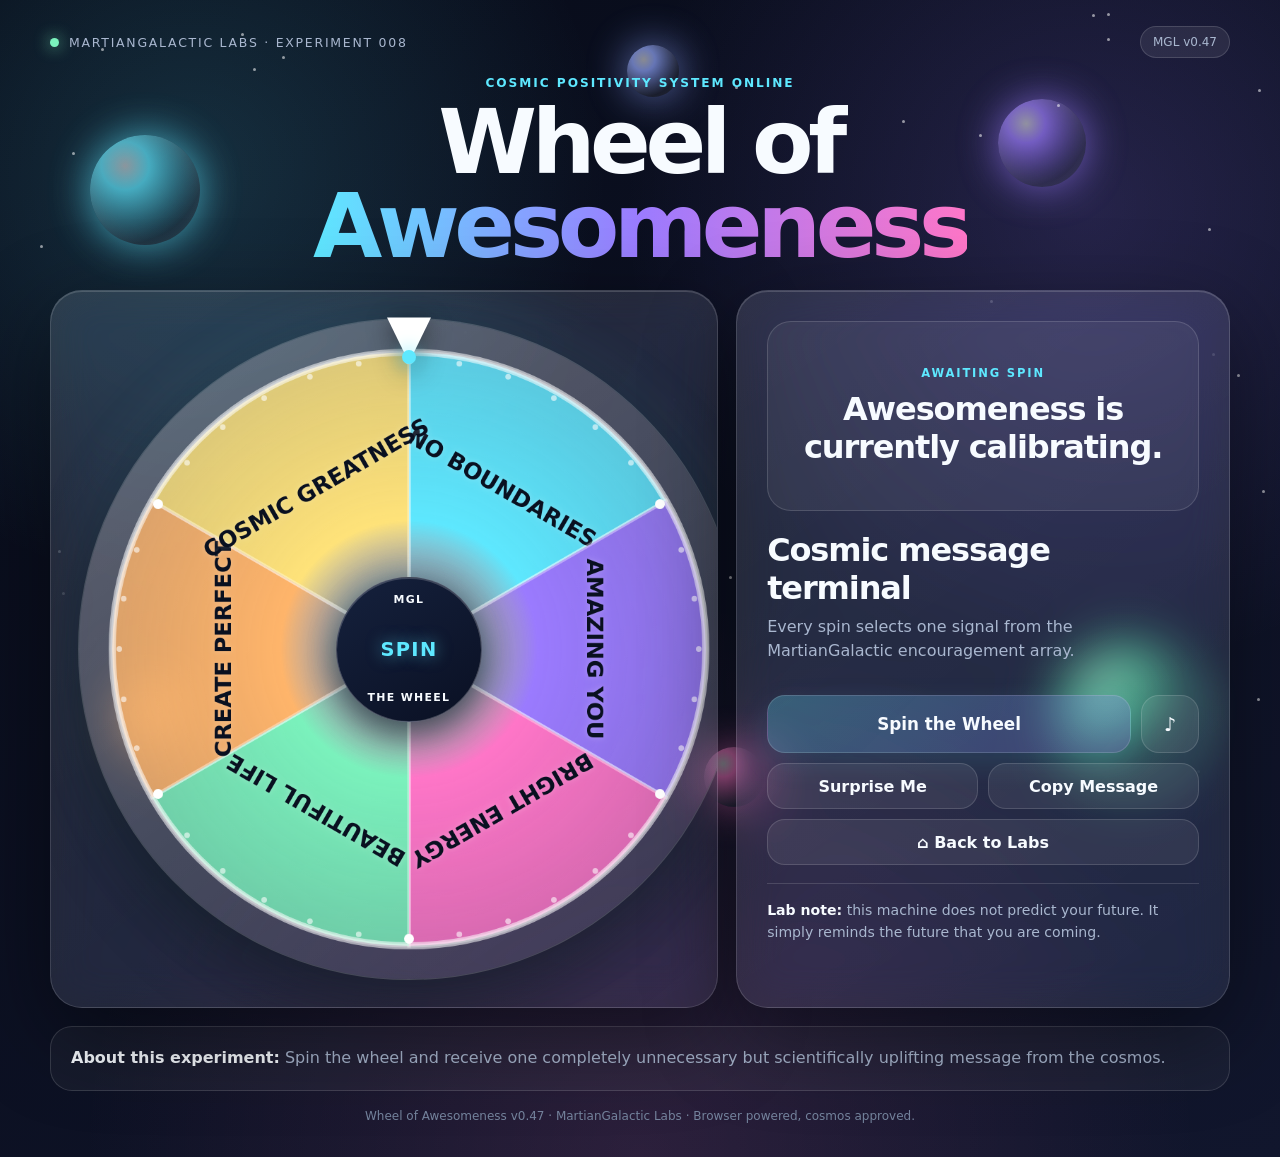
<file: games/wheel-of-awesomeness/index.html>
<!DOCTYPE html>
<html lang="en">
<head>
  <meta charset="UTF-8">

  <meta
    name="viewport"
    content="width=device-width, initial-scale=1.0"
  >

  <meta name="theme-color" content="#070b18">

  <meta
    name="description"
    content="MartianGalactic Labs Wheel of Awesomeness — a playful cosmic affirmation spinner."
  >

  <title>
    Wheel of Awesomeness v0.47 — MartianGalactic Labs
  </title>

  <style>
    :root {
      --bg: #070b18;
      --bg-2: #11162d;

      --glass: rgba(255, 255, 255, 0.08);
      --glass-strong: rgba(255, 255, 255, 0.13);
      --line: rgba(255, 255, 255, 0.14);

      --text: #f7fbff;
      --muted: #a9b7cf;

      --cyan: #5ee8ff;
      --violet: #9b7bff;
      --pink: #ff76c8;
      --green: #7bf2bd;
      --orange: #ffb56b;
      --yellow: #ffe37a;

      --shadow:
        0 28px 90px
        rgba(0, 0, 0, 0.42);
    }

    * {
      box-sizing: border-box;
    }

    html,
    body {
      width: 100%;
      min-height: 100%;
      margin: 0;
    }

    body {
      min-height: 100svh;
      overflow-x: hidden;

      color: var(--text);

      font-family:
        Inter,
        ui-rounded,
        system-ui,
        -apple-system,
        BlinkMacSystemFont,
        "Segoe UI",
        sans-serif;

      background:
        radial-gradient(
          circle at 15% 15%,
          rgba(94, 232, 255, 0.16),
          transparent 26rem
        ),
        radial-gradient(
          circle at 85% 18%,
          rgba(155, 123, 255, 0.18),
          transparent 29rem
        ),
        radial-gradient(
          circle at 50% 100%,
          rgba(255, 118, 200, 0.12),
          transparent 35rem
        ),
        linear-gradient(
          145deg,
          var(--bg),
          var(--bg-2)
        );
    }

    button,
    a {
      -webkit-tap-highlight-color: transparent;
    }

    .sky {
      position: fixed;
      z-index: 0;

      inset: 0;

      overflow: hidden;
      pointer-events: none;
    }

    .star {
      position: absolute;

      width: 3px;
      height: 3px;

      border-radius: 50%;

      background: white;
      opacity: 0.55;

      animation:
        twinkle 2.8s
        ease-in-out
        infinite alternate;
    }

    @keyframes twinkle {
      from {
        opacity: 0.15;
        transform: scale(0.7);
      }

      to {
        opacity: 0.9;
        transform: scale(1.45);
      }
    }

    .orb {
      position: absolute;

      border-radius: 50%;

      opacity: 0.68;
      filter: blur(0.2px);

      animation:
        drift 15s
        ease-in-out
        infinite alternate;

      box-shadow:
        inset 0 0 30px
        rgba(255, 255, 255, 0.18),
        0 0 42px currentColor;
    }

    @keyframes drift {
      from {
        transform:
          translate3d(-18px, 12px, 0)
          rotate(0deg);
      }

      to {
        transform:
          translate3d(38px, -42px, 0)
          rotate(26deg);
      }
    }

    .page {
      position: relative;
      z-index: 2;

      width:
        min(
          1180px,
          calc(100% - 28px)
        );

      margin: 0 auto;
      padding: 26px 0 34px;
    }

    .topbar {
      display: flex;
      align-items: center;
      justify-content: space-between;

      gap: 16px;
      margin-bottom: 18px;
    }

    .brand {
      display: flex;
      align-items: center;

      gap: 10px;

      color: var(--muted);

      font-size: 0.78rem;
      letter-spacing: 0.14em;
      text-transform: uppercase;
    }

    .brand-dot {
      width: 9px;
      height: 9px;

      border-radius: 50%;

      background: var(--green);

      box-shadow:
        0 0 16px var(--green);
    }

    .version {
      padding: 8px 12px;

      border: 1px solid var(--line);
      border-radius: 999px;

      background: var(--glass);
      color: var(--muted);

      font-size: 0.75rem;
      white-space: nowrap;
    }

    .hero {
      max-width: 820px;

      margin: 8px auto 22px;

      text-align: center;
    }

    .eyebrow {
      color: var(--cyan);

      font-size: 0.76rem;
      font-weight: 800;

      letter-spacing: 0.16em;
      text-transform: uppercase;
    }

    h1 {
      margin: 10px 0 8px;

      font-size:
        clamp(
          2.2rem,
          7vw,
          5.7rem
        );

      line-height: 0.94;
      letter-spacing: -0.06em;
    }

    h1 span {
      background:
        linear-gradient(
          90deg,
          var(--cyan),
          var(--violet),
          var(--pink)
        );

      background-clip: text;
      -webkit-background-clip: text;

      color: transparent;
    }

    .lab {
      display: grid;

      grid-template-columns:
        minmax(0, 1.15fr)
        minmax(300px, 0.85fr);

      align-items: stretch;

      gap: 18px;
    }

    .panel {
      position: relative;

      overflow: hidden;

      border: 1px solid var(--line);
      border-radius: 32px;

      background:
        linear-gradient(
          145deg,
          var(--glass-strong),
          var(--glass)
        );

      backdrop-filter:
        blur(22px)
        saturate(145%);

      -webkit-backdrop-filter:
        blur(22px)
        saturate(145%);

      box-shadow:
        var(--shadow),
        inset 0 1px 0
        rgba(255, 255, 255, 0.16);
    }

    .wheel-panel {
      display: grid;
      place-items: center;

      padding:
        clamp(
          18px,
          3vw,
          28px
        );
    }

    .wheel-wrap {
      position: relative;

      display: grid;
      place-items: center;

      width:
        min(
          660px,
          88vw
        );

      aspect-ratio: 1;
    }

   .pointer {
  position: absolute;
  z-index: 8;

  top: -2px;
  left: 50%;

  width: 44px;
  height: 45px;

  transform:
    translateX(-50%);

  filter:
    drop-shadow(
      0 5px 12px
      rgba(0, 0, 0, 0.45)
    );
}

.pointer::before {
  content: "";

  position: absolute;
  inset: 0;

  background: white;

  clip-path:
    polygon(
      0 0,
      100% 0,
      50% 100%
    );
}

.pointer::after {
  content: "";

  position: absolute;

  left: 50%;
  bottom: -2px;

  width: 14px;
  height: 14px;

  border-radius: 50%;

  background: var(--cyan);

  box-shadow:
    0 0 18px var(--cyan);

  transform:
    translateX(-50%);
}

    .wheel-shell {
      width: 100%;
      height: 100%;

      padding: 12px;

      border-radius: 50%;

      background:
        linear-gradient(
          145deg,
          rgba(255, 255, 255, 0.28),
          rgba(255, 255, 255, 0.05)
        );

      box-shadow:
        0 0 0 1px
        rgba(255, 255, 255, 0.18),
        0 28px 65px
        rgba(0, 0, 0, 0.45),
        0 0 70px
        rgba(94, 232, 255, 0.12);
    }

    canvas {
      display: block;

      width: 100%;
      height: 100%;

      border-radius: 50%;

      transform: rotate(0deg);

      transition:
        transform 5.8s
        cubic-bezier(
          0.12,
          0.72,
          0.08,
          1
        );
    }

    .hub {
      position: absolute;
      z-index: 6;

      display: grid;
      place-items: center;

      width: 22%;
      aspect-ratio: 1;

      border:
        1px solid
        rgba(255, 255, 255, 0.22);

      border-radius: 50%;

      background:
        linear-gradient(
          145deg,
          #15213d,
          #0a1023
        );

      box-shadow:
        0 12px 30px
        rgba(0, 0, 0, 0.45),
        0 0 30px
        rgba(94, 232, 255, 0.22),
        inset 0 1px 0
        rgba(255, 255, 255, 0.18);

      text-align: center;

      font-size:
        clamp(
          0.64rem,
          1.9vw,
          0.95rem
        );

      font-weight: 850;
      letter-spacing: 0.09em;
      line-height: 1.12;
      text-transform: uppercase;

      cursor: pointer;
      user-select: none;
      -webkit-user-select: none;

      transition:
        transform 0.18s ease,
        box-shadow 0.18s ease,
        filter 0.18s ease;
    }

    .hub:hover {
      transform: scale(1.035);
      filter: brightness(1.08);
    }

    .hub:active {
      transform: scale(0.97);
    }

    .hub:focus-visible {
      outline: 3px solid var(--cyan);
      outline-offset: 4px;
    }

    .hub:disabled {
      cursor: wait;
      opacity: 0.82;
      transform: none;
    }

    .hub-small,
    .hub-main {
      display: block;
      pointer-events: none;
    }

    .hub-small {
      font-size: 0.72em;
      letter-spacing: 0.12em;
    }

    .hub-main {
      margin: 0.08em 0;
      color: var(--cyan);
      font-size: 1.28em;
      letter-spacing: 0.07em;
      text-shadow: 0 0 16px rgba(94, 232, 255, 0.55);
    }

    .control-panel {
      display: flex;
      flex-direction: column;

      padding:
        clamp(
          20px,
          3vw,
          30px
        );
    }

    .control-panel h2 {
      margin: 0;

      font-size:
        clamp(
          1.4rem,
          3vw,
          2rem
        );

      letter-spacing: -0.035em;
    }

    .terminal-title {
      margin-top: 20px !important;
    }

    .control-panel .sub {
      margin: 8px 0 18px;

      color: var(--muted);
      line-height: 1.5;
    }

    .result {
      position: relative;

      display: grid;
      align-content: center;

      min-height: 190px;

      overflow: hidden;

      padding: 22px;

      border: 1px solid var(--line);
      border-radius: 24px;

      background:
        rgba(255, 255, 255, 0.055);

      text-align: center;
    }

    .result::before {
      content: "";

      position: absolute;

      inset: -60%;

      opacity: 0;

      background:
        radial-gradient(
          circle,
          rgba(94, 232, 255, 0.18),
          transparent 31%
        );

      transition:
        opacity 0.3s ease;
    }

    .result.reveal::before {
      opacity: 1;

      animation:
        pulseGlow 1.2s ease;
    }

    @keyframes pulseGlow {
      50% {
        transform: scale(1.08);
      }
    }

    .result-label {
      position: relative;
      z-index: 1;

      color: var(--cyan);

      font-size: 0.72rem;
      font-weight: 800;

      letter-spacing: 0.16em;
      text-transform: uppercase;
    }

    .result-message {
      position: relative;
      z-index: 1;

      margin-top: 10px;

      font-size:
        clamp(
          1.25rem,
          3vw,
          2rem
        );

      font-weight: 820;
      line-height: 1.2;
      letter-spacing: -0.035em;
    }

    .actions {
      display: grid;

      grid-template-columns:
        1fr auto;

      gap: 10px;
      margin-top: 14px;
    }

    button,
    .home {
      appearance: none;

      display: inline-flex;
      align-items: center;
      justify-content: center;

      border: 1px solid var(--line);
      border-radius: 18px;

      background:
        rgba(255, 255, 255, 0.07);

      color: var(--text);

      font: inherit;
      font-weight: 800;

      cursor: pointer;
      text-decoration: none;

      transition:
        transform 0.18s ease,
        background 0.18s ease,
        opacity 0.18s ease;
    }

    button:hover,
    .home:hover {
      transform:
        translateY(-2px);

      background:
        rgba(255, 255, 255, 0.13);
    }

    button:disabled {
      opacity: 0.56;
      cursor: not-allowed;
      transform: none;
    }

    .spin {
      min-height: 58px;

      padding: 0 22px;

      background:
        linear-gradient(
          135deg,
          rgba(94, 232, 255, 0.28),
          rgba(155, 123, 255, 0.25)
        );

      box-shadow:
        0 10px 30px
        rgba(94, 232, 255, 0.12);

      font-size: 1.05rem;
    }

    .sound {
      width: 58px;
      min-height: 58px;

      font-size: 1.2rem;
    }

    .mini-actions {
      display: grid;

      grid-template-columns:
        1fr 1fr;

      gap: 10px;
      margin-top: 10px;
    }

    .mini-actions button,
    .home {
      min-height: 46px;
      padding: 0 14px;
    }

    .home {
      margin-top: 10px;
    }

    .manifesto {
      margin-top: 18px;
      padding-top: 16px;

      border-top:
        1px solid var(--line);

      color: var(--muted);

      font-size: 0.88rem;
      line-height: 1.55;
    }

    .manifesto strong {
      color: var(--text);
    }

    .confetti {
      position: fixed;
      z-index: 30;

      inset: 0;

      overflow: hidden;
      pointer-events: none;
    }

    .piece {
      position: absolute;

      top: -20px;

      width: 10px;
      height: 16px;

      border-radius: 3px;

      animation:
        fall 2.4s
        linear forwards;
    }

    @keyframes fall {
      to {
        opacity: 0.1;

        transform:
          translate3d(
            var(--x),
            110vh,
            0
          )
          rotate(var(--r));
      }
    }

    .about-panel{
  margin-top:18px;
  padding:18px 20px;

  border:1px solid var(--line);
  border-radius:22px;

  background:rgba(255,255,255,.045);
  color:var(--muted);

  line-height:1.65;
}

.about-panel strong{
  color:var(--text);
}
    
    footer {
      margin-top: 18px;

      color: #75849e;

      font-size: 0.75rem;
      text-align: center;
    }

    @media (max-width: 900px) {
      .lab {
        grid-template-columns: 1fr;
      }

      .wheel-panel {
        order: -1;
      }

      .control-panel {
        order: 0;
      }

      .result {
        min-height: 150px;
      }

      .wheel-wrap {
        width:
          min(
            650px,
            92vw
          );
      }
    }

    @media (max-width: 560px) {
      
      .about-panel{
  margin-top:12px;
  padding:15px 16px;
  border-radius:18px;
  font-size:.88rem;
  line-height:1.55;
}
      
      .page {
        width:
          min(
            100% - 18px,
            1180px
          );

        padding-top: 16px;
      }

      .topbar {
        align-items: flex-start;
        margin-bottom: 10px;
      }

      .hero {
        margin: 2px auto 12px;
      }

      .hero h1 {
        margin: 7px 0 5px;
        font-size: clamp(2rem, 12vw, 3.25rem);
        line-height: 0.96;
      }

      .lab {
        gap: 12px;
      }

      .wheel-wrap {
        width: min(560px, 88vw);
      }

      .brand {
        font-size: 0.66rem;
        letter-spacing: 0.11em;
      }

      .version {
        font-size: 0.66rem;
      }

      .wheel-panel {
        padding: 10px;
      }

      .panel {
        border-radius: 25px;
      }

      .wheel-panel::after {
        content: "Swipe up for the cosmic message terminal ↓";
        display: block;
        width: 100%;
        margin-top: 6px;
        color: var(--muted);
        font-size: 0.72rem;
        letter-spacing: 0.04em;
        text-align: center;
      }

      .pointer {
  width: 34px;
  height: 36px;
}

      .actions {
        grid-template-columns:
          1fr 54px;
      }

      .spin {
        min-height: 54px;
      }

      .sound {
        width: 54px;
        min-height: 54px;
      }
    }

    @media (prefers-reduced-motion: reduce) {
      .star,
      .orb {
        animation: none !important;
      }

      canvas {
        transition-duration: 1.1s;
      }
    }
  </style>
</head>

<body>
  <div
    class="sky"
    id="sky"
    aria-hidden="true"
  ></div>

  <div
    class="confetti"
    id="confetti"
    aria-hidden="true"
  ></div>

  <main class="page">
    <div class="topbar">
      <div class="brand">
        <span class="brand-dot"></span>

        MartianGalactic Labs · Experiment 008
      </div>

      <div class="version">
        MGL v0.47
      </div>
    </div>

    <header class="hero">
      <div class="eyebrow">
        Cosmic positivity system online
      </div>

      <h1>
        Wheel of
        <span>Awesomeness</span>
      </h1>

    </header>

    <section class="lab">
      <div class="panel wheel-panel">
        <div class="wheel-wrap">
          <div
            class="pointer"
            aria-hidden="true"
          ></div>

          <div class="wheel-shell">
            <canvas
              id="wheel"
              width="900"
              height="900"
              aria-label="Wheel of Awesomeness"
            ></canvas>
          </div>

          <button
            class="hub"
            id="hubSpinBtn"
            type="button"
            aria-label="Spin the Wheel of Awesomeness"
          >
            <span class="hub-small">MGL</span>
            <span class="hub-main">Spin</span>
            <span class="hub-small">the wheel</span>
          </button>
        </div>
      </div>

      <aside class="panel control-panel">
        <div
          class="result"
          id="result"
          aria-live="polite"
        >
          <div
            class="result-label"
            id="resultLabel"
          >
            Awaiting spin
          </div>

          <div
            class="result-message"
            id="resultMessage"
          >
            Awesomeness is currently calibrating.
          </div>
        </div>

        <h2 class="terminal-title">
          Cosmic message terminal
        </h2>

        <p class="sub">
          Every spin selects one signal from the
          MartianGalactic encouragement array.
        </p>

        <div class="actions">
          <button
            class="spin"
            id="spinBtn"
            type="button"
          >
            Spin the Wheel
          </button>

          <button
            class="sound"
            id="soundBtn"
            type="button"
            aria-label="Toggle sound"
            aria-pressed="true"
          >
            ♪
          </button>
        </div>

        <div class="mini-actions">
          <button
            id="againBtn"
            type="button"
          >
            Surprise Me
          </button>

          <button
            id="copyBtn"
            type="button"
          >
            Copy Message
          </button>
        </div>

        <a
          class="home"
          href="../../"
          aria-label="Return to MartianGalactic Labs"
        >
          ⌂ Back to Labs
        </a>

        <div class="manifesto">
          <strong>Lab note:</strong>

          this machine does not predict your future.
          It simply reminds the future that you are coming.
        </div>
      </aside>
    </section>
    
     <section class="about-panel">
      <strong>About this experiment:</strong>
      Spin the wheel and receive one completely unnecessary but
      scientifically uplifting message from the cosmos.
    </section>

    <footer>
      Wheel of Awesomeness v0.47 ·
      MartianGalactic Labs ·
      Browser powered, cosmos approved.
    </footer>
  </main>

  <script>
    (() => {
      "use strict";

      const messages = [
        "Awesomeness has no boundaries.",

        "Every reflection reveals another amazing version of you.",

        "Your energy makes the universe brighter.",

        "Life is more beautiful because you are in it.",

        "Perfection begins with what you choose to create.",

        "Every great thing in the cosmos begins with someone like you."
      ];

      const labels = [
        "NO BOUNDARIES",
        "AMAZING YOU",
        "BRIGHT ENERGY",
        "BEAUTIFUL LIFE",
        "CREATE PERFECT",
        "COSMIC GREATNESS"
      ];

      const colors = [
        "#5ee8ff",
        "#9b7bff",
        "#ff76c8",
        "#7bf2bd",
        "#ffb56b",
        "#ffe37a"
      ];

      const wheel =
        document.getElementById("wheel");

      const wheelPanel =
        document.querySelector(".wheel-panel");

      const context =
        wheel.getContext("2d");

      const spinBtn =
        document.getElementById("spinBtn");

      const hubSpinBtn =
        document.getElementById("hubSpinBtn");

      const againBtn =
        document.getElementById("againBtn");

      const copyBtn =
        document.getElementById("copyBtn");

      const soundBtn =
        document.getElementById("soundBtn");

      const result =
        document.getElementById("result");

      const resultLabel =
        document.getElementById("resultLabel");

      const resultMessage =
        document.getElementById("resultMessage");

      const sky =
        document.getElementById("sky");

      const confetti =
        document.getElementById("confetti");

      let rotation = 0;
      let spinning = false;
      let soundOn = true;

      let audioContext = null;
      let currentMessage = "";

      function addSky() {
        const orbs = [
          [
            7,
            15,
            110,
            "#5ee8ff",
            17
          ],
          [
            78,
            11,
            88,
            "#9b7bff",
            22
          ],
          [
            83,
            72,
            132,
            "#7bf2bd",
            20
          ],
          [
            10,
            76,
            72,
            "#ffb56b",
            16
          ],
          [
            49,
            5,
            52,
            "#8ea4ff",
            13
          ],
          [
            55,
            83,
            60,
            "#ff76c8",
            18
          ]
        ];

        orbs.forEach(
          (
            [
              x,
              y,
              size,
              color,
              duration
            ],
            index
          ) => {
            const orb =
              document.createElement("div");

            orb.className = "orb";

            orb.style.left =
              `${x}%`;

            orb.style.top =
              `${y}%`;

            orb.style.width =
              `${size}px`;

            orb.style.height =
              `${size}px`;

            orb.style.color =
              color;

            orb.style.background =
              `radial-gradient(
                circle at 32% 28%,
                rgba(255,255,255,.75),
                ${color} 22%,
                transparent 72%
              )`;

            orb.style.animationDuration =
              `${duration}s`;

            orb.style.animationDelay =
              `${-index * 2.2}s`;

            sky.appendChild(orb);
          }
        );

        for (
          let index = 0;
          index < 58;
          index += 1
        ) {
          const star =
            document.createElement("i");

          star.className = "star";

          star.style.left =
            `${Math.random() * 100}%`;

          star.style.top =
            `${Math.random() * 100}%`;

          star.style.animationDelay =
            `${Math.random() * 4}s`;

          star.style.animationDuration =
            `${2 + Math.random() * 3}s`;

          sky.appendChild(star);
        }
      }

      function drawWheel() {
        const width =
          wheel.width;

        const height =
          wheel.height;

        const centerX =
          width / 2;

        const centerY =
          height / 2;

        const radius = 420;

        const slice =
          (Math.PI * 2) /
          messages.length;

        context.clearRect(
          0,
          0,
          width,
          height
        );

        for (
          let index = 0;
          index < messages.length;
          index += 1
        ) {
          const start =
            -Math.PI / 2 +
            index * slice;

          const end =
            start + slice;

          context.beginPath();

          context.moveTo(
            centerX,
            centerY
          );

          context.arc(
            centerX,
            centerY,
            radius,
            start,
            end
          );

          context.closePath();

          const gradient =
            context.createRadialGradient(
              centerX,
              centerY,
              70,
              centerX,
              centerY,
              radius
            );

          gradient.addColorStop(
            0,
            "rgba(255,255,255,.16)"
          );

          gradient.addColorStop(
            0.32,
            colors[index]
          );

          gradient.addColorStop(
            1,
            `${colors[index]}cc`
          );

          context.fillStyle =
            gradient;

          context.fill();

          context.strokeStyle =
            "rgba(255,255,255,.34)";

          context.lineWidth = 5;
          context.stroke();

          context.save();

          context.translate(
            centerX,
            centerY
          );

          context.rotate(
            start +
            slice / 2
          );

          context.translate(
            radius * 0.62,
            0
          );

          context.rotate(
            Math.PI / 2
          );

          context.font =
            "900 32px Inter, system-ui, sans-serif";

          context.textAlign =
            "center";

          context.textBaseline =
            "middle";

          context.fillStyle =
            "#091020";

          context.shadowColor =
            "rgba(255,255,255,.25)";

          context.shadowBlur = 8;

          context.fillText(
            labels[index],
            0,
            0
          );

          context.restore();
        }

        context.beginPath();

        context.arc(
          centerX,
          centerY,
          radius,
          0,
          Math.PI * 2
        );

        context.strokeStyle =
          "rgba(255,255,255,.55)";

        context.lineWidth = 10;
        context.stroke();

        for (
          let index = 0;
          index < 36;
          index += 1
        ) {
          const angle =
            (
              Math.PI * 2 /
              36
            ) * index -
            Math.PI / 2;

          const x =
            centerX +
            Math.cos(angle) *
            (radius - 10);

          const y =
            centerY +
            Math.sin(angle) *
            (radius - 10);

          context.beginPath();

          context.arc(
            x,
            y,
            index % 6 === 0
              ? 7
              : 4,
            0,
            Math.PI * 2
          );

          context.fillStyle =
            index % 6 === 0
              ? "#ffffff"
              : "rgba(255,255,255,.58)";

          context.fill();
        }
      }

      function ensureAudio() {
        if (!audioContext) {
          const AudioContextClass =
            window.AudioContext ||
            window.webkitAudioContext;

          if (AudioContextClass) {
            audioContext =
              new AudioContextClass();
          }
        }

        if (
          audioContext &&
          audioContext.state === "suspended"
        ) {
          audioContext.resume();
        }

        return audioContext;
      }

      function tone(
        frequency,
        duration = 0.08,
        type = "sine",
        gainAmount = 0.03,
        delay = 0
      ) {
        if (!soundOn) {
          return;
        }

        const audio =
          ensureAudio();

        if (!audio) {
          return;
        }

        const time =
          audio.currentTime +
          delay;

        const oscillator =
          audio.createOscillator();

        const gain =
          audio.createGain();

        oscillator.type =
          type;

        oscillator.frequency.setValueAtTime(
          frequency,
          time
        );

        gain.gain.setValueAtTime(
          0.0001,
          time
        );

        gain.gain.exponentialRampToValueAtTime(
          gainAmount,
          time + 0.01
        );

        gain.gain.exponentialRampToValueAtTime(
          0.0001,
          time + duration
        );

        oscillator.connect(gain);
        gain.connect(audio.destination);

        oscillator.start(time);

        oscillator.stop(
          time +
          duration +
          0.02
        );
      }

      function playWinSound() {
        tone(
          523,
          0.18,
          "triangle",
          0.04,
          0
        );

        tone(
          659,
          0.2,
          "triangle",
          0.04,
          0.12
        );

        tone(
          784,
          0.26,
          "triangle",
          0.045,
          0.24
        );
      }

      function burstConfetti() {
        confetti.innerHTML = "";

        for (
          let index = 0;
          index < 70;
          index += 1
        ) {
          const piece =
            document.createElement("i");

          piece.className =
            "piece";

          piece.style.left =
            `${Math.random() * 100}vw`;

          piece.style.background =
            colors[
              Math.floor(
                Math.random() *
                colors.length
              )
            ];

          piece.style.setProperty(
            "--x",
            `${Math.random() * 240 - 120}px`
          );

          piece.style.setProperty(
            "--r",
            `${Math.random() * 900 - 450}deg`
          );

          piece.style.animationDelay =
            `${Math.random() * 0.35}s`;

          piece.style.animationDuration =
            `${1.8 + Math.random() * 1.5}s`;

          confetti.appendChild(
            piece
          );
        }

        window.setTimeout(
          () => {
            confetti.innerHTML = "";
          },
          3400
        );
      }

      function spin() {
        if (spinning) {
          return;
        }

        wheelPanel.scrollIntoView({
          behavior: "smooth",
          block: "start"
        });

        spinning = true;

        spinBtn.disabled = true;
        hubSpinBtn.disabled = true;
        hubSpinBtn.querySelector(".hub-main").textContent = "Spinning";
        againBtn.disabled = true;

        result.classList.remove(
          "reveal"
        );

        resultLabel.textContent =
          "Cosmic calculation";

        resultMessage.textContent =
          "The cosmos is selecting something unnecessarily wonderful…";

        const selectedIndex =
          Math.floor(
            Math.random() *
            messages.length
          );

        const sliceDegrees =
          360 /
          messages.length;

        const selectedCenter =
          selectedIndex *
          sliceDegrees +
          sliceDegrees / 2;

        const currentNormalized =
          (
            rotation % 360 +
            360
          ) % 360;

        const desiredNormalized =
          (
            360 -
            selectedCenter
          ) % 360;

        const correction =
          (
            desiredNormalized -
            currentNormalized +
            360
          ) % 360;

        const extraTurns =
          5 +
          Math.floor(
            Math.random() * 3
          );

        rotation +=
          extraTurns * 360 +
          correction;

        wheel.style.transform =
          `rotate(${rotation}deg)`;

        if (soundOn) {
          for (
            let index = 0;
            index < 20;
            index += 1
          ) {
            tone(
              880 -
              index * 19,
              0.035,
              "square",
              0.011,
              index * 0.085
            );
          }
        }

        window.setTimeout(
          () => {
            currentMessage =
              messages[selectedIndex];

            resultLabel.textContent =
              "Message received";

            resultMessage.textContent =
              currentMessage;

            result.classList.add(
              "reveal"
            );

            playWinSound();
            burstConfetti();

            spinning = false;

            spinBtn.disabled = false;
            hubSpinBtn.disabled = false;
            hubSpinBtn.querySelector(".hub-main").textContent = "Again";
            againBtn.disabled = false;

            spinBtn.textContent =
              "Spin Again";

            result.scrollIntoView({
              behavior: "smooth",
              block: "start"
            });
          },
          5900
        );
      }

      spinBtn.addEventListener(
        "click",
        spin
      );

      hubSpinBtn.addEventListener(
        "click",
        spin
      );

      againBtn.addEventListener(
        "click",
        spin
      );

      soundBtn.addEventListener(
        "click",
        () => {
          soundOn = !soundOn;

          soundBtn.textContent =
            soundOn
              ? "♪"
              : "×";

          soundBtn.setAttribute(
            "aria-pressed",
            String(soundOn)
          );

          soundBtn.setAttribute(
            "aria-label",
            soundOn
              ? "Sound on"
              : "Sound off"
          );

          if (soundOn) {
            tone(
              660,
              0.08,
              "sine",
              0.025
            );
          }
        }
      );

      copyBtn.addEventListener(
        "click",
        async () => {
          if (!currentMessage) {
            resultLabel.textContent =
              "Copy denied";

            resultMessage.textContent =
              "Spin first. The cosmos refuses to be copied prematurely.";

            return;
          }

          try {
            await navigator.clipboard.writeText(
              currentMessage
            );

            copyBtn.textContent =
              "Copied!";

            window.setTimeout(
              () => {
                copyBtn.textContent =
                  "Copy Message";
              },
              1200
            );
          } catch (error) {
            resultLabel.textContent =
              "Message ready";

            resultMessage.textContent =
              currentMessage;

            copyBtn.textContent =
              "Select Message";

            window.setTimeout(
              () => {
                copyBtn.textContent =
                  "Copy Message";
              },
              1200
            );
          }
        }
      );

      window.addEventListener(
        "keydown",
        event => {
          const target =
            event.target;

          const isInteractive =
            target instanceof
            HTMLButtonElement ||
            target instanceof
            HTMLAnchorElement;

          if (
            !isInteractive &&
            (
              event.code === "Space" ||
              event.code === "Enter"
            ) &&
            !spinning
          ) {
            event.preventDefault();
            spin();
          }
        }
      );

      addSky();
      drawWheel();
    })();
  </script>
</body>
</html>
</file>
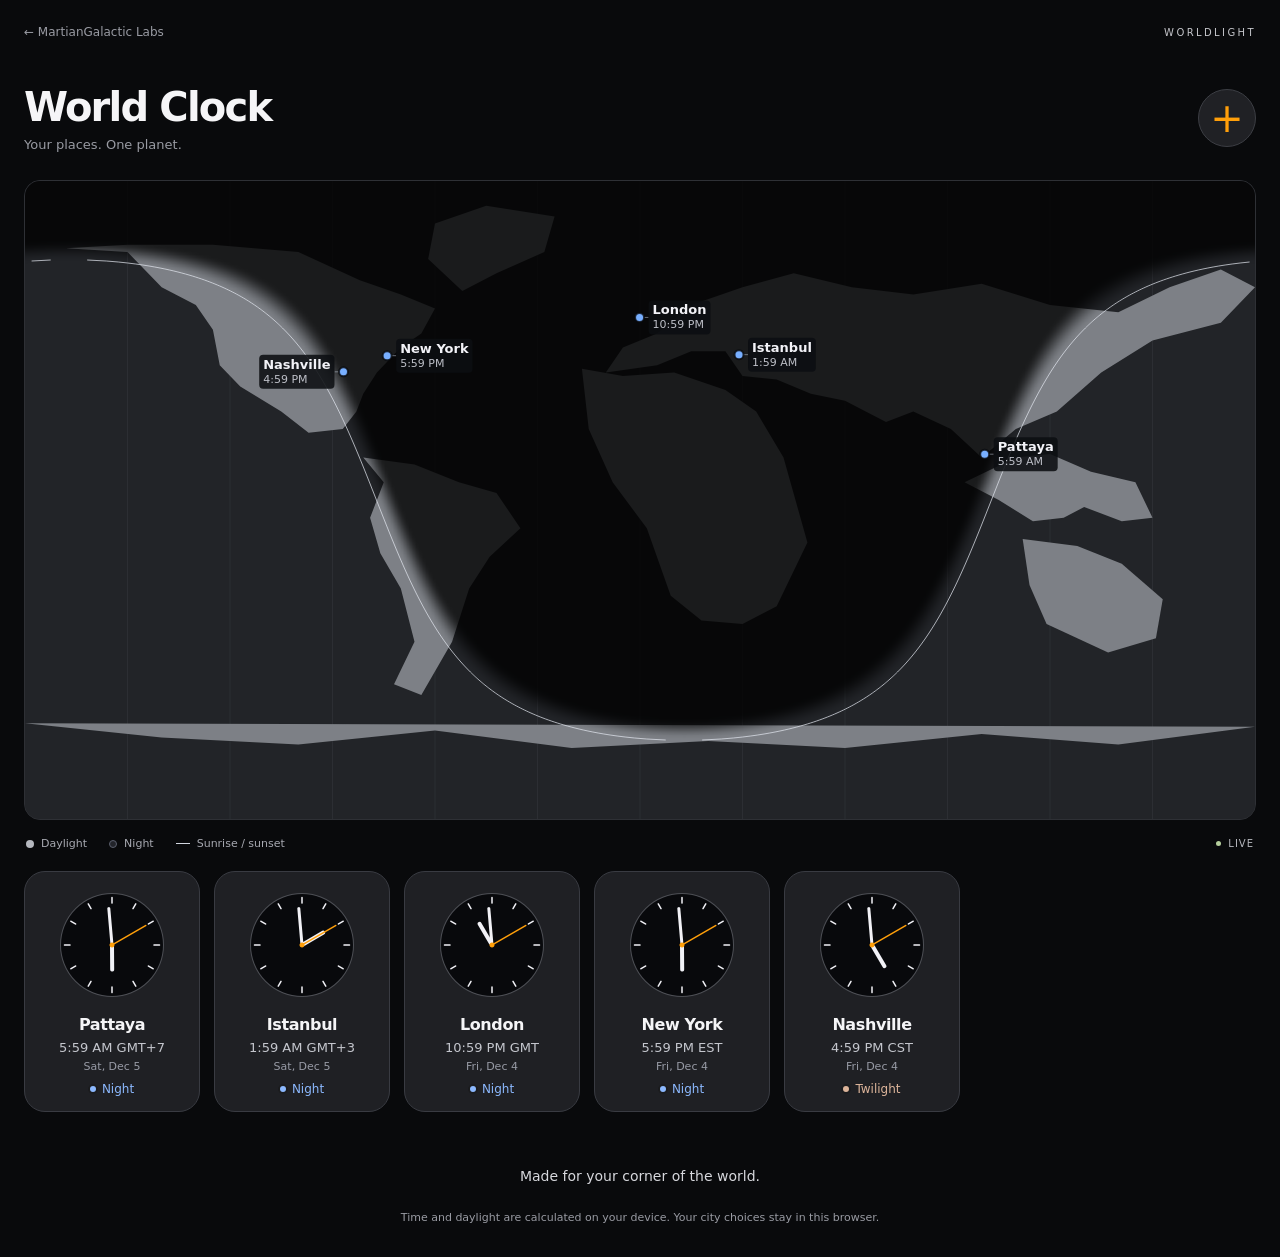
<file: games/worldlight/index.html>
<!doctype html>
<html lang="en">
<head>
<meta charset="utf-8">
<meta name="viewport" content="width=device-width,initial-scale=1,viewport-fit=cover">
<meta name="theme-color" content="#090a0c">
<meta name="robots" content="noindex, nofollow">
<meta name="description" content="Worldlight: your cities, their clocks, and live daylight across the world. A MartianGalactic Labs experiment.">
<title>Worldlight — MartianGalactic Labs</title>
<link rel="icon" href="icon.svg" type="image/svg+xml">
<link rel="stylesheet" href="style.css">
<script type="module" src="app.mjs"></script>
</head>
<body>
<main>
<nav aria-label="Site"><a class="home" href="../../">← MartianGalactic Labs</a><span class="wordmark">WORLDLIGHT</span></nav>
<header><div><h1>World Clock</h1><p>Your places. One planet.</p></div><button id="choose" class="add" aria-label="Choose cities" title="Choose cities">+</button></header>
<section aria-label="World map with live daylight"><div class="map-frame"><canvas id="map" role="img" aria-label="World map showing selected cities and estimated daylight. City times and daylight states are also listed below."></canvas></div>
<div class="legend"><span><i class="day"></i>Daylight</span><span><i class="night"></i>Night</span><span><i class="line"></i>Sunrise / sunset</span><span class="live">Live</span></div></section>
<section id="clocks" class="clocks" aria-label="Selected city clocks" tabindex="0"></section>
<p id="notice" class="notice" role="status"></p>
<footer><p>Made for your corner of the world.</p><p class="privacy">Time and daylight are calculated on your device. Your city choices stay in this browser.</p></footer>
<noscript><p class="notice">Enable JavaScript to see the live world clock.</p></noscript>
</main>
<dialog id="picker" aria-labelledby="picker-title"><form id="city-form"><div class="dialog-head"><div><h2 id="picker-title">Your cities</h2><p>Pick the places you want to keep close.</p></div><button type="button" id="close" aria-label="Close city picker">×</button></div><label class="search-label" for="search">Find a city or time zone</label><input id="search" type="search" placeholder="Try Nashville or Central Time" autocomplete="off"><div id="city-list"></div><p id="empty" hidden>No cities match your search.</p><div class="dialog-actions"><span id="count" aria-live="polite"></span><button type="button" id="cancel">Cancel</button><button id="done" type="submit">Done</button></div></form></dialog>
</body></html>
</file>
<file: experiments/hacker-news-reader/style.css>
@import url('https://fonts.googleapis.com/css2?family=DM+Sans:wght@400;500;600;700&family=Manrope:wght@400;500;600;700;800&display=swap');
:root{--bg:#f7f8fa;--panel:#fff;--ink:#20252d;--muted:#7b818b;--line:#e8eaed;--orange:#ec612e;--tint:#fff0e8;--hover:#fafbfc}*{box-sizing:border-box}body{margin:0;background:var(--bg);color:var(--ink);font-family:'DM Sans',system-ui,sans-serif;font-size:14px}body.dark{--bg:#141619;--panel:#1c1f24;--ink:#e9eaf0;--muted:#9a9fa9;--line:#30343b;--tint:#39271f;--hover:#24272d}a{color:inherit;text-decoration:none}button,input,select{font:inherit}button,a,input,summary,select{outline-offset:5px}button{cursor:pointer;color:inherit}header{height:96px;background:var(--panel);border-bottom:1px solid var(--line);display:flex;align-items:center;padding:0 4.5%;gap:32px;position:sticky;top:0;z-index:5}.brand{display:flex;gap:13px;align-items:center;min-width:235px;font-size:20px;font-weight:700;letter-spacing:-.6px}.brand b{display:grid;place-items:center;background:var(--orange);color:white;border-radius:10px;width:43px;height:43px;font-size:29px;font-weight:500}.brand small{display:block;font-size:8px;color:var(--muted);letter-spacing:2.1px;margin-top:5px}form{display:flex;align-items:center;gap:12px;background:var(--bg);border:1px solid var(--line);border-radius:9px;padding:10px 14px;width:450px;margin-left:auto}form span{font-size:25px;line-height:1;color:var(--muted)}input{width:100%;border:0;background:transparent;color:var(--ink);outline:none;font-size:13px}kbd{color:var(--muted);border:1px solid var(--line);padding:1px 5px;border-radius:4px}.icon{border:1px solid var(--line);border-radius:8px;background:var(--panel);width:36px;height:36px;font-size:19px}.shell{display:grid;grid-template-columns:220px minmax(0,1000px);gap:48px;max-width:1320px;margin:0 auto;padding:42px 28px}aside{position:sticky;top:138px;align-self:start}.nav-label{font-size:9px;letter-spacing:1.7px;color:var(--muted);margin:7px 0 21px 14px;font-weight:700}nav{display:flex;flex-direction:column;gap:5px}nav a{display:flex;align-items:center;gap:12px;padding:13px 16px;color:var(--muted);border-radius:8px;font-size:13px;font-weight:500}nav a span{width:20px;text-align:center;font-size:18px}nav a.active{background:var(--tint);color:var(--orange);font-weight:700}nav a:last-child{margin-top:21px;border-top:1px solid var(--line);border-radius:0;padding-top:24px}nav a em{margin-left:auto;font-size:11px;font-style:normal}.aside-note{margin:45px 13px 25px;color:var(--muted);font-size:11px;line-height:1.8}.aside-note p{font-size:11px;margin-top:10px}.live-dot{display:inline-block;width:6px;height:6px;background:#62a881;border-radius:50%;margin-right:6px}.source-link{font-size:11px;margin:13px;color:var(--muted)}.eyebrow{font-size:10px;letter-spacing:2px;text-transform:uppercase;color:var(--orange);font-weight:700;margin:6px 0 12px}h1{font-family:Manrope,system-ui,sans-serif;font-size:35px;letter-spacing:-1.5px;margin:0;font-weight:800}h1 span{color:var(--orange)}.subtitle{color:var(--muted);font-size:13px;margin:12px 0 29px}.toolbar{display:flex;align-items:center;justify-content:space-between;margin:0 0 17px;font-size:11px;color:var(--muted)}.toolbar strong{font-weight:500;color:var(--ink)}.quiet{border:0;background:none;color:var(--muted);font-size:12px}.stories{border:1px solid var(--line);border-radius:12px;background:var(--panel);overflow:hidden}.story{display:grid;grid-template-columns:30px 1fr 32px;gap:15px;padding:23px 24px;border-bottom:1px solid var(--line)}.story:last-child{border-bottom:0}.story:hover{background:var(--hover)}.rank{font-size:12px;color:#9ca1aa;padding-top:4px;font-variant-numeric:tabular-nums}.story-title{font-size:16px;line-height:1.5;font-weight:600;letter-spacing:-.2px}.story-title:hover{color:var(--orange)}.domain{font-size:10px;font-weight:400;color:var(--muted);margin-left:9px;white-space:nowrap}.meta{display:flex;align-items:center;flex-wrap:wrap;gap:8px;margin-top:11px;font-size:10px;color:var(--muted)}.points{color:var(--orange);font-weight:600}.meta a:hover{text-decoration:underline}.bookmark{background:none;border:0;color:var(--muted);align-self:start;padding:4px;font-size:19px}.bookmark.saved{color:var(--orange)}.comments-link{color:var(--ink);margin-left:5px}.more{display:block;margin:25px auto;padding:12px 30px;background:var(--panel);border:1px solid var(--line);border-radius:7px;font-size:12px}.footer{font-size:10px;line-height:1.8;color:var(--muted);text-align:center;margin:26px 0}.empty{padding:60px 24px;text-align:center;color:var(--muted);line-height:2}.error{color:var(--orange)}.detail{background:var(--panel);border:1px solid var(--line);border-radius:12px;padding:30px;margin-top:20px}.detail h1{font-size:27px;line-height:1.45;letter-spacing:-.8px}.article-link{display:inline-block;margin:20px 10px 10px 0;background:var(--orange);color:white;border-radius:6px;padding:10px 15px;font-size:12px}.prose{font-size:14px;line-height:1.8;overflow-wrap:anywhere}.prose a{color:var(--orange);text-decoration:underline}.prose pre{overflow:auto;background:var(--bg);padding:12px}.discussion-title{font-size:17px;margin:30px 0 18px}.comment{border-left:2px solid var(--line);margin:15px 0 15px 4px;padding-left:18px;min-width:0}.comment summary{list-style:none;cursor:pointer;color:var(--muted);font-size:11px;padding:4px 0}.comment summary strong{color:var(--ink);font-weight:600;margin-right:8px}.comment summary::before{content:'−';margin-right:9px;color:var(--orange)}.comment:not([open])>summary::before{content:'+'}.comment .comment{margin-left:0;padding-left:14px}.comment-body{padding-top:7px}.load-replies{border:1px solid var(--line);background:var(--bg);border-radius:5px;padding:7px 12px;font-size:11px}select{background:var(--panel);color:var(--ink);border:1px solid var(--line);padding:6px;border-radius:5px}#toast{position:fixed;bottom:25px;left:50%;transform:translateX(-50%);background:var(--ink);color:var(--panel);padding:12px 20px;border-radius:8px;opacity:0;pointer-events:none;transition:opacity .2s}#toast.visible{opacity:1}.skeleton{height:100px;border-bottom:1px solid var(--line);background:linear-gradient(100deg,var(--panel) 30%,var(--bg) 50%,var(--panel) 70%);background-size:200% 100%;animation:shimmer 1.5s infinite}@keyframes shimmer{to{background-position:-200% 0}}@media(min-width:1500px){.shell{padding-top:56px}}@media(max-width:850px){header{height:78px;padding:0 22px;gap:15px}.brand{min-width:180px;font-size:17px}.brand b{width:36px;height:36px}.shell{grid-template-columns:155px 1fr;gap:22px;padding:28px 20px}.nav-label{font-size:8px;letter-spacing:1px;margin-left:10px}nav a{padding:12px 10px}h1{font-size:30px}.story{padding:20px 17px;gap:8px;grid-template-columns:22px 1fr 26px}.story-title{font-size:14px}}@media(max-width:600px){header{height:auto;min-height:78px;flex-wrap:wrap;gap:12px;padding:16px 18px}.brand{flex:1}.brand small{font-size:7px}form{order:3;width:100%;padding:8px 12px}kbd{display:none}.shell{display:block;padding:0 15px 24px}aside{position:static}.nav-label,.aside-note,.source-link{display:none}nav{flex-direction:row;overflow:auto;gap:3px;padding:15px 0 23px}nav a{white-space:nowrap;padding:9px 12px;font-size:12px}nav a span{display:none}nav a:last-child{margin:0;border:0;border-radius:8px;padding:9px 12px}nav a em{margin-left:5px}h1{font-size:30px}.subtitle{line-height:1.6;margin-bottom:25px}.eyebrow{margin-top:8px}.story{padding:19px 12px;grid-template-columns:19px 1fr 23px;gap:7px}.story-title{font-size:14px}.domain{display:block;margin:4px 0 0}.meta{gap:5px;font-size:10px}.detail{padding:20px 15px}.detail h1{font-size:23px}.comment{padding-left:12px}.comment .comment{padding-left:10px}.toolbar{gap:8px}.prose{font-size:13px}}
</file>
<file: experiments/hacker-news-reader/mgl.css>
body.dark{--bg:#060a13;--panel:#101a32;--ink:#f6f7ff;--muted:#b9c0d8;--line:#2e3b5c;--orange:#4ce8df;--tint:#15323d;--hover:#16223d;background:radial-gradient(circle at 88% 24%,#6845ff26,transparent 30rem),radial-gradient(circle at 12% 78%,#00cbff12,transparent 30rem),linear-gradient(145deg,#060a13,#0b1530 58%,#180b3f)}.labs-bar{display:flex;align-items:center;justify-content:space-between;gap:14px;padding:12px 4.5%;background:var(--panel);border-bottom:1px solid var(--line);font-size:11px;color:var(--muted)}.labs-bar a{color:var(--orange);font-weight:600}.labs-bar span{font-size:9px;letter-spacing:1.5px}body.dark .brand b{background:linear-gradient(135deg,#4ce8df,#a875ff);color:#071526}body.dark h1 span{background:linear-gradient(90deg,#4ce8df,#6ba8ff,#c056ff);background-clip:text;-webkit-background-clip:text;color:transparent}body.dark .article-link{color:#060a13}body.dark .stories,body.dark .detail{box-shadow:0 20px 55px #0003;border-radius:18px}body.dark .live-dot{background:#5df2b2;box-shadow:0 0 9px #5df2b244}@media(max-width:600px){.labs-bar{padding:12px 18px}.labs-bar span{font-size:7px;letter-spacing:.6px}}
</file>
<file: experiments/sozluk-okuru/style.css>
:root{
  color-scheme:dark;
  --ink:#f1f2f4;--muted:#8f939c;--line:#2b2e35;--line2:#3a3e46;
  --accent:#ff9f0a;--paper:#090a0c;--surface:#15171b;--surface2:#1a1d22;
  --hover:#171a20;--intro:#b2b5bc;--soft:#ff9f0a1a;--faint:#ff9f0a0c;
  --sans:ui-sans-serif,-apple-system,BlinkMacSystemFont,"Segoe UI",sans-serif;
  --mono:"SFMono-Regular",Consolas,"Liberation Mono",monospace;
  --serif:Georgia,"Times New Roman",serif;
}
:root[data-theme="light"]{
  color-scheme:light;--ink:#1e2024;--muted:#737780;--line:#d5d7dc;--line2:#bfc3c9;
  --accent:#a75f00;--paper:#f4f4f2;--surface:#fff;--surface2:#f7f7f4;--hover:#ecece8;
  --intro:#5f636b;--soft:#a75f0018;--faint:#a75f000a;
}
*{box-sizing:border-box}html{background:var(--paper)}body{margin:0;color:var(--ink);background:radial-gradient(900px 420px at 14% -8%,var(--faint),transparent 60%),var(--paper);font-family:var(--sans)}
a{color:inherit;text-decoration:none}button,input,select{font:inherit}.srOnly{position:absolute;width:1px;height:1px;overflow:hidden;clip:rect(0 0 0 0)}
main{width:min(1240px,calc(100% - 44px));margin:0 auto}.topbar{min-height:86px;display:grid;grid-template-columns:1fr minmax(320px,520px) 1fr;align-items:center;border-bottom:1px solid var(--line);gap:30px}
.brand{display:flex;align-items:center;gap:12px;min-width:max-content}.brandMark{display:grid;place-items:center;width:31px;height:31px;color:var(--accent);border:1px solid var(--accent);border-radius:8px;font:700 16px var(--mono);box-shadow:inset 0 0 0 1px var(--soft)}
.brandText{display:flex;flex-direction:column;gap:2px}.brandText strong{font-size:18px;letter-spacing:-.025em}.brandText small,.labs,.status,.eyebrow,.tabs a,.topicBody small,.count small,.previewFlag{font-family:var(--mono);text-transform:uppercase;letter-spacing:.1em}
.brandText small{font-size:8px;color:var(--muted)}
.search{display:flex;background:var(--surface);border:1px solid var(--line2);border-radius:10px;overflow:hidden}.search:focus-within{border-color:var(--accent);box-shadow:0 0 0 3px var(--soft)}
.search input{flex:1;min-width:0;border:0;outline:0;padding:12px 15px;color:var(--ink);background:transparent;font-size:13px}.search button{border:0;border-left:1px solid var(--line);padding:0 18px;color:var(--accent);background:var(--surface2);font:700 10px var(--mono);cursor:pointer}
.headerActions{justify-self:end;display:flex;align-items:center;gap:10px}.labs{padding:7px 9px;border:1px solid var(--line);border-radius:8px;color:var(--muted);font-size:8px}.labs:hover{color:var(--accent);border-color:var(--accent)}
.theme{padding:7px 8px;color:var(--ink);background:var(--surface);border:1px solid var(--line);border-radius:8px;font:600 9px var(--mono)}.status{font-size:9px;color:var(--muted);white-space:nowrap}.status i{display:inline-block;width:6px;height:6px;margin-right:7px;background:#9bc47c;border-radius:50%}
.previewBar{margin:18px 0 0;padding:10px 12px;border:1px solid var(--line);border-radius:9px;background:var(--surface);color:var(--muted);font-size:12px}.previewBar strong{color:var(--accent)}.previewFlag{font-size:8px;color:var(--accent);margin-right:9px}
.hero{min-height:290px;display:flex;align-items:flex-end;justify-content:space-between;gap:36px;padding:58px 0 44px}.eyebrow{margin:0 0 13px;color:var(--accent);font-size:10px}.hero h1,.detailHero h1{margin:0;font-weight:650;font-size:clamp(49px,6.5vw,84px);line-height:.96;letter-spacing:-.055em}
.intro{max-width:650px;margin:24px 0 0;color:var(--intro);font:18px/1.6 var(--serif)}.dateCard{width:184px;padding:18px 0 4px;border-top:1px solid var(--accent)}.dateCard span,.dateCard strong,.dateCard small{display:block}.dateCard span{font:10px var(--mono);color:var(--accent)}.dateCard strong{margin:7px 0 21px;font-size:19px}.dateCard small{padding-top:12px;border-top:1px solid var(--line);color:var(--muted);font:8px var(--mono);text-transform:uppercase}
.tabs{display:flex;border-bottom:1px solid var(--line)}.tabs a{position:relative;padding:14px 28px 16px 0;margin-right:32px;color:var(--muted);font-size:10px}.tabs a.active{color:var(--ink)}.tabs a.active:after{content:"";position:absolute;height:2px;left:0;right:28px;bottom:-1px;background:var(--accent)}
.contentGrid{display:grid;grid-template-columns:minmax(0,1fr) 278px;gap:58px;padding:18px 0 80px}.topic{display:grid;grid-template-columns:48px 1fr 55px 24px;gap:18px;align-items:center;min-height:88px;border-bottom:1px solid var(--line);transition:.16s}.topic:hover{transform:translateX(4px);background:linear-gradient(90deg,var(--faint),transparent 52%)}.rank{color:#6f737b;font:10px var(--mono)}.topicBody{display:flex;flex-direction:column;gap:7px}.topicBody small{color:var(--accent);font-size:8px}.topicBody strong{font:500 20px/1.3 var(--serif)}.count{font:600 13px var(--mono);text-align:right}.count small{display:block;color:var(--muted);font-size:7px}.arrow{color:#686d76}.topic:hover .arrow{color:var(--accent)}
aside{padding-top:20px}.asideHead{display:flex;justify-content:space-between;padding-bottom:12px;border-bottom:1px solid var(--line2);font:650 9px var(--mono);text-transform:uppercase;letter-spacing:.12em}.asideHead em{color:var(--accent);font-style:normal}.emptyState,.readerNote{border:1px solid var(--line);background:var(--surface);padding:20px}.emptyState{border-top:0;text-align:center}.bookmark{display:block;color:var(--accent);font-size:28px;transform:rotate(45deg)}.emptyState p,.readerNote p{margin:7px 0 0;color:var(--muted);font:13px/1.55 var(--serif)}.readerNote{margin-top:24px;border-radius:10px}.readerNote span{color:var(--accent);font:650 8px var(--mono);text-transform:uppercase;letter-spacing:.12em}.savedList{border-bottom:1px solid var(--line)}.savedList a{display:flex;justify-content:space-between;padding:13px 4px;border-bottom:1px solid var(--line);font:500 14px/1.35 var(--serif)}.savedList a:hover{color:var(--accent)}
.detailHero{min-height:258px;display:flex;align-items:flex-end;justify-content:space-between;gap:30px;padding:58px 0 38px;border-bottom:1px solid var(--line)}.detailHero h1{max-width:900px;font-size:clamp(40px,5.5vw,70px)}.back{display:inline-block;margin:18px 0;color:var(--accent);font:650 9px var(--mono);text-transform:uppercase}.saveButton{padding:11px 15px;border:1px solid var(--accent);border-radius:9px;color:var(--accent);background:transparent;font:650 9px var(--mono);text-transform:uppercase;cursor:pointer}
.readingColumn{width:min(790px,100%);margin:0 auto;padding:25px 0 80px}.entryCard{padding:34px 0 25px;border-bottom:1px solid var(--line)}.entryText{white-space:pre-wrap;font:19px/1.7 var(--serif)}.entryCard footer{display:flex;flex-wrap:wrap;gap:9px 17px;margin-top:23px;color:#737780;font:9px var(--mono)}.entryCard footer a:first-child{color:var(--accent);font-weight:700}.entryId{margin-left:auto}.emptyResults{padding:48px 0;color:var(--muted);font:18px var(--serif)}
@media(max-width:980px){.topbar{grid-template-columns:auto 1fr;padding:16px 0;gap:14px 20px}.search{grid-column:1/-1;grid-row:2}.contentGrid{grid-template-columns:minmax(0,1fr) 235px;gap:34px}.status{display:none}}
@media(max-width:780px){main{width:min(100% - 28px,620px)}.topbar{grid-template-columns:1fr auto}.brandText small,.labs{display:none}.hero{min-height:250px;padding:44px 0 32px}.hero h1{font-size:clamp(43px,13vw,62px)}.dateCard{display:none}.contentGrid{grid-template-columns:1fr;gap:30px}.topic{grid-template-columns:34px 1fr 40px 16px;gap:10px}.topicBody strong{font-size:18px}aside{display:none}.tabs a{margin-right:13px;padding-right:18px}.detailHero{display:block;padding:42px 0 28px}.saveButton{margin-top:23px}.entryText{font-size:18px}}

.status.liveApi i{background:#70c98d;box-shadow:0 0 10px #70c98d88}
.liveBar{border-color:#355442;background:#101914}
.loadingView{min-height:48vh;display:grid;place-items:center;align-content:center;gap:14px;color:var(--muted);font:10px var(--mono);text-transform:uppercase;letter-spacing:.12em}
.loadingView span{width:22px;height:22px;border:2px solid var(--line);border-top-color:var(--accent);border-radius:50%;animation:spin .8s linear infinite}
@keyframes spin{to{transform:rotate(360deg)}}
.pager{display:flex;align-items:center;justify-content:center;gap:17px;padding:30px 0;font:650 9px var(--mono);text-transform:uppercase;letter-spacing:.08em}
.pagerSteps{display:flex;gap:7px}.pager a,.pageJump button{padding:9px 11px;border:1px solid var(--line);background:var(--surface);color:var(--muted)}
.pager a:hover,.pageJump button:hover{border-color:var(--accent);color:var(--accent)}.pager a.disabled{pointer-events:none;opacity:.4}
.pageJump{display:flex;align-items:center;gap:8px;color:var(--muted)}.pageJump input[type=number]{width:58px;padding:8px 5px;border:1px solid var(--line);color:var(--ink);background:var(--surface);text-align:center;font:650 10px var(--mono)}
.pageJump button{color:var(--accent);cursor:pointer}.topicTools{display:grid;grid-template-columns:auto 1fr auto;align-items:center;border-bottom:1px solid var(--line)}
.topicTools .topicBack{grid-column:1;color:var(--muted);font:650 9px var(--mono);text-transform:uppercase;letter-spacing:.08em}.topicTools .pager{grid-column:2;padding:14px 0}
.entryLink{color:var(--accent);text-decoration:underline;text-decoration-color:#ff9f0a55;text-underline-offset:3px}.entryLink:hover{text-decoration-color:var(--accent)}
.profileHero{display:flex;align-items:center;gap:30px;min-height:280px;border-bottom:1px solid var(--line)}.profileHero h1{max-width:880px;margin:0;font-weight:650;font-size:clamp(42px,6vw,72px);line-height:1;letter-spacing:-.04em}
.profileHero p:last-child{max-width:580px;margin:14px 0 0;color:var(--muted);font:17px/1.5 var(--serif)}.avatar{display:grid;place-items:center;flex:none;width:92px;height:92px;border:1px solid var(--accent);border-radius:50%;color:var(--accent);background:var(--soft);font:700 42px var(--mono)}
.profileStats{display:grid;grid-template-columns:repeat(4,1fr);border-bottom:1px solid var(--line)}.profileStats div{padding:28px 0;border-right:1px solid var(--line);text-align:center}.profileStats div:last-child{border:0}.profileStats strong,.profileStats span{display:block}.profileStats strong{font:600 27px var(--serif)}.profileStats span{margin-top:5px;color:var(--muted);font:8px var(--mono);text-transform:uppercase;letter-spacing:.08em}
.backLink{display:inline-block;margin:30px 0;color:var(--accent);font:650 9px var(--mono);text-transform:uppercase}.errorView{width:min(700px,100%);padding:90px 0}.errorView span{color:var(--accent);font:650 9px var(--mono);text-transform:uppercase}.errorView h1{margin:14px 0 20px;font-size:clamp(42px,6vw,64px);letter-spacing:-.04em}.errorView p{color:var(--muted);font:18px/1.5 var(--serif)}.errorView a{display:inline-block;margin-top:18px;padding:10px 15px;border:1px solid var(--accent);color:var(--accent);font:650 9px var(--mono);text-transform:uppercase}
@media(max-width:780px){.topicTools{display:block;padding:12px 0}.topicTools .topicBack{display:inline-block;margin-bottom:10px}.topicTools .pager{padding:5px 0}.pager{flex-wrap:wrap;gap:10px 14px}.pagerSteps{order:2}.pagerSteps:last-child{order:3}.pageJump{width:100%;justify-content:center;order:1}.profileHero{min-height:240px;gap:18px}.avatar{width:64px;height:64px;font-size:30px}.profileStats{grid-template-columns:repeat(2,1fr)}.profileStats div:nth-child(2){border-right:0}.profileStats div:nth-child(-n+2){border-bottom:1px solid var(--line)}}
</file>
<file: games/worldlight/style.css>
:root{color-scheme:dark;font-family:system-ui,-apple-system,BlinkMacSystemFont,"Segoe UI",sans-serif;background:#090a0c;color:#f5f5f7;--muted:#999ba3;--accent:#ff9f0a}*{box-sizing:border-box}body{margin:0}main{max-width:1400px;margin:auto;padding:env(safe-area-inset-top) max(24px,env(safe-area-inset-right)) env(safe-area-inset-bottom) max(24px,env(safe-area-inset-left))}a{color:inherit}nav{display:flex;align-items:center;justify-content:space-between;gap:16px;padding:25px 0;color:var(--muted);font-size:12px}.home{text-decoration:none}.home:hover{color:white}.wordmark{font-size:10px;letter-spacing:.24em;color:#c4c5ca}header{display:flex;align-items:center;justify-content:space-between;padding:20px 0 28px}h1{font-size:clamp(27px,4vw,40px);letter-spacing:-.045em;margin:0}header p{color:var(--muted);margin:7px 0 0;font-size:13px}button,input{font:inherit}button{cursor:pointer;border:1px solid #3c3e44;background:#202125;color:white;border-radius:12px;min-height:44px;padding:8px 16px}button:hover{background:#303238}button:disabled{opacity:.4;cursor:default}:focus-visible{outline:2px solid var(--accent);outline-offset:4px}.add{width:58px;height:58px;padding:0;border-radius:50%;font-size:40px;line-height:1;color:var(--accent);font-weight:300}.map-frame{height:clamp(360px,51vw,640px);border:1px solid #2e3035;border-radius:16px;overflow:hidden;background:#222428}#map{display:block;width:100%;height:100%}.legend{display:flex;gap:22px;align-items:center;padding:17px 2px;color:#a7a9b1;font-size:11px}.legend span{display:flex;align-items:center;gap:7px}.legend i{display:inline-block;width:8px;height:8px;border-radius:50%;background:#b5b8bf}.legend .night{background:#22242a;border:1px solid #5b606e}.legend .line{height:1px;width:14px;border-radius:0;background:#d1d6df}.legend .live{margin-left:auto;font-size:10px;text-transform:uppercase;letter-spacing:.1em;color:#b6b8be}.live:before{content:"";width:5px;height:5px;background:#b5ce9d;border-radius:50%}.clocks{display:flex;gap:14px;overflow-x:auto;padding:4px 0 14px;scroll-snap-type:x proximity;scrollbar-width:thin;scrollbar-color:#3b3d45 transparent}.card{flex:0 0 176px;scroll-snap-align:start;background:#1f2024;border:1px solid #393b42;border-radius:21px;padding:19px 12px 15px;text-align:center}.face{display:block;width:108px;height:108px;margin:0 auto 16px}.card h2{font-size:16px;letter-spacing:-.025em;margin:0 0 6px}.card .time{font-size:13px;color:#c4c6cd;font-variant-numeric:tabular-nums;white-space:nowrap}.card .date{font-size:11px;color:#989ba6;margin-top:5px}.card .state{display:inline-flex;align-items:center;justify-content:center;gap:6px;font-size:12px;margin-top:9px;color:#8cb9ff}.card .state::before{content:"";width:6px;height:6px;border-radius:50%;background:currentColor;box-shadow:0 0 0 2px #1114}.card .state.daylight{color:#ffbe50}.card .state.twilight{color:#dcb49a}.notice:empty{display:none}.notice{font-size:12px;color:#c5bba9}footer{padding:28px 0 30px;text-align:center}footer>p:first-child{color:#d7d8dd;font-size:14px}.download{display:inline-flex;gap:24px;align-items:center;padding:13px 18px;border:1px solid #34363d;border-radius:12px;text-decoration:none;font-size:12px}.download:hover{border-color:#ff9f0a}.download span{color:var(--accent)}footer small{display:block;color:#999ba3;font-size:10px;margin-top:9px}.privacy{color:#999ba3;font-size:11px;margin:25px 0 0;line-height:1.6}dialog{width:min(480px,calc(100% - 24px));max-height:85dvh;padding:24px;border:1px solid #41434a;border-radius:22px;background:#191a1f;color:#f5f5f7;box-shadow:0 30px 100px #0009}dialog::backdrop{background:#000a;backdrop-filter:blur(5px)}.dialog-head{display:flex;justify-content:space-between;align-items:flex-start;gap:12px}h2{margin:0;font-size:23px}.dialog-head p{font-size:12px;color:#a7a9b1}.dialog-head button{font-size:24px;padding:0;min-width:44px}.search-label{display:block;font-size:12px;margin:18px 0 8px;color:#bcbec6}input[type=search]{width:100%;padding:12px;border-radius:10px;border:1px solid #454750;background:#101115;color:white;font-size:14px}#city-list{max-height:40dvh;overflow:auto;margin-top:14px}.city-choice{display:flex;align-items:center;gap:12px;padding:12px 4px;cursor:pointer;border-bottom:1px solid #2a2c32;font-size:14px}.city-choice input{width:19px;height:19px;accent-color:var(--accent)}.city-choice small{display:block;color:#999ba3;font-size:11px;margin-top:3px;line-height:1.35}.dialog-actions{display:flex;align-items:center;gap:8px;margin-top:20px}#count{margin-right:auto;font-size:11px;color:#b4b6bf}#done{background:var(--accent);border-color:var(--accent);color:#17120a;font-weight:650}#empty{color:#b4b6bf;font-size:13px}@media(max-width:600px){main{padding-left:max(14px,env(safe-area-inset-left));padding-right:max(14px,env(safe-area-inset-right))}nav{padding:20px 0 10px}.wordmark{font-size:9px}header{padding:24px 0}.add{width:50px;height:50px;font-size:35px}.map-frame{height:440px;border-radius:12px}.legend{gap:12px;font-size:10px}.card{flex-basis:156px}.face{width:100px;height:100px}.legend .live{display:none}dialog{padding:18px}}
</file>
